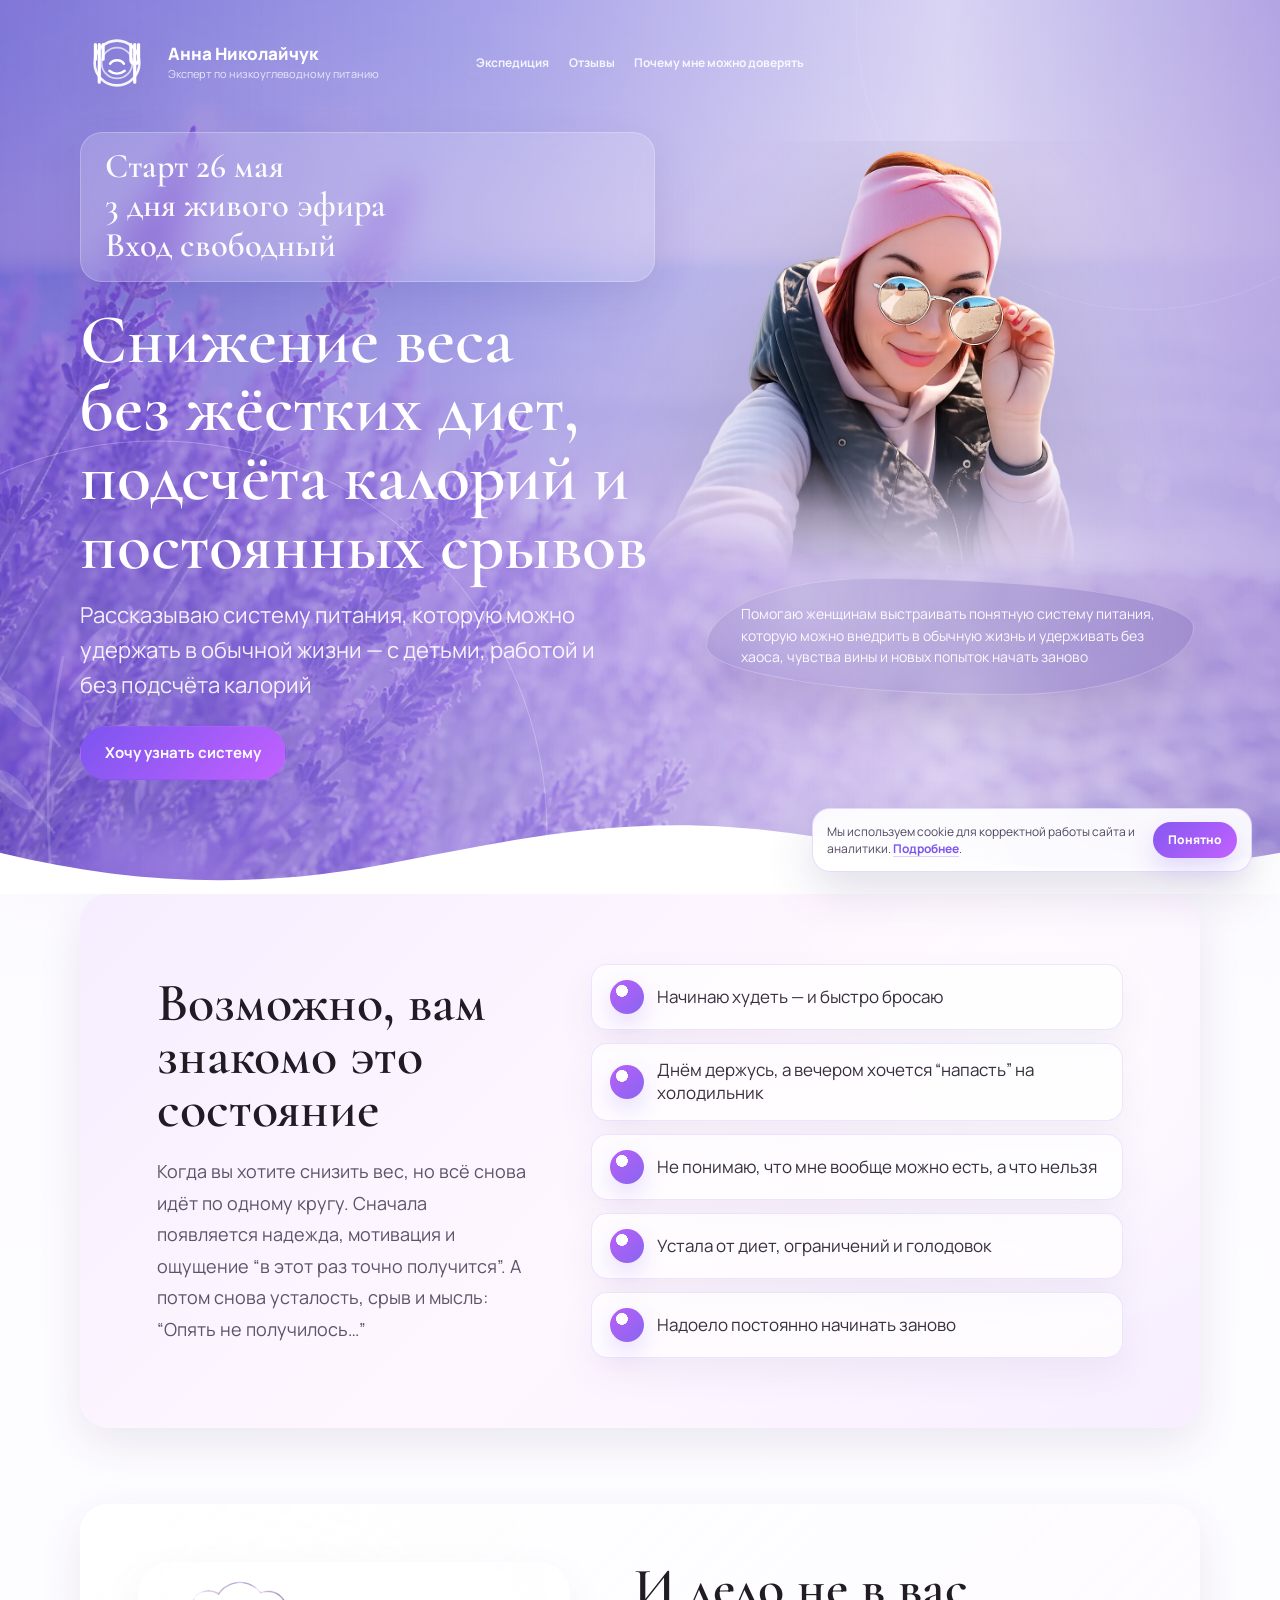
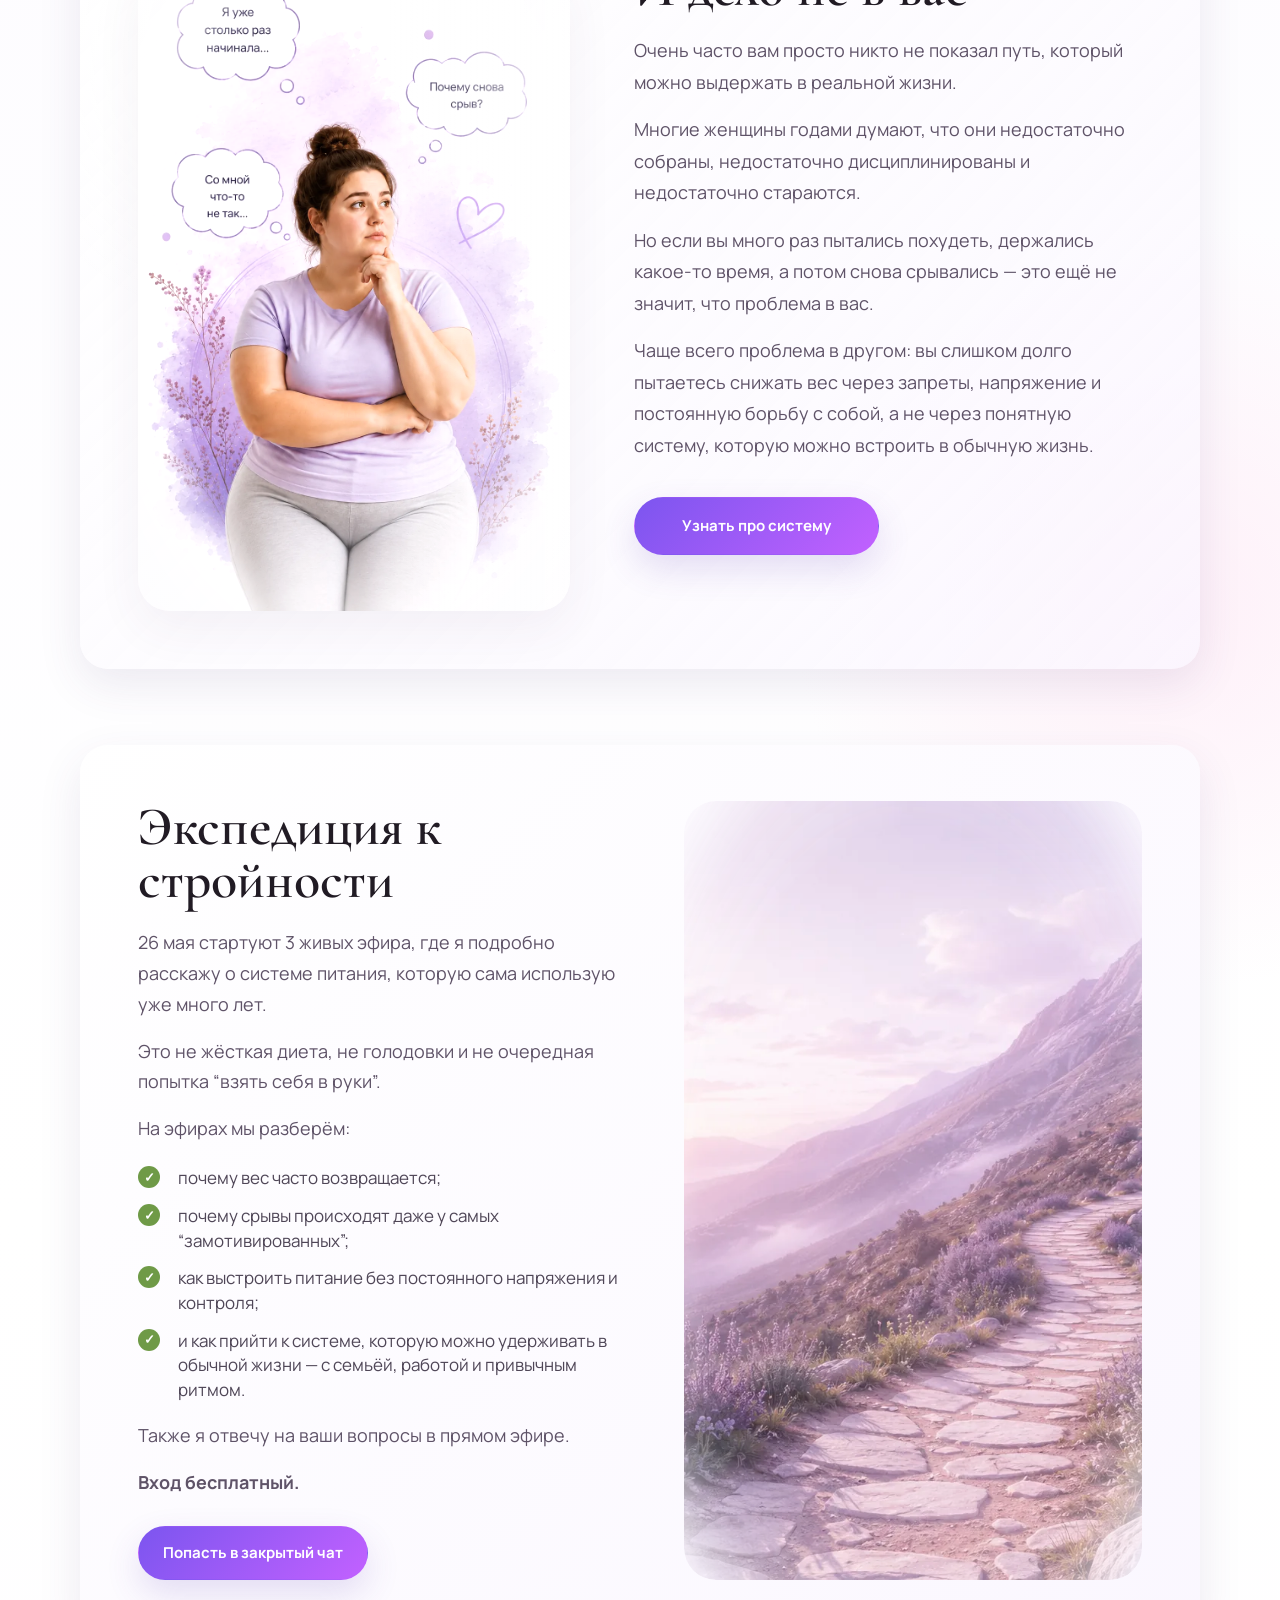
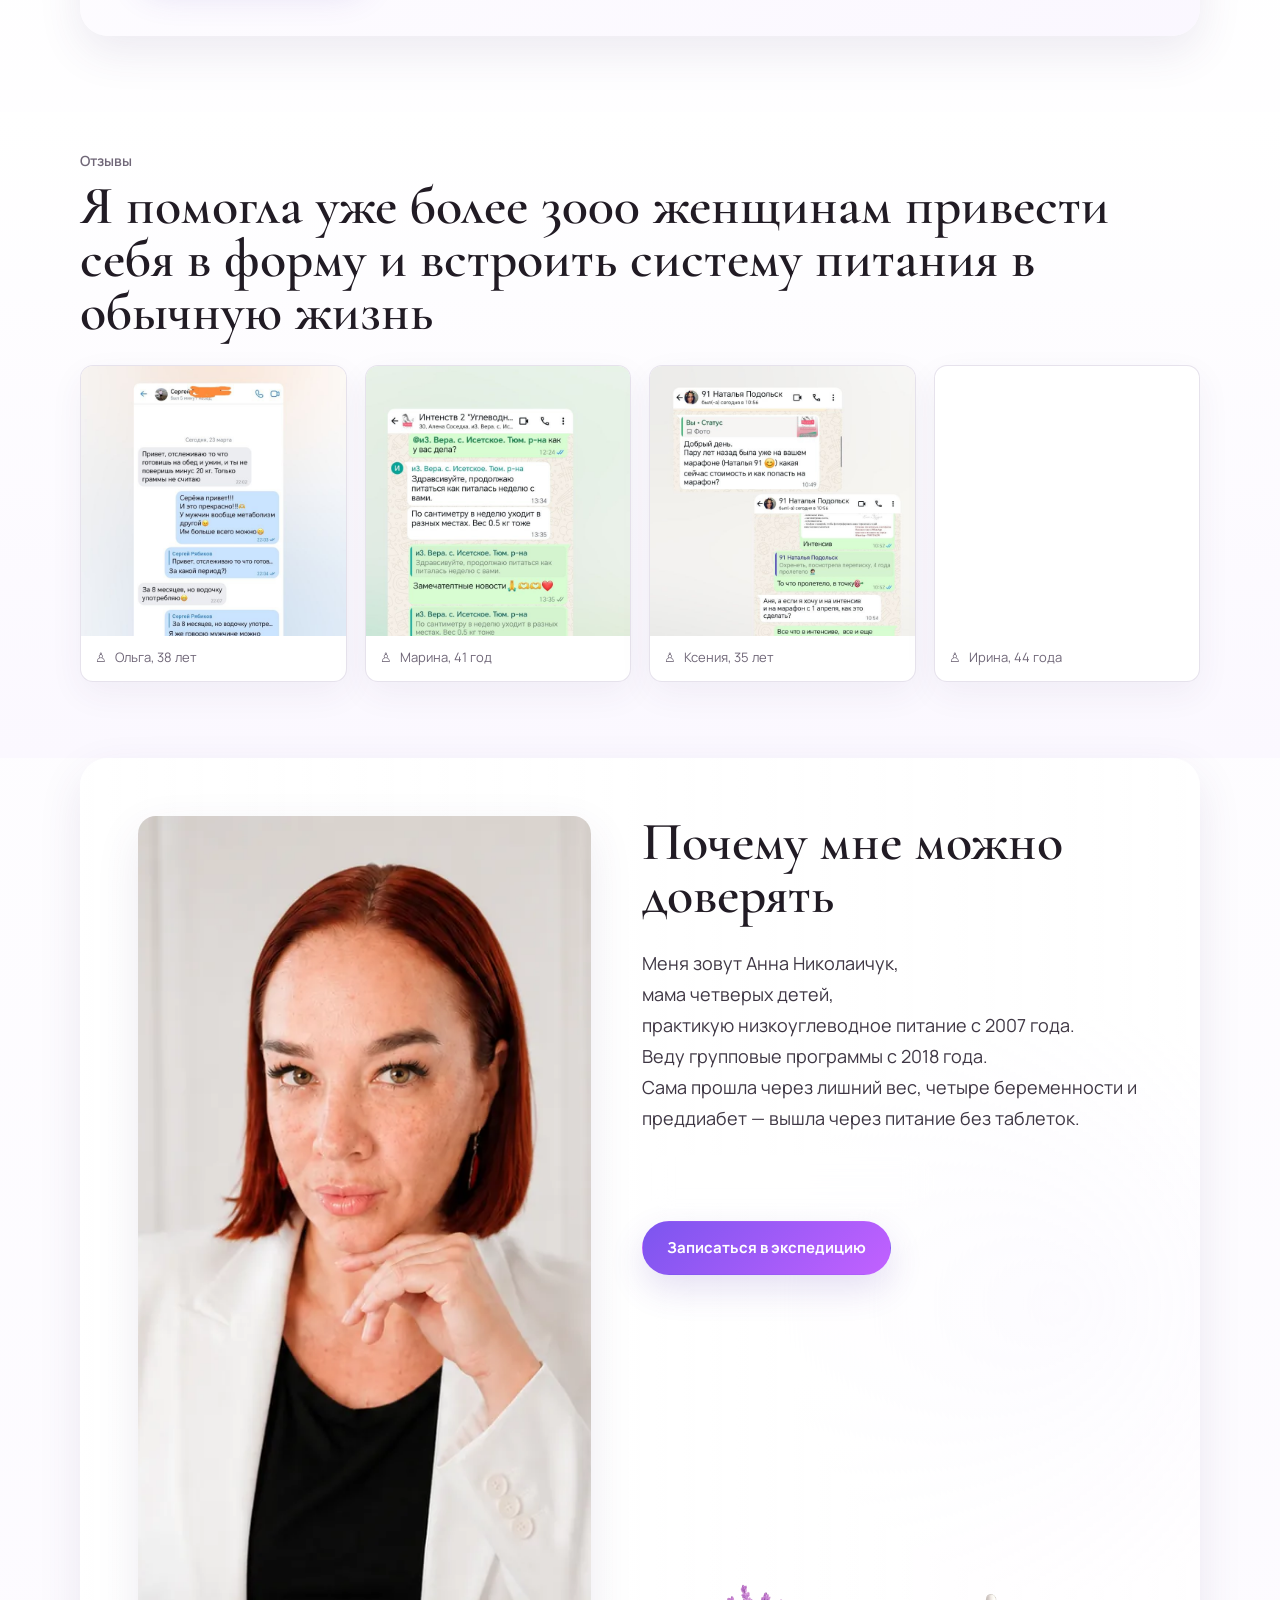
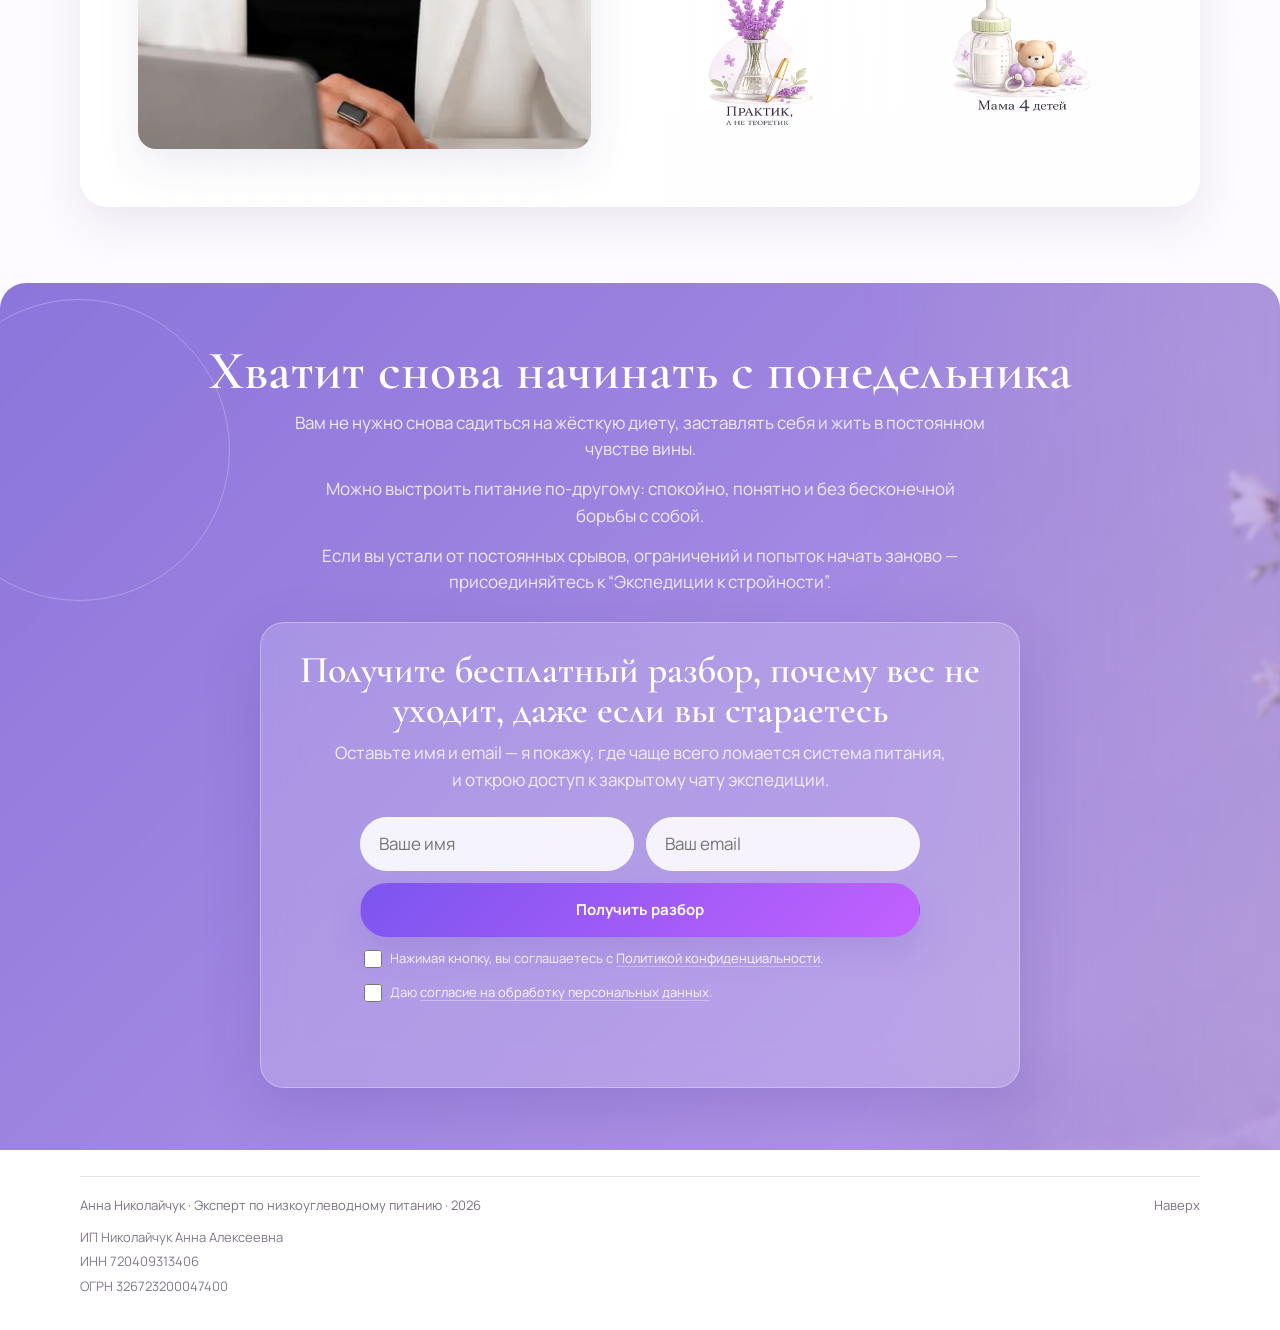
<file: index.html>
<!doctype html>
<html lang="ru">
  <head>
    <meta charset="UTF-8" />
    <meta name="viewport" content="width=device-width, initial-scale=1.0" />
    <meta
      name="description"
      content="Система питания для женщин, которую можно удержать в обычной жизни: без диет, срывов, отдельного меню для семьи и подсчета калорий."
    />
    <title>Анна Николайчук | Худеем без диет и срывов</title>
    <link rel="preconnect" href="https://fonts.googleapis.com" />
    <link rel="preconnect" href="https://fonts.gstatic.com" crossorigin />
    <link
      href="https://fonts.googleapis.com/css2?family=Cormorant+Garamond:wght@500;600;700&family=Manrope:wght@400;500;600;700&display=swap"
      rel="stylesheet"
    />
    <link rel="icon" type="image/svg+xml" href="foto/лого.svg" />
    <!-- Yandex.Metrika counter -->
    <script type="text/javascript">
      (function (m, e, t, r, i, k, a) {
        m[i] =
          m[i] ||
          function () {
            (m[i].a = m[i].a || []).push(arguments);
          };
        m[i].l = 1 * new Date();
        for (var j = 0; j < document.scripts.length; j++) {
          if (document.scripts[j].src === r) {
            return;
          }
        }
        (k = e.createElement(t)),
          (a = e.getElementsByTagName(t)[0]),
          (k.async = 1),
          (k.src = r),
          a.parentNode.insertBefore(k, a);
      })(window, document, "script", "https://mc.yandex.ru/metrika/tag.js?id=109141188", "ym");

      ym(109141188, "init", {
        ssr: true,
        webvisor: true,
        clickmap: true,
        ecommerce: "dataLayer",
        referrer: document.referrer,
        url: location.href,
        accurateTrackBounce: true,
        trackLinks: true,
      });
    </script>
    <!-- /Yandex.Metrika counter -->
    <style>
      :root {
        --bg: #fbf9ff;
        --bg-warm: #fffaf6;
        --panel: rgba(255, 255, 255, 0.74);
        --panel-strong: rgba(255, 255, 255, 0.9);
        --ink: #211b24;
        --muted: #706778;
        --soft: #f2eafd;
        --soft-2: #ece7ff;
        --violet: #7c55ef;
        --violet-2: #c261ff;
        --violet-3: #9f8cff;
        --green: #6f9a47;
        --line: rgba(99, 78, 137, 0.16);
        --white-line: rgba(255, 255, 255, 0.42);
        --shadow: 0 24px 70px rgba(91, 68, 137, 0.16);
        --shadow-soft: 0 16px 44px rgba(79, 58, 121, 0.1);
        --radius: 20px;
        --radius-lg: 28px;
        --container: 1120px;
        --sans: "Manrope", Arial, sans-serif;
        --serif: "Cormorant Garamond", Georgia, serif;
      }

      * {
        box-sizing: border-box;
      }

      html {
        scroll-behavior: smooth;
        scroll-padding-top: 108px;
      }

      body {
        margin: 0;
        min-width: 320px;
        color: var(--ink);
        background:
          radial-gradient(circle at 8% 8%, rgba(160, 129, 252, 0.17), transparent 28rem),
          radial-gradient(circle at 92% 36%, rgba(255, 222, 240, 0.42), transparent 24rem),
          linear-gradient(180deg, #fbf9ff 0%, #fff 46%, #fbf8ff 100%);
        font-family: var(--sans);
        font-size: 17px;
        line-height: 1.55;
        overflow-x: hidden;
      }

      html,
      body,
      .page {
        max-width: 100%;
      }

      img,
      svg {
        display: block;
        max-width: 100%;
      }

      a {
        color: inherit;
        text-decoration: none;
      }

      button,
      input {
        font: inherit;
      }

      .page {
        position: relative;
        overflow: hidden;
      }

      .container {
        width: min(100% - 36px, var(--container));
        margin-inline: auto;
      }

      .section {
        position: relative;
        padding: clamp(44px, 6vw, 76px) 0;
      }

      .section-shell {
        position: relative;
        overflow: hidden;
        border-radius: var(--radius-lg);
        background: linear-gradient(135deg, rgba(255, 255, 255, 0.84), rgba(246, 239, 255, 0.75));
        box-shadow: var(--shadow-soft);
      }

      .section-kicker {
        margin: 0 0 8px;
        color: var(--muted);
        font-size: 14px;
        font-weight: 600;
      }

      h1,
      h2,
      h3,
      p {
        margin-top: 0;
      }

      h1,
      h2 {
        font-family: var(--serif);
        font-weight: 600;
        letter-spacing: 0;
        line-height: 0.98;
      }

      h1 {
        max-width: 660px;
        margin-bottom: 18px;
        color: #fff;
        font-size: clamp(44px, 5.5vw, 70px);
        overflow-wrap: break-word;
        text-wrap: balance;
      }

      h2 {
        margin-bottom: 26px;
        font-size: clamp(34px, 4.4vw, 54px);
        overflow-wrap: break-word;
      }

      h3 {
        margin-bottom: 9px;
        font-size: 19px;
        line-height: 1.25;
      }

      .button {
        --button-bg: rgba(255, 255, 255, 0.22);
        --button-color: #fff;
        display: inline-flex;
        align-items: center;
        justify-content: center;
        gap: 10px;
        max-width: 100%;
        min-height: 54px;
        min-width: 0;
        padding: 15px 24px;
        border: 1px solid rgba(255, 255, 255, 0.4);
        border-radius: 999px;
        color: var(--button-color);
        background: var(--button-bg);
        box-shadow: 0 14px 34px rgba(93, 62, 180, 0.16);
        font-size: 15px;
        font-weight: 700;
        line-height: 1.2;
        overflow-wrap: anywhere;
        text-align: center;
        white-space: normal;
        transition:
          transform 0.25s ease,
          box-shadow 0.25s ease,
          border-color 0.25s ease;
      }

      .button:hover {
        transform: translateY(-3px) scale(1.035);
        box-shadow: 0 18px 44px rgba(93, 62, 180, 0.22);
      }

      .button:active {
        transform: translateY(-1px) scale(1.06);
      }

      .button-primary {
        --button-bg: linear-gradient(135deg, var(--violet), var(--violet-2));
        --button-color: #fff;
        border-color: transparent;
      }

      .button-ghost {
        background: rgba(255, 255, 255, 0.32);
        border-color: rgba(255, 255, 255, 0.72);
        color: #fff;
        backdrop-filter: blur(14px);
      }

      .hero-actions .button-ghost {
        background: rgba(70, 48, 148, 0.34);
        border-color: rgba(255, 255, 255, 0.86);
        box-shadow: 0 18px 42px rgba(50, 35, 110, 0.18);
      }

      .button-blue {
        --button-bg: #2f83c9;
        --button-color: #fff;
        border-color: transparent;
      }

      .button-light {
        --button-bg: #fff;
        --button-color: var(--violet);
        border-color: rgba(124, 85, 239, 0.16);
      }

      .icon {
        position: relative;
        display: inline-grid;
        width: 34px;
        height: 34px;
        place-items: center;
        flex: 0 0 auto;
        border-radius: 50%;
        color: var(--violet);
        background: linear-gradient(135deg, rgba(124, 85, 239, 0.16), rgba(194, 97, 255, 0.08));
      }

      .icon svg {
        width: 19px;
        height: 19px;
        stroke: currentColor;
        stroke-width: 1.8;
        fill: none;
        stroke-linecap: round;
        stroke-linejoin: round;
      }

      .icon img {
        width: 20px;
        height: 20px;
        object-fit: contain;
      }

      .site-header {
        position: absolute;
        inset: 0 0 auto;
        z-index: 50;
        padding: 26px 0;
        color: #fff;
      }

      .header-inner {
        display: grid;
        grid-template-columns: 1fr auto 1fr;
        align-items: center;
        gap: 24px;
      }

      .brand {
        display: inline-grid;
        grid-template-columns: 74px auto;
        align-items: center;
        gap: 14px;
        min-width: 0;
      }

      .brand-mark {
        display: grid;
        place-items: center;
        width: 74px;
        height: 74px;
        border-radius: 0;
        color: #fff;
        filter: drop-shadow(0 12px 22px rgba(67, 46, 120, 0.16));
      }

      .brand-mark svg {
        width: 100%;
        height: 100%;
        overflow: visible;
      }

      .brand-mark svg * {
        vector-effect: non-scaling-stroke;
      }

      .brand-name {
        display: block;
        color: #fff;
        font-weight: 800;
        line-height: 1.2;
      }

      .brand-sub {
        display: block;
        color: rgba(255, 255, 255, 0.78);
        font-size: 11px;
      }

      .nav {
        display: flex;
        align-items: center;
        justify-content: center;
        gap: clamp(10px, 1.5vw, 22px);
        color: rgba(255, 255, 255, 0.88);
        font-size: 12px;
        font-weight: 700;
      }

      .nav a {
        transition: color 0.2s ease;
      }

      .nav a:hover {
        color: #fff;
      }

      .header-cta {
        justify-self: end;
        min-height: 42px;
        padding: 10px 20px;
        font-size: 12px;
      }

      .hero {
        position: relative;
        min-height: 690px;
        padding: 112px 0 92px;
        color: #fff;
        background:
          linear-gradient(90deg, rgba(115, 90, 198, 0.92) 0%, rgba(136, 116, 214, 0.78) 38%, rgba(157, 134, 216, 0.42) 74%, rgba(126, 104, 201, 0.72) 100%),
          radial-gradient(circle at 72% 18%, rgba(255, 255, 255, 0.2), transparent 24rem);
        overflow: hidden;
        border-bottom-left-radius: 0;
        border-bottom-right-radius: 0;
      }

      .hero::before,
      .hero::after {
        content: "";
        position: absolute;
        inset: auto auto 0 0;
        width: 62vw;
        height: 62vw;
        max-width: 780px;
        max-height: 780px;
        border: 1px solid rgba(255, 255, 255, 0.28);
        border-radius: 50%;
        translate: -30% 42%;
        pointer-events: none;
      }

      .hero::after {
        inset: -30% -12% auto auto;
        width: 45vw;
        height: 45vw;
        translate: 0;
        opacity: 0.4;
      }

      .hero-bg {
        position: absolute;
        inset: 0;
        width: 100%;
        height: 100%;
        object-fit: cover;
        object-position: center;
        opacity: 0.72;
        mix-blend-mode: soft-light;
      }

      .hero-wave {
        position: absolute;
        left: 0;
        right: 0;
        bottom: -1px;
        z-index: 4;
        height: clamp(64px, 8vw, 118px);
        color: #fff;
        pointer-events: none;
      }

      .hero-wave svg {
        width: 100%;
        height: 100%;
      }

      .hero-grid {
        position: relative;
        z-index: 2;
        display: grid;
        grid-template-columns: minmax(0, 1fr) minmax(340px, 0.86fr);
        align-items: center;
        gap: clamp(28px, 4vw, 60px);
      }

      .hero-copy {
        max-width: 700px;
        min-width: 0;
        padding-top: 20px;
      }

      .hero-badge {
        display: inline-flex;
        align-items: center;
        gap: 8px;
        max-width: 100%;
        margin-bottom: 32px;
        padding: 10px 16px;
        border: 1px solid rgba(255, 255, 255, 0.22);
        border-radius: 999px;
        color: rgba(255, 255, 255, 0.98);
        background: rgba(255, 255, 255, 0.2);
        font-size: 15px;
        font-weight: 700;
        backdrop-filter: blur(16px);
      }

      .hero-start {
        display: grid;
        gap: 4px;
        width: min(100%, 660px);
        max-width: 660px;
        margin-bottom: 24px;
        padding: 16px 24px 18px;
        border: 1px solid rgba(255, 255, 255, 0.24);
        border-radius: 22px;
        color: rgba(255, 255, 255, 0.96);
        background: rgba(255, 255, 255, 0.16);
        box-shadow: 0 18px 46px rgba(67, 46, 120, 0.12);
        font-family: var(--serif);
        font-size: clamp(25px, 2.7vw, 38px);
        font-weight: 600;
        line-height: 1.02;
        backdrop-filter: blur(16px);
      }

      .hero-badge svg {
        width: 16px;
        height: 16px;
        fill: none;
        stroke: currentColor;
        stroke-width: 2;
      }

      .hero-lead {
        max-width: 520px;
        margin-bottom: 24px;
        color: rgba(255, 255, 255, 0.9);
        font-size: clamp(17px, 2vw, 22px);
        line-height: 1.58;
      }

      .hero-actions {
        display: flex;
        flex-wrap: wrap;
        gap: 16px;
        margin-bottom: 22px;
      }

      .hero-note {
        margin: 0;
        color: rgba(255, 255, 255, 0.78);
        font-size: 14px;
      }

      .hero-person {
        position: relative;
        min-height: 560px;
      }

      .hero-person::before,
      .hero-person::after {
        content: "";
        display: none;
      }

      .hero-person img {
        position: absolute;
        right: -44px;
        top: -36px;
        bottom: auto;
        width: min(690px, 53vw);
        height: auto;
        border-radius: 0;
        object-fit: contain;
        object-position: center bottom;
        max-width: none;
        opacity: 1;
        z-index: 1;
        filter: drop-shadow(0 34px 70px rgba(54, 41, 88, 0.28));
        -webkit-mask-image: linear-gradient(to bottom, #000 0 58%, rgba(0, 0, 0, 0.88) 70%, rgba(0, 0, 0, 0.34) 82%, transparent 96%);
        mask-image: linear-gradient(to bottom, #000 0 58%, rgba(0, 0, 0, 0.88) 70%, rgba(0, 0, 0, 0.34) 82%, transparent 96%);
        transition: transform 0.8s cubic-bezier(.2,.8,.2,1), filter 0.8s ease;
      }

      .hero-photo-note {
        position: absolute;
        right: 6px;
        bottom: 42px;
        z-index: 3;
        max-width: 510px;
        margin: 0;
        padding: 24px 34px 26px;
        border: 1px solid rgba(255, 255, 255, 0.26);
        border-radius: 34% 66% 38% 62% / 58% 42% 58% 42%;
        color: rgba(255, 255, 255, 0.94);
        background:
          radial-gradient(circle at 18% 18%, rgba(255, 255, 255, 0.24), transparent 9rem),
          rgba(68, 49, 143, 0.2);
        box-shadow: 0 22px 54px rgba(54, 41, 88, 0.16);
        font-size: 14px;
        line-height: 1.56;
        backdrop-filter: blur(16px);
      }

      .hero-person:hover img {
        transform: translateY(-6px) scale(1.018);
        filter: drop-shadow(0 42px 82px rgba(54, 41, 88, 0.33));
      }

      .benefit-stack {
        display: none;
        position: absolute;
        z-index: 3;
        right: -4px;
        top: 82px;
        gap: 12px;
        width: 210px;
      }

      .benefit-card {
        display: grid;
        grid-template-columns: 42px 1fr;
        align-items: center;
        gap: 12px;
        padding: 15px 16px;
        border: 1px solid rgba(255, 255, 255, 0.18);
        border-radius: 13px;
        background: rgba(255, 255, 255, 0.17);
        color: rgba(255, 255, 255, 0.94);
        font-size: 13px;
        line-height: 1.32;
        backdrop-filter: blur(14px);
      }

      .benefit-card .icon {
        color: #fff;
        background: rgba(255, 255, 255, 0.13);
        border: 1px solid rgba(255, 255, 255, 0.42);
      }

      .lavender-left {
        position: absolute;
        left: -36px;
        bottom: 0;
        width: 170px;
        opacity: 0.46;
        filter: saturate(0.9);
      }

      .results {
        padding-top: 38px;
        background: linear-gradient(180deg, #fff 0%, #fbf8ff 100%);
      }

      .results-grid {
        display: grid;
        grid-template-columns: repeat(4, minmax(0, 1fr));
        gap: 18px;
        max-width: none;
      }

      .results-layout {
        display: block;
      }

      .testimonial-card {
        appearance: none;
        display: block;
        overflow: hidden;
        width: 100%;
        min-height: 270px;
        padding: 0;
        border: 1px solid var(--line);
        border-radius: 13px;
        background: rgba(255, 255, 255, 0.88);
        box-shadow: 0 12px 34px rgba(72, 54, 102, 0.06);
        color: inherit;
        cursor: zoom-in;
        text-align: left;
        transition:
          transform 0.25s ease,
          box-shadow 0.25s ease,
          border-color 0.25s ease;
      }

      .testimonial-card:hover,
      .testimonial-card:focus-visible {
        transform: translateY(-4px);
        border-color: rgba(124, 85, 239, 0.32);
        box-shadow: 0 18px 46px rgba(72, 54, 102, 0.14);
        outline: none;
      }

      .testimonial-shot {
        width: 100%;
        height: 270px;
        object-fit: cover;
        object-position: top center;
      }

      .testimonial-caption {
        display: flex;
        align-items: center;
        gap: 8px;
        padding: 11px 14px 14px;
        color: var(--muted);
        font-size: 13px;
      }

      .review-modal {
        position: fixed;
        inset: 0;
        z-index: 100;
        display: grid;
        place-items: center;
        padding: 22px;
        background: rgba(31, 22, 48, 0.72);
        opacity: 0;
        pointer-events: none;
        transition: opacity 0.22s ease;
        backdrop-filter: blur(12px);
      }

      .review-modal.is-open {
        opacity: 1;
        pointer-events: auto;
      }

      .review-modal-card {
        position: relative;
        display: grid;
        max-width: min(94vw, 760px);
        max-height: min(92vh, 980px);
        border-radius: 22px;
        background: #fff;
        box-shadow: 0 28px 90px rgba(11, 8, 20, 0.34);
        overflow: hidden;
      }

      .review-modal-card img {
        max-width: 100%;
        max-height: 86vh;
        object-fit: contain;
        background: #fff;
      }

      .review-modal-close {
        position: absolute;
        top: 12px;
        right: 12px;
        display: grid;
        width: 38px;
        height: 38px;
        place-items: center;
        border: 0;
        border-radius: 50%;
        color: #fff;
        background: rgba(33, 27, 36, 0.58);
        cursor: pointer;
      }

      .review-modal-close::before,
      .review-modal-close::after {
        content: "";
        position: absolute;
        width: 16px;
        height: 2px;
        border-radius: 999px;
        background: currentColor;
      }

      .review-modal-close::before { transform: rotate(45deg); }
      .review-modal-close::after { transform: rotate(-45deg); }

      .testimonial-head {
        display: grid;
        grid-template-columns: 38px 1fr;
        gap: 11px;
        align-items: start;
        margin-bottom: 13px;
      }

      .testimonial-head img {
        width: 38px;
        height: 38px;
        border-radius: 50%;
        object-fit: cover;
      }

      .testimonial-card p {
        margin-bottom: 15px;
        color: #3f3745;
        font-size: 14px;
        line-height: 1.62;
      }

      .person-line {
        display: flex;
        align-items: center;
        gap: 8px;
        margin-top: auto;
        color: var(--muted);
        font-size: 13px;
      }

      .person-line .mini {
        display: inline-grid;
        width: 23px;
        height: 23px;
        place-items: center;
        border-radius: 50%;
        color: var(--violet);
        background: rgba(124, 85, 239, 0.12);
      }

      .recognize {
        padding: 0;
      }

      .recognize-shell {
        padding: clamp(44px, 6vw, 70px) clamp(20px, 6vw, 84px);
        background:
          radial-gradient(circle at 87% 30%, rgba(255, 255, 255, 0.72), transparent 18rem),
          linear-gradient(135deg, #f6eefe, #fff7ff 52%, #f7efff);
      }

      .recognize-grid {
        display: grid;
        grid-template-columns: minmax(250px, 0.82fr) minmax(280px, 1.18fr);
        align-items: center;
        gap: clamp(28px, 5vw, 72px);
      }

      .check-list,
      .plain-list {
        display: grid;
        gap: 14px;
        padding: 0;
        margin: 0;
        list-style: none;
      }

      .check-list li,
      .plain-list li {
        display: grid;
        grid-template-columns: 23px 1fr;
        gap: 10px;
        align-items: start;
        color: #625768;
        font-size: 14px;
      }

      .check-list li::before,
      .plain-list li::before {
        content: "";
        width: 18px;
        height: 18px;
        margin-top: 2px;
        border-radius: 50%;
        background:
          linear-gradient(135deg, rgba(124, 85, 239, 0.12), rgba(124, 85, 239, 0.22)),
          url("data:image/svg+xml,%3Csvg xmlns='http://www.w3.org/2000/svg' width='18' height='18' viewBox='0 0 18 18'%3E%3Cpath d='M5.3 9.1 7.5 11.3 12.8 6' fill='none' stroke='%237c55ef' stroke-width='1.8' stroke-linecap='round' stroke-linejoin='round'/%3E%3C/svg%3E")
            center/18px 18px no-repeat;
      }

      .recognize-copy {
        max-width: 560px;
      }

      .recognize-copy h2 {
        margin-bottom: 20px;
      }

      .recognize-copy p,
      .support-text p {
        color: #5f5368;
        font-size: clamp(16px, 1.7vw, 18px);
        line-height: 1.75;
      }

      .recognize-copy p {
        margin: 0;
      }

      .emotion-list {
        display: grid;
        gap: 13px;
        padding: 0;
        margin: 0;
        list-style: none;
      }

      .emotion-list li {
        position: relative;
        display: grid;
        grid-template-columns: 34px 1fr;
        gap: 13px;
        align-items: center;
        min-height: 62px;
        padding: 15px 18px;
        border: 1px solid rgba(124, 85, 239, 0.14);
        border-radius: 16px;
        color: #372f3d;
        font-size: clamp(15px, 1.5vw, 17px);
        line-height: 1.35;
        background: rgba(255, 255, 255, 0.72);
        box-shadow: 0 16px 36px rgba(86, 64, 124, 0.07);
        transition:
          transform 0.28s ease,
          border-color 0.28s ease,
          box-shadow 0.28s ease;
      }

      .emotion-list li:hover {
        transform: translateY(-4px);
        border-color: rgba(124, 85, 239, 0.28);
        box-shadow: 0 22px 46px rgba(86, 64, 124, 0.11);
      }

      .emotion-list li::before {
        content: "";
        width: 34px;
        height: 34px;
        border-radius: 50%;
        background:
          radial-gradient(circle at 35% 32%, #ffffff 0 18%, transparent 19%),
          linear-gradient(135deg, rgba(181, 87, 247, 0.95), rgba(124, 85, 239, 0.9));
        box-shadow: 0 10px 24px rgba(124, 85, 239, 0.2);
      }

      .transform-visual {
        position: relative;
        min-height: 280px;
        display: grid;
        grid-template-columns: 1fr 60px 1fr;
        align-items: center;
        gap: 18px;
      }

      .scribble {
        width: min(210px, 31vw);
        aspect-ratio: 1;
      }

      .scribble path {
        fill: none;
        stroke: var(--violet-3);
        stroke-width: 2.2;
        opacity: 0.78;
      }

      .arrow-line {
        color: var(--violet-3);
        font-size: 42px;
        text-align: center;
      }

      .lotus-wrap {
        position: relative;
        display: grid;
        min-height: 290px;
        place-items: center;
        align-content: center;
        gap: 18px;
      }

      .lotus-wrap::before {
        content: "";
        position: absolute;
        width: 305px;
        max-width: 48vw;
        aspect-ratio: 1;
        border: 1px solid rgba(255, 255, 255, 0.8);
        border-radius: 50%;
      }

      .lotus {
        width: 112px;
        color: #ad8dff;
        filter: drop-shadow(0 10px 22px rgba(124, 85, 239, 0.15));
      }

      .lotus-message {
        position: relative;
        right: auto;
        bottom: auto;
        max-width: 180px;
        text-align: center;
      }

      .lotus-message strong {
        display: block;
        font-family: var(--serif);
        font-size: 30px;
        line-height: 1.05;
      }

      .old-way .section-shell {
        padding: clamp(34px, 5vw, 58px) clamp(20px, 5vw, 58px);
        background:
          radial-gradient(circle at 16% 18%, rgba(255, 255, 255, 0.78), transparent 18rem),
          linear-gradient(135deg, rgba(255, 255, 255, 0.94), rgba(250, 246, 255, 0.72));
      }

      .support-layout {
        display: grid;
        grid-template-columns: minmax(260px, 0.92fr) minmax(280px, 1.08fr);
        gap: clamp(26px, 5vw, 70px);
        align-items: stretch;
      }

      .support-card {
        position: relative;
        min-height: clamp(430px, 42vw, 620px);
        border-radius: 32px;
        overflow: hidden;
        background: transparent;
        border: 0;
        box-shadow: 0 18px 48px rgba(78, 58, 110, 0.06);
      }

      .support-card::before,
      .support-card::after {
        content: "";
        position: absolute;
        border-radius: 999px;
        pointer-events: none;
      }

      .support-card::before {
        inset: 0;
        width: auto;
        height: auto;
        background:
          linear-gradient(90deg, rgba(255, 255, 255, 0) 0 58%, rgba(255, 255, 255, 0.58) 100%),
          radial-gradient(ellipse at center, transparent 0 58%, rgba(255, 255, 255, 0.48) 100%);
        border-radius: 0;
        z-index: 1;
      }

      .support-card::after {
        display: none;
      }

      .support-image {
        display: block;
        width: 100%;
        height: 100%;
        min-height: clamp(430px, 42vw, 620px);
        object-fit: contain;
        object-position: left center;
        filter: saturate(0.82) brightness(1.06);
        -webkit-mask-image: radial-gradient(ellipse at center, #000 0 67%, rgba(0, 0, 0, 0.72) 82%, transparent 100%);
        mask-image: radial-gradient(ellipse at center, #000 0 67%, rgba(0, 0, 0, 0.72) 82%, transparent 100%);
      }

      .support-copy h2 {
        margin-bottom: 20px;
      }

      .support-text {
        display: grid;
        gap: 16px;
        margin-bottom: 28px;
      }

      .support-text p {
        margin: 0;
      }

      .support-copy .button {
        min-width: 245px;
        min-height: 58px;
        margin-top: 8px;
        padding-inline: 34px;
      }

      .old-grid {
        display: grid;
        grid-template-columns: repeat(4, 1fr);
        gap: 18px;
        max-width: 820px;
      }

      .old-card,
      .trust-stat,
      .start-card {
        position: relative;
        border: 1px solid var(--line);
        border-radius: 13px;
        background: rgba(255, 255, 255, 0.7);
        box-shadow: 0 12px 34px rgba(72, 54, 102, 0.06);
      }

      .old-card {
        min-height: 105px;
        padding: 18px 18px 16px;
        cursor: pointer;
        transform-origin: center;
        overflow: hidden;
        transition:
          min-height 0.35s ease,
          padding 0.35s ease,
          transform 0.35s cubic-bezier(.2,.8,.2,1),
          border-color 0.35s ease,
          background 0.35s ease,
          box-shadow 0.35s ease;
        will-change: transform;
      }

      .old-card:hover {
        transform: translateY(-6px) scale(1.045);
        border-color: rgba(124, 85, 239, 0.24);
        background: rgba(255, 255, 255, 0.9);
        box-shadow: 0 22px 48px rgba(72, 54, 102, 0.13);
        z-index: 2;
      }

      .old-card.is-active {
        min-height: 178px;
        padding: 22px 20px 20px;
        transform: translateY(-10px) scale(1.11);
        border-color: rgba(124, 85, 239, 0.36);
        background: #fff;
        box-shadow: 0 30px 70px rgba(72, 54, 102, 0.2);
        z-index: 4;
      }

      .old-card:focus-visible {
        outline: 3px solid rgba(124, 85, 239, 0.35);
        outline-offset: 4px;
      }

      .old-num {
        display: flex;
        align-items: center;
        gap: 8px;
        margin-bottom: 13px;
        font-size: 19px;
        font-weight: 600;
      }

      .old-card p {
        margin: 0;
        color: #5e5363;
        font-size: 13px;
        line-height: 1.45;
      }

      .old-detail {
        display: block;
        max-height: 0;
        margin-top: 0;
        color: #81748b;
        font-size: 12px;
        line-height: 1.55;
        opacity: 0;
        transform: translateY(8px);
        transition:
          max-height 0.35s ease,
          margin-top 0.35s ease,
          opacity 0.3s ease,
          transform 0.35s ease;
      }

      .old-card.is-active .old-detail {
        max-height: 110px;
        margin-top: 10px;
        opacity: 1;
        transform: translateY(0);
      }

      .food-float {
        position: absolute;
        right: -18px;
        top: -28px;
        width: clamp(180px, 24vw, 290px);
        aspect-ratio: 1.2;
        object-fit: cover;
        border-radius: 50%;
        box-shadow: 0 22px 54px rgba(68, 58, 79, 0.18);
        transform: rotate(-4deg);
      }

      .new-way {
        padding-top: 0;
      }

      .new-shell {
        padding: clamp(34px, 5vw, 56px) clamp(20px, 5vw, 58px);
        background: linear-gradient(135deg, rgba(255, 255, 255, 0.92), rgba(250, 246, 255, 0.88));
      }

      .new-layout {
        display: grid;
        grid-template-columns: minmax(260px, 1fr) minmax(260px, 0.95fr);
        align-items: stretch;
        gap: clamp(26px, 5vw, 78px);
      }

      .program-copy {
        max-width: 690px;
      }

      .program-copy h2 {
        margin-bottom: 20px;
      }

      .program-copy p {
        margin: 0 0 16px;
        color: #5f5368;
        font-size: clamp(16px, 1.7vw, 18px);
        line-height: 1.72;
      }

      .program-copy .button {
        margin-top: 12px;
      }

      .green-list {
        display: grid;
        gap: 13px;
        padding: 0;
        margin: 22px 0 18px;
        list-style: none;
      }

      .green-list li {
        display: grid;
        grid-template-columns: 28px 1fr;
        gap: 12px;
        align-items: start;
        color: #4f4657;
        font-size: clamp(15px, 1.5vw, 17px);
        line-height: 1.45;
      }

      .green-list li::before {
        content: "✓";
        display: grid;
        width: 22px;
        height: 22px;
        place-items: center;
        border-radius: 50%;
        color: #fff;
        background: var(--green);
        font-size: 13px;
        font-weight: 800;
      }

      .leaves-row {
        display: grid;
        min-height: 100%;
        align-items: stretch;
      }

      .leaves-row img {
        width: 100%;
        height: 100%;
        min-height: 100%;
        margin-inline: auto;
        border-radius: 32px;
        opacity: 0.95;
        object-fit: cover;
        object-position: center;
        box-shadow: 0 18px 48px rgba(79, 58, 121, 0.1);
        -webkit-mask-image: radial-gradient(ellipse at center, #000 0 66%, rgba(0, 0, 0, 0.72) 82%, transparent 100%);
        mask-image: radial-gradient(ellipse at center, #000 0 66%, rgba(0, 0, 0, 0.72) 82%, transparent 100%);
      }

      .leaf {
        width: 45px;
        height: 26px;
        border-radius: 100% 0 100% 0;
        background: linear-gradient(135deg, #b8c889, #566c48);
        transform: rotate(var(--r, -18deg));
        box-shadow: inset 8px -6px 12px rgba(255, 255, 255, 0.26);
      }

      .leaf:nth-child(2) {
        --r: 18deg;
        width: 36px;
        background: linear-gradient(135deg, #d0dda2, #798f57);
      }

      .leaf:nth-child(3) {
        --r: -28deg;
        width: 52px;
      }

      .leaf:nth-child(4) {
        --r: 26deg;
        width: 34px;
        background: linear-gradient(135deg, #c9d999, #66784e);
      }

      .trust {
        padding-top: 0;
      }

      .trust-shell {
        min-height: 620px;
        padding: clamp(32px, 5vw, 58px) clamp(20px, 5vw, 58px);
        background:
          linear-gradient(90deg, rgba(255, 255, 255, 0.92), rgba(255, 255, 255, 0.76)),
          radial-gradient(circle at 88% 52%, rgba(216, 194, 255, 0.28), transparent 18rem);
      }

      .trust-layout {
        display: grid;
        grid-template-columns: minmax(430px, 0.95fr) minmax(0, 1.05fr);
        align-items: stretch;
        gap: clamp(28px, 4vw, 54px);
      }

      .trust-photo {
        grid-row: 1 / span 2;
        align-self: stretch;
        width: 100%;
        height: 100%;
        min-height: 560px;
        border-radius: 18px;
        object-fit: cover;
        object-position: center;
        box-shadow: var(--shadow-soft);
        transition:
          transform 0.55s cubic-bezier(.2,.8,.2,1),
          box-shadow 0.55s ease;
      }

      .trust-photo:hover {
        transform: scale(1.018);
        box-shadow: 0 32px 78px rgba(67, 46, 120, 0.2);
      }

      .trust-copy p {
        max-width: 560px;
        margin-bottom: 22px;
        color: #3f3744;
        font-size: clamp(16px, 1.45vw, 18px);
        line-height: 1.72;
      }

      .trust-copy p span {
        display: block;
      }

      .trust-actions {
        display: flex;
        flex-wrap: wrap;
        gap: 12px;
        margin-top: 20px;
      }

      .trust-actions .button-ghost {
        color: var(--violet);
        background: rgba(124, 85, 239, 0.08);
        border-color: rgba(124, 85, 239, 0.22);
      }

      .trust-stats {
        grid-column: 2;
        grid-row: 2;
        display: grid;
        grid-template-columns: repeat(2, minmax(220px, 1fr));
        gap: 20px 26px;
        align-items: start;
        margin-top: 22px;
      }

      .trust-stat {
        display: grid;
        justify-items: center;
        gap: 0;
        min-height: 190px;
        padding: 0;
        border: 0;
        background: transparent;
        box-shadow: none;
        font-size: 15px;
        font-weight: 600;
        line-height: 1.2;
        text-align: center;
      }

      .stat-art {
        width: min(100%, 270px);
        height: 190px;
        border-radius: 20px;
        object-fit: contain;
        object-position: center;
        box-shadow: none;
        image-rendering: auto;
      }

      .trust-side {
        grid-column: 3;
        grid-row: 1;
        width: 100%;
        height: 100%;
        min-height: 360px;
        border-radius: 20px;
        object-fit: cover;
        object-position: center;
        mix-blend-mode: multiply;
        -webkit-mask-image: radial-gradient(ellipse at center, #000 0 62%, rgba(0, 0, 0, 0.74) 76%, transparent 94%);
        mask-image: radial-gradient(ellipse at center, #000 0 62%, rgba(0, 0, 0, 0.74) 76%, transparent 94%);
      }

      .fit {
        padding-top: 0;
      }

      .fit-shell {
        padding: clamp(34px, 5vw, 55px) clamp(20px, 5vw, 58px);
      }

      .fit-row {
        display: grid;
        grid-template-columns: repeat(4, 1fr) 240px;
        align-items: center;
        gap: clamp(18px, 3vw, 42px);
      }

      .fit-item {
        display: grid;
        gap: 10px;
        justify-items: start;
        color: #3e3544;
        font-size: 14px;
      }

      .fit-food {
        width: 220px;
        aspect-ratio: 1.12;
        object-fit: cover;
        border-radius: 50%;
        box-shadow: var(--shadow-soft);
      }

      .start {
        padding-top: 0;
      }

      .start-grid {
        display: grid;
        grid-template-columns: repeat(3, 1fr);
        gap: 18px;
      }

      .start-card {
        display: flex;
        flex-direction: column;
        min-height: 210px;
        padding: 25px 24px;
      }

      .testimonial-card,
      .trust-stat,
      .start-card,
      .fit-item {
        transition:
          transform 0.32s cubic-bezier(.2,.8,.2,1),
          box-shadow 0.32s ease,
          border-color 0.32s ease,
          background 0.32s ease;
      }

      .testimonial-card:hover,
      .trust-stat:hover,
      .start-card:hover,
      .fit-item:hover {
        transform: translateY(-5px) scale(1.02);
      }

      .start-card .card-head {
        display: grid;
        grid-template-columns: 46px 1fr;
        gap: 14px;
        align-items: center;
        margin-bottom: 16px;
      }

      .start-card p {
        min-height: 44px;
        margin-bottom: 19px;
        color: #5d5365;
        font-size: 14px;
        line-height: 1.45;
      }

      .start-card > .button {
        align-self: center;
        margin-top: auto;
      }

      .email-form {
        display: grid;
        gap: 10px;
        margin-top: auto;
      }

      .email-form input {
        width: 100%;
        height: 38px;
        padding: 0 13px;
        border: 1px solid rgba(99, 78, 137, 0.18);
        border-radius: 6px;
        color: var(--ink);
        background: rgba(255, 255, 255, 0.82);
        font-size: 13px;
      }

      .security-note {
        display: flex;
        align-items: center;
        justify-content: center;
        gap: 7px;
        margin: 18px 0 0;
        color: #81788a;
        font-size: 12px;
      }

      .final {
        position: relative;
        overflow: hidden;
        scroll-margin-top: 92px;
        padding: clamp(42px, 5vw, 62px) 0;
        color: #fff;
        background:
          linear-gradient(135deg, rgba(130, 105, 216, 0.92), rgba(166, 132, 227, 0.82)),
          radial-gradient(circle at 15% 70%, rgba(255, 255, 255, 0.2), transparent 22rem);
        border-top-left-radius: 26px;
        border-top-right-radius: 26px;
      }

      .final::before {
        content: "";
        position: absolute;
        left: -72px;
        top: 16px;
        width: 300px;
        aspect-ratio: 1;
        border: 1px solid rgba(255, 255, 255, 0.25);
        border-radius: 50%;
      }

      .final-content {
        position: relative;
        z-index: 2;
        max-width: 880px;
        margin-inline: auto;
        text-align: center;
      }

      .final-content.reveal {
        opacity: 1;
        transform: none;
      }

      .final-actions {
        display: flex;
        flex-wrap: wrap;
        justify-content: center;
        gap: 14px;
      }

      .final-content h2 {
        margin-bottom: 12px;
        color: #fff;
      }

      .final-content p {
        margin: 0 auto 14px;
        max-width: 690px;
        color: rgba(255, 255, 255, 0.84);
      }

      .final-content p:last-of-type {
        margin-bottom: 24px;
      }

      .lead-magnet {
        max-width: 760px;
        margin: 26px auto 0;
        padding: clamp(18px, 3vw, 28px);
        border: 1px solid rgba(255, 255, 255, 0.3);
        border-radius: 24px;
        background: rgba(255, 255, 255, 0.16);
        box-shadow: 0 20px 58px rgba(62, 42, 132, 0.18);
        backdrop-filter: blur(18px);
      }

      .lead-magnet h3 {
        margin-bottom: 10px;
        color: #fff;
        font-family: var(--serif);
        font-size: clamp(27px, 3vw, 38px);
        font-weight: 600;
        line-height: 1.05;
      }

      .lead-magnet p {
        max-width: 620px;
      }

      .lead-form {
        display: grid;
        gap: 12px;
        max-width: 560px;
        margin: 22px auto 0;
      }

      .lead-form-row {
        display: grid;
        grid-template-columns: repeat(2, minmax(0, 1fr));
        gap: 12px;
      }

      .lead-form input[type="text"],
      .lead-form input[type="email"] {
        width: 100%;
        min-height: 54px;
        padding: 0 18px;
        border: 1px solid rgba(255, 255, 255, 0.36);
        border-radius: 999px;
        color: var(--ink);
        background: rgba(255, 255, 255, 0.88);
        box-shadow: inset 0 1px 0 rgba(255, 255, 255, 0.46);
        font: inherit;
        outline: none;
        transition:
          border-color 0.22s ease,
          box-shadow 0.22s ease;
      }

      .lead-form input:focus {
        border-color: rgba(255, 255, 255, 0.78);
        box-shadow:
          0 0 0 4px rgba(255, 255, 255, 0.18),
          inset 0 1px 0 rgba(255, 255, 255, 0.56);
      }

      .lead-consent {
        display: grid;
        grid-template-columns: 20px 1fr;
        gap: 10px;
        align-items: start;
        color: rgba(255, 255, 255, 0.86);
        font-size: 13px;
        line-height: 1.45;
        text-align: left;
      }

      .lead-consent a {
        color: rgba(255, 255, 255, 0.92);
        text-decoration: underline;
        text-decoration-color: rgba(255, 255, 255, 0.34);
        text-underline-offset: 3px;
      }

      .lead-consent a:hover {
        color: #fff;
        text-decoration-color: rgba(255, 255, 255, 0.72);
      }

      .lead-consent input {
        width: 18px;
        height: 18px;
        margin-top: 1px;
        accent-color: var(--violet-2);
      }

      .lead-form-status {
        min-height: 18px;
        margin: 0;
        color: rgba(255, 255, 255, 0.88);
        font-size: 13px;
      }

      .chat-choice {
        position: fixed;
        inset: 0;
        z-index: 110;
        display: grid;
        place-items: center;
        padding: 22px;
        background: rgba(39, 26, 62, 0.54);
        opacity: 0;
        pointer-events: none;
        transition: opacity 0.24s ease;
        backdrop-filter: blur(14px);
      }

      .chat-choice.is-visible {
        opacity: 1;
        pointer-events: auto;
      }

      .chat-choice-card {
        position: relative;
        width: min(100%, 560px);
        padding: clamp(24px, 4vw, 36px);
        border: 1px solid rgba(255, 255, 255, 0.34);
        border-radius: 28px;
        color: #fff;
        background:
          radial-gradient(circle at 14% 18%, rgba(255, 255, 255, 0.22), transparent 12rem),
          linear-gradient(135deg, rgba(124, 85, 239, 0.94), rgba(194, 97, 255, 0.88));
        box-shadow: 0 28px 90px rgba(44, 30, 73, 0.34);
        text-align: center;
      }

      .chat-choice h3 {
        margin-bottom: 8px;
        color: #fff;
        font-family: var(--serif);
        font-size: clamp(25px, 2.6vw, 34px);
        font-weight: 600;
      }

      .chat-choice p {
        margin-bottom: 16px;
      }

      .chat-choice-actions {
        display: grid;
        grid-template-columns: repeat(2, minmax(0, 1fr));
        gap: 12px;
      }

      .chat-choice-close {
        position: absolute;
        top: 12px;
        right: 12px;
        display: grid;
        width: 36px;
        height: 36px;
        place-items: center;
        border: 1px solid rgba(255, 255, 255, 0.26);
        border-radius: 50%;
        color: #fff;
        background: rgba(255, 255, 255, 0.12);
        cursor: pointer;
      }

      .chat-choice-close::before,
      .chat-choice-close::after {
        content: "";
        position: absolute;
        width: 15px;
        height: 2px;
        border-radius: 999px;
        background: currentColor;
      }

      .chat-choice-close::before { transform: rotate(45deg); }
      .chat-choice-close::after { transform: rotate(-45deg); }

      .site-popup,
      .site-cookie {
        position: fixed;
        z-index: 120;
      }

      .site-popup {
        inset: 0;
        display: grid;
        place-items: center;
        padding: 22px;
        background: rgba(39, 26, 62, 0.5);
        opacity: 0;
        pointer-events: none;
        transition: opacity 0.24s ease;
        backdrop-filter: blur(14px);
      }

      .site-popup.is-visible {
        opacity: 1;
        pointer-events: auto;
      }

      .site-popup-card {
        position: relative;
        width: min(100%, 500px);
        padding: clamp(22px, 3vw, 30px);
        border: 1px solid rgba(255, 255, 255, 0.34);
        border-radius: 28px;
        color: #fff;
        background:
          radial-gradient(circle at 16% 12%, rgba(255, 255, 255, 0.24), transparent 11rem),
          linear-gradient(135deg, rgba(133, 98, 230, 0.96), rgba(194, 97, 255, 0.9));
        box-shadow: 0 26px 86px rgba(44, 30, 73, 0.32);
        text-align: center;
      }

      .site-popup-card h3 {
        margin-bottom: 10px;
        color: #fff;
        font-family: var(--serif);
        font-size: clamp(27px, 2.8vw, 38px);
        font-weight: 600;
        line-height: 1.05;
      }

      .site-popup-card p {
        margin: 0 auto 18px;
        max-width: 410px;
        color: rgba(255, 255, 255, 0.86);
        font-size: 15px;
        line-height: 1.6;
      }

      .site-popup-actions {
        display: flex;
        flex-wrap: wrap;
        justify-content: center;
        gap: 10px;
      }

      .site-popup-close {
        position: absolute;
        top: 12px;
        right: 12px;
        display: grid;
        width: 34px;
        height: 34px;
        place-items: center;
        border: 1px solid rgba(255, 255, 255, 0.24);
        border-radius: 50%;
        color: #fff;
        background: rgba(255, 255, 255, 0.12);
        cursor: pointer;
      }

      .site-popup-close::before,
      .site-popup-close::after {
        content: "";
        position: absolute;
        width: 14px;
        height: 2px;
        border-radius: 999px;
        background: currentColor;
      }

      .site-popup-close::before { transform: rotate(45deg); }
      .site-popup-close::after { transform: rotate(-45deg); }

      .site-cookie {
        right: clamp(12px, 2.2vw, 28px);
        bottom: clamp(12px, 2.2vw, 28px);
        display: grid;
        grid-template-columns: 1fr auto;
        gap: 12px;
        align-items: center;
        width: min(440px, calc(100vw - 24px));
        padding: 13px 14px;
        border: 1px solid rgba(214, 197, 255, 0.62);
        border-radius: 18px;
        color: #514760;
        background: rgba(255, 255, 255, 0.92);
        box-shadow: 0 18px 48px rgba(70, 48, 115, 0.16);
        backdrop-filter: blur(16px);
      }

      .site-cookie p {
        margin: 0;
        font-size: 12px;
        line-height: 1.45;
      }

      .site-cookie a {
        color: #7c55ef;
        font-weight: 700;
        text-decoration: underline;
        text-decoration-color: rgba(124, 85, 239, 0.26);
        text-underline-offset: 3px;
      }

      .site-cookie button {
        min-height: 36px;
        padding: 0 15px;
        border: 0;
        border-radius: 999px;
        color: #fff;
        background: linear-gradient(135deg, #8558f0, #c261ff);
        box-shadow: 0 12px 26px rgba(124, 85, 239, 0.2);
        font: inherit;
        font-size: 12px;
        font-weight: 800;
        cursor: pointer;
      }

      .button img {
        width: 22px;
        height: 22px;
        object-fit: contain;
      }

      .final-flowers {
        position: absolute;
        right: 0;
        bottom: 0;
        width: min(42vw, 420px);
        height: 100%;
        object-fit: cover;
        object-position: left center;
        border-radius: 0;
        opacity: 0.42;
        filter: blur(1.5px) saturate(0.82);
        -webkit-mask-image: linear-gradient(90deg, transparent 0%, rgba(0,0,0,.62) 38%, #000 100%);
        mask-image: linear-gradient(90deg, transparent 0%, rgba(0,0,0,.62) 38%, #000 100%);
      }

      .footer {
        padding: 26px 0 34px;
        color: #7a7082;
        background: #fff;
        font-size: 13px;
      }

      .footer-inner {
        display: flex;
        justify-content: space-between;
        gap: 18px;
        border-top: 1px solid var(--line);
        padding-top: 18px;
      }

      .footer-requisites {
        display: grid;
        gap: 4px;
        margin-top: 12px;
        color: #81788a;
        font-size: 13px;
      }

      .placeholder {
        display: grid;
        min-height: 180px;
        place-items: center;
        border: 1px dashed rgba(124, 85, 239, 0.38);
        border-radius: 16px;
        color: rgba(91, 68, 137, 0.78);
        background: linear-gradient(135deg, rgba(255, 255, 255, 0.72), rgba(242, 234, 253, 0.66));
        text-align: center;
        font-size: 13px;
      }

      .reveal {
        opacity: 0;
        transform: translateY(22px);
        transition:
          opacity 0.7s ease,
          transform 0.7s ease;
      }

      .reveal:nth-child(2) { transition-delay: 0.06s; }
      .reveal:nth-child(3) { transition-delay: 0.12s; }
      .reveal:nth-child(4) { transition-delay: 0.18s; }
      .reveal:nth-child(5) { transition-delay: 0.24s; }

      .reveal.is-visible {
        opacity: 1;
        transform: translateY(0);
      }

      .float-soft {
        animation: floatSoft 6s ease-in-out infinite;
      }

      @keyframes floatSoft {
        0%,
        100% {
          transform: translateY(0);
        }
        50% {
          transform: translateY(-10px);
        }
      }

      @media (max-width: 1040px) {
        .header-inner {
          grid-template-columns: 1fr auto;
        }

        .nav {
          display: none;
        }

        .hero-grid,
        .results-layout,
        .recognize-grid,
        .support-layout,
        .new-layout,
        .trust-layout {
          grid-template-columns: 1fr;
        }

        .hero-person {
          min-height: 500px;
        }

        .hero-person img {
          right: 50%;
          top: -18px;
          bottom: auto;
          width: min(560px, 94vw);
          transform: translateX(50%);
        }

        .hero-person:hover img {
          transform: translateX(50%) translateY(-6px) scale(1.015);
        }

        .hero-person::before,
        .hero-person::after {
          display: none;
        }

        .results-grid,
        .old-grid,
        .trust-stats {
          grid-template-columns: repeat(2, 1fr);
          max-width: none;
        }

        .stat-art {
          width: min(100%, 220px);
          height: 156px;
        }

        .trust-shell {
          min-height: auto;
        }

        .trust-photo {
          min-height: 520px;
          height: min(72vw, 620px);
        }

        .trust-photo,
        .trust-stats {
          grid-column: auto;
          grid-row: auto;
        }

        .trust-side {
          display: none;
        }

        .food-float {
          position: relative;
          right: auto;
          top: auto;
          margin: 24px auto 0;
        }

        .fit-row {
          grid-template-columns: repeat(2, 1fr);
        }

        .leaves-row img {
          width: min(100%, 390px);
        }

        .fit-food {
          justify-self: center;
        }
      }

      @media (max-width: 760px) {
        .container {
          width: min(100% - 24px, var(--container));
          max-width: calc(100vw - 24px);
        }

        .site-header {
          padding: 18px 0;
        }

        .reveal {
          opacity: 1;
          transform: none;
        }

        .brand {
          grid-template-columns: 56px auto;
          gap: 9px;
        }

        .brand-mark {
          width: 56px;
          height: 56px;
        }

        .brand-name {
          font-size: 14px;
        }

        .brand-sub {
          font-size: 9px;
        }

        .header-cta {
          display: none;
        }

        .hero {
          min-height: auto;
          padding: 106px 0 36px;
        }

        .hero-bg {
          object-position: center;
          opacity: 0.62;
        }

        h1 {
          font-size: clamp(34px, 10.4vw, 44px);
          line-height: 1.04;
          max-width: 330px;
        }

        h2 {
          font-size: clamp(32px, 10vw, 44px);
          max-width: 330px;
        }

        .hero-actions,
        .footer-inner {
          flex-direction: column;
          align-items: stretch;
        }

        .button {
          width: 100%;
          max-width: 100%;
          min-width: 0;
          white-space: normal;
          text-align: center;
        }

        .hero-badge,
        .hero-start,
        .hero-lead,
        h1,
        h2,
        p {
          max-width: 100%;
        }

        .hero-badge,
        .hero-start {
          width: 100%;
          max-width: 330px;
          white-space: normal;
        }

        .hero-lead,
        .hero-note {
          max-width: 330px;
        }

        .hero-grid {
          gap: 0;
        }

        .hero-actions {
          max-width: 330px;
          margin-bottom: 6px;
        }

        .hero-photo-note {
          position: absolute;
          left: 50%;
          right: auto;
          bottom: 18px;
          max-width: 330px;
          width: min(100%, 330px);
          margin: 0;
          transform: translateX(-50%);
          border-radius: 38% 62% 48% 52% / 56% 42% 58% 44%;
        }

        h1,
        h2 {
          max-width: 330px;
        }

        .hero-person {
          min-height: 520px;
          margin-top: -8px;
        }

        .hero-person img {
          right: 50%;
          top: -6px;
          bottom: auto;
          width: min(118vw, 520px);
          height: auto;
          transform: translateX(50%);
        }

        .hero-person:hover img {
          transform: translateX(50%) translateY(-4px) scale(1.012);
        }

        .hero-person::before,
        .hero-person::after {
          display: none;
        }

        .old-grid,
        .fit-row,
        .start-grid {
          grid-template-columns: 1fr;
        }

        .results-grid {
          display: flex;
          gap: 14px;
          max-width: none;
          margin-right: calc(50% - 50vw + 12px);
          padding: 4px 12px 18px 0;
          overflow-x: auto;
          overscroll-behavior-x: contain;
          scroll-snap-type: x mandatory;
          scrollbar-width: none;
          -webkit-overflow-scrolling: touch;
        }

        .results-grid::-webkit-scrollbar {
          display: none;
        }

        .testimonial-card {
          flex: 0 0 min(82vw, 330px);
          min-height: 0;
          scroll-snap-align: start;
        }

        .testimonial-shot {
          height: 330px;
          object-fit: cover;
        }

        .trust-stats {
          grid-template-columns: repeat(2, minmax(0, 1fr));
          gap: 12px 10px;
          margin-top: 18px;
        }

        .trust-stat {
          min-height: 148px;
        }

        .stat-art {
          width: min(100%, 150px);
          height: 128px;
        }

        .recognize-shell,
        .old-way .section-shell,
        .new-shell,
        .trust-shell,
        .fit-shell {
          border-radius: 20px;
        }

        .recognize-grid {
          align-items: stretch;
        }

        .emotion-list li {
          min-height: 58px;
          padding: 14px 15px;
        }

        .support-card {
          min-height: 250px;
          order: 2;
        }

        .support-copy {
          order: 1;
        }

        .support-copy .button {
          max-width: 330px;
        }

        .leaves-row {
          min-height: 250px;
        }

        .leaves-row img {
          height: 240px;
        }

        .transform-visual {
          grid-template-columns: 1fr;
          justify-items: center;
        }

        .arrow-line {
          transform: rotate(90deg);
        }

        .lotus-message {
          position: relative;
          right: auto;
          bottom: auto;
          margin-top: 18px;
        }

        .trust-photo {
          min-height: 430px;
          height: 430px;
        }

        .final-flowers {
          display: block;
          width: 100%;
          height: 100%;
          opacity: 0.22;
        }

        .lead-form-row,
        .chat-choice-actions,
        .site-cookie {
          grid-template-columns: 1fr;
        }

        .lead-magnet,
        .chat-choice,
        .site-popup {
          padding: 18px;
        }

        .site-cookie {
          align-items: stretch;
        }
      }

      @media (max-width: 430px) {
        .hero-copy,
        .results .container > div,
        .recognize-shell,
        .old-way .section-shell,
        .new-shell,
        .trust-shell,
        .fit-shell,
        .start .container {
          width: calc(100vw - 24px);
          max-width: calc(100vw - 24px);
          min-width: 0;
        }

        h1 {
          max-width: 330px;
          font-size: clamp(32px, 9.4vw, 38px);
        }

        h2 {
          max-width: 310px;
          font-size: clamp(29px, 8.8vw, 36px);
        }

        .hero-lead,
        .hero-note,
        .section-kicker {
          max-width: 310px;
        }

        .hero-badge {
          max-width: 310px;
          font-size: 12px;
        }

        .hero-actions {
          max-width: 310px;
        }
      }

      @media (prefers-reduced-motion: reduce) {
        *,
        *::before,
        *::after {
          animation-duration: 0.01ms !important;
          animation-iteration-count: 1 !important;
          scroll-behavior: auto !important;
          transition-duration: 0.01ms !important;
        }
      }
    </style>
  </head>
  <body>
    <noscript>
      <div>
        <img
          src="https://mc.yandex.ru/watch/109141188"
          style="position: absolute; left: -9999px"
          alt=""
        />
      </div>
    </noscript>
    <div class="page" id="top">
      <header class="site-header">
        <div class="container header-inner">
          <a class="brand" href="#top" aria-label="Анна Николайчук">
            <span class="brand-mark" aria-hidden="true">
              <svg viewBox="0 0 96 96" role="img" aria-label="">
                <circle cx="48" cy="48" r="29" fill="none" stroke="currentColor" stroke-width="2.6" opacity=".92" />
                <circle cx="48" cy="48" r="20" fill="none" stroke="currentColor" stroke-width="1.8" opacity=".68" />
                <path d="M25 24v49M20 24v19M30 24v19M71 24v49M66 24v20c0 7 10 7 10 0V24" fill="none" stroke="currentColor" stroke-width="3.2" stroke-linecap="round" stroke-linejoin="round" />
                <path d="M39 49c4-6 14-6 18 0M38 58c6 5 14 5 20 0" fill="none" stroke="currentColor" stroke-width="2.4" stroke-linecap="round" />
              </svg>
            </span>
            <span>
              <span class="brand-name">Анна Николайчук</span>
              <span class="brand-sub">Эксперт по низкоуглеводному питанию</span>
            </span>
          </a>
          <nav class="nav" aria-label="Основная навигация">
            <a href="#programs">Экспедиция</a>
            <a href="#reviews">Отзывы</a>
            <a href="#about">Почему мне можно доверять</a>
          </nav>
        </div>
      </header>

      <main>
        <section class="hero">
          <!-- IMAGE_HERO_BACKGROUND: фото Анны в розовой повязке у моря, как в референсе -->
          <img class="hero-bg" data-image-var="IMAGE_HERO_BACKGROUND" alt="" aria-hidden="true" />
          <!-- BG_DECOR_LAVENDER_LEFT: ветка лаванды слева в hero; сейчас кодовый placeholder -->
          <svg class="lavender-left float-soft" viewBox="0 0 120 260" aria-hidden="true">
            <g fill="none" stroke="rgba(255,255,255,.35)" stroke-width="2">
              <path d="M62 254C58 205 57 157 70 92" />
              <path d="M64 217c-16-21-29-33-50-44M66 189c15-18 30-29 48-36M68 156c-15-20-30-32-50-43M74 116c14-18 26-28 42-37" />
            </g>
            <g fill="rgba(255,255,255,.28)">
              <ellipse cx="18" cy="174" rx="7" ry="19" transform="rotate(-45 18 174)" />
              <ellipse cx="35" cy="186" rx="7" ry="19" transform="rotate(-45 35 186)" />
              <ellipse cx="102" cy="154" rx="7" ry="19" transform="rotate(45 102 154)" />
              <ellipse cx="88" cy="166" rx="7" ry="19" transform="rotate(45 88 166)" />
              <ellipse cx="23" cy="114" rx="7" ry="19" transform="rotate(-45 23 114)" />
              <ellipse cx="41" cy="128" rx="7" ry="19" transform="rotate(-45 41 128)" />
              <ellipse cx="96" cy="82" rx="7" ry="19" transform="rotate(45 96 82)" />
            </g>
          </svg>
          <div class="container hero-grid">
            <div class="hero-copy reveal">
              <div class="hero-start">
                <span>Старт 26 мая</span>
                <span>3 дня живого эфира</span>
                <span>Вход свободный</span>
              </div>
              <h1>Снижение веса без жёстких диет, подсчёта калорий и постоянных срывов</h1>
              <p class="hero-lead">
                Рассказываю систему питания, которую можно удержать в обычной жизни — с детьми, работой и без подсчёта калорий
              </p>
              <div class="hero-actions">
                <a class="button button-primary" href="#final" data-goal="cta_hero_click">Хочу узнать систему</a>
              </div>
            </div>
            <div class="hero-person reveal">
              <!-- IMAGE_HERO_PERSON: крупное фото Анны; в макете используется тот же снимок -->
              <img data-image-var="IMAGE_HERO_PERSON" alt="Анна Николайчук" />
              <p class="hero-photo-note">
                Помогаю женщинам выстраивать понятную систему питания, которую можно внедрить в обычную жизнь и удерживать без хаоса, чувства вины и новых попыток начать заново
              </p>
            </div>
          </div>
          <div class="hero-wave" aria-hidden="true">
            <svg viewBox="0 0 1440 120" preserveAspectRatio="none">
              <path d="M0 70C150 108 286 112 430 84C592 52 713 22 889 47C1058 71 1196 115 1440 70V120H0Z" fill="currentColor" />
            </svg>
          </div>
        </section>

        <section class="section recognize" id="recognize">
          <div class="container section-shell recognize-shell">
            <div class="recognize-grid">
              <div class="recognize-copy reveal">
                <h2>Возможно, вам знакомо это состояние</h2>
                <p>
                  Когда вы хотите снизить вес, но всё снова идёт по одному кругу.
                  Сначала появляется надежда, мотивация и ощущение “в этот раз точно получится”.
                  А потом снова усталость, срыв и мысль:
                  “Опять не получилось…”
                </p>
              </div>
              <ul class="emotion-list reveal">
                <li>Начинаю худеть — и быстро бросаю</li>
                <li>Днём держусь, а вечером хочется “напасть” на холодильник</li>
                <li>Не понимаю, что мне вообще можно есть, а что нельзя</li>
                <li>Устала от диет, ограничений и голодовок</li>
                <li>Надоело постоянно начинать заново</li>
              </ul>
            </div>
          </div>
        </section>

        <section class="section old-way" id="approach">
          <div class="container section-shell">
            <div class="support-layout">
              <div class="support-card reveal" aria-hidden="true">
                <!-- IMAGE_SUPPORT_LAVANDA: новая иллюстрация "Лаванда" для блока поддержки -->
                <img class="support-image" data-image-var="IMAGE_SUPPORT_LAVANDA" alt="" />
              </div>
              <div class="support-copy reveal">
                <h2>И дело не в вас</h2>
                <div class="support-text">
                  <p>Очень часто вам просто никто не показал путь, который можно выдержать в реальной жизни.</p>
                  <p>Многие женщины годами думают, что они недостаточно собраны, недостаточно дисциплинированы и недостаточно стараются.</p>
                  <p>Но если вы много раз пытались похудеть, держались какое-то время, а потом снова срывались — это ещё не значит, что проблема в вас.</p>
                  <p>Чаще всего проблема в другом: вы слишком долго пытаетесь снижать вес через запреты, напряжение и постоянную борьбу с собой, а не через понятную систему, которую можно встроить в обычную жизнь.</p>
                </div>
                <a class="button button-primary" href="#final" data-goal="cta_support_click">Узнать про систему</a>
              </div>
            </div>
          </div>
        </section>

        <section class="section new-way" id="programs">
          <div class="container section-shell new-shell">
            <div class="new-layout">
              <div class="program-copy reveal">
                <h2>Экспедиция к стройности</h2>
                <p>
                  26 мая стартуют 3 живых эфира, где я подробно расскажу о системе питания, которую сама использую уже много лет.
                </p>
                <p>
                  Это не жёсткая диета, не голодовки и не очередная попытка “взять себя в руки”.
                </p>
                <p>На эфирах мы разберём:</p>
                <ul class="green-list">
                  <li>почему вес часто возвращается;</li>
                  <li>почему срывы происходят даже у самых “замотивированных”;</li>
                  <li>как выстроить питание без постоянного напряжения и контроля;</li>
                  <li>и как прийти к системе, которую можно удерживать в обычной жизни — с семьёй, работой и привычным ритмом.</li>
                </ul>
                <p>Также я отвечу на ваши вопросы в прямом эфире.</p>
                <p><strong>Вход бесплатный.</strong></p>
                <a class="button button-primary" href="#final" data-goal="cta_program_click">Попасть в закрытый чат</a>
              </div>
              <div class="leaves-row reveal" aria-hidden="true">
                <!-- IMAGE_PROGRAM_EXPEDITION: новая картинка "ЕЭСП" для блока программы -->
                <img data-image-var="IMAGE_PROGRAM_EXPEDITION" alt="" />
              </div>
            </div>
          </div>
        </section>

        <section class="section results" id="reviews">
          <div class="container results-layout">
            <div>
              <p class="section-kicker reveal">Отзывы</p>
              <h2 class="reveal">Я помогла уже более 3000 женщинам привести себя в форму и встроить систему питания в обычную жизнь</h2>
              <div class="results-grid">
                <button class="testimonial-card reveal" type="button" data-review-open>
                  <img class="testimonial-shot" data-image-var="IMAGE_REVIEW_SCREEN_1" alt="Скрин отзыва участницы" />
                  <div class="testimonial-caption"><span class="mini">♙</span> Ольга, 38 лет</div>
                </button>
                <button class="testimonial-card reveal" type="button" data-review-open>
                  <img class="testimonial-shot" data-image-var="IMAGE_REVIEW_SCREEN_2" alt="Скрин отзыва участницы" />
                  <div class="testimonial-caption"><span class="mini">♙</span> Марина, 41 год</div>
                </button>
                <button class="testimonial-card reveal" type="button" data-review-open>
                  <img class="testimonial-shot" data-image-var="IMAGE_REVIEW_SCREEN_3" alt="Скрин отзыва участницы" />
                  <div class="testimonial-caption"><span class="mini">♙</span> Ксения, 35 лет</div>
                </button>
                <button class="testimonial-card reveal" type="button" data-review-open>
                  <img class="testimonial-shot" data-image-var="IMAGE_REVIEW_SCREEN_4" alt="Скрин отзыва участницы" />
                  <div class="testimonial-caption"><span class="mini">♙</span> Ирина, 44 года</div>
                </button>
              </div>
            </div>
          </div>
        </section>

        <section class="section trust" id="about">
          <div class="container section-shell trust-shell">
            <div class="trust-layout">
              <!-- IMAGE_ABOUT_ANNA: портрет Анны в белом жакете -->
              <img class="trust-photo reveal" data-image-var="IMAGE_ABOUT_ANNA" alt="Анна Николайчук" />
              <div class="trust-copy reveal">
                <h2>Почему мне можно доверять</h2>
                <p>
                  <span>Меня зовут Анна Николаичук,</span>
                  <span>мама четверых детей,</span>
                  <span>практикую низкоуглеводное питание с 2007 года.</span>
                  <span>Веду групповые программы с 2018 года.</span>
                  <span>Сама прошла через лишний вес, четыре беременности и преддиабет — вышла через питание без таблеток.</span>
                </p>
                <div class="trust-actions">
                  <a class="button button-ghost" href="story.html">Узнать мою историю подробнее</a>
                  <a class="button button-primary" href="#final" data-goal="cta_trust_click">Записаться в экспедицию</a>
                </div>
              </div>
              <div class="trust-stats reveal">
                <div class="trust-stat"><img class="stat-art" data-image-var="IMAGE_TRUST_STAT_1" alt="" /></div>
                <div class="trust-stat"><img class="stat-art" data-image-var="IMAGE_TRUST_STAT_2" alt="" /></div>
                <div class="trust-stat"><img class="stat-art" data-image-var="IMAGE_TRUST_STAT_3" alt="" /></div>
                <div class="trust-stat"><img class="stat-art" data-image-var="IMAGE_TRUST_STAT_4" alt="" /></div>
              </div>
            </div>
          </div>
        </section>

        <section class="final" id="final">
          <div class="container">
            <div class="final-content reveal">
              <h2>Хватит снова начинать с понедельника</h2>
              <p>
                Вам не нужно снова садиться на жёсткую диету, заставлять себя и жить в постоянном чувстве вины.
              </p>
              <p>
                Можно выстроить питание по-другому: спокойно, понятно и без бесконечной борьбы с собой.
              </p>
              <p>
                Если вы устали от постоянных срывов, ограничений и попыток начать заново — присоединяйтесь к “Экспедиции к стройности”.
              </p>
              <div class="lead-magnet" data-final-lead>
                <h3>Получите бесплатный разбор, почему вес не уходит, даже если вы стараетесь</h3>
                <p>
                  Оставьте имя и email — я покажу, где чаще всего ломается система питания, и открою доступ к закрытому чату экспедиции.
                </p>
                <form
                  class="lead-form"
                  data-final-lead-form
                  data-form-endpoint="https://script.google.com/macros/s/AKfycbxxVamNlNxUMNbm_U4_7VdVZRMr4uvulWk8CnAy4OtdVTUu0W7n_4tneMmLohY6g9Hw4w/exec"
                >
                  <div class="lead-form-row">
                    <input type="text" name="name" placeholder="Ваше имя" autocomplete="name" required />
                    <input type="email" name="email" placeholder="Ваш email" autocomplete="email" required />
                  </div>
                  <input type="hidden" name="source" value="index-final-free-review" />
                  <input type="hidden" name="lead_magnet" value="Бесплатный разбор: почему вес не уходит" />
                  <input type="hidden" name="submitted_at" data-submitted-at />
                  <button class="button button-primary" type="submit">Получить разбор</button>
                  <label class="lead-consent">
                    <input type="checkbox" name="privacy_agreement" value="yes" required />
                    <span>
                      Нажимая кнопку, вы соглашаетесь с
                      <a href="privacy.html" target="_blank" rel="noopener">Политикой конфиденциальности</a>.
                    </span>
                  </label>
                  <label class="lead-consent">
                    <input type="checkbox" name="personal_data_consent" value="yes" />
                    <span>
                      Даю
                      <a href="personal-data-consent.html" target="_blank" rel="noopener">согласие на обработку персональных данных</a>.
                    </span>
                  </label>
                  <p class="lead-form-status" data-final-form-status aria-live="polite"></p>
                </form>
                <div class="chat-choice" data-chat-choice aria-hidden="true">
                  <div class="chat-choice-card" role="dialog" aria-modal="true" aria-label="Доступ к закрытому чату">
                    <button class="chat-choice-close" type="button" data-chat-choice-close aria-label="Закрыть"></button>
                    <h3>Куда отправить доступ?</h3>
                    <p>Данные приняты. Выберите удобный мессенджер, чтобы перейти в закрытый чат экспедиции.</p>
                    <div class="chat-choice-actions">
                      <a class="button button-primary" href="https://max.ru/join/zZG2s-T70XAgAtj-I6kza7N3cy2kZuIjgpvJ-Kbzgd4">
                        <img data-image-var="ICON_MAX_LOGO" alt="" />
                        Max
                      </a>
                      <a class="button button-blue" href="https://t.me/+t1rubcxQMg02NDVi">
                        <img data-image-var="ICON_TELEGRAM" alt="" />
                        Telegram
                      </a>
                    </div>
                  </div>
                </div>
              </div>
            </div>
            <!-- IMAGE_FINAL_FLOWERS: белые цветы в вазе и чашка справа в финальном CTA -->
            <img class="final-flowers" data-image-var="IMAGE_FINAL_FLOWERS" alt="" aria-hidden="true" />
          </div>
        </section>
      </main>

      <footer class="footer">
        <div class="container">
          <div class="footer-inner">
            <span>Анна Николайчук · Эксперт по низкоуглеводному питанию · 2026</span>
            <a href="#top">Наверх</a>
          </div>
          <div class="footer-requisites" aria-label="Реквизиты">
            <span>ИП Николайчук Анна Алексеевна</span>
            <span>ИНН 720409313406</span>
            <span>ОГРН 326723200047400</span>
          </div>
        </div>
      </footer>
    </div>

    <div class="review-modal" data-review-modal aria-hidden="true">
      <div class="review-modal-card" role="dialog" aria-modal="true" aria-label="Отзыв участницы">
        <button class="review-modal-close" type="button" data-review-close aria-label="Закрыть отзыв"></button>
        <img data-review-modal-image alt="Увеличенный скрин отзыва" />
      </div>
    </div>

    <div class="site-popup" data-site-popup aria-hidden="true">
      <div class="site-popup-card" role="dialog" aria-modal="true" aria-label="Бесплатный разбор">
        <button class="site-popup-close" type="button" data-site-popup-close aria-label="Закрыть окно"></button>
        <h3>Перед уходом</h3>
        <p>Можно получить бесплатный разбор и понять, почему вес не уходит даже при стараниях.</p>
        <div class="site-popup-actions">
          <a class="button button-primary" href="#final" data-goal="cta_exit_popup_click">Получить разбор</a>
          <button class="button button-ghost" type="button" data-site-popup-close>Остаться на сайте</button>
        </div>
      </div>
    </div>

    <script>
      const IMAGE_ASSETS = {
        IMAGE_SITE_LOGO: "foto/лого.svg",
        IMAGE_HERO_BACKGROUND: "foto/optimized-main/hero-bg.webp",
        IMAGE_HERO_PERSON: "foto/optimized-main/hero-person.webp",
        IMAGE_REVIEW_SCREEN_1: "foto/Отзывы/photo_2025-03-24_00-11-35.jpg",
        IMAGE_REVIEW_SCREEN_2: "foto/Отзывы/photo_2025-03-26_16-20-45.jpg",
        IMAGE_REVIEW_SCREEN_3: "foto/Отзывы/photo_2025-03-27_13-21-45.jpg",
        IMAGE_REVIEW_SCREEN_4: "foto/Отзывы/photo_2025-04-11_18-13-34.jpg",
        IMAGE_SUPPORT_LAVANDA: "foto/optimized-main/support-lavanda.webp",
        IMAGE_PROGRAM_EXPEDITION: "foto/optimized-main/program-exp.webp",
        IMAGE_ABOUT_ANNA: "foto/optimized-main/about-anna.webp",
        IMAGE_FINAL_FLOWERS: "foto/optimized-main/final-flowers.webp",
        IMAGE_TRUST_STAT_1: "foto/optimized-main/trust-stat-1.webp",
        IMAGE_TRUST_STAT_2: "foto/optimized-main/trust-stat-2.webp",
        IMAGE_TRUST_STAT_3: "foto/optimized-main/trust-stat-3.webp",
        IMAGE_TRUST_STAT_4: "foto/optimized-main/trust-stat-4.webp",
        ICON_MAX_LOGO: "foto/Логотип_MAX.svg.png",
        ICON_TELEGRAM: "foto/free-icon-telegram-5968804.png",
      };

      document.querySelectorAll("[data-image-var]").forEach((image) => {
        const key = image.dataset.imageVar;
        const src = IMAGE_ASSETS[key];
        if (!src) {
          image.replaceWith(Object.assign(document.createElement("div"), {
            className: "placeholder",
            textContent: `${key}: добавить изображение`,
          }));
          return;
        }
        image.decoding = "async";
        if (!["IMAGE_HERO_BACKGROUND", "IMAGE_HERO_PERSON"].includes(key)) {
          image.loading = "lazy";
        } else {
          image.fetchPriority = "high";
        }
        image.src = src;
      });

      const reviewModal = document.querySelector("[data-review-modal]");
      const reviewModalImage = document.querySelector("[data-review-modal-image]");
      const reviewClose = document.querySelector("[data-review-close]");

      const openReviewModal = (src, alt = "Увеличенный скрин отзыва") => {
        if (!reviewModal || !reviewModalImage || !src) return;
        reviewModalImage.src = src;
        reviewModalImage.alt = alt;
        reviewModal.classList.add("is-open");
        reviewModal.setAttribute("aria-hidden", "false");
        document.body.style.overflow = "hidden";
        reviewClose?.focus();
      };

      const closeReviewModal = () => {
        if (!reviewModal || !reviewModalImage) return;
        reviewModal.classList.remove("is-open");
        reviewModal.setAttribute("aria-hidden", "true");
        document.body.style.overflow = "";
        window.setTimeout(() => {
          if (!reviewModal.classList.contains("is-open")) reviewModalImage.removeAttribute("src");
        }, 220);
      };

      document.querySelectorAll("[data-review-open]").forEach((button) => {
        button.addEventListener("click", () => {
          const image = button.querySelector("img");
          openReviewModal(image?.currentSrc || image?.src, image?.alt);
        });
      });

      reviewModal?.addEventListener("click", (event) => {
        if (event.target === reviewModal || event.target.closest("[data-review-close]")) {
          closeReviewModal();
        }
      });

      const oldCards = [...document.querySelectorAll("[data-old-card]")];
      const setActiveOldCard = (card) => {
        oldCards.forEach((item) => {
          const isActive = item === card && !item.classList.contains("is-active");
          item.classList.toggle("is-active", isActive);
          item.setAttribute("aria-expanded", String(isActive));
        });
      };

      oldCards.forEach((card) => {
        card.addEventListener("click", () => setActiveOldCard(card));
        card.addEventListener("keydown", (event) => {
          if (event.key !== "Enter" && event.key !== " ") return;
          event.preventDefault();
          setActiveOldCard(card);
        });
      });

      document.addEventListener("keydown", (event) => {
        if (event.key === "Escape") {
          closeReviewModal();
          oldCards.forEach((card) => {
            card.classList.remove("is-active");
            card.setAttribute("aria-expanded", "false");
          });
        }
      });

      const revealItems = [...document.querySelectorAll(".reveal")];
      const show = (item) => item.classList.add("is-visible");
      const syncVisibleReveals = () => {
        revealItems.forEach((item) => {
          if (item.classList.contains("is-visible")) return;
          const rect = item.getBoundingClientRect();
          if (rect.top < window.innerHeight * 0.96 && rect.bottom > window.innerHeight * 0.04) {
            show(item);
          }
        });
      };

      if ("IntersectionObserver" in window) {
        const observer = new IntersectionObserver(
          (entries) => {
            entries.forEach((entry) => {
              if (!entry.isIntersecting) return;
              show(entry.target);
              observer.unobserve(entry.target);
            });
          },
          { threshold: 0.08, rootMargin: "0px 0px -40px 0px" }
        );
        revealItems.forEach((item) => observer.observe(item));
      } else {
        revealItems.forEach(show);
      }

      syncVisibleReveals();
      window.addEventListener("load", syncVisibleReveals);
      window.addEventListener("scroll", syncVisibleReveals, { passive: true });

      document.querySelector(".email-form")?.addEventListener("submit", (event) => {
        event.preventDefault();
        window.location.hash = "popup:myform";
      });

      const finalLeadForm = document.querySelector("[data-final-lead-form]");
      const finalFormStatus = document.querySelector("[data-final-form-status]");
      const chatChoice = document.querySelector("[data-chat-choice]");
      const chatChoiceClose = document.querySelector("[data-chat-choice-close]");
      const sitePopup = document.querySelector("[data-site-popup]");
      const sitePopupStorageKey = "annaSitePopupShownViolet2";
      const cookieNoticeStorageKey = "annaCookieNoticeAcceptedViolet2";
      const metrikaCounterId = 109141188;
      const leadEmailPattern = /^[^\s@]+@[^\s@]+\.[^\s@]{2,}$/i;
      const padDatePart = (value) => String(value).padStart(2, "0");
      const formatSubmittedAt = (date = new Date()) =>
        `${date.getFullYear()}-${padDatePart(date.getMonth() + 1)}-${padDatePart(date.getDate())} ${padDatePart(date.getHours())}:${padDatePart(date.getMinutes())}:${padDatePart(date.getSeconds())}`;

      const reachGoal = (goalName, params = {}, callback) => {
        if (typeof window.ym !== "function") return;
        window.ym(metrikaCounterId, "reachGoal", goalName, params, callback);
      };

      const shouldHandleTrackedNavigation = (event, link) =>
        !event.defaultPrevented &&
        event.button === 0 &&
        !event.metaKey &&
        !event.ctrlKey &&
        !event.shiftKey &&
        !event.altKey &&
        link.target !== "_blank";

      const trackChatNavigation = (event, link, goalName) => {
        if (!shouldHandleTrackedNavigation(event, link)) {
          reachGoal(goalName);
          return;
        }

        event.preventDefault();
        let navigated = false;
        const go = () => {
          if (navigated) return;
          navigated = true;
          window.location.href = link.href;
        };

        reachGoal(goalName, { href: link.href }, go);
        window.setTimeout(go, 350);
      };

      const openChatChoice = () => {
        chatChoice?.classList.add("is-visible");
        chatChoice?.setAttribute("aria-hidden", "false");
        document.body.style.overflow = "hidden";
        chatChoice?.querySelector("a")?.focus();
        reachGoal("chat_choice_open");
      };

      const closeChatChoice = () => {
        chatChoice?.classList.remove("is-visible");
        chatChoice?.setAttribute("aria-hidden", "true");
        document.body.style.overflow = "";
      };

      chatChoice?.addEventListener("click", (event) => {
        if (event.target === chatChoice || event.target.closest("[data-chat-choice-close]")) {
          closeChatChoice();
        }
      });

      chatChoiceClose?.addEventListener("click", closeChatChoice);

      const getStoredFlag = (key) => {
        try {
          return window.localStorage?.getItem(key) === "true";
        } catch {
          return false;
        }
      };

      const setStoredFlag = (key) => {
        try {
          window.localStorage?.setItem(key, "true");
        } catch {
          // The UI can still close when storage is unavailable.
        }
      };

      const openSitePopup = () => {
        if (!sitePopup || getStoredFlag(sitePopupStorageKey)) return;
        setStoredFlag(sitePopupStorageKey);
        sitePopup.classList.add("is-visible");
        sitePopup.setAttribute("aria-hidden", "false");
        document.body.style.overflow = "hidden";
        sitePopup.querySelector("a, button")?.focus();
        reachGoal("exit_popup_open");
      };

      const closeSitePopup = () => {
        sitePopup?.classList.remove("is-visible");
        sitePopup?.setAttribute("aria-hidden", "true");
        if (!chatChoice?.classList.contains("is-visible")) {
          document.body.style.overflow = "";
        }
      };

      sitePopup?.addEventListener("click", (event) => {
        if (event.target === sitePopup || event.target.closest("[data-site-popup-close]")) {
          closeSitePopup();
        }
      });

      sitePopup?.querySelector('a[href="#final"]')?.addEventListener("click", closeSitePopup);

      window.setTimeout(() => {
        const finePointer = window.matchMedia?.("(pointer: fine)")?.matches ?? false;
        if (!finePointer || getStoredFlag(sitePopupStorageKey)) return;
        document.documentElement.addEventListener("mouseleave", (event) => {
          if (event.clientY <= 24) openSitePopup();
        }, { once: true });
      }, 1200);

      if (!getStoredFlag(cookieNoticeStorageKey)) {
        const cookieNotice = document.createElement("div");
        cookieNotice.className = "site-cookie";
        cookieNotice.setAttribute("role", "status");
        cookieNotice.innerHTML = [
          "<p>",
          "Мы используем cookie для корректной работы сайта и аналитики. ",
          '<a href="privacy.html">Подробнее</a>.',
          "</p>",
          '<button type="button" data-accept-cookies>Понятно</button>',
        ].join("");
        cookieNotice.querySelector("[data-accept-cookies]")?.addEventListener("click", () => {
          setStoredFlag(cookieNoticeStorageKey);
          reachGoal("cookie_accept");
          cookieNotice.remove();
        });
        document.body.append(cookieNotice);
      }

      document.addEventListener("click", (event) => {
        const target = event.target.closest("a, button");
        if (!target) return;

        if (target.matches("[data-review-open]")) {
          reachGoal("review_open");
          return;
        }

        if (target.matches("[data-site-popup-close]")) {
          reachGoal("exit_popup_close");
          return;
        }

        if (target.matches("[data-chat-choice-close]")) {
          reachGoal("chat_choice_close");
          return;
        }

        if (target.matches('[type="submit"]') && target.closest("[data-final-lead-form]")) {
          reachGoal("lead_form_submit_attempt");
          return;
        }

        const explicitGoal = target.dataset.goal;
        if (explicitGoal) {
          reachGoal(explicitGoal);
        }

        const href = target.getAttribute("href") || "";
        if (!href) return;

        if (href.includes("max.ru/join")) {
          trackChatNavigation(event, target, "max_chat_click");
        } else if (href.includes("t.me/")) {
          trackChatNavigation(event, target, "telegram_click");
        } else if (href === "#final") {
          reachGoal("cta_to_final");
        } else if (href.includes("story.html")) {
          reachGoal("story_click");
        } else if (href.includes("privacy.html")) {
          reachGoal("privacy_click");
        } else if (href.includes("personal-data-consent.html")) {
          reachGoal("personal_data_consent_click");
        }
      });

      finalLeadForm?.addEventListener("submit", async (event) => {
        event.preventDefault();
        const formData = new FormData(finalLeadForm);
        const name = String(formData.get("name") || "").trim();
        const email = String(formData.get("email") || "").trim();
        const privacyAccepted = formData.get("privacy_agreement") === "yes";
        const personalDataConsent = formData.get("personal_data_consent") === "yes";
        const submitButton = finalLeadForm.querySelector('button[type="submit"]');
        const defaultButtonText = submitButton?.textContent || "Получить разбор";

        if (!name) {
          finalFormStatus.textContent = "Введите имя.";
          finalLeadForm.elements.name?.focus();
          return;
        }

        if (!leadEmailPattern.test(email)) {
          finalFormStatus.textContent = "Введите корректный email.";
          finalLeadForm.elements.email?.focus();
          return;
        }

        if (!privacyAccepted) {
          finalFormStatus.textContent = "Подтвердите согласие с политикой конфиденциальности.";
          finalLeadForm.elements.privacy_agreement?.focus();
          return;
        }

        const submittedAtInput = finalLeadForm.querySelector("[data-submitted-at]");
        if (submittedAtInput) submittedAtInput.value = formatSubmittedAt();
        formData.set("name", name);
        formData.set("email", email);
        formData.set("privacy_agreement", "yes");
        formData.set("personal_data_consent", personalDataConsent ? "yes" : "no");
        if (submittedAtInput) formData.set("submitted_at", submittedAtInput.value);

        submitButton?.setAttribute("disabled", "true");
        if (submitButton) submitButton.textContent = "Отправляем...";
        finalFormStatus.textContent = "Отправляем данные...";

        try {
          const endpoint = finalLeadForm.dataset.formEndpoint?.trim();
          if (endpoint) {
            await fetch(endpoint, {
              method: "POST",
              mode: "no-cors",
              body: new URLSearchParams(formData),
              headers: {
                "Content-Type": "application/x-www-form-urlencoded;charset=UTF-8",
              },
            });
          } else {
            throw new Error("Lead endpoint is empty.");
          }
          sessionStorage.setItem("annaLeadName", name);
          sessionStorage.setItem("annaLeadEmail", email);
          finalFormStatus.textContent = "Готово. Сейчас откроется выбор чата.";
          reachGoal("lead_form_submit");
          openChatChoice();
        } catch {
          finalFormStatus.textContent = "Не удалось отправить данные. Попробуйте ещё раз.";
        }

        submitButton?.removeAttribute("disabled");
        if (submitButton) submitButton.textContent = defaultButtonText;
      });

      document.addEventListener("keydown", (event) => {
        if (event.key === "Escape") {
          closeChatChoice();
          closeSitePopup();
        }
      });
    </script>

    <!--
      РЕСУРСЫ ДЛЯ ЗАМЕНЫ:
      IMAGE_HERO_BACKGROUND — hero-фото Анны у моря, желательно горизонтальный кадр 1800x1100.
      IMAGE_HERO_PERSON — крупный кадр Анны из hero без круглой маски.
      IMAGE_REVIEW_SCREEN_1..4 — реальные скриншоты отзывов участниц.
      IMAGE_SUPPORT_LAVANDA — новая иллюстрация "Лаванда" в блоке "И дело не в вас".
      IMAGE_PROGRAM_EXPEDITION — новая картинка "ЕЭСП" в блоке программы.
      IMAGE_ABOUT_ANNA — фото Анны в белом жакете или официальный портрет.
      IMAGE_TRUST_STAT_1..4 — отдельные картинки для буллетов "16+ лет", "3000+ женщин", "Практик", "Мама".
      IMAGE_FINAL_FLOWERS — белые цветы в вазе для финального CTA.
      ICON_MAX_LOGO — логотип MAX в шапке.
      ICON_TELEGRAM — логотип Telegram в шапке.

      SVG/ДЕКОР В КОДЕ:
      IMAGE_SITE_LOGO — логотип с чашкой/приборами в шапке.
      BG_DECOR_LAVENDER_LEFT — кодовая ветка лаванды слева в hero.
      BG_CIRCLES — круговые линии hero и финального CTA.
    -->
  </body>
</html>
</file>
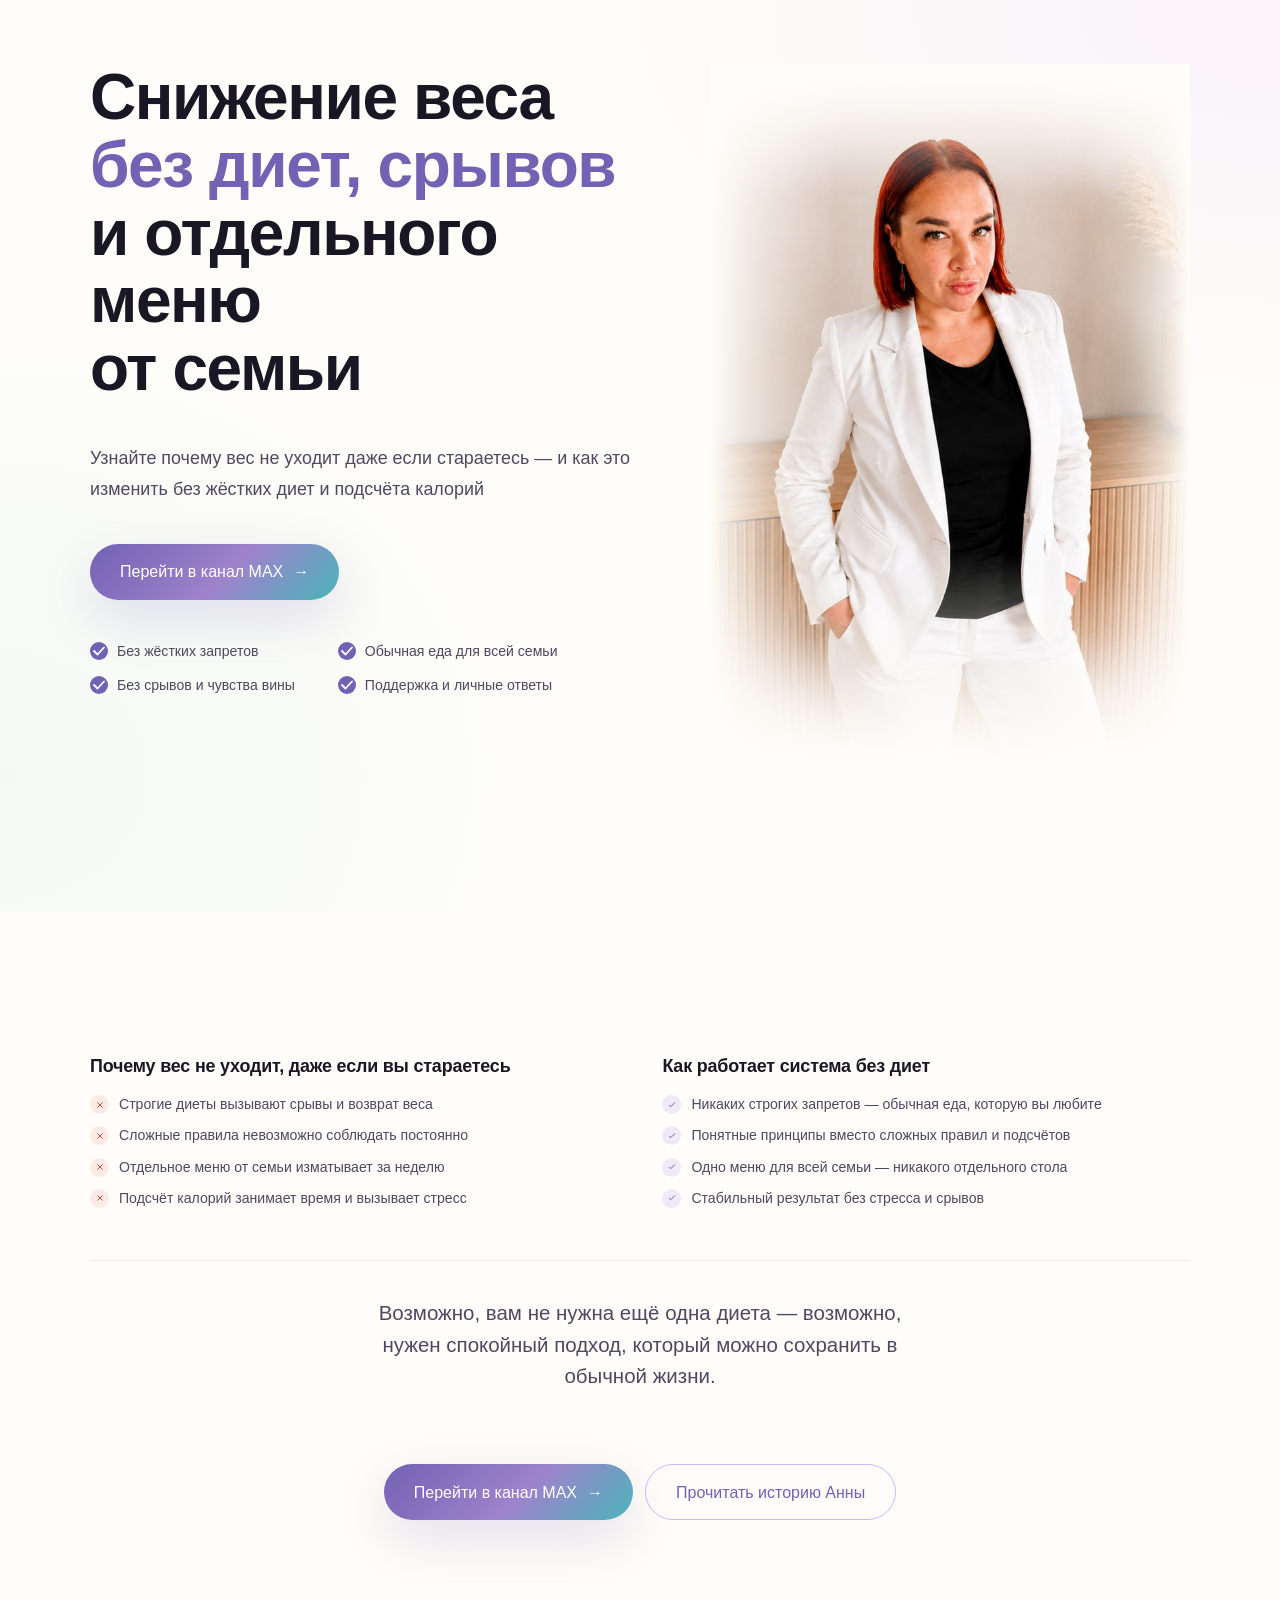
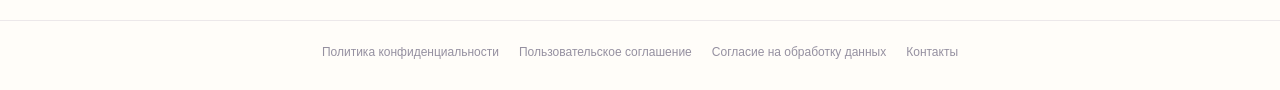
<file: 2 сайт/index.html>
<!doctype html>
<html lang="ru">
  <head>
    <meta charset="UTF-8" />
    <meta name="viewport" content="width=device-width, initial-scale=1.0" />
    <meta
      name="description"
      content="Снижение веса без диет, срывов и отдельного меню от семьи. Спокойный подход Анны в канале MAX."
    />
    <title>Снижение веса без диет | Анна</title>
    <link
      rel="preload"
      as="image"
      href="img/anna5.jpg"
      fetchpriority="high"
    />
    <!-- Yandex.Metrika counter -->
    <script type="text/javascript">
      (function (m, e, t, r, i, k, a) {
        m[i] =
          m[i] ||
          function () {
            (m[i].a = m[i].a || []).push(arguments);
          };
        m[i].l = 1 * new Date();
        for (var j = 0; j < document.scripts.length; j++) {
          if (document.scripts[j].src === r) {
            return;
          }
        }
        (k = e.createElement(t)),
          (a = e.getElementsByTagName(t)[0]),
          (k.async = 1),
          (k.src = r),
          a.parentNode.insertBefore(k, a);
      })(window, document, "script", "https://mc.yandex.ru/metrika/tag.js?id=109372899", "ym");

      ym(109372899, "init", {
        ssr: true,
        webvisor: true,
        clickmap: true,
        ecommerce: "dataLayer",
        referrer: document.referrer,
        url: location.href,
        accurateTrackBounce: true,
        trackLinks: true,
      });
    </script>
    <!-- /Yandex.Metrika counter -->
    <style>
      :root {
        --bg: #fffdf9;
        --bg-2: #f5f2fb;
        --ink: #191723;
        --text: #4f4860;
        --muted: #9590a0;
        --line: rgba(97, 83, 124, 0.12);
        --max: #7262b3;
        --max-2: #9e82cc;
        --aqua: #4ab5b9;
        --glow: 0 18px 52px rgba(114, 98, 179, 0.2);
        --shadow: 0 24px 72px rgba(44, 36, 63, 0.1);
        --radius: 28px;
        --ease: cubic-bezier(0.22, 1, 0.36, 1);
      }

      * { box-sizing: border-box; }
      html { scroll-behavior: smooth; }
      html, body { max-width: 100%; overflow-x: hidden; }

      body {
        margin: 0;
        min-width: 320px;
        color: var(--ink);
        background: var(--bg);
        font-family: -apple-system, BlinkMacSystemFont, "Segoe UI", Arial, sans-serif;
        line-height: 1.58;
        text-rendering: optimizeLegibility;
      }

      img { display: block; max-width: 100%; }
      a { color: inherit; text-decoration: none; }
      p, h1, h2, h3 { margin: 0; }

      .container {
        width: min(1100px, calc(100vw - 40px));
        margin-inline: auto;
        min-width: 0;
      }

      /* ── SCREEN 1: HERO ── */
      .hero {
        min-height: 100svh;
        display: grid;
        align-items: center;
        padding: clamp(40px, 5vw, 72px) 0 clamp(80px, 10vw, 130px);
        background:
          radial-gradient(ellipse 60% 50% at 100% 0%, rgba(176, 110, 255, 0.07), transparent),
          radial-gradient(ellipse 50% 60% at 0% 85%, rgba(53, 184, 189, 0.05), transparent),
          var(--bg);
      }

      .hero-grid {
        display: grid;
        grid-template-columns: 1fr min(46%, 480px);
        gap: clamp(32px, 6vw, 80px);
        align-items: start;
        min-width: 0;
      }

      h1 {
        font-size: clamp(38px, 5.2vw, 64px);
        font-weight: 600;
        letter-spacing: -0.022em;
        line-height: 1.06;
        text-wrap: balance;
        max-width: 640px;
        overflow-wrap: break-word;
      }

      h2 {
        font-size: clamp(28px, 3.8vw, 48px);
        font-weight: 600;
        letter-spacing: -0.018em;
        line-height: 1.1;
        text-wrap: balance;
      }

      .accent { color: var(--max); }

      .hero-line {
        display: block;
      }

      .hero-copy {
        display: flex;
        flex-direction: column;
        align-items: flex-start;
        gap: 40px;
        min-width: 0;
        width: 100%;
      }

      .hero-copy h1 { margin: 0; }

      .hero-copy .button { margin-top: 0; }

      .hero-copy .perks { margin-top: 0; }

      .hero-sub {
        margin-top: 0;
        max-width: 540px;
        width: min(540px, calc(100vw - 40px));
        color: var(--text);
        font-size: clamp(16px, 1.4vw, 20px);
        font-weight: 380;
        line-height: 1.7;
        overflow-wrap: break-word;
      }

      .button {
        display: inline-flex;
        align-items: center;
        justify-content: center;
        gap: 10px;
        min-height: 56px;
        margin-top: 44px;
        padding: 15px 30px;
        border-radius: 999px;
        color: #fff;
        background: linear-gradient(135deg, var(--max), var(--max-2) 55%, var(--aqua));
        box-shadow: var(--glow);
        font-size: 16px;
        font-weight: 540;
        line-height: 1.2;
        max-width: 100%;
        width: fit-content;
        transition: transform 230ms var(--ease), box-shadow 230ms var(--ease);
      }

      .button:hover {
        transform: translateY(-2px);
        box-shadow: 0 26px 64px rgba(124, 87, 245, 0.34);
      }

      .perks {
        display: grid;
        grid-template-columns: 1fr 1fr;
        gap: 12px 28px;
        margin: 52px 0 0;
        padding: 0;
        list-style: none;
        max-width: 520px;
      }

      .perks li {
        display: flex;
        align-items: center;
        gap: 9px;
        color: var(--text);
        font-size: clamp(13.5px, 1.1vw, 16px);
        font-weight: 380;
      }

      .perks li::before {
        content: "";
        width: 18px;
        height: 18px;
        flex-shrink: 0;
        border-radius: 50%;
        background-color: var(--max);
        background-image: url("data:image/svg+xml,%3Csvg xmlns='http://www.w3.org/2000/svg' viewBox='0 0 18 18' fill='none'%3E%3Cpath d='M4 9l3.5 3.5L14 5.5' stroke='white' stroke-width='1.8' stroke-linecap='round' stroke-linejoin='round'/%3E%3C/svg%3E");
        background-size: contain;
      }

      /* Anna photo — blended into background */
      .anna-wrap { position: relative; }

      .anna-photo {
        position: relative;
        overflow: hidden;
        border-radius: 0;
      }

      .anna-photo img {
        width: 100%;
        height: min(86svh, 720px);
        object-fit: cover;
        object-position: 50% 10%;
        display: block;
      }

      /* fade all 4 edges into page background */
      .anna-photo::before {
        content: "";
        position: absolute;
        inset: 0;
        background:
          linear-gradient(to right,  var(--bg) 0%, transparent 26%),
          linear-gradient(to left,   var(--bg) 0%, transparent 22%),
          linear-gradient(to bottom, var(--bg) 0%, transparent 18%),
          linear-gradient(to top,    var(--bg) 0%, transparent 32%);
        pointer-events: none;
        z-index: 1;
      }

      /* ── SCREEN 2: WHY + CTA ── */
      .second {
        display: grid;
        align-items: start;
        padding: clamp(96px, 11vw, 140px) 0 clamp(72px, 8vw, 100px);
        background: var(--bg);
      }

      .second-inner {
        display: grid;
        gap: clamp(32px, 4vw, 52px);
      }

      .cols-2 {
        display: grid;
        grid-template-columns: 1fr 1fr;
        gap: clamp(20px, 3.5vw, 52px);
        align-items: start;
      }

      .why-block h3 {
        font-size: clamp(16px, 1.4vw, 19px);
        font-weight: 570;
        letter-spacing: -0.01em;
        color: var(--ink);
        margin-bottom: 14px;
      }

      .check-list {
        display: grid;
        gap: 10px;
        padding: 0;
        margin: 0;
      }

      .check-list li {
        display: flex;
        align-items: flex-start;
        gap: 10px;
        color: var(--text);
        font-size: clamp(14px, 1.1vw, 16px);
        font-weight: 360;
        line-height: 1.5;
        list-style: none;
      }

      .check-list li .icon {
        width: 19px;
        height: 19px;
        flex-shrink: 0;
        margin-top: 1px;
        border-radius: 50%;
        display: grid;
        place-items: center;
      }

      .icon-yes { background: rgba(124, 87, 245, 0.12); }
      .icon-yes svg { color: var(--max); }

      .icon-no { background: rgba(220, 80, 80, 0.1); }
      .icon-no svg { color: #d94040; }

      .icon svg {
        width: 10px;
        height: 10px;
        stroke-width: 2.4;
      }

      /* Bottom CTA row */
      .bottom-cta-row {
        padding-top: clamp(22px, 3vw, 36px);
        border-top: 1px solid var(--line);
        display: flex;
        flex-direction: column;
        align-items: center;
        text-align: center;
        gap: 72px;
      }

      .bottom-cta-row p {
        color: var(--text);
        font-size: clamp(17px, 1.6vw, 22px);
        font-weight: 380;
        line-height: 1.55;
        max-width: 540px;
      }

      .cta-buttons {
        display: flex;
        gap: 12px;
        flex-wrap: wrap;
        justify-content: center;
        align-items: center;
      }

      .cta-buttons .button {
        margin-top: 0;
      }

      .button-ghost {
        display: inline-flex;
        align-items: center;
        justify-content: center;
        gap: 10px;
        min-height: 56px;
        padding: 15px 30px;
        border-radius: 999px;
        border: 1.5px solid rgba(124, 87, 245, 0.4);
        color: var(--max);
        font-size: 16px;
        font-weight: 540;
        line-height: 1.2;
        transition: border-color 230ms var(--ease), background 230ms var(--ease);
      }

      .button-ghost:hover {
        border-color: var(--max);
        background: rgba(124, 87, 245, 0.07);
      }

      /* Footer */
      .footer {
        padding: 22px 0 28px;
        border-top: 1px solid var(--line);
        color: var(--muted);
        font-size: 12px;
      }

      .footer-links {
        display: flex;
        flex-wrap: wrap;
        gap: 8px 20px;
        justify-content: center;
      }

      .footer a { transition: color 180ms ease; }
      .footer a:hover { color: var(--max); }

      /* Animations */
      .fade-in {
        opacity: 0;
        transform: translateY(16px);
        transition: opacity 680ms var(--ease), transform 680ms var(--ease);
      }

      .fade-in.is-visible {
        opacity: 1;
        transform: translateY(0);
      }

      .d1 { transition-delay: 80ms; }
      .d2 { transition-delay: 155ms; }
      .d3 { transition-delay: 220ms; }

      /* ── RESPONSIVE ── */
      @media (max-width: 900px) {
        .hero, .second { min-height: auto; }

        .hero-grid {
          grid-template-columns: 1fr;
          gap: 36px;
        }

        .anna-photo img { height: min(58svh, 480px); }

        .bottom-cta-row { grid-template-columns: 1fr; }
        .cta-buttons { width: 100%; }
        .cta-anna { display: none; }
      }

      @media (max-width: 680px) {
        .container { width: min(1100px, calc(100vw - 32px)); }

        .hero { padding: 36px 0 52px; }

        .hero-copy {
          max-width: 340px;
        }

        h1 {
          font-size: clamp(31px, 8.8vw, 40px);
          line-height: 1.1;
          text-wrap: normal;
        }

        .hero-sub {
          width: 100%;
          max-width: 340px;
          font-size: 16px;
          margin-top: 16px;
        }

        .button {
          align-self: stretch;
          width: 100%;
          max-width: 340px;
          min-height: 54px;
          margin-top: 22px;
          padding-inline: 18px;
        }

        .perks {
          grid-template-columns: 1fr;
          gap: 9px;
          margin-top: 22px;
        }

        .anna-photo img { height: 420px; }
        .anna-photo { border-radius: 28px; }

        .second { padding: 44px 0 56px; }

        .cols-2 { grid-template-columns: 1fr; gap: 28px; }

        .button-ghost { width: 100%; }
      }

      @media (prefers-reduced-motion: reduce) {
        *, *::before, *::after {
          scroll-behavior: auto !important;
          transition-duration: 0.01ms !important;
        }
        .fade-in { opacity: 1; transform: none; }
      }
    </style>
  </head>
  <body>
    <noscript>
      <div>
        <img
          src="https://mc.yandex.ru/watch/109372899"
          style="position: absolute; left: -9999px"
          alt=""
        />
      </div>
    </noscript>

    <main>
      <!-- ── ЭКРАН 1 ── -->
      <section class="hero" aria-label="Снижение веса без диет">
        <div class="container hero-grid">

          <div class="hero-copy">
            <h1 class="fade-in">
              <span class="hero-line">Снижение веса</span>
              <span class="hero-line accent">без диет, срывов</span>
              <span class="hero-line">и отдельного меню</span>
              <span class="hero-line">от семьи</span>
            </h1>
            <p class="hero-sub fade-in d1">
              Узнайте почему вес не уходит даже если стараетесь — и как это изменить без жёстких диет и подсчёта калорий
            </p>
            <a
              class="button fade-in d2"
              href="https://max.ru/id720409313406_biz"
              target="_blank"
              rel="noopener noreferrer"
              onclick="ym(109372899,'reachGoal','hero_cta')"
            >
              Перейти в канал МАХ <span aria-hidden="true">→</span>
            </a>
            <ul class="perks fade-in d3" aria-label="Преимущества">
              <li>Без жёстких запретов</li>
              <li>Обычная еда для всей семьи</li>
              <li>Без срывов и чувства вины</li>
              <li>Поддержка и личные ответы</li>
            </ul>
          </div>

          <div class="anna-wrap fade-in d1" aria-label="Анна">
            <div class="anna-photo">
              <img
                src="img/anna5.jpg"
                alt="Анна Николайчук"
                fetchpriority="high"
                decoding="async"
              />
            </div>
          </div>

        </div>
      </section>

      <!-- ── ЭКРАН 2 ── -->
      <section class="second" aria-label="Почему не уходит вес">
        <div class="container second-inner">

          <div class="cols-2">
            <div class="why-block fade-in">
              <h3>Почему вес не уходит, даже если вы стараетесь</h3>
              <ul class="check-list" role="list">
                <li>
                  <span class="icon icon-no">
                    <svg viewBox="0 0 24 24" fill="none" stroke="currentColor"><path d="M18 6 6 18M6 6l12 12"/></svg>
                  </span>
                  Строгие диеты вызывают срывы и возврат веса
                </li>
                <li>
                  <span class="icon icon-no">
                    <svg viewBox="0 0 24 24" fill="none" stroke="currentColor"><path d="M18 6 6 18M6 6l12 12"/></svg>
                  </span>
                  Сложные правила невозможно соблюдать постоянно
                </li>
                <li>
                  <span class="icon icon-no">
                    <svg viewBox="0 0 24 24" fill="none" stroke="currentColor"><path d="M18 6 6 18M6 6l12 12"/></svg>
                  </span>
                  Отдельное меню от семьи изматывает за неделю
                </li>
                <li>
                  <span class="icon icon-no">
                    <svg viewBox="0 0 24 24" fill="none" stroke="currentColor"><path d="M18 6 6 18M6 6l12 12"/></svg>
                  </span>
                  Подсчёт калорий занимает время и вызывает стресс
                </li>
              </ul>
            </div>

            <div class="why-block fade-in d1">
              <h3>Как работает система без диет</h3>
              <ul class="check-list" role="list">
                <li>
                  <span class="icon icon-yes">
                    <svg viewBox="0 0 24 24" fill="none" stroke="currentColor"><path d="m5 12 4 4L19 6"/></svg>
                  </span>
                  Никаких строгих запретов — обычная еда, которую вы любите
                </li>
                <li>
                  <span class="icon icon-yes">
                    <svg viewBox="0 0 24 24" fill="none" stroke="currentColor"><path d="m5 12 4 4L19 6"/></svg>
                  </span>
                  Понятные принципы вместо сложных правил и подсчётов
                </li>
                <li>
                  <span class="icon icon-yes">
                    <svg viewBox="0 0 24 24" fill="none" stroke="currentColor"><path d="m5 12 4 4L19 6"/></svg>
                  </span>
                  Одно меню для всей семьи — никакого отдельного стола
                </li>
                <li>
                  <span class="icon icon-yes">
                    <svg viewBox="0 0 24 24" fill="none" stroke="currentColor"><path d="m5 12 4 4L19 6"/></svg>
                  </span>
                  Стабильный результат без стресса и срывов
                </li>
              </ul>
            </div>
          </div>

          <div class="bottom-cta-row fade-in d2">
            <p>Возможно, вам не нужна ещё одна диета — возможно, нужен спокойный подход, который можно сохранить в обычной жизни.</p>
            <div class="cta-buttons">
              <a
                class="button"
                href="https://max.ru/id720409313406_biz"
                target="_blank"
                rel="noopener noreferrer"
                onclick="ym(109372899,'reachGoal','second_cta')"
              >
                Перейти в канал МАХ <span aria-hidden="true">→</span>
              </a>
              <a
                class="button-ghost"
                href="https://edimistroineem.ru/story.html"
                target="_blank"
                rel="noopener noreferrer"
                onclick="ym(109372899,'reachGoal','story_cta')"
              >
                Прочитать историю Анны
              </a>
            </div>
          </div>

        </div>
      </section>
    </main>

    <footer class="footer">
      <div class="container footer-links">
        <a href="../privacy.html">Политика конфиденциальности</a>
        <a href="../privacy.html">Пользовательское соглашение</a>
        <a href="../personal-data-consent.html">Согласие на обработку данных</a>
        <a href="https://max.ru/id720409313406_biz" target="_blank" rel="noopener noreferrer">Контакты</a>
      </div>
    </footer>

    <script>
      const items = document.querySelectorAll(".fade-in");

      if ("IntersectionObserver" in window) {
        const io = new IntersectionObserver(
          (entries) => {
            entries.forEach((e) => {
              if (e.isIntersecting) {
                e.target.classList.add("is-visible");
                io.unobserve(e.target);
              }
            });
          },
          { threshold: 0.1, rootMargin: "0px 0px -6% 0px" }
        );
        items.forEach((el) => io.observe(el));
      } else {
        items.forEach((el) => el.classList.add("is-visible"));
      }

      const revealVisible = () => {
        items.forEach((el) => {
          const r = el.getBoundingClientRect();
          if (r.top < window.innerHeight * 0.96) el.classList.add("is-visible");
        });
      };
      revealVisible();
      window.addEventListener("load", revealVisible, { once: true });
    </script>
  </body>
</html>
</file>
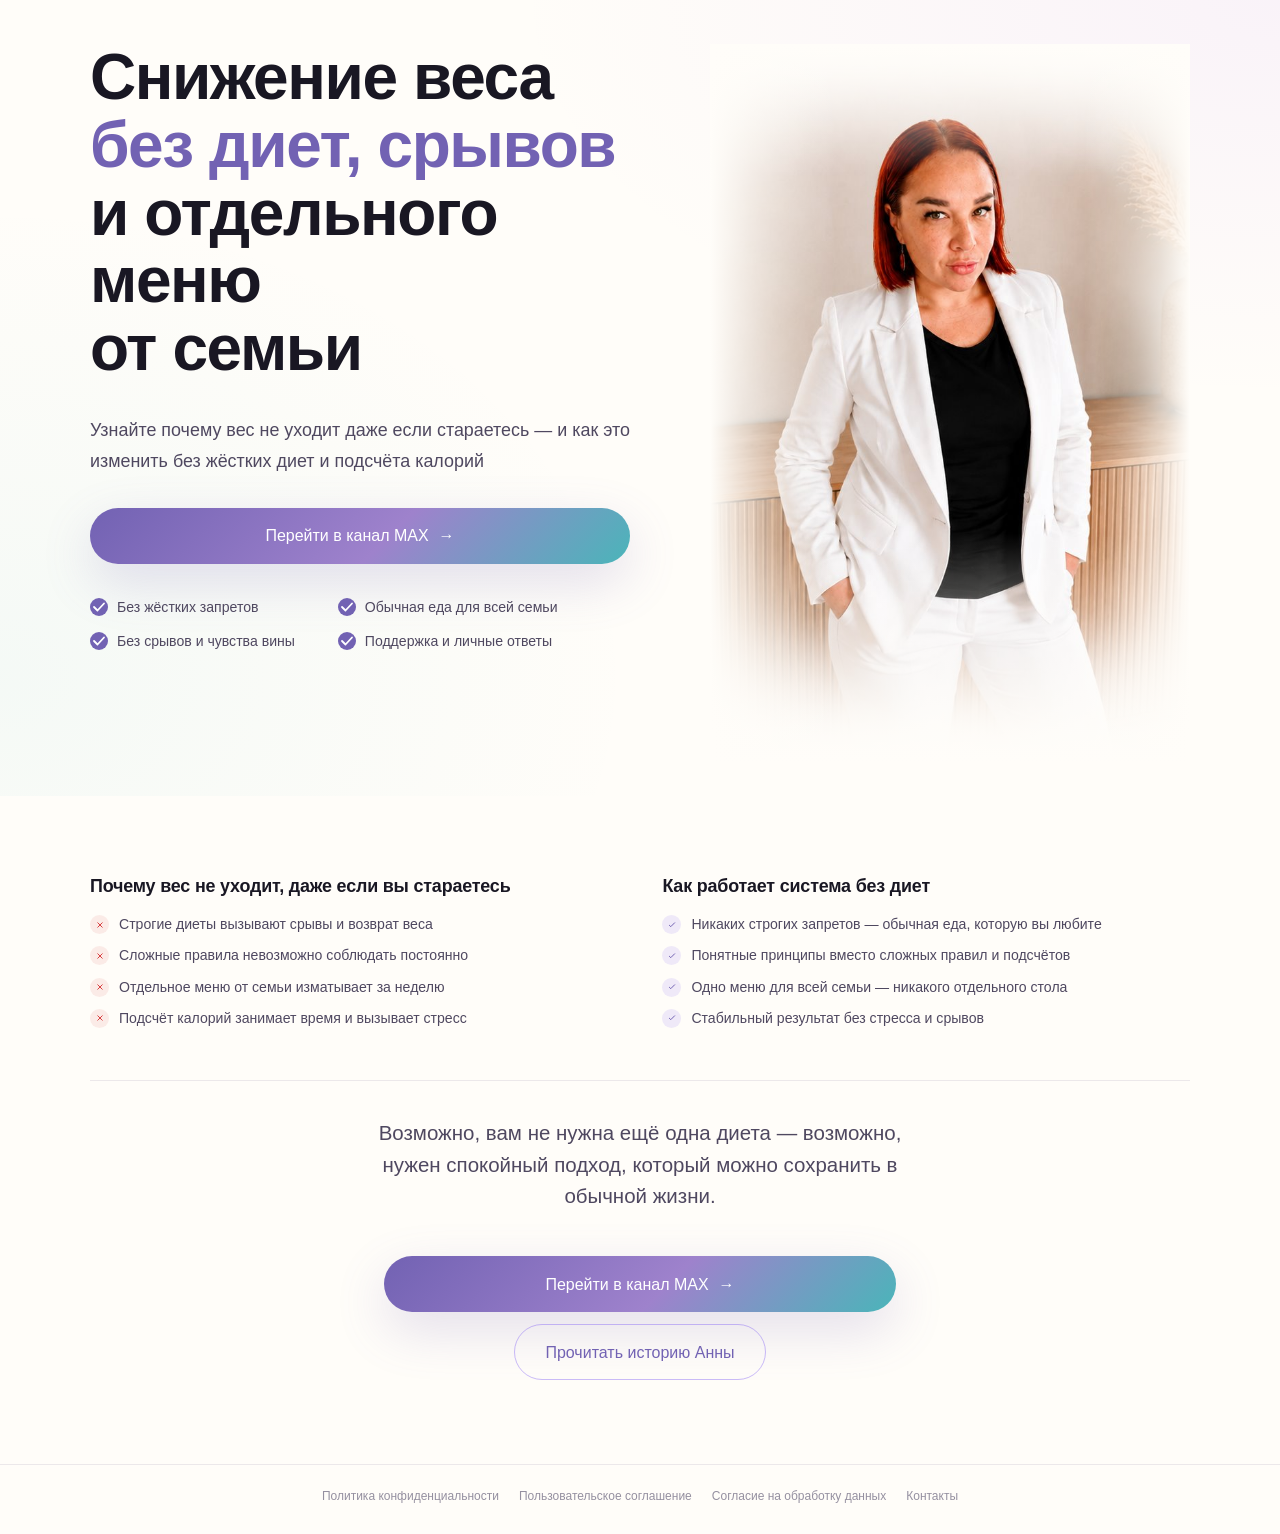
<file: max/index.html>
<!doctype html>
<html lang="ru">
  <head>
    <meta charset="UTF-8" />
    <meta name="viewport" content="width=device-width, initial-scale=1.0" />
    <meta
      name="description"
      content="Снижение веса без диет, срывов и отдельного меню от семьи. Спокойный подход Анны в канале MAX."
    />
    <title>Снижение веса без диет | Анна</title>
    <link
      rel="preload"
      as="image"
      href="img/anna5.jpg"
      fetchpriority="high"
    />
    <!-- Yandex.Metrika counter -->
    <script type="text/javascript">
      (function (m, e, t, r, i, k, a) {
        m[i] =
          m[i] ||
          function () {
            (m[i].a = m[i].a || []).push(arguments);
          };
        m[i].l = 1 * new Date();
        for (var j = 0; j < document.scripts.length; j++) {
          if (document.scripts[j].src === r) {
            return;
          }
        }
        (k = e.createElement(t)),
          (a = e.getElementsByTagName(t)[0]),
          (k.async = 1),
          (k.src = r),
          a.parentNode.insertBefore(k, a);
      })(window, document, "script", "https://mc.yandex.ru/metrika/tag.js?id=109372899", "ym");

      ym(109372899, "init", {
        ssr: true,
        webvisor: true,
        clickmap: true,
        ecommerce: "dataLayer",
        referrer: document.referrer,
        url: location.href,
        accurateTrackBounce: true,
        trackLinks: true,
      });
    </script>
    <!-- /Yandex.Metrika counter -->
    <style>
      :root {
        --bg: #fffdf9;
        --bg-2: #f5f2fb;
        --ink: #191723;
        --text: #4f4860;
        --muted: #9590a0;
        --line: rgba(97, 83, 124, 0.12);
        --max: #7262b3;
        --max-2: #9e82cc;
        --aqua: #4ab5b9;
        --glow: 0 18px 52px rgba(114, 98, 179, 0.2);
        --shadow: 0 24px 72px rgba(44, 36, 63, 0.1);
        --radius: 28px;
        --ease: cubic-bezier(0.22, 1, 0.36, 1);
      }

      * { box-sizing: border-box; }
      html { scroll-behavior: smooth; }
      html, body { max-width: 100%; overflow-x: hidden; }

      body {
        margin: 0;
        min-width: 320px;
        color: var(--ink);
        background: var(--bg);
        font-family: -apple-system, BlinkMacSystemFont, "Segoe UI", Arial, sans-serif;
        line-height: 1.58;
        text-rendering: optimizeLegibility;
      }

      img { display: block; max-width: 100%; }
      a { color: inherit; text-decoration: none; }
      p, h1, h2, h3 { margin: 0; }

      .container {
        width: min(1100px, calc(100vw - 40px));
        margin-inline: auto;
        min-width: 0;
      }

      /* ── SCREEN 1: HERO ── */
      .hero {
        min-height: auto;
        display: grid;
        align-items: center;
        padding: clamp(24px, 3.5vw, 44px) 0 clamp(18px, 3vw, 32px);
        background:
          radial-gradient(ellipse 60% 50% at 100% 0%, rgba(176, 110, 255, 0.07), transparent),
          radial-gradient(ellipse 50% 60% at 0% 85%, rgba(53, 184, 189, 0.05), transparent),
          var(--bg);
      }

      .hero-grid {
        display: grid;
        grid-template-columns: 1fr min(46%, 480px);
        gap: clamp(32px, 6vw, 80px);
        align-items: start;
        min-width: 0;
      }

      h1 {
        font-size: clamp(38px, 5.2vw, 64px);
        font-weight: 600;
        letter-spacing: -0.022em;
        line-height: 1.06;
        text-wrap: balance;
        max-width: 640px;
        overflow-wrap: break-word;
      }

      h2 {
        font-size: clamp(28px, 3.8vw, 48px);
        font-weight: 600;
        letter-spacing: -0.018em;
        line-height: 1.1;
        text-wrap: balance;
      }

      .accent { color: var(--max); }

      .hero-line {
        display: block;
      }

      .hero-copy {
        display: flex;
        flex-direction: column;
        align-items: flex-start;
        gap: clamp(22px, 3vw, 32px);
        min-width: 0;
        width: 100%;
      }

      .hero-copy h1 { margin: 0; }

      .hero-copy .button { margin-top: 0; }

      .hero-copy .perks { margin-top: 0; }

      .hero-sub {
        margin-top: 0;
        max-width: 540px;
        width: min(540px, calc(100vw - 40px));
        color: var(--text);
        font-size: clamp(16px, 1.4vw, 20px);
        font-weight: 380;
        line-height: 1.7;
        overflow-wrap: break-word;
      }

      .button {
        display: inline-flex;
        align-items: center;
        justify-content: center;
        gap: 10px;
        min-height: 56px;
        margin-top: 44px;
        padding: 15px 30px;
        border-radius: 999px;
        color: #fff;
        background: linear-gradient(135deg, var(--max), var(--max-2) 55%, var(--aqua));
        box-shadow: var(--glow);
        font-size: 16px;
        font-weight: 540;
        line-height: 1.2;
        max-width: 100%;
        width: min(100%, 540px);
        transition: transform 230ms var(--ease), box-shadow 230ms var(--ease);
      }

      .button:hover {
        transform: translateY(-2px);
        box-shadow: 0 26px 64px rgba(124, 87, 245, 0.34);
      }

      .perks {
        display: grid;
        grid-template-columns: 1fr 1fr;
        gap: 12px 28px;
        margin: 28px 0 0;
        padding: 0;
        list-style: none;
        max-width: 520px;
      }

      .perks li {
        display: flex;
        align-items: center;
        gap: 9px;
        color: var(--text);
        font-size: clamp(13.5px, 1.1vw, 16px);
        font-weight: 380;
      }

      .perks li::before {
        content: "";
        width: 18px;
        height: 18px;
        flex-shrink: 0;
        border-radius: 50%;
        background-color: var(--max);
        background-image: url("data:image/svg+xml,%3Csvg xmlns='http://www.w3.org/2000/svg' viewBox='0 0 18 18' fill='none'%3E%3Cpath d='M4 9l3.5 3.5L14 5.5' stroke='white' stroke-width='1.8' stroke-linecap='round' stroke-linejoin='round'/%3E%3C/svg%3E");
        background-size: contain;
      }

      /* Anna photo — blended into background */
      .anna-wrap { position: relative; }

      .anna-photo {
        position: relative;
        overflow: hidden;
        border-radius: 0;
      }

      .anna-photo img {
        width: 100%;
        height: min(86svh, 720px);
        object-fit: cover;
        object-position: 50% 10%;
        display: block;
      }

      /* fade all 4 edges into page background */
      .anna-photo::before {
        content: "";
        position: absolute;
        inset: 0;
        background:
          linear-gradient(to right,  var(--bg) 0%, transparent 26%),
          linear-gradient(to left,   var(--bg) 0%, transparent 22%),
          linear-gradient(to bottom, var(--bg) 0%, transparent 18%),
          linear-gradient(to top,    var(--bg) 0%, transparent 32%);
        pointer-events: none;
        z-index: 1;
      }

      /* ── SCREEN 2: WHY + CTA ── */
      .second {
        display: grid;
        align-items: start;
        padding: clamp(50px, 6vw, 76px) 0 clamp(52px, 7vw, 84px);
        background: var(--bg);
      }

      .second-inner {
        display: grid;
        gap: clamp(32px, 4vw, 52px);
      }

      .cols-2 {
        display: grid;
        grid-template-columns: 1fr 1fr;
        gap: clamp(20px, 3.5vw, 52px);
        align-items: start;
      }

      .why-block h3 {
        font-size: clamp(16px, 1.4vw, 19px);
        font-weight: 570;
        letter-spacing: -0.01em;
        color: var(--ink);
        margin-bottom: 14px;
      }

      .check-list {
        display: grid;
        gap: 10px;
        padding: 0;
        margin: 0;
      }

      .check-list li {
        display: flex;
        align-items: flex-start;
        gap: 10px;
        color: var(--text);
        font-size: clamp(14px, 1.1vw, 16px);
        font-weight: 360;
        line-height: 1.5;
        list-style: none;
      }

      .check-list li .icon {
        width: 19px;
        height: 19px;
        flex-shrink: 0;
        margin-top: 1px;
        border-radius: 50%;
        display: grid;
        place-items: center;
      }

      .icon-yes { background: rgba(124, 87, 245, 0.12); }
      .icon-yes svg { color: var(--max); }

      .icon-no { background: rgba(220, 80, 80, 0.1); }
      .icon-no svg { color: #d94040; }

      .icon svg {
        width: 10px;
        height: 10px;
        stroke-width: 2.4;
      }

      /* Bottom CTA row */
      .bottom-cta-row {
        padding-top: clamp(22px, 3vw, 36px);
        border-top: 1px solid var(--line);
        display: flex;
        flex-direction: column;
        align-items: center;
        text-align: center;
        gap: clamp(28px, 5vw, 44px);
      }

      .bottom-cta-row p {
        color: var(--text);
        font-size: clamp(17px, 1.6vw, 22px);
        font-weight: 380;
        line-height: 1.55;
        max-width: 540px;
      }

      .cta-buttons {
        display: flex;
        gap: 12px;
        flex-wrap: wrap;
        justify-content: center;
        align-items: center;
      }

      .cta-buttons .button {
        margin-top: 0;
      }

      .button-ghost {
        display: inline-flex;
        align-items: center;
        justify-content: center;
        gap: 10px;
        min-height: 56px;
        padding: 15px 30px;
        border-radius: 999px;
        border: 1.5px solid rgba(124, 87, 245, 0.4);
        color: var(--max);
        font-size: 16px;
        font-weight: 540;
        line-height: 1.2;
        transition: border-color 230ms var(--ease), background 230ms var(--ease);
      }

      .button-ghost:hover {
        border-color: var(--max);
        background: rgba(124, 87, 245, 0.07);
      }

      /* Footer */
      .footer {
        padding: 22px 0 28px;
        border-top: 1px solid var(--line);
        color: var(--muted);
        font-size: 12px;
      }

      .footer-links {
        display: flex;
        flex-wrap: wrap;
        gap: 8px 20px;
        justify-content: center;
      }

      .footer a { transition: color 180ms ease; }
      .footer a:hover { color: var(--max); }

      /* Animations */
      .fade-in {
        opacity: 0;
        transform: translateY(16px);
        transition: opacity 680ms var(--ease), transform 680ms var(--ease);
      }

      .fade-in.is-visible {
        opacity: 1;
        transform: translateY(0);
      }

      .d1 { transition-delay: 80ms; }
      .d2 { transition-delay: 155ms; }
      .d3 { transition-delay: 220ms; }

      /* ── RESPONSIVE ── */
      @media (max-width: 900px) {
        .hero, .second { min-height: auto; }

        .hero-grid {
          grid-template-columns: 1fr;
          gap: 36px;
        }

        .anna-photo img { height: min(58svh, 480px); }

        .bottom-cta-row { grid-template-columns: 1fr; }
        .cta-buttons { width: 100%; }
        .cta-anna { display: none; }
      }

      @media (max-width: 680px) {
        .container { width: min(1100px, calc(100vw - 32px)); }

        .hero { padding: 36px 0 52px; }

        .hero-copy {
          max-width: 340px;
        }

        h1 {
          font-size: clamp(31px, 8.8vw, 40px);
          line-height: 1.1;
          text-wrap: normal;
        }

        .hero-sub {
          width: 100%;
          max-width: 340px;
          font-size: 16px;
          margin-top: 16px;
        }

        .button {
          align-self: stretch;
          width: 100%;
          max-width: 340px;
          min-height: 54px;
          margin-top: 22px;
          padding-inline: 18px;
        }

        .perks {
          grid-template-columns: 1fr;
          gap: 9px;
          margin-top: 22px;
        }

        .anna-photo img { height: 420px; }
        .anna-photo { border-radius: 28px; }

        .second { padding: 44px 0 56px; }

        .cols-2 { grid-template-columns: 1fr; gap: 28px; }

        .button-ghost { width: 100%; }
      }

      @media (prefers-reduced-motion: reduce) {
        *, *::before, *::after {
          scroll-behavior: auto !important;
          transition-duration: 0.01ms !important;
        }
        .fade-in { opacity: 1; transform: none; }
      }
    </style>
  </head>
  <body>
    <noscript>
      <div>
        <img
          src="https://mc.yandex.ru/watch/109372899"
          style="position: absolute; left: -9999px"
          alt=""
        />
      </div>
    </noscript>

    <main>
      <!-- ── ЭКРАН 1 ── -->
      <section class="hero" aria-label="Снижение веса без диет">
        <div class="container hero-grid">

          <div class="hero-copy">
            <h1 class="fade-in">
              <span class="hero-line">Снижение веса</span>
              <span class="hero-line accent">без диет, срывов</span>
              <span class="hero-line">и отдельного меню</span>
              <span class="hero-line">от семьи</span>
            </h1>
            <p class="hero-sub fade-in d1">
              Узнайте почему вес не уходит даже если стараетесь — и как это изменить без жёстких диет и подсчёта калорий
            </p>
            <a
              class="button fade-in d2"
              href="https://max.ru/id720409313406_biz"
              target="_blank"
              rel="noopener noreferrer"
              onclick="ym(109372899,'reachGoal','hero_cta')"
            >
              Перейти в канал МАХ <span aria-hidden="true">→</span>
            </a>
            <ul class="perks fade-in d3" aria-label="Преимущества">
              <li>Без жёстких запретов</li>
              <li>Обычная еда для всей семьи</li>
              <li>Без срывов и чувства вины</li>
              <li>Поддержка и личные ответы</li>
            </ul>
          </div>

          <div class="anna-wrap fade-in d1" aria-label="Анна">
            <div class="anna-photo">
              <img
                src="img/anna5.jpg"
                alt="Анна Николайчук"
                fetchpriority="high"
                decoding="async"
              />
            </div>
          </div>

        </div>
      </section>

      <!-- ── ЭКРАН 2 ── -->
      <section class="second" aria-label="Почему не уходит вес">
        <div class="container second-inner">

          <div class="cols-2">
            <div class="why-block fade-in">
              <h3>Почему вес не уходит, даже если вы стараетесь</h3>
              <ul class="check-list" role="list">
                <li>
                  <span class="icon icon-no">
                    <svg viewBox="0 0 24 24" fill="none" stroke="currentColor"><path d="M18 6 6 18M6 6l12 12"/></svg>
                  </span>
                  Строгие диеты вызывают срывы и возврат веса
                </li>
                <li>
                  <span class="icon icon-no">
                    <svg viewBox="0 0 24 24" fill="none" stroke="currentColor"><path d="M18 6 6 18M6 6l12 12"/></svg>
                  </span>
                  Сложные правила невозможно соблюдать постоянно
                </li>
                <li>
                  <span class="icon icon-no">
                    <svg viewBox="0 0 24 24" fill="none" stroke="currentColor"><path d="M18 6 6 18M6 6l12 12"/></svg>
                  </span>
                  Отдельное меню от семьи изматывает за неделю
                </li>
                <li>
                  <span class="icon icon-no">
                    <svg viewBox="0 0 24 24" fill="none" stroke="currentColor"><path d="M18 6 6 18M6 6l12 12"/></svg>
                  </span>
                  Подсчёт калорий занимает время и вызывает стресс
                </li>
              </ul>
            </div>

            <div class="why-block fade-in d1">
              <h3>Как работает система без диет</h3>
              <ul class="check-list" role="list">
                <li>
                  <span class="icon icon-yes">
                    <svg viewBox="0 0 24 24" fill="none" stroke="currentColor"><path d="m5 12 4 4L19 6"/></svg>
                  </span>
                  Никаких строгих запретов — обычная еда, которую вы любите
                </li>
                <li>
                  <span class="icon icon-yes">
                    <svg viewBox="0 0 24 24" fill="none" stroke="currentColor"><path d="m5 12 4 4L19 6"/></svg>
                  </span>
                  Понятные принципы вместо сложных правил и подсчётов
                </li>
                <li>
                  <span class="icon icon-yes">
                    <svg viewBox="0 0 24 24" fill="none" stroke="currentColor"><path d="m5 12 4 4L19 6"/></svg>
                  </span>
                  Одно меню для всей семьи — никакого отдельного стола
                </li>
                <li>
                  <span class="icon icon-yes">
                    <svg viewBox="0 0 24 24" fill="none" stroke="currentColor"><path d="m5 12 4 4L19 6"/></svg>
                  </span>
                  Стабильный результат без стресса и срывов
                </li>
              </ul>
            </div>
          </div>

          <div class="bottom-cta-row fade-in d2">
            <p>Возможно, вам не нужна ещё одна диета — возможно, нужен спокойный подход, который можно сохранить в обычной жизни.</p>
            <div class="cta-buttons">
              <a
                class="button"
                href="https://max.ru/id720409313406_biz"
                target="_blank"
                rel="noopener noreferrer"
                onclick="ym(109372899,'reachGoal','second_cta')"
              >
                Перейти в канал МАХ <span aria-hidden="true">→</span>
              </a>
              <a
                class="button-ghost"
                href="https://edimistroineem.ru/story.html"
                target="_blank"
                rel="noopener noreferrer"
                onclick="ym(109372899,'reachGoal','story_cta')"
              >
                Прочитать историю Анны
              </a>
            </div>
          </div>

        </div>
      </section>
    </main>

    <footer class="footer">
      <div class="container footer-links">
        <a href="../privacy.html">Политика конфиденциальности</a>
        <a href="../privacy.html">Пользовательское соглашение</a>
        <a href="../personal-data-consent.html">Согласие на обработку данных</a>
        <a href="https://max.ru/id720409313406_biz" target="_blank" rel="noopener noreferrer">Контакты</a>
      </div>
    </footer>

    <script>
      const items = document.querySelectorAll(".fade-in");

      if ("IntersectionObserver" in window) {
        const io = new IntersectionObserver(
          (entries) => {
            entries.forEach((e) => {
              if (e.isIntersecting) {
                e.target.classList.add("is-visible");
                io.unobserve(e.target);
              }
            });
          },
          { threshold: 0.1, rootMargin: "0px 0px -6% 0px" }
        );
        items.forEach((el) => io.observe(el));
      } else {
        items.forEach((el) => el.classList.add("is-visible"));
      }

      const revealVisible = () => {
        items.forEach((el) => {
          const r = el.getBoundingClientRect();
          if (r.top < window.innerHeight * 0.96) el.classList.add("is-visible");
        });
      };
      revealVisible();
      window.addEventListener("load", revealVisible, { once: true });
    </script>
  </body>
</html>
</file>
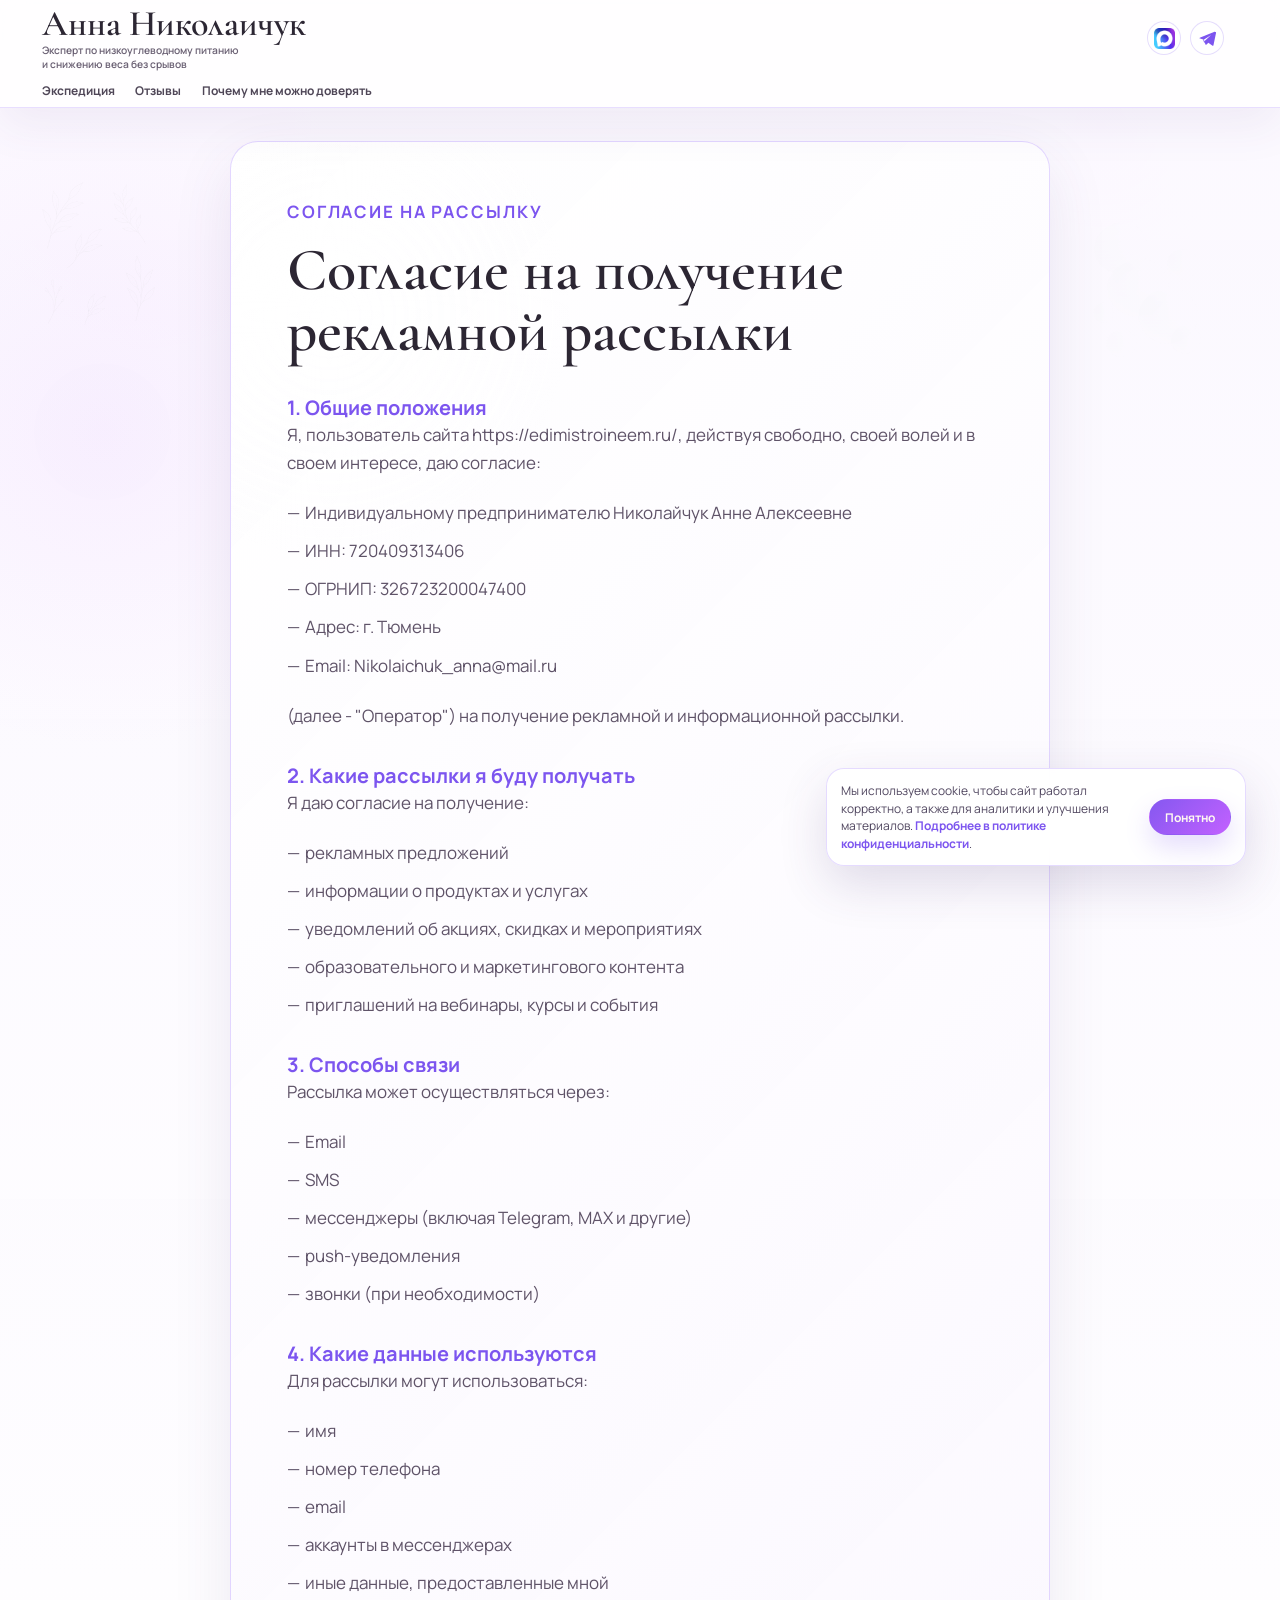
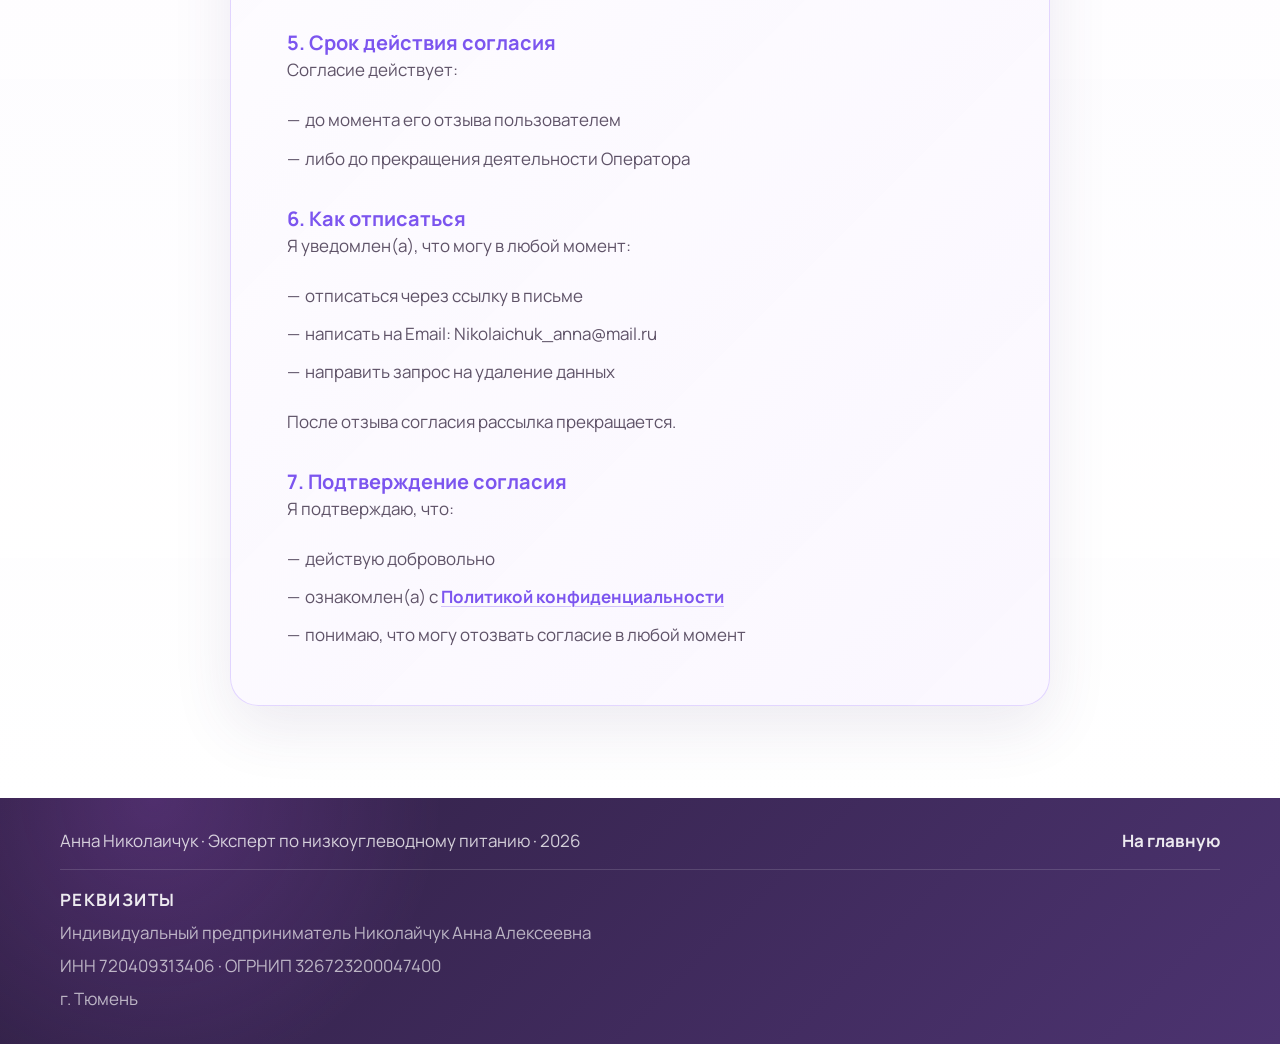
<file: mailing-consent.html>
<!doctype html>
<html lang="ru">
  <head>
    <meta charset="UTF-8" />
    <meta name="viewport" content="width=device-width, initial-scale=1.0" />
    <meta
      name="description"
      content="Согласие на получение рекламной и информационной рассылки от ИП Николайчук Анны Алексеевны."
    />
    <title>Согласие на рассылку | Анна Николаичук</title>
    <link rel="preconnect" href="https://fonts.googleapis.com" />
    <link rel="preconnect" href="https://fonts.gstatic.com" crossorigin />
    <link
      href="https://fonts.googleapis.com/css2?family=Cormorant+Garamond:wght@500;600;700&family=Manrope:wght@400;500;600;700&display=swap"
      rel="stylesheet"
    />
    <script>
      document.documentElement.classList.add("has-js");
    </script>
    <link rel="stylesheet" href="styles.css?v=legal-20260514-1" />
    <link rel="icon" type="image/svg+xml" href="foto/лого.svg" />
    <!-- Yandex.Metrika counter -->
    <script type="text/javascript">
      (function (m, e, t, r, i, k, a) {
        m[i] =
          m[i] ||
          function () {
            (m[i].a = m[i].a || []).push(arguments);
          };
        m[i].l = 1 * new Date();
        for (var j = 0; j < document.scripts.length; j++) {
          if (document.scripts[j].src === r) {
            return;
          }
        }
        (k = e.createElement(t)),
          (a = e.getElementsByTagName(t)[0]),
          (k.async = 1),
          (k.src = r),
          a.parentNode.insertBefore(k, a);
      })(window, document, "script", "https://mc.yandex.ru/metrika/tag.js?id=109141188", "ym");

      ym(109141188, "init", {
        ssr: true,
        webvisor: true,
        clickmap: true,
        ecommerce: "dataLayer",
        referrer: document.referrer,
        url: location.href,
        accurateTrackBounce: true,
        trackLinks: true,
      });
    </script>
    <!-- /Yandex.Metrika counter -->
  </head>
  <body class="policy-page">
    <noscript>
      <div>
        <img
          src="https://mc.yandex.ru/watch/109141188"
          style="position: absolute; left: -9999px"
          alt=""
        />
      </div>
    </noscript>
    <header class="site-header" data-header>
      <a class="brand" href="index.html#top" aria-label="Анна Николаичук">
        <span class="brand-name">Анна Николаичук</span>
        <span class="brand-subtitle">
          <span>Эксперт по низкоуглеводному питанию</span>
          <span>и снижению веса без срывов</span>
        </span>
      </a>
      <nav class="nav" aria-label="Основная навигация">
        <a href="index.html#programs">Экспедиция</a>
        <a href="index.html#reviews">Отзывы</a>
        <a href="index.html#about">Почему мне можно доверять</a>
      </nav>
      <div class="social-links" aria-label="Социальные ссылки">
        <a
          href="https://max.ru/join/zZG2s-T70XAgAtj-I6kza7N3cy2kZuIjgpvJ-Kbzgd4"
          aria-label="MAX"
          target="_blank"
          rel="noopener noreferrer"
        >
          <img
            class="social-icon-image"
            src="foto/Логотип_MAX.svg.png"
            alt=""
            aria-hidden="true"
          />
        </a>
        <a
          href="https://t.me/+t1rubcxQMg02NDVi"
          aria-label="Telegram"
          target="_blank"
          rel="noopener noreferrer"
        >
          <svg viewBox="0 0 24 24" aria-hidden="true" focusable="false">
            <path d="M21.7 3.3 2.9 10.6c-1.2.5-1.2 1.2-.2 1.5l4.8 1.5 1.8 5.6c.2.6.3.8.7.8.3 0 .5-.1.8-.4l2.3-2.2 4.8 3.5c.9.5 1.5.3 1.7-.8l3.1-14.8c.3-1.3-.5-1.9-1.5-1.5Zm-4.1 3.4-9.2 8.4-.4 3.2-1.3-4.4 10.4-6.5c.5-.3.9-.8.5-.7Z" />
          </svg>
        </a>
      </div>
    </header>

    <main class="policy-main" id="top">
      <section class="policy-section">
        <img
          class="decor-asset policy-leaf float-sway"
          src="assets/user-decor/leaves-soft.png"
          alt=""
          aria-hidden="true"
        />
        <img
          class="decor-asset policy-blob float-soft"
          src="assets/user-decor/circles-soft.png"
          alt=""
          aria-hidden="true"
        />
        <div class="container">
          <article class="policy-card reveal">
            <p class="eyebrow">Согласие на рассылку</p>
            <h1>Согласие на получение рекламной рассылки</h1>

            <h2>1. Общие положения</h2>
            <p>
              Я, пользователь сайта https://edimistroineem.ru/, действуя
              свободно, своей волей и в своем интересе, даю согласие:
            </p>
            <ul class="policy-list">
              <li>
                Индивидуальному предпринимателю Николайчук Анне Алексеевне
              </li>
              <li>ИНН: 720409313406</li>
              <li>ОГРНИП: 326723200047400</li>
              <li>Адрес: г. Тюмень</li>
              <li>Email: Nikolaichuk_anna@mail.ru</li>
            </ul>
            <p>
              (далее - "Оператор") на получение рекламной и информационной
              рассылки.
            </p>

            <h2>2. Какие рассылки я буду получать</h2>
            <p>Я даю согласие на получение:</p>
            <ul class="policy-list">
              <li>рекламных предложений</li>
              <li>информации о продуктах и услугах</li>
              <li>уведомлений об акциях, скидках и мероприятиях</li>
              <li>образовательного и маркетингового контента</li>
              <li>приглашений на вебинары, курсы и события</li>
            </ul>

            <h2>3. Способы связи</h2>
            <p>Рассылка может осуществляться через:</p>
            <ul class="policy-list">
              <li>Email</li>
              <li>SMS</li>
              <li>мессенджеры (включая Telegram, MAX и другие)</li>
              <li>push-уведомления</li>
              <li>звонки (при необходимости)</li>
            </ul>

            <h2>4. Какие данные используются</h2>
            <p>Для рассылки могут использоваться:</p>
            <ul class="policy-list">
              <li>имя</li>
              <li>номер телефона</li>
              <li>email</li>
              <li>аккаунты в мессенджерах</li>
              <li>иные данные, предоставленные мной</li>
            </ul>

            <h2>5. Срок действия согласия</h2>
            <p>Согласие действует:</p>
            <ul class="policy-list">
              <li>до момента его отзыва пользователем</li>
              <li>либо до прекращения деятельности Оператора</li>
            </ul>

            <h2>6. Как отписаться</h2>
            <p>Я уведомлен(а), что могу в любой момент:</p>
            <ul class="policy-list">
              <li>отписаться через ссылку в письме</li>
              <li>написать на Email: Nikolaichuk_anna@mail.ru</li>
              <li>направить запрос на удаление данных</li>
            </ul>
            <p>После отзыва согласия рассылка прекращается.</p>

            <h2>7. Подтверждение согласия</h2>
            <p>Я подтверждаю, что:</p>
            <ul class="policy-list">
              <li>действую добровольно</li>
              <li>
                ознакомлен(а) с
                <a href="privacy.html">Политикой конфиденциальности</a>
              </li>
              <li>понимаю, что могу отозвать согласие в любой момент</li>
            </ul>
          </article>
        </div>
      </section>
    </main>

    <footer class="footer">
      <div class="container footer-content">
        <div class="footer-inner">
          <p>Анна Николаичук · Эксперт по низкоуглеводному питанию · 2026</p>
          <a href="index.html#top">На главную</a>
        </div>
        <div class="footer-requisites" aria-label="Реквизиты">
          <p class="footer-requisites-title">Реквизиты</p>
          <p>Индивидуальный предприниматель Николайчук Анна Алексеевна</p>
          <p>ИНН 720409313406 · ОГРНИП 326723200047400</p>
          <p>г. Тюмень</p>
        </div>
      </div>
    </footer>

    <script src="site-config.js?v=goals-20260514-1"></script>
    <script src="script.js?v=goals-20260514-1"></script>
  </body>
</html>
</file>
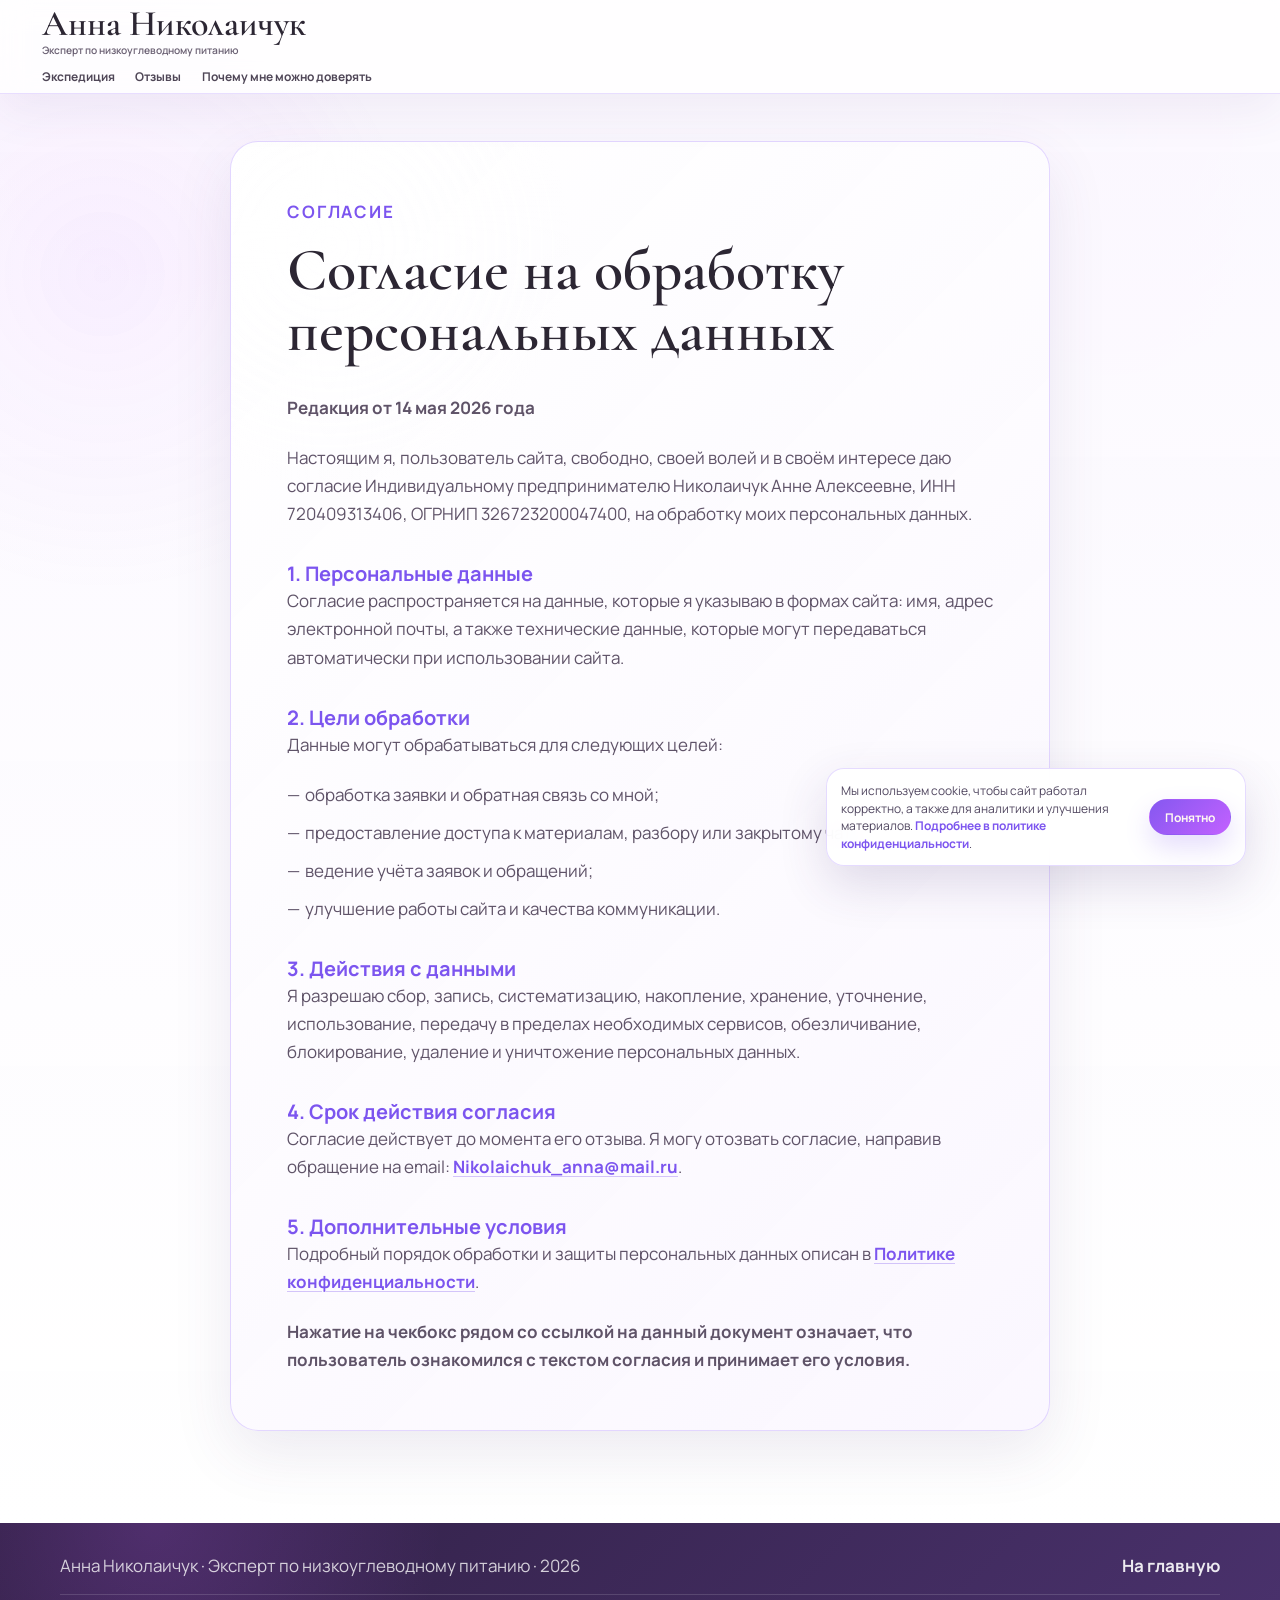
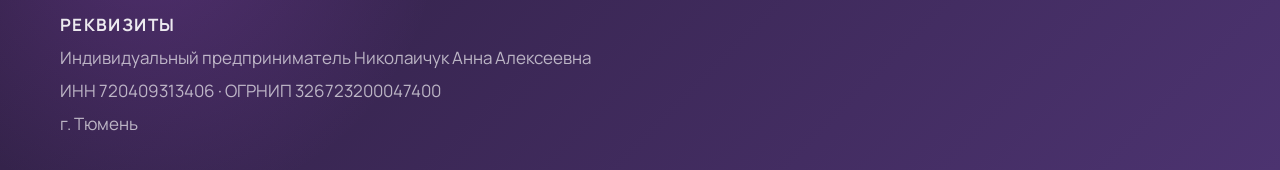
<file: personal-data-consent.html>
<!doctype html>
<html lang="ru">
  <head>
    <meta charset="UTF-8" />
    <meta name="viewport" content="width=device-width, initial-scale=1.0" />
    <meta
      name="description"
      content="Согласие на обработку персональных данных для сайта Анны Николаичук."
    />
    <title>Согласие на обработку персональных данных | Анна Николаичук</title>
    <link rel="preconnect" href="https://fonts.googleapis.com" />
    <link rel="preconnect" href="https://fonts.gstatic.com" crossorigin />
    <link
      href="https://fonts.googleapis.com/css2?family=Cormorant+Garamond:wght@500;600;700&family=Manrope:wght@400;500;600;700&display=swap"
      rel="stylesheet"
    />
    <link rel="stylesheet" href="styles.css?v=legal-20260514-1" />
    <link rel="icon" type="image/svg+xml" href="foto/лого.svg" />
  </head>
  <body class="policy-page">
    <header class="site-header" data-header>
      <a class="brand" href="index.html#top" aria-label="Анна Николаичук">
        <span class="brand-name">Анна Николаичук</span>
        <span class="brand-subtitle">
          <span>Эксперт по низкоуглеводному питанию</span>
        </span>
      </a>
      <nav class="nav" aria-label="Основная навигация">
        <a href="index.html#programs">Экспедиция</a>
        <a href="index.html#reviews">Отзывы</a>
        <a href="index.html#about">Почему мне можно доверять</a>
      </nav>
    </header>

    <main class="policy-main" id="top">
      <section class="policy-section">
        <div class="container">
          <article class="policy-card reveal">
            <p class="eyebrow">Согласие</p>
            <h1>Согласие на обработку персональных данных</h1>
            <p class="policy-signature">Редакция от 14 мая 2026 года</p>

            <p>
              Настоящим я, пользователь сайта, свободно, своей волей и в своём интересе даю согласие
              Индивидуальному предпринимателю Николаичук Анне Алексеевне, ИНН 720409313406,
              ОГРНИП 326723200047400, на обработку моих персональных данных.
            </p>

            <h2>1. Персональные данные</h2>
            <p>
              Согласие распространяется на данные, которые я указываю в формах сайта: имя, адрес
              электронной почты, а также технические данные, которые могут передаваться автоматически
              при использовании сайта.
            </p>

            <h2>2. Цели обработки</h2>
            <p>Данные могут обрабатываться для следующих целей:</p>
            <ul class="policy-list">
              <li>обработка заявки и обратная связь со мной;</li>
              <li>предоставление доступа к материалам, разбору или закрытому чату;</li>
              <li>ведение учёта заявок и обращений;</li>
              <li>улучшение работы сайта и качества коммуникации.</li>
            </ul>

            <h2>3. Действия с данными</h2>
            <p>
              Я разрешаю сбор, запись, систематизацию, накопление, хранение, уточнение, использование,
              передачу в пределах необходимых сервисов, обезличивание, блокирование, удаление и
              уничтожение персональных данных.
            </p>

            <h2>4. Срок действия согласия</h2>
            <p>
              Согласие действует до момента его отзыва. Я могу отозвать согласие, направив обращение
              на email: <a href="mailto:Nikolaichuk_anna@mail.ru">Nikolaichuk_anna@mail.ru</a>.
            </p>

            <h2>5. Дополнительные условия</h2>
            <p>
              Подробный порядок обработки и защиты персональных данных описан в
              <a href="privacy.html">Политике конфиденциальности</a>.
            </p>

            <p class="policy-signature">
              Нажатие на чекбокс рядом со ссылкой на данный документ означает, что пользователь
              ознакомился с текстом согласия и принимает его условия.
            </p>
          </article>
        </div>
      </section>
    </main>

    <footer class="footer">
      <div class="container footer-content">
        <div class="footer-inner">
          <p>Анна Николаичук · Эксперт по низкоуглеводному питанию · 2026</p>
          <a href="index.html#top">На главную</a>
        </div>
        <div class="footer-requisites" aria-label="Реквизиты">
          <p class="footer-requisites-title">Реквизиты</p>
          <p>Индивидуальный предприниматель Николаичук Анна Алексеевна</p>
          <p>ИНН 720409313406 · ОГРНИП 326723200047400</p>
          <p>г. Тюмень</p>
        </div>
      </div>
    </footer>

    <script src="site-config.js?v=goals-20260514-1"></script>
    <script src="script.js?v=goals-20260514-1"></script>
  </body>
</html>
</file>
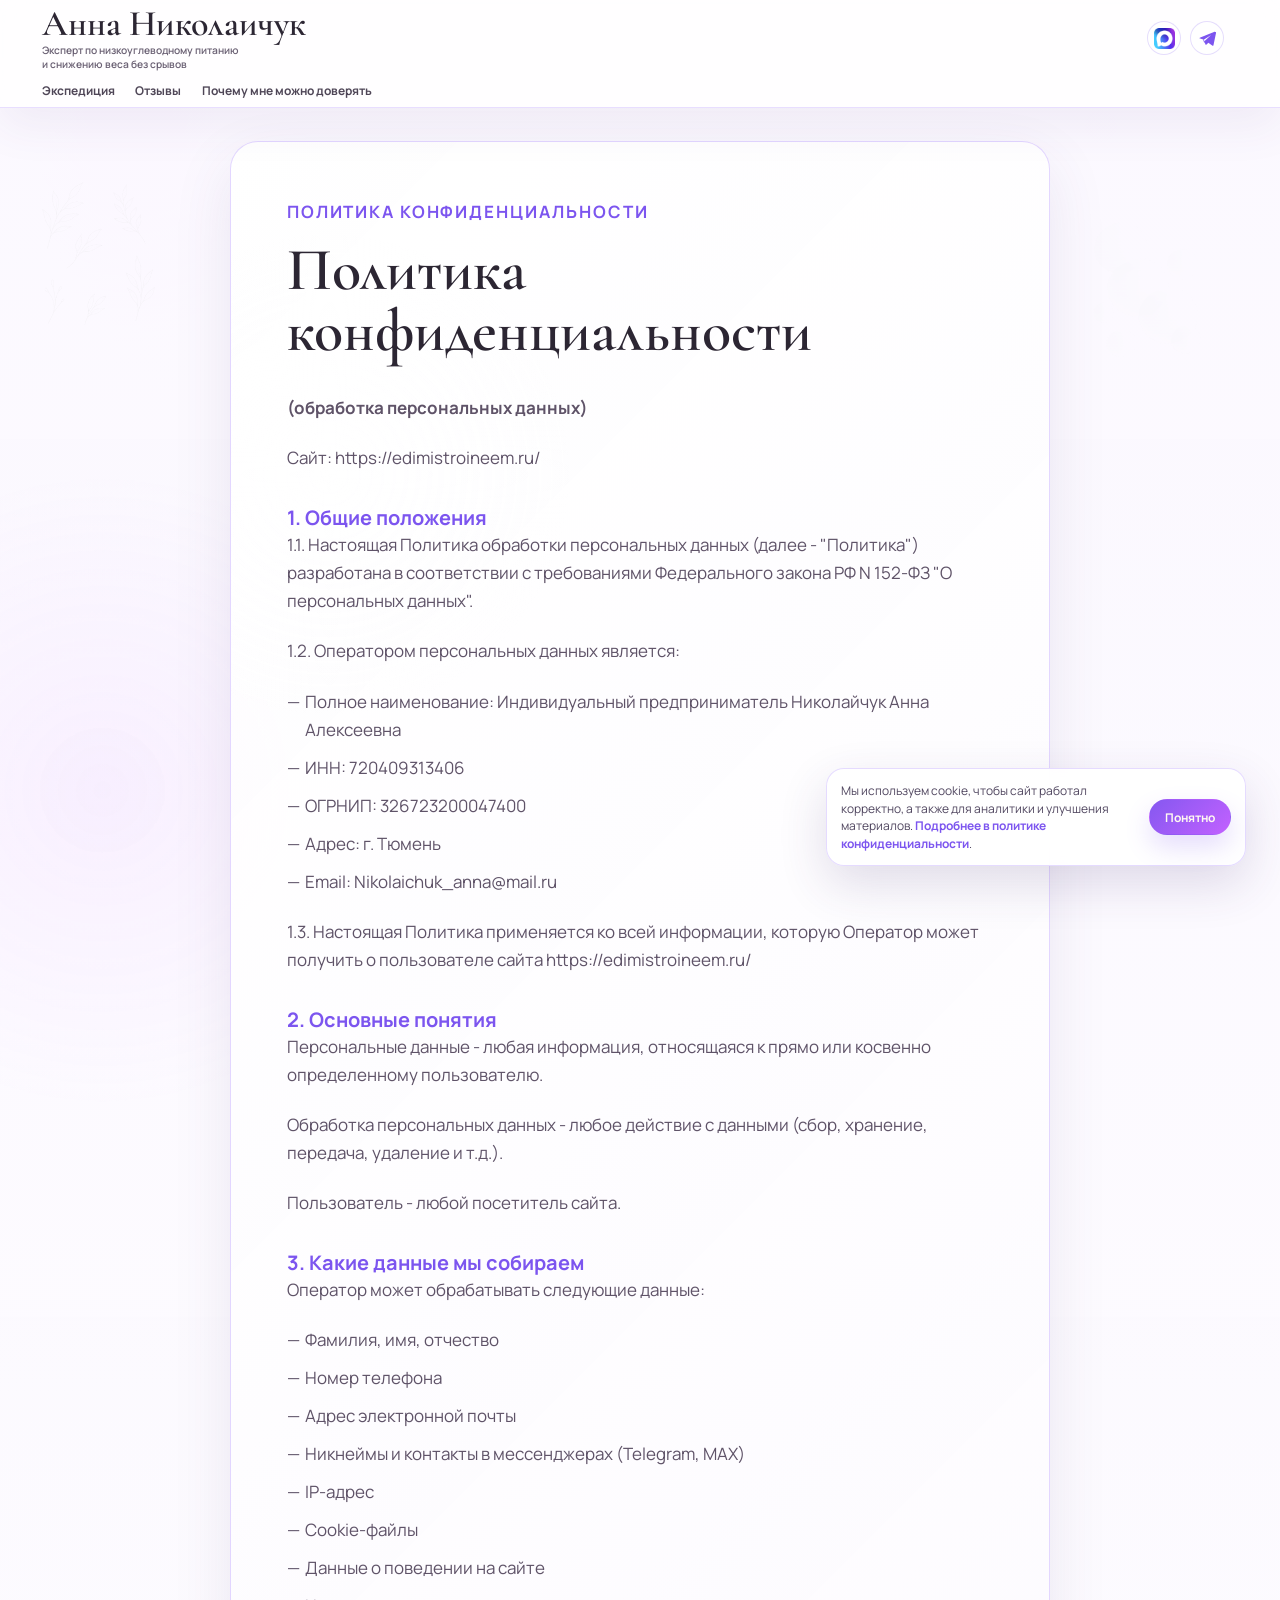
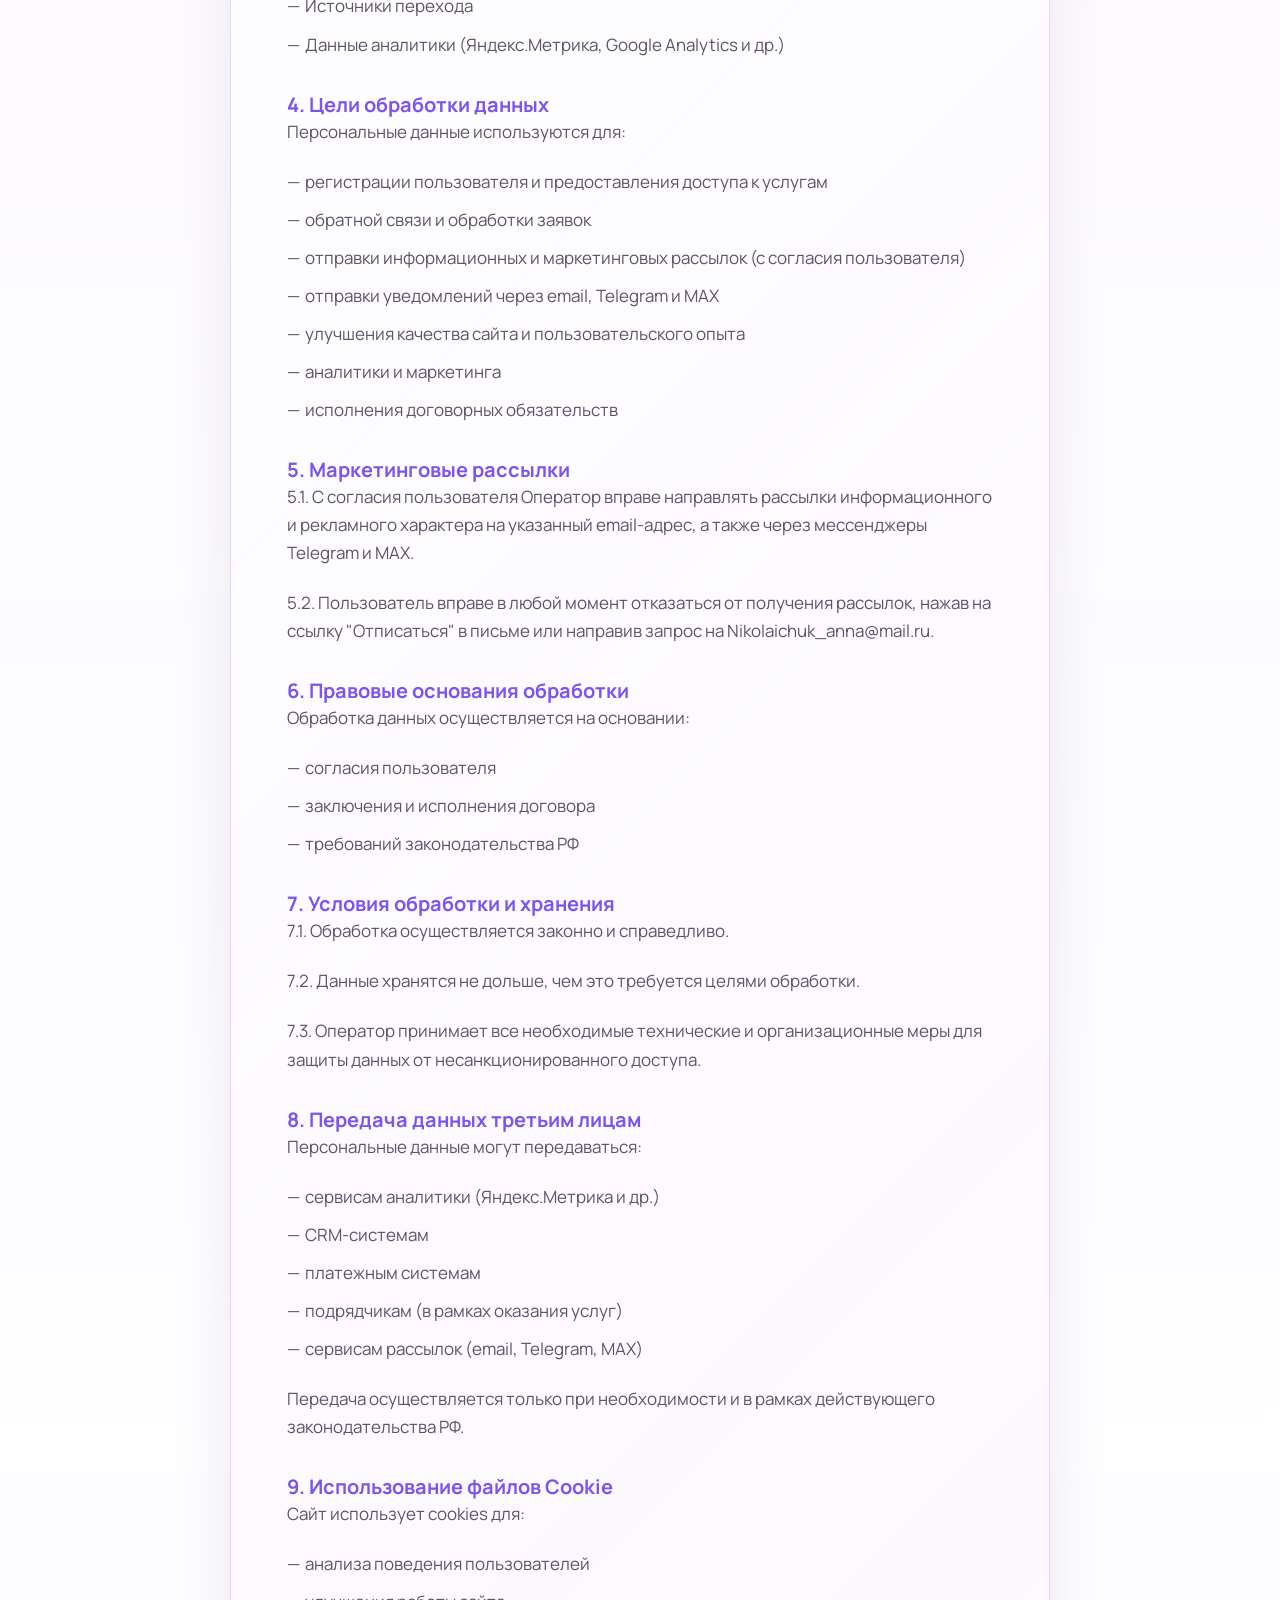
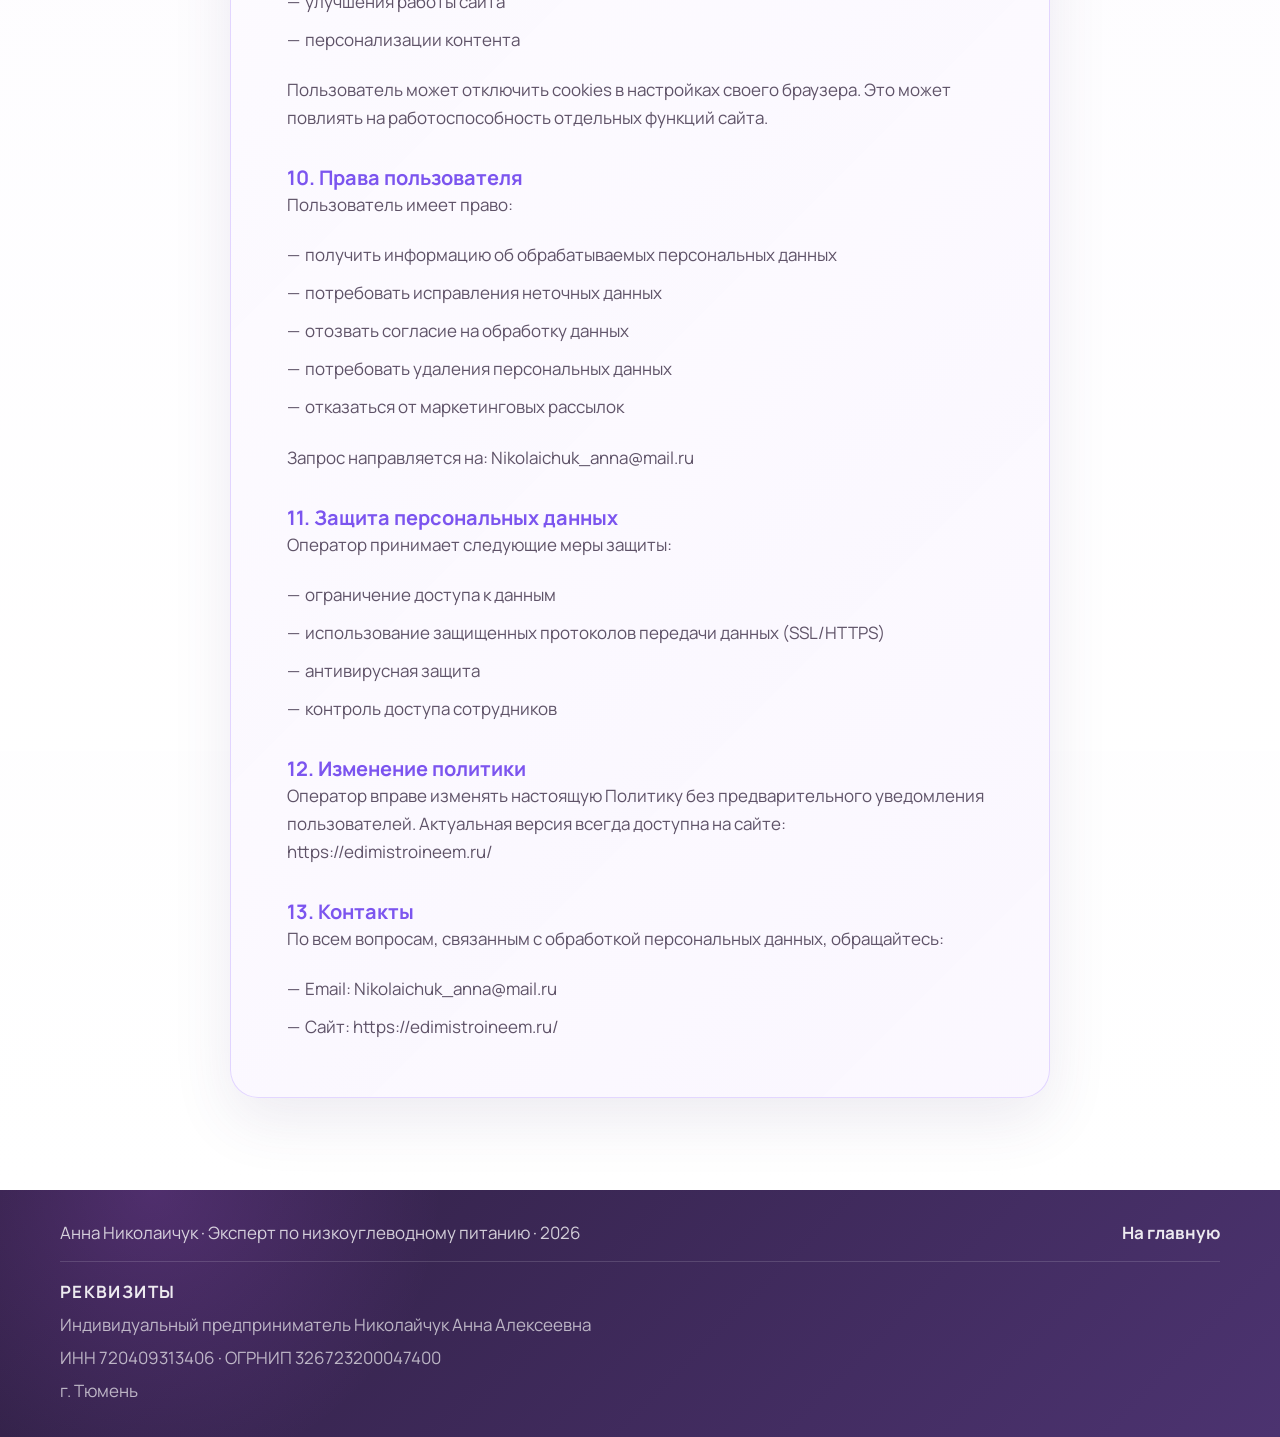
<file: privacy.html>
<!doctype html>
<html lang="ru">
  <head>
    <meta charset="UTF-8" />
    <meta name="viewport" content="width=device-width, initial-scale=1.0" />
    <meta
      name="description"
      content="Политика конфиденциальности и обработки персональных данных Анны Николаичук."
    />
    <title>Политика конфиденциальности | Анна Николаичук</title>
    <link rel="preconnect" href="https://fonts.googleapis.com" />
    <link rel="preconnect" href="https://fonts.gstatic.com" crossorigin />
    <link
      href="https://fonts.googleapis.com/css2?family=Cormorant+Garamond:wght@500;600;700&family=Manrope:wght@400;500;600;700&display=swap"
      rel="stylesheet"
    />
    <script>
      document.documentElement.classList.add("has-js");
    </script>
    <link rel="stylesheet" href="styles.css?v=legal-20260514-1" />
    <link rel="icon" type="image/svg+xml" href="foto/лого.svg" />
    <!-- Yandex.Metrika counter -->
    <script type="text/javascript">
      (function (m, e, t, r, i, k, a) {
        m[i] =
          m[i] ||
          function () {
            (m[i].a = m[i].a || []).push(arguments);
          };
        m[i].l = 1 * new Date();
        for (var j = 0; j < document.scripts.length; j++) {
          if (document.scripts[j].src === r) {
            return;
          }
        }
        (k = e.createElement(t)),
          (a = e.getElementsByTagName(t)[0]),
          (k.async = 1),
          (k.src = r),
          a.parentNode.insertBefore(k, a);
      })(window, document, "script", "https://mc.yandex.ru/metrika/tag.js?id=109141188", "ym");

      ym(109141188, "init", {
        ssr: true,
        webvisor: true,
        clickmap: true,
        ecommerce: "dataLayer",
        referrer: document.referrer,
        url: location.href,
        accurateTrackBounce: true,
        trackLinks: true,
      });
    </script>
    <!-- /Yandex.Metrika counter -->
  </head>
  <body class="policy-page">
    <noscript>
      <div>
        <img
          src="https://mc.yandex.ru/watch/109141188"
          style="position: absolute; left: -9999px"
          alt=""
        />
      </div>
    </noscript>
    <header class="site-header" data-header>
      <a class="brand" href="index.html#top" aria-label="Анна Николаичук">
        <span class="brand-name">Анна Николаичук</span>
        <span class="brand-subtitle">
          <span>Эксперт по низкоуглеводному питанию</span>
          <span>и снижению веса без срывов</span>
        </span>
      </a>
      <nav class="nav" aria-label="Основная навигация">
        <a href="index.html#programs">Экспедиция</a>
        <a href="index.html#reviews">Отзывы</a>
        <a href="index.html#about">Почему мне можно доверять</a>
      </nav>
      <div class="social-links" aria-label="Социальные ссылки">
        <a
          href="https://max.ru/join/zZG2s-T70XAgAtj-I6kza7N3cy2kZuIjgpvJ-Kbzgd4"
          aria-label="MAX"
          target="_blank"
          rel="noopener noreferrer"
        >
          <img
            class="social-icon-image"
            src="foto/Логотип_MAX.svg.png"
            alt=""
            aria-hidden="true"
          />
        </a>
        <a
          href="https://t.me/+t1rubcxQMg02NDVi"
          aria-label="Telegram"
          target="_blank"
          rel="noopener noreferrer"
        >
          <svg viewBox="0 0 24 24" aria-hidden="true" focusable="false">
            <path d="M21.7 3.3 2.9 10.6c-1.2.5-1.2 1.2-.2 1.5l4.8 1.5 1.8 5.6c.2.6.3.8.7.8.3 0 .5-.1.8-.4l2.3-2.2 4.8 3.5c.9.5 1.5.3 1.7-.8l3.1-14.8c.3-1.3-.5-1.9-1.5-1.5Zm-4.1 3.4-9.2 8.4-.4 3.2-1.3-4.4 10.4-6.5c.5-.3.9-.8.5-.7Z" />
          </svg>
        </a>
      </div>
    </header>

    <main class="policy-main" id="top">
      <section class="policy-section">
        <img
          class="decor-asset policy-leaf float-sway"
          src="assets/user-decor/leaves-soft.png"
          alt=""
          aria-hidden="true"
        />
        <img
          class="decor-asset policy-blob float-soft"
          src="assets/user-decor/circles-soft.png"
          alt=""
          aria-hidden="true"
        />
        <div class="container">
          <article class="policy-card reveal">
            <p class="eyebrow">Политика конфиденциальности</p>
            <h1>Политика конфиденциальности</h1>
            <p class="policy-signature">(обработка персональных данных)</p>
            <p>Сайт: https://edimistroineem.ru/</p>

            <h2>1. Общие положения</h2>
            <p>
              1.1. Настоящая Политика обработки персональных данных (далее -
              "Политика") разработана в соответствии с требованиями Федерального
              закона РФ N 152-ФЗ "О персональных данных".
            </p>
            <p>1.2. Оператором персональных данных является:</p>
            <ul class="policy-list">
              <li>
                Полное наименование: Индивидуальный предприниматель Николайчук
                Анна Алексеевна
              </li>
              <li>ИНН: 720409313406</li>
              <li>ОГРНИП: 326723200047400</li>
              <li>Адрес: г. Тюмень</li>
              <li>Email: Nikolaichuk_anna@mail.ru</li>
            </ul>
            <p>
              1.3. Настоящая Политика применяется ко всей информации, которую
              Оператор может получить о пользователе сайта
              https://edimistroineem.ru/
            </p>

            <h2>2. Основные понятия</h2>
            <p>
              Персональные данные - любая информация, относящаяся к прямо или
              косвенно определенному пользователю.
            </p>
            <p>
              Обработка персональных данных - любое действие с данными (сбор,
              хранение, передача, удаление и т.д.).
            </p>
            <p>Пользователь - любой посетитель сайта.</p>

            <h2>3. Какие данные мы собираем</h2>
            <p>Оператор может обрабатывать следующие данные:</p>
            <ul class="policy-list">
              <li>Фамилия, имя, отчество</li>
              <li>Номер телефона</li>
              <li>Адрес электронной почты</li>
              <li>Никнеймы и контакты в мессенджерах (Telegram, MAX)</li>
              <li>IP-адрес</li>
              <li>Cookie-файлы</li>
              <li>Данные о поведении на сайте</li>
              <li>Источники перехода</li>
              <li>Данные аналитики (Яндекс.Метрика, Google Analytics и др.)</li>
            </ul>

            <h2>4. Цели обработки данных</h2>
            <p>Персональные данные используются для:</p>
            <ul class="policy-list">
              <li>регистрации пользователя и предоставления доступа к услугам</li>
              <li>обратной связи и обработки заявок</li>
              <li>
                отправки информационных и маркетинговых рассылок (с согласия
                пользователя)
              </li>
              <li>отправки уведомлений через email, Telegram и MAX</li>
              <li>улучшения качества сайта и пользовательского опыта</li>
              <li>аналитики и маркетинга</li>
              <li>исполнения договорных обязательств</li>
            </ul>

            <h2>5. Маркетинговые рассылки</h2>
            <p>
              5.1. С согласия пользователя Оператор вправе направлять рассылки
              информационного и рекламного характера на указанный email-адрес, а
              также через мессенджеры Telegram и MAX.
            </p>
            <p>
              5.2. Пользователь вправе в любой момент отказаться от получения
              рассылок, нажав на ссылку "Отписаться" в письме или направив
              запрос на Nikolaichuk_anna@mail.ru.
            </p>

            <h2>6. Правовые основания обработки</h2>
            <p>Обработка данных осуществляется на основании:</p>
            <ul class="policy-list">
              <li>согласия пользователя</li>
              <li>заключения и исполнения договора</li>
              <li>требований законодательства РФ</li>
            </ul>

            <h2>7. Условия обработки и хранения</h2>
            <p>7.1. Обработка осуществляется законно и справедливо.</p>
            <p>
              7.2. Данные хранятся не дольше, чем это требуется целями
              обработки.
            </p>
            <p>
              7.3. Оператор принимает все необходимые технические и
              организационные меры для защиты данных от несанкционированного
              доступа.
            </p>

            <h2>8. Передача данных третьим лицам</h2>
            <p>Персональные данные могут передаваться:</p>
            <ul class="policy-list">
              <li>сервисам аналитики (Яндекс.Метрика и др.)</li>
              <li>CRM-системам</li>
              <li>платежным системам</li>
              <li>подрядчикам (в рамках оказания услуг)</li>
              <li>сервисам рассылок (email, Telegram, MAX)</li>
            </ul>
            <p>
              Передача осуществляется только при необходимости и в рамках
              действующего законодательства РФ.
            </p>

            <h2>9. Использование файлов Cookie</h2>
            <p>Сайт использует cookies для:</p>
            <ul class="policy-list">
              <li>анализа поведения пользователей</li>
              <li>улучшения работы сайта</li>
              <li>персонализации контента</li>
            </ul>
            <p>
              Пользователь может отключить cookies в настройках своего браузера.
              Это может повлиять на работоспособность отдельных функций сайта.
            </p>

            <h2>10. Права пользователя</h2>
            <p>Пользователь имеет право:</p>
            <ul class="policy-list">
              <li>получить информацию об обрабатываемых персональных данных</li>
              <li>потребовать исправления неточных данных</li>
              <li>отозвать согласие на обработку данных</li>
              <li>потребовать удаления персональных данных</li>
              <li>отказаться от маркетинговых рассылок</li>
            </ul>
            <p>Запрос направляется на: Nikolaichuk_anna@mail.ru</p>

            <h2>11. Защита персональных данных</h2>
            <p>Оператор принимает следующие меры защиты:</p>
            <ul class="policy-list">
              <li>ограничение доступа к данным</li>
              <li>использование защищенных протоколов передачи данных (SSL/HTTPS)</li>
              <li>антивирусная защита</li>
              <li>контроль доступа сотрудников</li>
            </ul>

            <h2>12. Изменение политики</h2>
            <p>
              Оператор вправе изменять настоящую Политику без предварительного
              уведомления пользователей. Актуальная версия всегда доступна на
              сайте: https://edimistroineem.ru/
            </p>

            <h2>13. Контакты</h2>
            <p>
              По всем вопросам, связанным с обработкой персональных данных,
              обращайтесь:
            </p>
            <ul class="policy-list">
              <li>Email: Nikolaichuk_anna@mail.ru</li>
              <li>Сайт: https://edimistroineem.ru/</li>
            </ul>
          </article>
        </div>
      </section>
    </main>

    <footer class="footer">
      <div class="container footer-content">
        <div class="footer-inner">
          <p>Анна Николаичук · Эксперт по низкоуглеводному питанию · 2026</p>
          <a href="index.html#top">На главную</a>
        </div>
        <div class="footer-requisites" aria-label="Реквизиты">
          <p class="footer-requisites-title">Реквизиты</p>
          <p>Индивидуальный предприниматель Николайчук Анна Алексеевна</p>
          <p>ИНН 720409313406 · ОГРНИП 326723200047400</p>
          <p>г. Тюмень</p>
        </div>
      </div>
    </footer>

    <script src="site-config.js?v=goals-20260514-1"></script>
    <script src="script.js?v=goals-20260514-1"></script>
  </body>
</html>
</file>
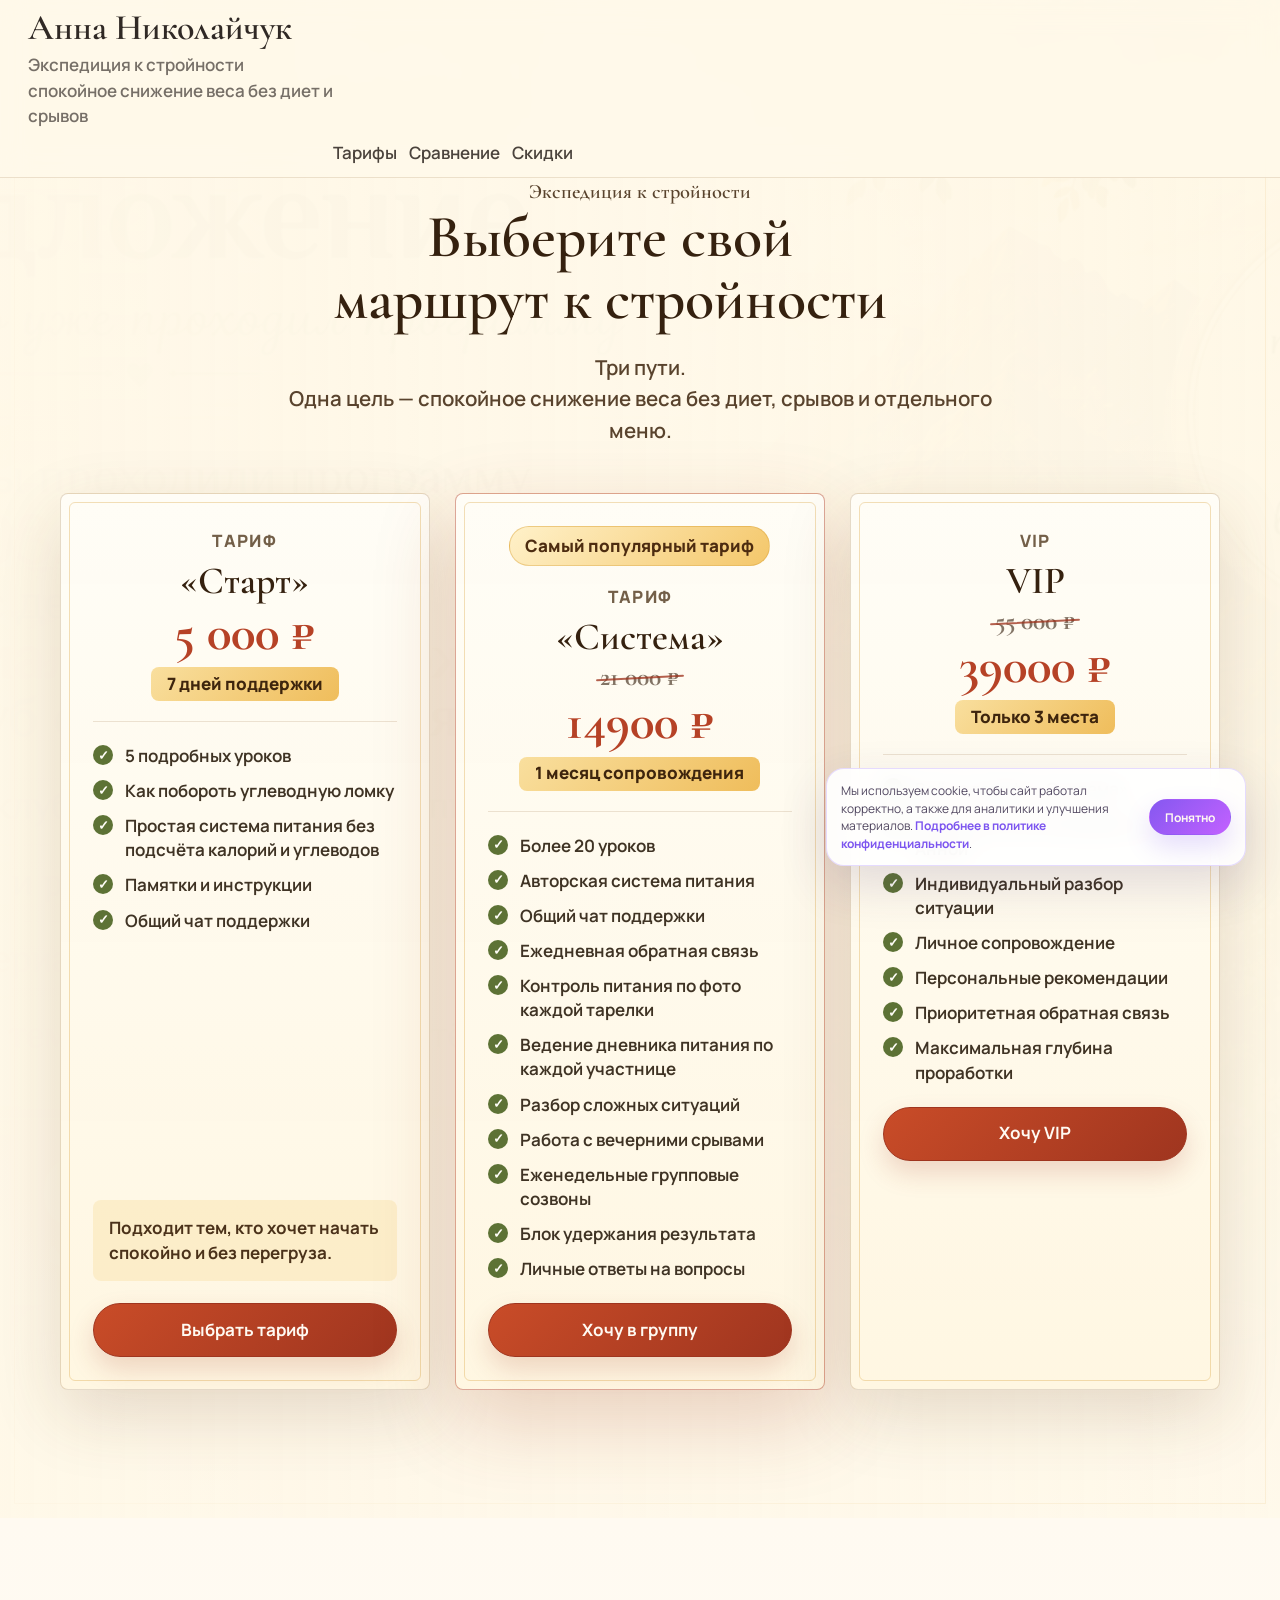
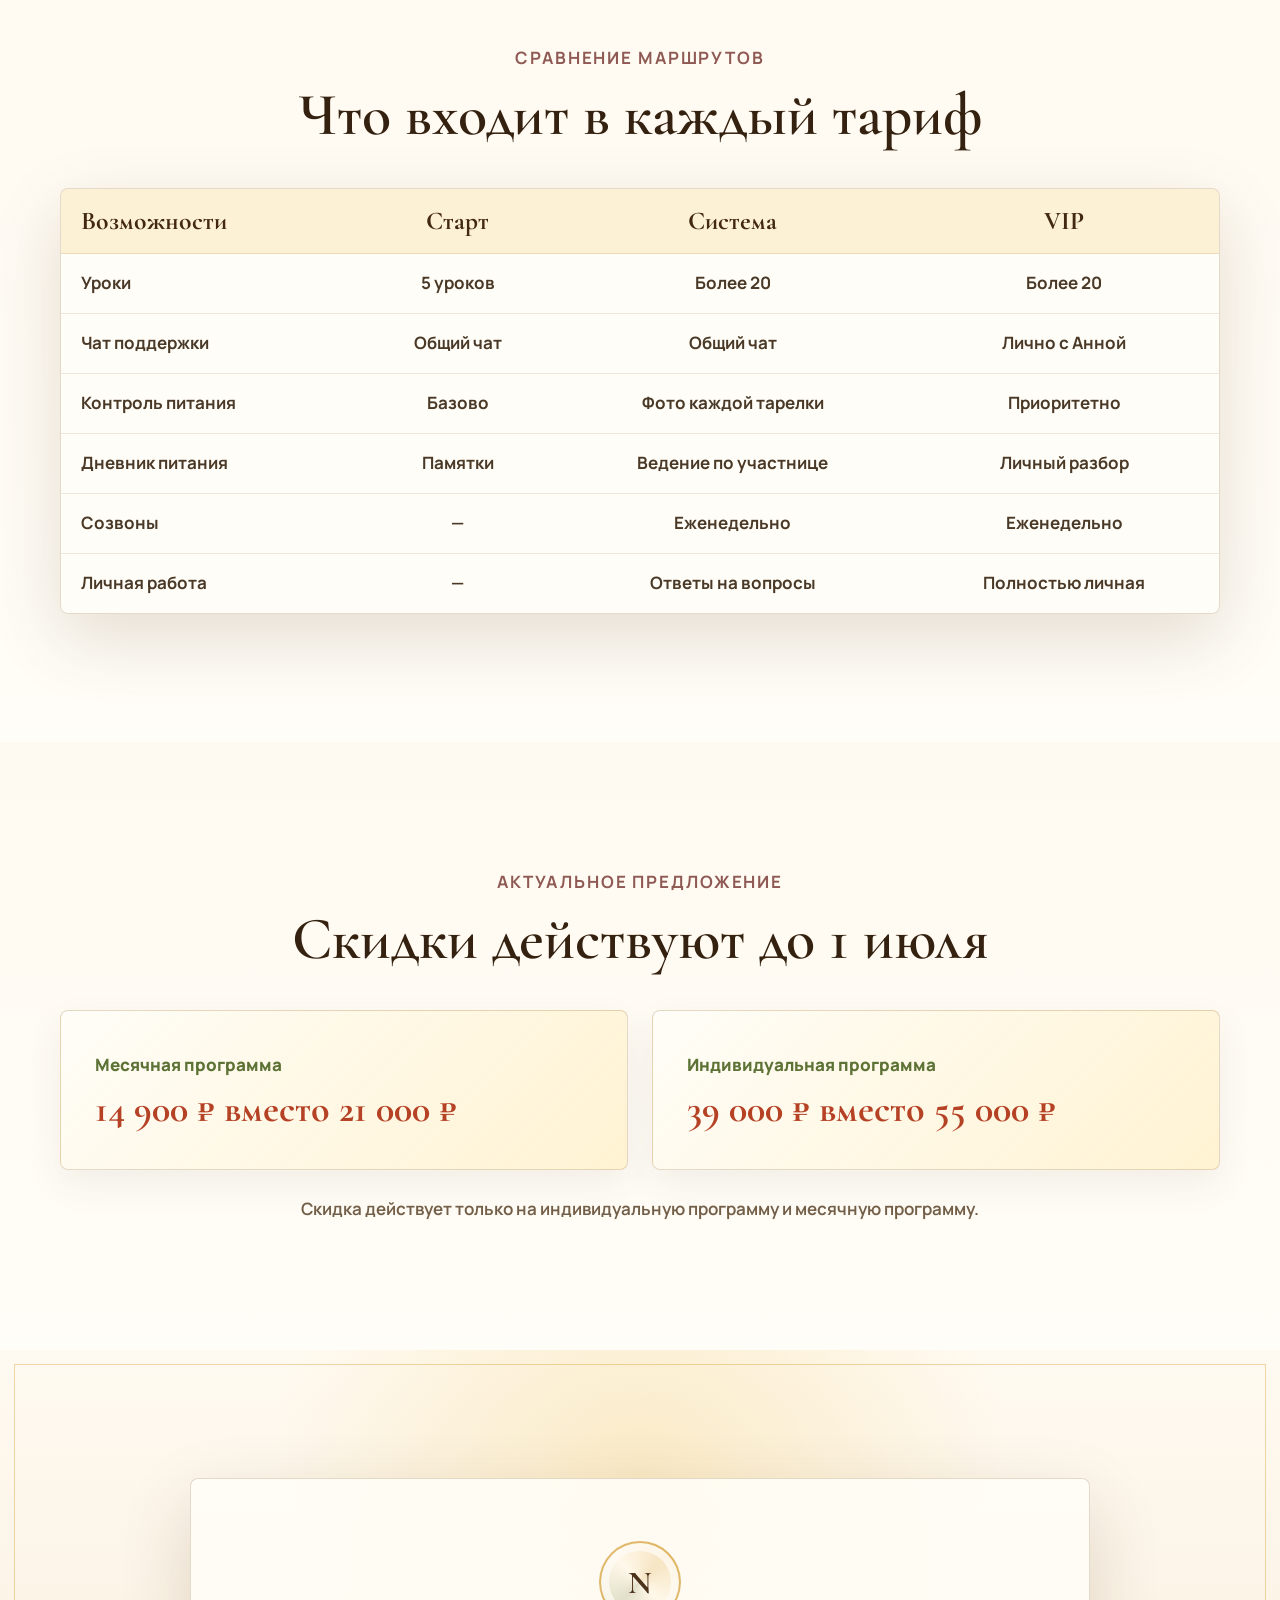
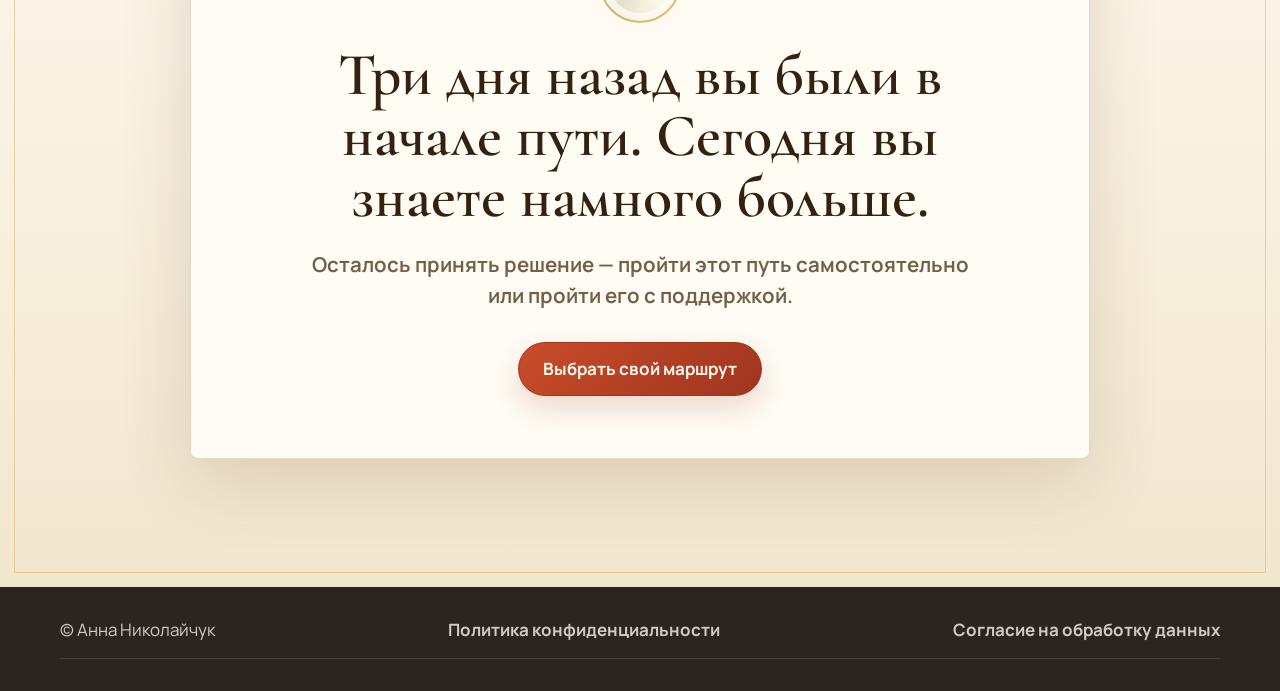
<file: tariffs.html>
<!doctype html>
<html lang="ru">
  <head>
    <meta charset="UTF-8" />
    <meta name="viewport" content="width=device-width, initial-scale=1.0" />
    <meta
      name="description"
      content="Выбор тарифа программы Анны Николайчук «Экспедиция к стройности»: Старт, Система и VIP."
    />
    <title>Выберите маршрут к стройности | Анна Николайчук</title>
    <link rel="preconnect" href="https://fonts.googleapis.com" />
    <link rel="preconnect" href="https://fonts.gstatic.com" crossorigin />
    <link
      href="https://fonts.googleapis.com/css2?family=Cormorant+Garamond:wght@500;600;700&family=Manrope:wght@400;500;600;700&display=swap"
      rel="stylesheet"
    />
    <script>
      document.documentElement.classList.add("has-js");
    </script>
    <link rel="stylesheet" href="styles.css?v=tariffs-20260616-1" />
    <link rel="icon" type="image/svg+xml" href="assets/favicon-plate.svg" />
  </head>
  <body class="tariffs-page">
    <header class="site-header" data-header>
      <a class="brand" href="index.html#top" aria-label="Анна Николайчук">
        <span class="brand-name">Анна Николайчук</span>
        <span class="brand-subtitle">
          <span>Экспедиция к стройности</span>
          <span>спокойное снижение веса без диет и срывов</span>
        </span>
      </a>
      <nav class="nav" aria-label="Навигация по странице">
        <a href="#tariffs">Тарифы</a>
        <a href="#compare">Сравнение</a>
        <a href="#discounts">Скидки</a>
      </nav>
    </header>

    <main id="top">
      <section class="tariffs-hero section" id="tariffs">
        <div class="tariffs-hero-bg" aria-hidden="true"></div>
        <div class="container">
          <div class="tariffs-hero-head reveal">
            <p class="tariffs-eyebrow">Экспедиция к стройности</p>
            <h1>Выберите свой маршрут к стройности</h1>
            <p>
              Три пути.<br />
              Одна цель — спокойное снижение веса без диет, срывов и отдельного меню.
            </p>
          </div>

          <div class="tariffs-grid">
            <article class="tariff-card reveal">
              <div class="tariff-card-top">
                <span class="tariff-kicker">Тариф</span>
                <h2>«Старт»</h2>
                <div class="tariff-price">5 000 ₽</div>
                <span class="tariff-label">7 дней поддержки</span>
              </div>
              <ul class="tariff-list">
                <li>5 подробных уроков</li>
                <li>Как побороть углеводную ломку</li>
                <li>Простая система питания без подсчёта калорий и углеводов</li>
                <li>Памятки и инструкции</li>
                <li>Общий чат поддержки</li>
              </ul>
              <p class="tariff-note">Подходит тем, кто хочет начать спокойно и без перегруза.</p>
              <a
                class="button button-primary tariff-button"
                href="https://link.payform.ru/?paymentLinkId=48ccdd12-8c20-4629-bdac-85551e52d1d0"
                target="_blank"
                rel="noopener noreferrer"
                data-tariff="start"
                aria-label="Выбрать тариф Старт"
              >
                Выбрать тариф
              </a>
            </article>

            <article class="tariff-card tariff-card-featured reveal">
              <div class="tariff-badge">Самый популярный тариф</div>
              <div class="tariff-card-top">
                <span class="tariff-kicker">Тариф</span>
                <h2>«Система»</h2>
                <div class="tariff-old-price">21 000 ₽</div>
                <div class="tariff-price">14900 ₽</div>
                <span class="tariff-label">1 месяц сопровождения</span>
              </div>
              <ul class="tariff-list">
                <li>Более 20 уроков</li>
                <li>Авторская система питания</li>
                <li>Общий чат поддержки</li>
                <li>Ежедневная обратная связь</li>
                <li>Контроль питания по фото каждой тарелки</li>
                <li>Ведение дневника питания по каждой участнице</li>
                <li>Разбор сложных ситуаций</li>
                <li>Работа с вечерними срывами</li>
                <li>Еженедельные групповые созвоны</li>
                <li>Блок удержания результата</li>
                <li>Личные ответы на вопросы</li>
              </ul>
              <a
                class="button button-primary tariff-button"
                href="https://link.payform.ru/?paymentLinkId=9f490a51-caa1-43b2-9d4e-40317fe6fcac"
                target="_blank"
                rel="noopener noreferrer"
                data-tariff="system"
                aria-label="Выбрать тариф Система"
              >
                Хочу в группу
              </a>
            </article>

            <article class="tariff-card reveal">
              <div class="tariff-card-top">
                <span class="tariff-kicker">VIP</span>
                <h2>VIP</h2>
                <div class="tariff-old-price">55 000 ₽</div>
                <div class="tariff-price">39000 ₽</div>
                <span class="tariff-label">Только 3 места</span>
              </div>
              <ul class="tariff-list">
                <li>Всё из тарифа «Система»</li>
                <li>Полностью личная работа с Анной</li>
                <li>Индивидуальный разбор ситуации</li>
                <li>Личное сопровождение</li>
                <li>Персональные рекомендации</li>
                <li>Приоритетная обратная связь</li>
                <li>Максимальная глубина проработки</li>
              </ul>
              <a
                class="button button-primary tariff-button"
                href="https://link.payform.ru/?paymentLinkId=4099c6a1-f1cf-48d3-b951-0163f4550979"
                target="_blank"
                rel="noopener noreferrer"
                data-tariff="vip"
                aria-label="Выбрать VIP тариф"
              >
                Хочу VIP
              </a>
            </article>
          </div>
        </div>
      </section>

      <section class="tariffs-section section" id="compare">
        <div class="container">
          <div class="section-heading center reveal">
            <p class="eyebrow">Сравнение маршрутов</p>
            <h2>Что входит в каждый тариф</h2>
          </div>
          <div class="tariffs-compare reveal" role="region" aria-label="Таблица сравнения тарифов">
            <table>
              <thead>
                <tr>
                  <th>Возможности</th>
                  <th>Старт</th>
                  <th>Система</th>
                  <th>VIP</th>
                </tr>
              </thead>
              <tbody>
                <tr>
                  <td>Уроки</td>
                  <td>5 уроков</td>
                  <td>Более 20</td>
                  <td>Более 20</td>
                </tr>
                <tr>
                  <td>Чат поддержки</td>
                  <td>Общий чат</td>
                  <td>Общий чат</td>
                  <td>Лично с Анной</td>
                </tr>
                <tr>
                  <td>Контроль питания</td>
                  <td>Базово</td>
                  <td>Фото каждой тарелки</td>
                  <td>Приоритетно</td>
                </tr>
                <tr>
                  <td>Дневник питания</td>
                  <td>Памятки</td>
                  <td>Ведение по участнице</td>
                  <td>Личный разбор</td>
                </tr>
                <tr>
                  <td>Созвоны</td>
                  <td>—</td>
                  <td>Еженедельно</td>
                  <td>Еженедельно</td>
                </tr>
                <tr>
                  <td>Личная работа</td>
                  <td>—</td>
                  <td>Ответы на вопросы</td>
                  <td>Полностью личная</td>
                </tr>
              </tbody>
            </table>
          </div>
        </div>
      </section>

      <section class="tariffs-bonuses section" id="discounts">
        <div class="container">
          <div class="section-heading center reveal">
            <p class="eyebrow">Актуальное предложение</p>
            <h2>Скидки действуют до 1 июля</h2>
          </div>
          <div class="tariffs-bonus-grid">
            <article class="tariffs-bonus-card reveal">
              <span>Месячная программа</span>
              <strong>14 900 ₽ вместо 21 000 ₽</strong>
            </article>
            <article class="tariffs-bonus-card reveal">
              <span>Индивидуальная программа</span>
              <strong>39 000 ₽ вместо 55 000 ₽</strong>
            </article>
          </div>
          <p class="tariffs-supporting reveal">
            Скидка действует только на индивидуальную программу и месячную программу.
          </p>
        </div>
      </section>

      <section class="tariffs-final section">
        <div class="container">
          <div class="tariffs-final-card reveal">
            <div class="tariffs-compass" aria-hidden="true">N</div>
            <h2>Три дня назад вы были в начале пути. Сегодня вы знаете намного больше.</h2>
            <p>
              Осталось принять решение — пройти этот путь самостоятельно или пройти его с поддержкой.
            </p>
            <a class="button button-primary" href="#tariffs">Выбрать свой маршрут</a>
          </div>
        </div>
      </section>
    </main>

    <footer class="footer">
      <div class="container footer-inner">
        <p>© Анна Николайчук</p>
        <a href="privacy.html">Политика конфиденциальности</a>
        <a href="personal-data-consent.html">Согласие на обработку данных</a>
      </div>
    </footer>

    <script src="script.js?v=tariffs-20260531-1"></script>
  </body>
</html>
</file>
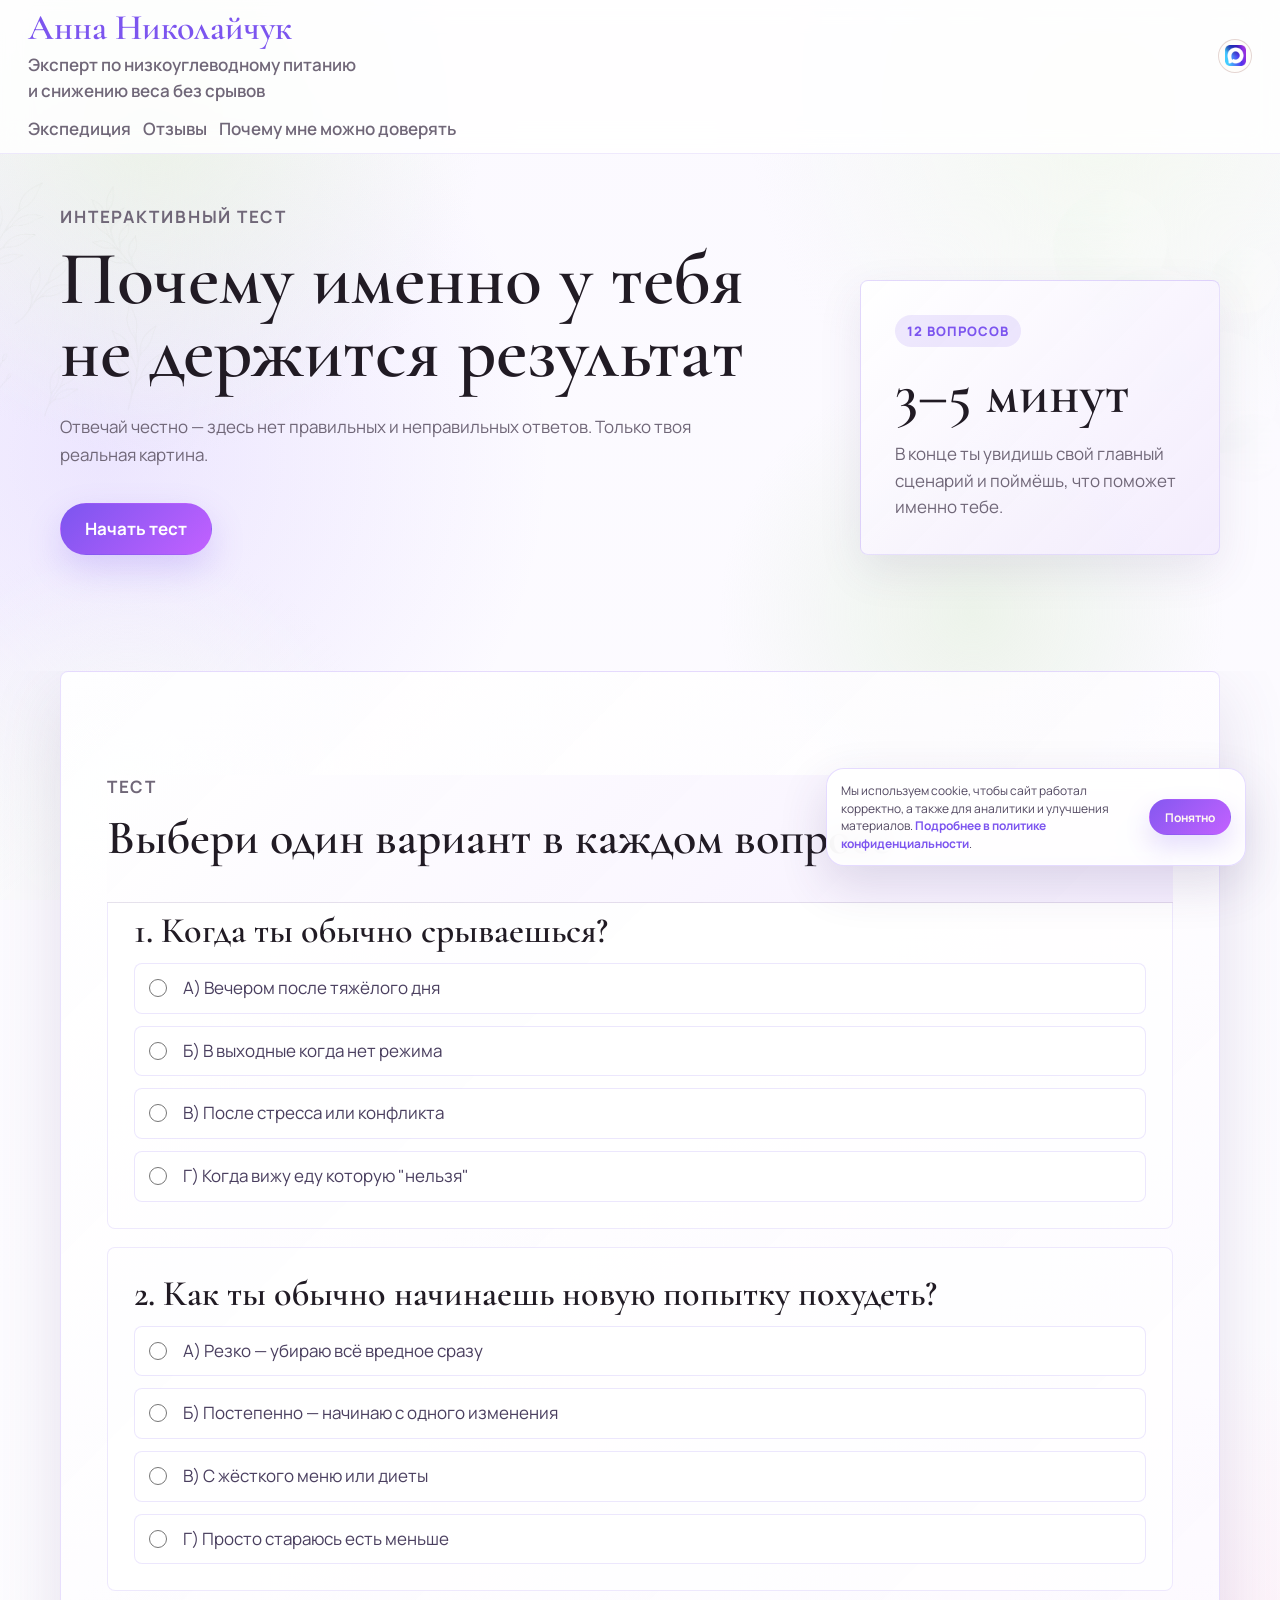
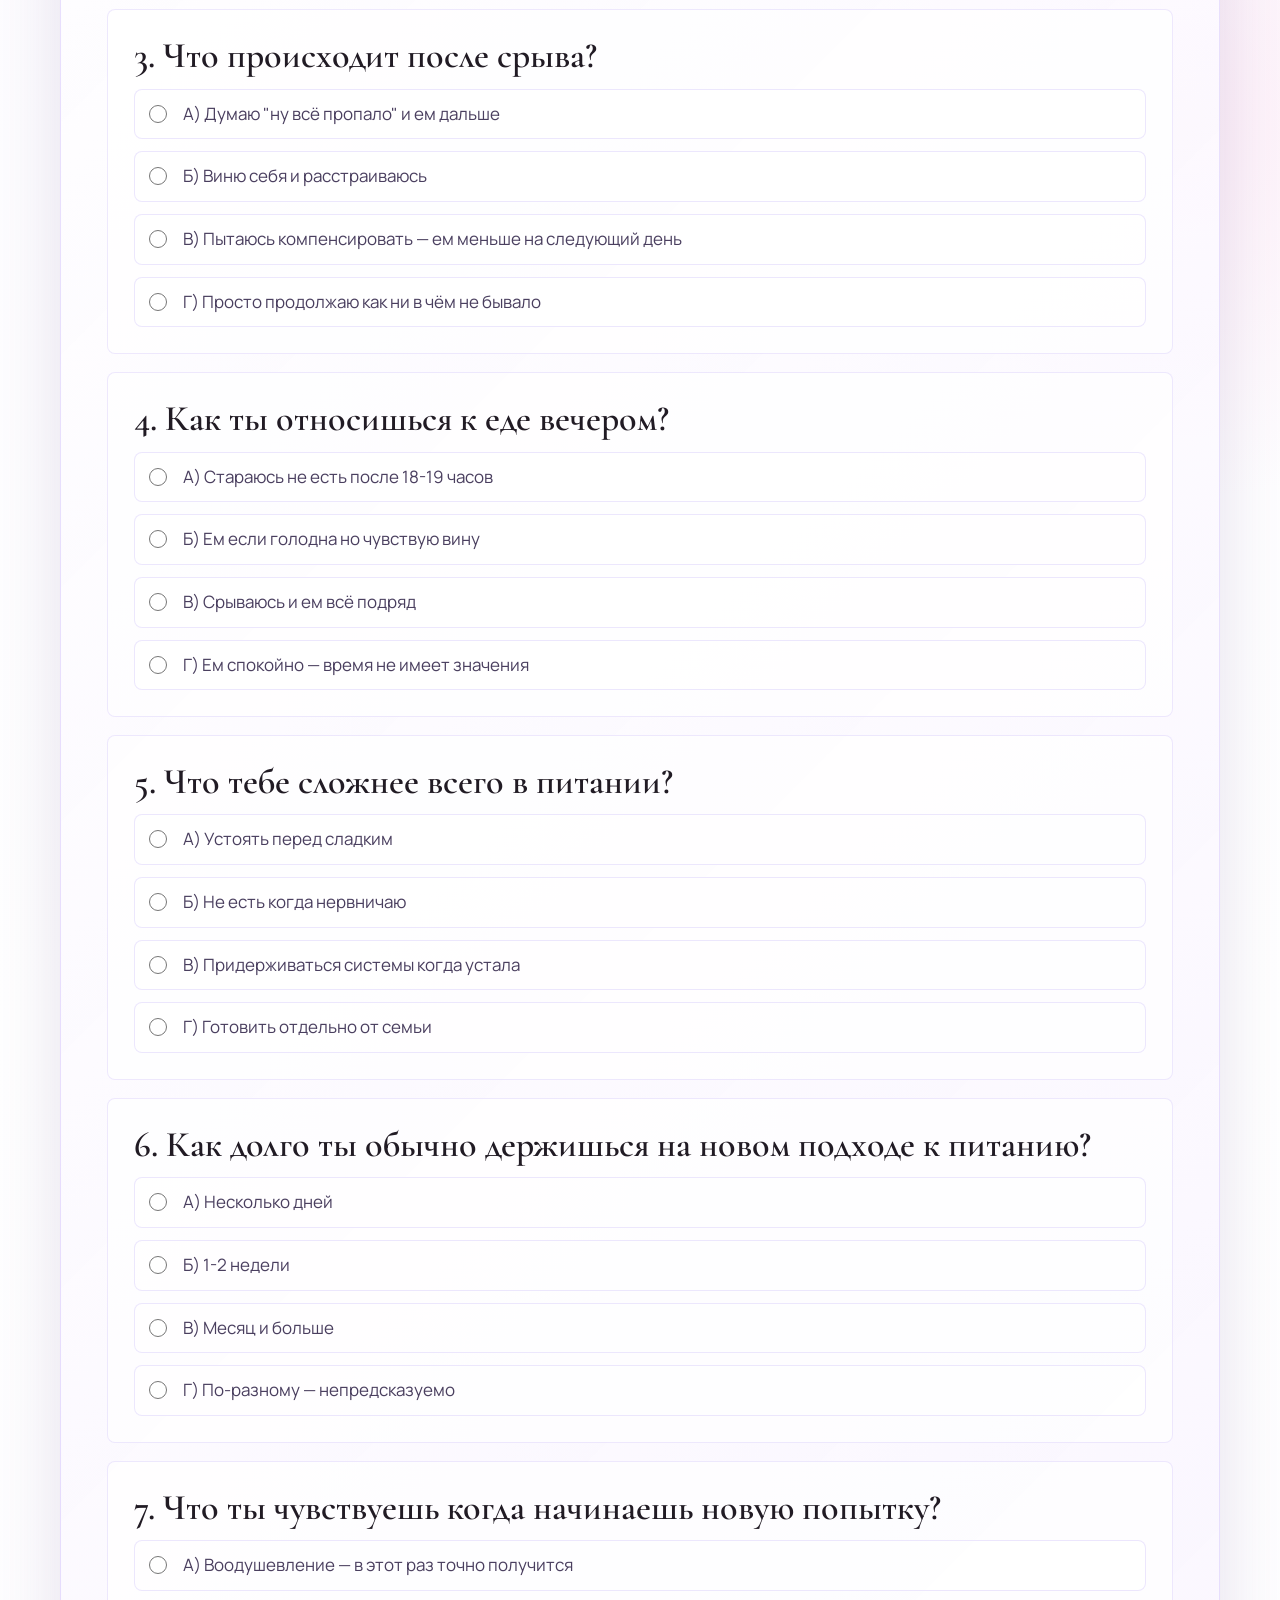
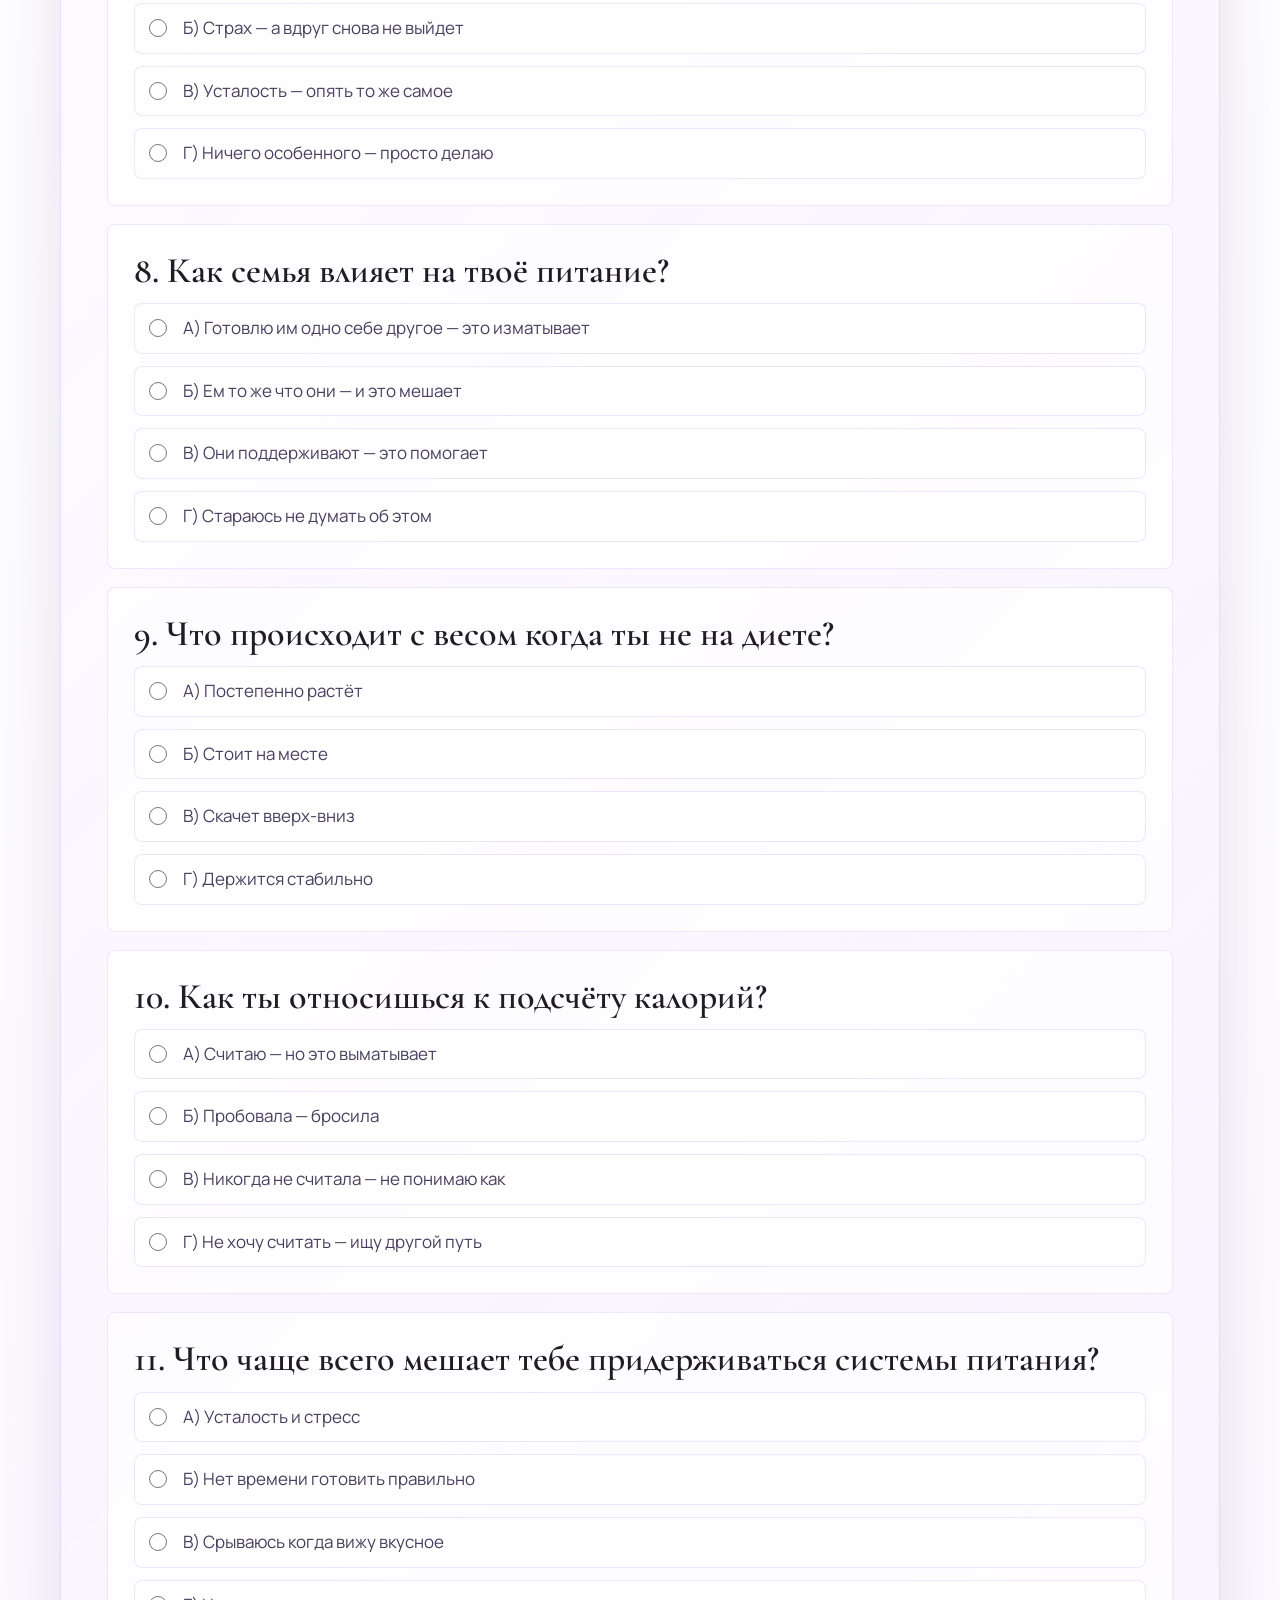
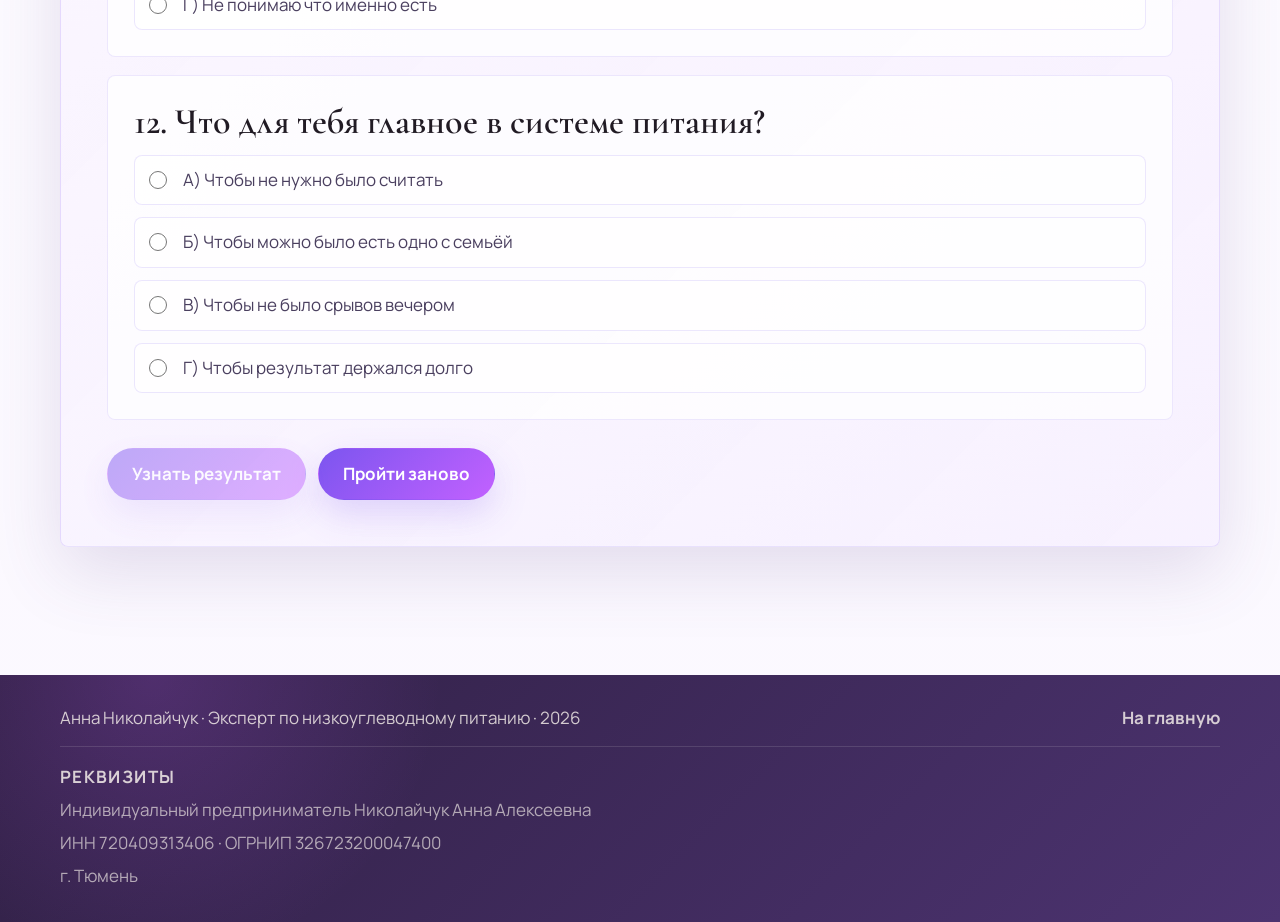
<file: test.html>
<!doctype html>
<html lang="ru">
  <head>
    <meta charset="UTF-8" />
    <meta name="viewport" content="width=device-width, initial-scale=1.0" />
    <meta
      name="description"
      content="Интерактивный тест Анны Николайчук: почему именно у тебя не держится результат после похудения."
    />
    <title>Тест: почему не держится результат | Анна Николайчук</title>
    <link rel="preconnect" href="https://fonts.googleapis.com" />
    <link rel="preconnect" href="https://fonts.gstatic.com" crossorigin />
    <link
      href="https://fonts.googleapis.com/css2?family=Cormorant+Garamond:wght@500;600;700&family=Manrope:wght@400;500;600;700&display=swap"
      rel="stylesheet"
    />
    <script>
      document.documentElement.classList.add("has-js");
    </script>
    <link rel="stylesheet" href="styles.css?v=test-20260526-1" />
    <link rel="icon" type="image/svg+xml" href="foto/лого.svg" />
    <!-- Yandex.Metrika counter -->
    <script type="text/javascript">
      (function (m, e, t, r, i, k, a) {
        m[i] =
          m[i] ||
          function () {
            (m[i].a = m[i].a || []).push(arguments);
          };
        m[i].l = 1 * new Date();
        for (var j = 0; j < document.scripts.length; j++) {
          if (document.scripts[j].src === r) {
            return;
          }
        }
        (k = e.createElement(t)),
          (a = e.getElementsByTagName(t)[0]),
          (k.async = 1),
          (k.src = r),
          a.parentNode.insertBefore(k, a);
      })(window, document, "script", "https://mc.yandex.ru/metrika/tag.js?id=109141188", "ym");

      ym(109141188, "init", {
        ssr: true,
        webvisor: true,
        clickmap: true,
        ecommerce: "dataLayer",
        referrer: document.referrer,
        url: location.href,
        accurateTrackBounce: true,
        trackLinks: true,
      });
    </script>
    <!-- /Yandex.Metrika counter -->
  </head>
  <body class="test-page">
    <noscript>
      <div>
        <img
          src="https://mc.yandex.ru/watch/109141188"
          style="position: absolute; left: -9999px"
          alt=""
        />
      </div>
    </noscript>
    <header class="site-header" data-header>
      <a class="brand" href="index.html#top" aria-label="Анна Николайчук">
        <span class="brand-name">Анна Николайчук</span>
        <span class="brand-subtitle">
          <span>Эксперт по низкоуглеводному питанию</span>
          <span>и снижению веса без срывов</span>
        </span>
      </a>
      <nav class="nav" aria-label="Основная навигация">
        <a href="index.html#programs">Экспедиция</a>
        <a href="index.html#reviews">Отзывы</a>
        <a href="index.html#about">Почему мне можно доверять</a>
      </nav>
      <div class="social-links" aria-label="Социальные ссылки">
        <a
          href="https://max.ru/u/f9LHodD0cOIzNg8hywyljVUZGsMAV4pSUyXWiqMmxA4jsIA1fcz8Czr5UHg"
          aria-label="MAX"
          target="_blank"
          rel="noopener noreferrer"
        >
          <img
            class="social-icon-image"
            src="foto/Логотип_MAX.svg.png"
            alt=""
            aria-hidden="true"
          />
        </a>
      </div>
    </header>

    <main class="test-main" id="top">
      <section class="test-hero section">
        <img
          class="decor-asset test-leaf test-leaf-left float-sway"
          src="assets/user-decor/leaves-soft.png"
          alt=""
          aria-hidden="true"
        />
        <img
          class="decor-asset test-circles float-gentle"
          src="assets/user-decor/circles-soft.png"
          alt=""
          aria-hidden="true"
        />
        <div class="container">
          <div class="test-hero-grid">
            <div class="test-hero-copy reveal">
              <p class="eyebrow">Интерактивный тест</p>
              <h1>Почему именно у тебя не держится результат</h1>
              <p>
                Отвечай честно — здесь нет правильных и неправильных ответов.
                Только твоя реальная картина.
              </p>
              <a class="button button-primary" href="#test">Начать тест</a>
            </div>
            <div class="test-hero-panel reveal">
              <span>12 вопросов</span>
              <strong>3–5 минут</strong>
              <p>В конце ты увидишь свой главный сценарий и поймёшь, что поможет именно тебе.</p>
            </div>
          </div>
        </div>
      </section>

      <section class="test-section section" id="test" aria-labelledby="test-title">
        <div class="container">
          <div class="test-shell reveal" data-test>
            <div class="test-head">
              <div>
                <p class="eyebrow">Тест</p>
                <h2 id="test-title">Выбери один вариант в каждом вопросе</h2>
              </div>
              <div class="test-progress" aria-live="polite">
                <span data-progress-text>0 из 12</span>
                <div class="test-progress-bar" aria-hidden="true">
                  <span data-progress-bar></span>
                </div>
              </div>
            </div>

            <form class="test-form" data-test-form>
              <div class="test-question" data-question>
                <h3>1. Когда ты обычно срываешься?</h3>
                <label><input type="radio" name="q1" value="A" /> <span>А) Вечером после тяжёлого дня</span></label>
                <label><input type="radio" name="q1" value="B" /> <span>Б) В выходные когда нет режима</span></label>
                <label><input type="radio" name="q1" value="C" /> <span>В) После стресса или конфликта</span></label>
                <label><input type="radio" name="q1" value="D" /> <span>Г) Когда вижу еду которую "нельзя"</span></label>
              </div>

              <div class="test-question" data-question>
                <h3>2. Как ты обычно начинаешь новую попытку похудеть?</h3>
                <label><input type="radio" name="q2" value="A" /> <span>А) Резко — убираю всё вредное сразу</span></label>
                <label><input type="radio" name="q2" value="B" /> <span>Б) Постепенно — начинаю с одного изменения</span></label>
                <label><input type="radio" name="q2" value="C" /> <span>В) С жёсткого меню или диеты</span></label>
                <label><input type="radio" name="q2" value="D" /> <span>Г) Просто стараюсь есть меньше</span></label>
              </div>

              <div class="test-question" data-question>
                <h3>3. Что происходит после срыва?</h3>
                <label><input type="radio" name="q3" value="A" /> <span>А) Думаю "ну всё пропало" и ем дальше</span></label>
                <label><input type="radio" name="q3" value="B" /> <span>Б) Виню себя и расстраиваюсь</span></label>
                <label><input type="radio" name="q3" value="C" /> <span>В) Пытаюсь компенсировать — ем меньше на следующий день</span></label>
                <label><input type="radio" name="q3" value="D" /> <span>Г) Просто продолжаю как ни в чём не бывало</span></label>
              </div>

              <div class="test-question" data-question>
                <h3>4. Как ты относишься к еде вечером?</h3>
                <label><input type="radio" name="q4" value="A" /> <span>А) Стараюсь не есть после 18-19 часов</span></label>
                <label><input type="radio" name="q4" value="B" /> <span>Б) Ем если голодна но чувствую вину</span></label>
                <label><input type="radio" name="q4" value="C" /> <span>В) Срываюсь и ем всё подряд</span></label>
                <label><input type="radio" name="q4" value="D" /> <span>Г) Ем спокойно — время не имеет значения</span></label>
              </div>

              <div class="test-question" data-question>
                <h3>5. Что тебе сложнее всего в питании?</h3>
                <label><input type="radio" name="q5" value="A" /> <span>А) Устоять перед сладким</span></label>
                <label><input type="radio" name="q5" value="B" /> <span>Б) Не есть когда нервничаю</span></label>
                <label><input type="radio" name="q5" value="C" /> <span>В) Придерживаться системы когда устала</span></label>
                <label><input type="radio" name="q5" value="D" /> <span>Г) Готовить отдельно от семьи</span></label>
              </div>

              <div class="test-question" data-question>
                <h3>6. Как долго ты обычно держишься на новом подходе к питанию?</h3>
                <label><input type="radio" name="q6" value="A" /> <span>А) Несколько дней</span></label>
                <label><input type="radio" name="q6" value="B" /> <span>Б) 1-2 недели</span></label>
                <label><input type="radio" name="q6" value="C" /> <span>В) Месяц и больше</span></label>
                <label><input type="radio" name="q6" value="D" /> <span>Г) По-разному — непредсказуемо</span></label>
              </div>

              <div class="test-question" data-question>
                <h3>7. Что ты чувствуешь когда начинаешь новую попытку?</h3>
                <label><input type="radio" name="q7" value="A" /> <span>А) Воодушевление — в этот раз точно получится</span></label>
                <label><input type="radio" name="q7" value="B" /> <span>Б) Страх — а вдруг снова не выйдет</span></label>
                <label><input type="radio" name="q7" value="C" /> <span>В) Усталость — опять то же самое</span></label>
                <label><input type="radio" name="q7" value="D" /> <span>Г) Ничего особенного — просто делаю</span></label>
              </div>

              <div class="test-question" data-question>
                <h3>8. Как семья влияет на твоё питание?</h3>
                <label><input type="radio" name="q8" value="A" /> <span>А) Готовлю им одно себе другое — это изматывает</span></label>
                <label><input type="radio" name="q8" value="B" /> <span>Б) Ем то же что они — и это мешает</span></label>
                <label><input type="radio" name="q8" value="C" /> <span>В) Они поддерживают — это помогает</span></label>
                <label><input type="radio" name="q8" value="D" /> <span>Г) Стараюсь не думать об этом</span></label>
              </div>

              <div class="test-question" data-question>
                <h3>9. Что происходит с весом когда ты не на диете?</h3>
                <label><input type="radio" name="q9" value="A" /> <span>А) Постепенно растёт</span></label>
                <label><input type="radio" name="q9" value="B" /> <span>Б) Стоит на месте</span></label>
                <label><input type="radio" name="q9" value="C" /> <span>В) Скачет вверх-вниз</span></label>
                <label><input type="radio" name="q9" value="D" /> <span>Г) Держится стабильно</span></label>
              </div>

              <div class="test-question" data-question>
                <h3>10. Как ты относишься к подсчёту калорий?</h3>
                <label><input type="radio" name="q10" value="A" /> <span>А) Считаю — но это выматывает</span></label>
                <label><input type="radio" name="q10" value="B" /> <span>Б) Пробовала — бросила</span></label>
                <label><input type="radio" name="q10" value="C" /> <span>В) Никогда не считала — не понимаю как</span></label>
                <label><input type="radio" name="q10" value="D" /> <span>Г) Не хочу считать — ищу другой путь</span></label>
              </div>

              <div class="test-question" data-question>
                <h3>11. Что чаще всего мешает тебе придерживаться системы питания?</h3>
                <label><input type="radio" name="q11" value="A" /> <span>А) Усталость и стресс</span></label>
                <label><input type="radio" name="q11" value="B" /> <span>Б) Нет времени готовить правильно</span></label>
                <label><input type="radio" name="q11" value="C" /> <span>В) Срываюсь когда вижу вкусное</span></label>
                <label><input type="radio" name="q11" value="D" /> <span>Г) Не понимаю что именно есть</span></label>
              </div>

              <div class="test-question" data-question>
                <h3>12. Что для тебя главное в системе питания?</h3>
                <label><input type="radio" name="q12" value="A" /> <span>А) Чтобы не нужно было считать</span></label>
                <label><input type="radio" name="q12" value="B" /> <span>Б) Чтобы можно было есть одно с семьёй</span></label>
                <label><input type="radio" name="q12" value="C" /> <span>В) Чтобы не было срывов вечером</span></label>
                <label><input type="radio" name="q12" value="D" /> <span>Г) Чтобы результат держался долго</span></label>
              </div>

              <div class="test-actions">
                <button class="button button-primary" type="submit" disabled data-submit>
                  Узнать результат
                </button>
                <button class="button button-soft" type="button" data-reset>
                  Пройти заново
                </button>
              </div>
            </form>

            <article class="test-result" data-result hidden aria-live="polite">
              <p class="eyebrow">Твой результат</p>
              <h2 data-result-title></h2>
              <div data-result-text></div>
              <div class="test-result-score" data-result-score></div>
              <div class="test-result-actions">
                <a
                  class="button button-primary"
                  href="https://edimistroineem.ru/tariffs.html"
                  >Пройти этот путь с поддержкой</a
                >
              </div>
            </article>
          </div>
        </div>
      </section>
    </main>

    <footer class="footer">
      <div class="container footer-content">
        <div class="footer-inner">
          <p>Анна Николайчук · Эксперт по низкоуглеводному питанию · 2026</p>
          <a href="index.html#top">На главную</a>
        </div>
        <div class="footer-requisites" aria-label="Реквизиты">
          <p class="footer-requisites-title">Реквизиты</p>
          <p>Индивидуальный предприниматель Николайчук Анна Алексеевна</p>
          <p>ИНН 720409313406 · ОГРНИП 326723200047400</p>
          <p>г. Тюмень</p>
        </div>
      </div>
    </footer>

    <script src="site-config.js?v=goals-20260514-1"></script>
    <script src="script.js?v=goals-20260514-1"></script>
    <script>
      const testRoot = document.querySelector("[data-test]");
      const form = document.querySelector("[data-test-form]");
      const questions = [...document.querySelectorAll("[data-question]")];
      const submitButton = document.querySelector("[data-submit]");
      const resetButton = document.querySelector("[data-reset]");
      const progressText = document.querySelector("[data-progress-text]");
      const progressBar = document.querySelector("[data-progress-bar]");
      const result = document.querySelector("[data-result]");
      const resultTitle = document.querySelector("[data-result-title]");
      const resultText = document.querySelector("[data-result-text]");
      const resultScore = document.querySelector("[data-result-score]");
      const totalQuestions = questions.length;
      const resultMap = {
        A: {
          title: "А — ЖЁСТКИЙ СТАРТ",
          text: [
            "Ты начинаешь резко и сильно — и так же быстро заканчиваешь.",
            "Слишком жёсткие ограничения создают напряжение. Напряжение накапливается. И однажды прорывается срывом.",
            "Что поможет: не рывок а постепенное встраивание системы в жизнь. Без резких запретов. Без «всё или ничего».",
            "В программе «Стройнеем вместе» мы выстраиваем систему шаг за шагом — так чтобы она встроилась в твою жизнь и не требовала героических усилий.",
            "Напиши мне слово СИСТЕМА — и я расскажу как это работает. 🌸",
          ],
        },
        B: {
          title: "Б — УСТАЛОСТЬ ОТ ПОПЫТОК",
          text: [
            "Ты уже много пробовала. И устала.",
            "Не от самого процесса — а от того что снова и снова не получается. Вера в себя подорвана.",
            "Что поможет: не новая диета а новое понимание. Почему не работало раньше — и что именно нужно изменить.",
            "В программе «Стройнеем вместе» мы начинаем именно с этого — с понимания твоей конкретной ситуации. Без давления. Без новых жёстких правил.",
            "Просто напиши мне слово СИСТЕМА — и мы разберём твою ситуацию вместе. 🌸",
          ],
        },
        C: {
          title: "В — ЭМОЦИОНАЛЬНЫЙ ЕДОК",
          text: [
            "Твой главный триггер — эмоции. Стресс, усталость, тревога — и еда становится способом справиться.",
            "Дело не в голоде. Дело в том что еда — это самый быстрый способ получить облегчение.",
            "Что поможет: понять связь между эмоциями и едой — и найти систему которая учитывает твой эмоциональный фон.",
            "Именно с этим я работаю в программе «Стройнеем вместе». Разбираем твои личные триггеры и выстраиваем систему которая работает даже в самые тяжёлые дни.",
            "Напиши мне слово СИСТЕМА и я расскажу подробнее. 🌸",
          ],
        },
        D: {
          title: "Г — ХАОС БЕЗ СИСТЕМЫ",
          text: [
            "Ты не против меняться — просто нет понятного пути. Непонятно что есть, как часто, в каком количестве.",
            "Результат непредсказуем потому что нет опоры.",
            "Что поможет: чёткая понятная система которая отвечает на вопрос «что мне есть сегодня» — без теории и без сложных правил.",
            "В программе «Стройнеем вместе» ты получаешь именно это — конкретную систему питания которую можно внедрить в обычную жизнь без хаоса.",
            "Напиши мне слово СИСТЕМА — и я расскажу как это работает на практике. 🌸",
          ],
        },
      };

      const letterLabels = {
        A: "А",
        B: "Б",
        C: "В",
        D: "Г",
      };

      const getAnsweredInputs = () => [...form.querySelectorAll("input[type='radio']:checked")];

      const updateProgress = () => {
        const answered = getAnsweredInputs().length;
        const percent = Math.round((answered / totalQuestions) * 100);
        progressText.textContent = `${answered} из ${totalQuestions}`;
        progressBar.style.width = `${percent}%`;
        submitButton.disabled = answered !== totalQuestions;
      };

      const getWinner = () => {
        const counts = { A: 0, B: 0, C: 0, D: 0 };
        getAnsweredInputs().forEach((input) => {
          counts[input.value] += 1;
        });

        const winner = Object.keys(counts).reduce((best, letter) =>
          counts[letter] > counts[best] ? letter : best
        );

        return { counts, winner };
      };

      form.addEventListener("change", (event) => {
        const input = event.target;
        if (!input.matches("input[type='radio']")) return;

        input.closest("[data-question]")?.classList.add("is-answered");
        result.hidden = true;
        updateProgress();
      });

      form.addEventListener("submit", (event) => {
        event.preventDefault();
        const { counts, winner } = getWinner();
        const resultData = resultMap[winner];

        resultTitle.textContent = resultData.title;
        resultText.innerHTML = resultData.text.map((item) => `<p>${item}</p>`).join("");
        resultScore.innerHTML = Object.entries(counts)
          .map(([letter, count]) => `<span>${letterLabels[letter]}: ${count}</span>`)
          .join("");
        result.hidden = false;
        testRoot.classList.add("has-result");
        result.scrollIntoView({ behavior: "smooth", block: "start" });

        if (typeof window.ym === "function") {
          window.ym(109141188, "reachGoal", "test_result", { result: winner });
        }
      });

      resetButton.addEventListener("click", () => {
        form.reset();
        questions.forEach((question) => question.classList.remove("is-answered"));
        result.hidden = true;
        testRoot.classList.remove("has-result");
        updateProgress();
        document.querySelector("#test")?.scrollIntoView({ behavior: "smooth", block: "start" });
      });

      updateProgress();
    </script>
  </body>
</html>
</file>
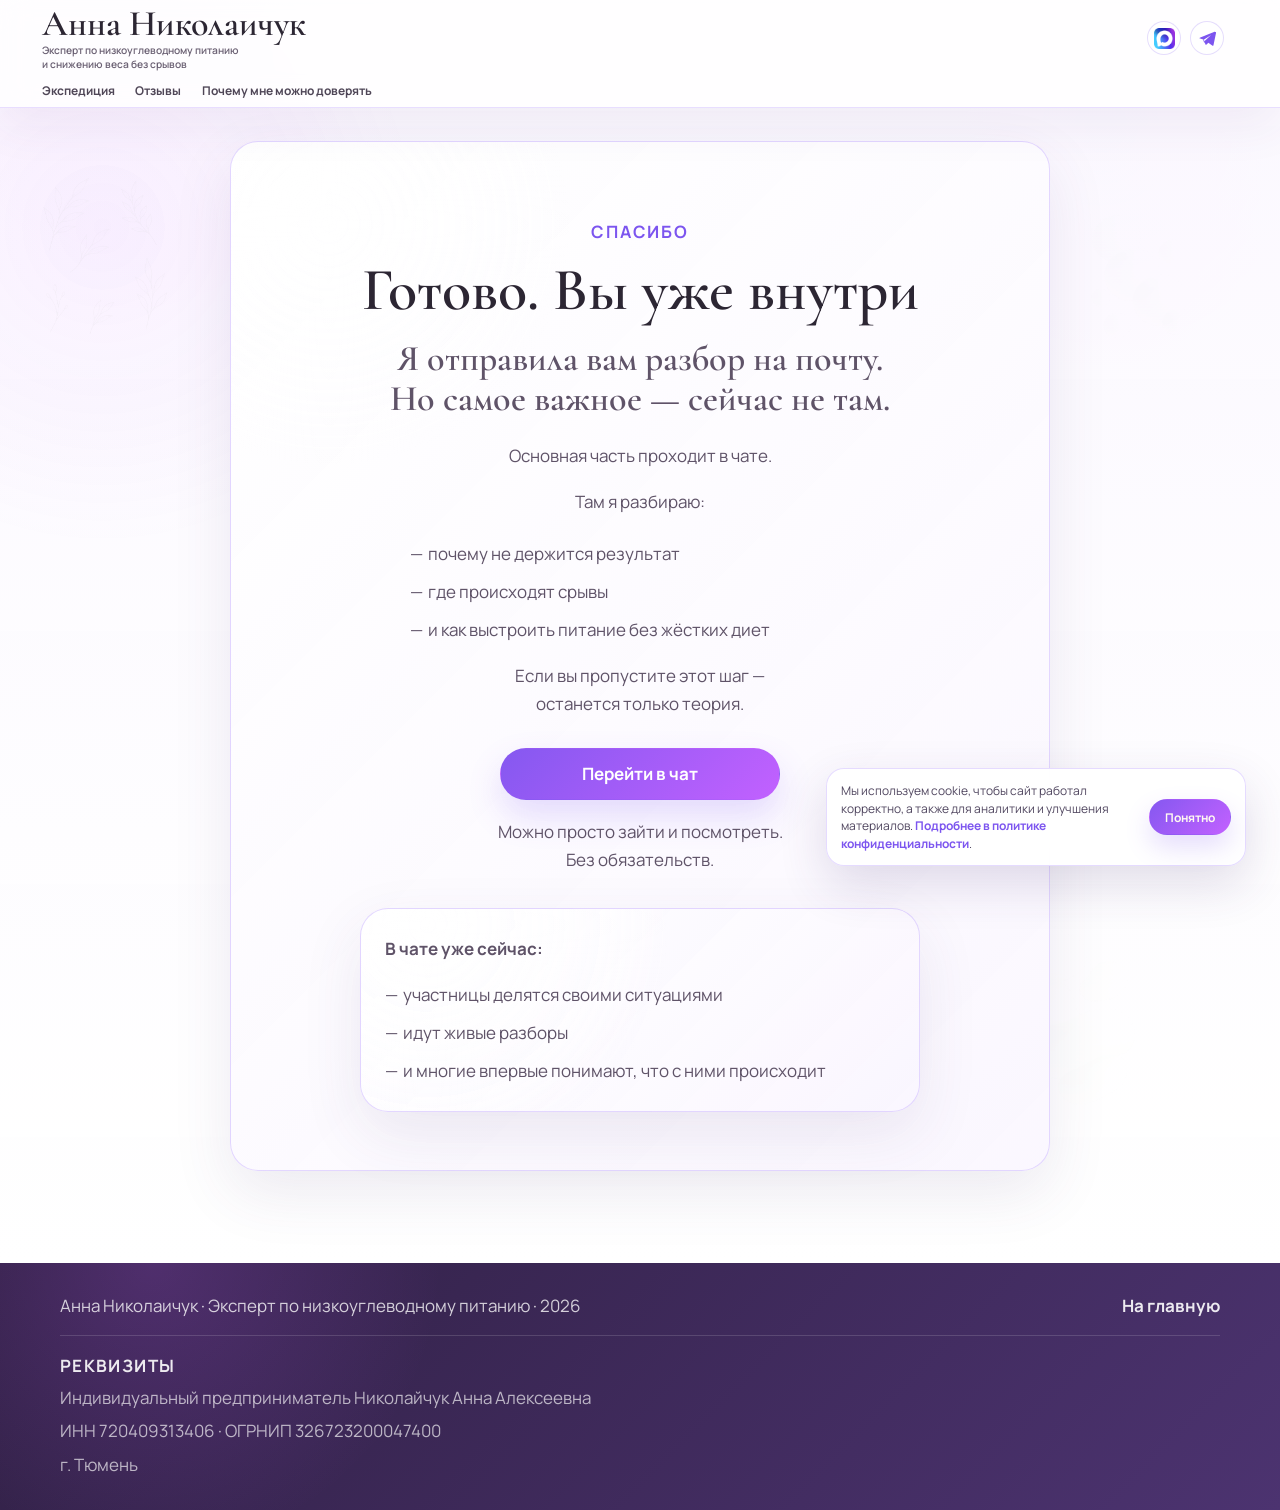
<file: thanks.html>
<!doctype html>
<html lang="ru">
  <head>
    <meta charset="UTF-8" />
    <meta name="viewport" content="width=device-width, initial-scale=1.0" />
    <meta
      name="description"
      content="Спасибо. Разбор уже отправлен, а основной следующий шаг ждёт вас в чате."
    />
    <title>Спасибо | Анна Николаичук</title>
    <link rel="preconnect" href="https://fonts.googleapis.com" />
    <link rel="preconnect" href="https://fonts.gstatic.com" crossorigin />
    <link
      href="https://fonts.googleapis.com/css2?family=Cormorant+Garamond:wght@500;600;700&family=Manrope:wght@400;500;600;700&display=swap"
      rel="stylesheet"
    />
    <script>
      document.documentElement.classList.add("has-js");
    </script>
    <link rel="stylesheet" href="styles.css?v=legal-20260514-1" />
    <link rel="icon" type="image/svg+xml" href="foto/лого.svg" />
    <!-- Yandex.Metrika counter -->
    <script type="text/javascript">
      (function (m, e, t, r, i, k, a) {
        m[i] =
          m[i] ||
          function () {
            (m[i].a = m[i].a || []).push(arguments);
          };
        m[i].l = 1 * new Date();
        for (var j = 0; j < document.scripts.length; j++) {
          if (document.scripts[j].src === r) {
            return;
          }
        }
        (k = e.createElement(t)),
          (a = e.getElementsByTagName(t)[0]),
          (k.async = 1),
          (k.src = r),
          a.parentNode.insertBefore(k, a);
      })(window, document, "script", "https://mc.yandex.ru/metrika/tag.js?id=109141188", "ym");

      ym(109141188, "init", {
        ssr: true,
        webvisor: true,
        clickmap: true,
        ecommerce: "dataLayer",
        referrer: document.referrer,
        url: location.href,
        accurateTrackBounce: true,
        trackLinks: true,
      });
    </script>
    <!-- /Yandex.Metrika counter -->
  </head>
  <body class="thanks-page">
    <noscript>
      <div>
        <img
          src="https://mc.yandex.ru/watch/109141188"
          style="position: absolute; left: -9999px"
          alt=""
        />
      </div>
    </noscript>
    <header class="site-header" data-header>
      <a class="brand" href="index.html#top" aria-label="Анна Николаичук">
        <span class="brand-name">Анна Николаичук</span>
        <span class="brand-subtitle">
          <span>Эксперт по низкоуглеводному питанию</span>
          <span>и снижению веса без срывов</span>
        </span>
      </a>
      <nav class="nav" aria-label="Основная навигация">
        <a href="index.html#programs">Экспедиция</a>
        <a href="index.html#reviews">Отзывы</a>
        <a href="index.html#about">Почему мне можно доверять</a>
      </nav>
      <div class="social-links" aria-label="Социальные ссылки">
        <a
          href="https://max.ru/join/zZG2s-T70XAgAtj-I6kza7N3cy2kZuIjgpvJ-Kbzgd4"
          aria-label="MAX"
          target="_blank"
          rel="noopener noreferrer"
        >
          <img
            class="social-icon-image"
            src="foto/Логотип_MAX.svg.png"
            alt=""
            aria-hidden="true"
          />
        </a>
        <a
          href="https://t.me/+t1rubcxQMg02NDVi"
          aria-label="Telegram"
          target="_blank"
          rel="noopener noreferrer"
        >
          <svg viewBox="0 0 24 24" aria-hidden="true" focusable="false">
            <path d="M21.7 3.3 2.9 10.6c-1.2.5-1.2 1.2-.2 1.5l4.8 1.5 1.8 5.6c.2.6.3.8.7.8.3 0 .5-.1.8-.4l2.3-2.2 4.8 3.5c.9.5 1.5.3 1.7-.8l3.1-14.8c.3-1.3-.5-1.9-1.5-1.5Zm-4.1 3.4-9.2 8.4-.4 3.2-1.3-4.4 10.4-6.5c.5-.3.9-.8.5-.7Z" />
          </svg>
        </a>
      </div>
    </header>

    <main class="thanks-main" id="top">
      <section class="thanks-section">
        <img
          class="decor-asset thanks-leaf float-sway"
          src="assets/user-decor/leaves-soft.png"
          alt=""
          aria-hidden="true"
        />
        <img
          class="decor-asset thanks-lemon float-gentle"
          src="assets/user-decor/circles-soft.png"
          alt=""
          aria-hidden="true"
        />
        <img
          class="decor-asset thanks-blob float-soft"
          src="assets/user-decor/blob-soft.png"
          alt=""
          aria-hidden="true"
        />
        <div class="container">
          <div class="thanks-card reveal">
            <p class="eyebrow">Спасибо</p>
            <h1>Готово. Вы уже внутри</h1>
            <p class="thanks-subtitle">
              Я отправила вам разбор на почту.
              <br />
              Но самое важное — сейчас не там.
            </p>
            <div class="thanks-copy">
              <p>Основная часть проходит в чате.</p>
              <p>Там я разбираю:</p>
            </div>
            <ul class="thanks-list" aria-label="Что разбирается в чате">
              <li>почему не держится результат</li>
              <li>где происходят срывы</li>
              <li>и как выстроить питание без жёстких диет</li>
            </ul>
            <p class="thanks-copy">
              Если вы пропустите этот шаг —
              <br />
              останется только теория.
            </p>
            <div class="thanks-actions">
              <a
                class="button button-primary"
                href="https://max.ru/join/zZG2s-T70XAgAtj-I6kza7N3cy2kZuIjgpvJ-Kbzgd4"
                target="_blank"
                rel="noopener noreferrer"
                >Перейти в чат</a
              >
            </div>
            <p class="thanks-note">
              Можно просто зайти и посмотреть.
              <br />
              Без обязательств.
            </p>
            <div class="thanks-chat-block">
              <p><strong>В чате уже сейчас:</strong></p>
              <ul class="thanks-list" aria-label="Что происходит в чате">
                <li>участницы делятся своими ситуациями</li>
                <li>идут живые разборы</li>
                <li>и многие впервые понимают, что с ними происходит</li>
              </ul>
            </div>
          </div>
        </div>
      </section>
    </main>

    <div
      class="exit-modal"
      data-exit-modal
      data-exit-modal-key="anna-exit-site-violet-2"
      role="dialog"
      aria-modal="true"
      aria-labelledby="thanks-exit-modal-title"
      hidden
    >
      <div class="exit-modal-backdrop" data-close-exit-modal></div>
      <div class="exit-modal-card" role="document">
        <button class="exit-modal-close" type="button" data-close-exit-modal aria-label="Закрыть окно"></button>
        <p class="eyebrow">Перед уходом</p>
        <h2 id="thanks-exit-modal-title">Можно не останавливаться только на письме</h2>
        <p>
          Разбор уже у вас на почте, а самое важное продолжается в чате.
          Можно просто зайти, посмотреть и спокойно решить дальше.
        </p>
        <div class="exit-modal-actions">
          <a
            class="button button-primary"
            href="https://max.ru/join/zZG2s-T70XAgAtj-I6kza7N3cy2kZuIjgpvJ-Kbzgd4"
            target="_blank"
            rel="noopener noreferrer"
            >Перейти в чат</a
          >
          <button class="button button-soft" type="button" data-close-exit-modal>
            Остаться на странице
          </button>
        </div>
      </div>
    </div>

    <footer class="footer">
      <div class="container footer-content">
        <div class="footer-inner">
          <p>Анна Николаичук · Эксперт по низкоуглеводному питанию · 2026</p>
          <a href="index.html#top">На главную</a>
        </div>
        <div class="footer-requisites" aria-label="Реквизиты">
          <p class="footer-requisites-title">Реквизиты</p>
          <p>Индивидуальный предприниматель Николайчук Анна Алексеевна</p>
          <p>ИНН 720409313406 · ОГРНИП 326723200047400</p>
          <p>г. Тюмень</p>
        </div>
      </div>
    </footer>

    <script src="site-config.js?v=goals-20260514-1"></script>
    <script src="script.js?v=goals-20260514-1"></script>
  </body>
</html>
</file>
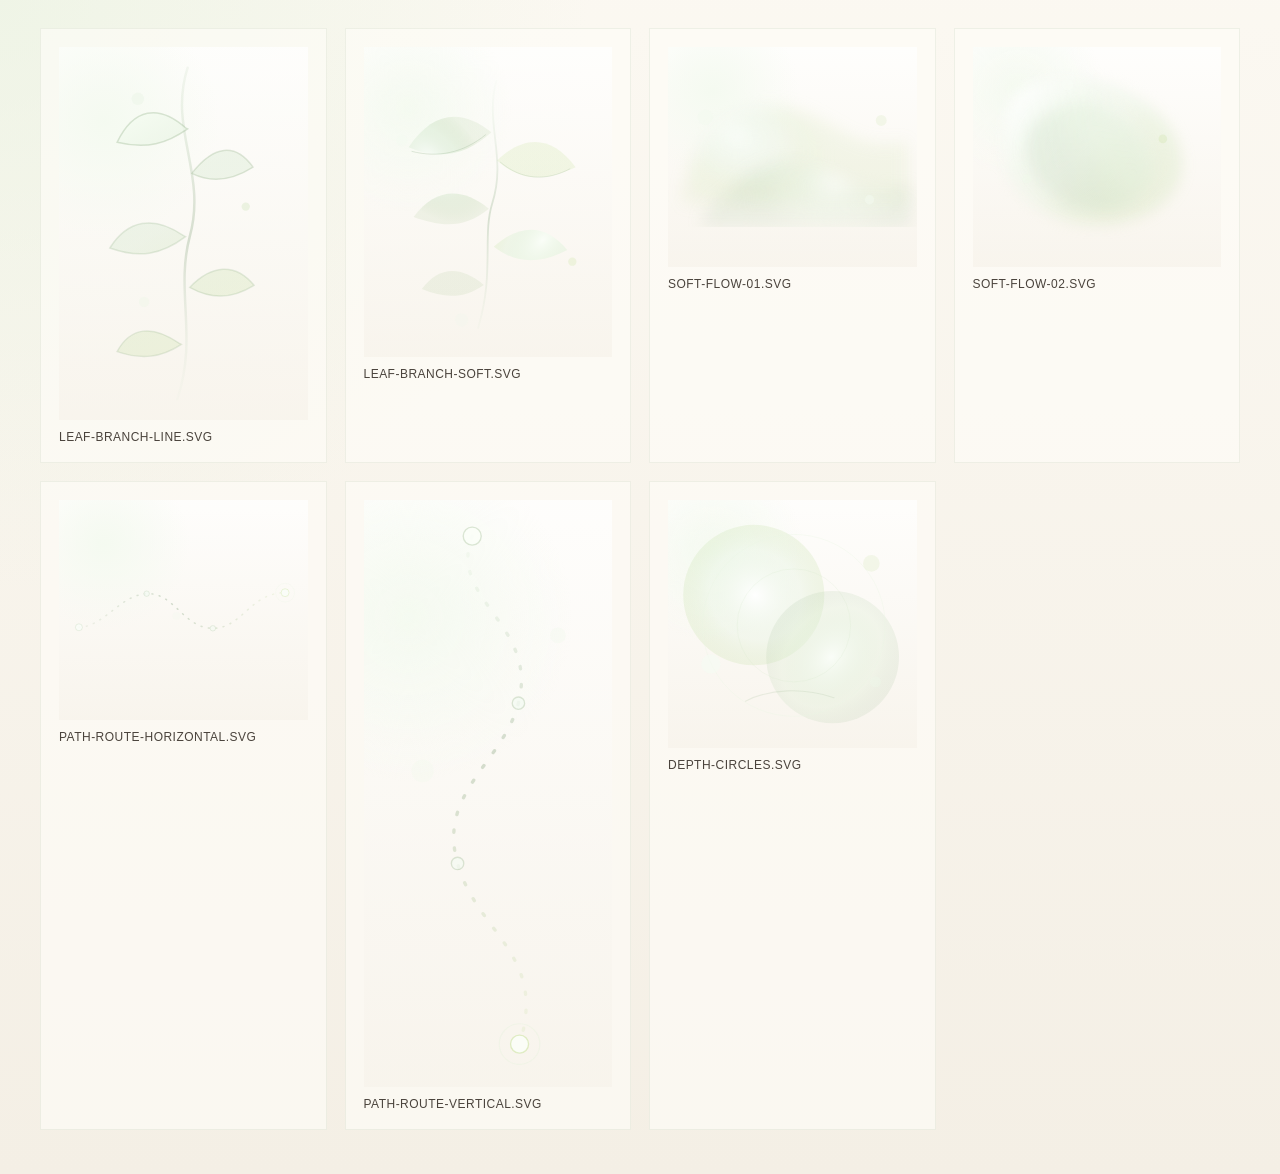
<file: assets/decor/preview.html>
<!doctype html>
<html lang="ru">
  <head>
    <meta charset="UTF-8" />
    <meta name="viewport" content="width=device-width, initial-scale=1.0" />
    <title>Decor Preview</title>
    <style>
      :root {
        --bg: #fbf8f1;
        --bg-soft: #f4efe5;
        --text: #4a433c;
        --line: rgba(160, 177, 148, 0.16);
      }

      * {
        box-sizing: border-box;
      }

      body {
        margin: 0;
        font-family: Arial, sans-serif;
        color: var(--text);
        background:
          radial-gradient(circle at top left, rgba(231, 242, 223, 0.6), transparent 34%),
          linear-gradient(180deg, rgba(251, 248, 241, 0.98), rgba(244, 239, 229, 1));
      }

      main {
        width: min(1200px, calc(100% - 32px));
        margin: 0 auto;
        padding: 28px 0 44px;
      }

      .grid {
        display: grid;
        grid-template-columns: repeat(auto-fit, minmax(240px, 1fr));
        gap: 18px;
      }

      figure {
        margin: 0;
        padding: 18px;
        border: 1px solid var(--line);
        background: rgba(255, 253, 248, 0.62);
      }

      .stage {
        display: grid;
        min-height: 220px;
        place-items: center;
        overflow: hidden;
        background:
          radial-gradient(circle at 18% 20%, rgba(244, 250, 240, 0.95), transparent 32%),
          linear-gradient(180deg, rgba(255, 255, 255, 0.72), rgba(247, 243, 235, 0.78));
      }

      .stage.tall {
        min-height: 310px;
      }

      img {
        display: block;
        max-width: 100%;
        max-height: 100%;
      }

      figcaption {
        margin-top: 10px;
        font-size: 12px;
        letter-spacing: 0.04em;
        text-transform: uppercase;
      }
    </style>
  </head>
  <body>
    <main>
      <div class="grid">
        <figure>
          <div class="stage tall">
            <img src="leaf-branch-line.svg" alt="leaf-branch-line" />
          </div>
          <figcaption>leaf-branch-line.svg</figcaption>
        </figure>
        <figure>
          <div class="stage tall">
            <img src="leaf-branch-soft.svg" alt="leaf-branch-soft" />
          </div>
          <figcaption>leaf-branch-soft.svg</figcaption>
        </figure>
        <figure>
          <div class="stage">
            <img src="soft-flow-01.svg" alt="soft-flow-01" />
          </div>
          <figcaption>soft-flow-01.svg</figcaption>
        </figure>
        <figure>
          <div class="stage">
            <img src="soft-flow-02.svg" alt="soft-flow-02" />
          </div>
          <figcaption>soft-flow-02.svg</figcaption>
        </figure>
        <figure>
          <div class="stage">
            <img src="path-route-horizontal.svg" alt="path-route-horizontal" />
          </div>
          <figcaption>path-route-horizontal.svg</figcaption>
        </figure>
        <figure>
          <div class="stage tall">
            <img src="path-route-vertical.svg" alt="path-route-vertical" />
          </div>
          <figcaption>path-route-vertical.svg</figcaption>
        </figure>
        <figure>
          <div class="stage">
            <img src="depth-circles.svg" alt="depth-circles" />
          </div>
          <figcaption>depth-circles.svg</figcaption>
        </figure>
      </div>
    </main>
  </body>
</html>
</file>
<file: styles.css>
:root {
  --bg: #fffdfa;
  --bg-soft: #f8f4eb;
  --surface: #ffffff;
  --surface-soft: #fbf8f1;
  /* Typography system:
     Heading font: Cormorant Garamond
     Body font: Manrope
     Display size: clamp(46px, 5vw, 60px)
     Title size: clamp(30px, 3vw, 36px)
     Body size: clamp(17px, 1.28vw, 19px)
  */
  --font-heading: "Cormorant Garamond", Georgia, serif;
  --font-body: "Manrope", Arial, sans-serif;
  --type-size-body: clamp(17px, 1.28vw, 19px);
  --type-size-title: clamp(30px, 3vw, 36px);
  --type-size-display: clamp(46px, 5vw, 60px);
  --text: #302925;
  --muted: #766f67;
  --line: #e8e3d8;
  --rose: #ad746f;
  --rose-dark: #8f5954;
  --sage: #8fa184;
  --sage-dark: #607257;
  --olive-soft: #dfe7d8;
  --cream: #fffdf8;
  --fruit: #c8927d;
  --citrus: #e8c979;
  --lime: #bfdc82;
  --shadow: 0 24px 62px rgba(75, 58, 44, 0.1);
  --shadow-soft: 0 14px 36px rgba(75, 58, 44, 0.07);
  --radius: 8px;
  --container: 1160px;
}

* {
  box-sizing: border-box;
}

html {
  scroll-behavior: smooth;
  scroll-padding-top: 104px;
}

body {
  margin: 0;
  font-family: var(--font-body);
  color: var(--text);
  background:
    linear-gradient(180deg, rgba(255, 255, 255, 1), rgba(250, 247, 240, 1) 46%, rgba(255, 255, 255, 1)),
    var(--bg);
  line-height: 1.72;
  overflow-x: hidden;
  text-rendering: optimizeLegibility;
}

body::before {
  content: "";
  position: fixed;
  inset: 0;
  z-index: -1;
  pointer-events: none;
  background:
    radial-gradient(circle at 12% 14%, rgba(232, 242, 224, 0.72), transparent 24%),
    radial-gradient(circle at 86% 12%, rgba(242, 248, 238, 0.86), transparent 26%),
    radial-gradient(circle at 76% 68%, rgba(214, 233, 204, 0.4), transparent 22%),
    radial-gradient(circle at 10% 88%, rgba(248, 252, 245, 0.7), transparent 18%);
}

img {
  display: block;
  width: 100%;
}

a {
  color: inherit;
  text-decoration: none;
}

p,
h1,
h2,
h3 {
  margin: 0;
}

ul {
  margin: 0;
  padding: 0;
}

.container {
  width: min(var(--container), calc(100% - 40px));
  margin-inline: auto;
}

.section > .container {
  position: relative;
  z-index: 1;
}

.narrow {
  max-width: 850px;
}

.site-header {
  position: fixed;
  top: 0;
  left: 0;
  right: 0;
  z-index: 30;
  display: grid;
  grid-template-columns: minmax(220px, 286px) minmax(0, 1fr) auto;
  gap: clamp(10px, 1.5vw, 18px);
  align-items: center;
  padding: 8px clamp(18px, 4vw, 44px);
  color: var(--text);
  background: rgba(255, 255, 255, 0.78);
  border-bottom: 1px solid rgba(223, 232, 216, 0.62);
  backdrop-filter: blur(14px);
  transition: padding 220ms ease, box-shadow 220ms ease, background 220ms ease;
}

.site-header.is-scrolled {
  padding-block: 7px;
  background: rgba(255, 255, 255, 0.92);
  box-shadow: 0 10px 24px rgba(91, 104, 82, 0.06);
}

.brand {
  display: grid;
  gap: 5px;
  min-width: 0;
}

.brand-name {
  font-family: var(--font-heading);
  font-size: clamp(24px, 1.8vw, 28px);
  font-weight: 600;
  line-height: 0.98;
  white-space: nowrap;
}

.brand-subtitle {
  display: grid;
  gap: 1px;
  max-width: 310px;
  color: var(--muted);
  font-size: clamp(12px, 0.9vw, 13px);
  font-weight: 600;
  line-height: 1.35;
}

.brand-subtitle span {
  display: block;
  white-space: nowrap;
}

.nav {
  display: flex;
  justify-content: center;
  gap: clamp(8px, 1vw, 16px);
  color: #4b433c;
  font-size: clamp(13px, 0.9vw, 14px);
  font-weight: 600;
}

.nav a {
  position: relative;
  white-space: nowrap;
  transition: color 180ms ease;
}

.nav a::after {
  content: "";
  position: absolute;
  left: 0;
  right: 0;
  bottom: -7px;
  height: 1px;
  background: var(--sage-dark);
  transform: scaleX(0);
  transform-origin: left;
  transition: transform 220ms ease;
}

.nav a:hover {
  color: var(--sage-dark);
}

.nav a:hover::after {
  transform: scaleX(1);
}

.social-links {
  display: flex;
  align-items: center;
  gap: 9px;
}

.social-links-single {
  gap: 0;
}

.social-links a {
  display: inline-grid;
  width: 34px;
  height: 34px;
  place-items: center;
  border: 1px solid rgba(143, 89, 84, 0.24);
  border-radius: 999px;
  background: rgba(255, 253, 248, 0.74);
  color: var(--rose-dark);
  transition: transform 180ms ease, border-color 180ms ease, background 180ms ease, color 180ms ease;
}

.social-links svg {
  width: 19px;
  height: 19px;
  fill: currentColor;
}

.social-icon-image {
  width: 21px;
  height: 21px;
  object-fit: contain;
  display: block;
}

.social-links a:hover {
  transform: translateY(-2px) scale(1.04);
  border-color: rgba(96, 114, 87, 0.38);
  background: rgba(223, 231, 216, 0.52);
  color: var(--sage-dark);
}

.section {
  position: relative;
  padding: clamp(98px, 10vw, 150px) 0;
  overflow: hidden;
}

section[id],
.section-heading[id],
.about-copy[id] {
  scroll-margin-top: 118px;
}

.about-copy[id] {
  scroll-margin-top: 240px;
}

.hero {
  position: relative;
  min-height: 70svh;
  display: flex;
  align-items: end;
  padding-top: 64px;
  overflow: hidden;
  background:
    linear-gradient(125deg, rgba(255, 255, 255, 0.99) 0%, rgba(250, 247, 239, 0.94) 52%, rgba(242, 247, 239, 0.84) 100%);
}

.hero::after {
  content: "";
  position: absolute;
  left: 0;
  right: 0;
  bottom: -62px;
  height: 138px;
  z-index: 1;
  background:
    url("data:image/svg+xml,%3Csvg xmlns='http://www.w3.org/2000/svg' viewBox='0 0 1440 180' preserveAspectRatio='none'%3E%3Cpath fill='%23fffdfa' d='M0 58C123 117 272 145 430 114C578 85 655 21 792 29C938 38 1024 127 1170 128C1286 128 1369 87 1440 59V180H0Z'/%3E%3C/svg%3E")
      center bottom / 100% 100% no-repeat;
  filter: drop-shadow(0 -10px 18px rgba(143, 89, 84, 0.07));
  pointer-events: none;
}

.hero-layout {
  position: relative;
  z-index: 2;
  display: grid;
  grid-template-columns: minmax(0, 1.08fr) minmax(320px, 0.72fr);
  gap: clamp(28px, 5vw, 72px);
  align-items: center;
  min-height: calc(70svh - 64px);
}

.hero-content {
  position: relative;
  z-index: 2;
  max-width: 720px;
  padding: clamp(36px, 5vw, 66px) 0 clamp(56px, 6vw, 90px);
}

.eyebrow {
  margin-bottom: 14px;
  color: var(--rose-dark);
  font-size: var(--type-size-body);
  font-weight: 700;
  letter-spacing: 0.11em;
  line-height: 1.45;
  text-transform: uppercase;
}

h1,
h2 {
  font-family: var(--font-heading);
  font-weight: 600;
  letter-spacing: 0;
  line-height: 0.98;
}

h1 {
  max-width: 800px;
  font-size: var(--type-size-display);
  line-height: 1.02;
}

h2 {
  font-size: var(--type-size-display);
}

h3 {
  font-family: var(--font-heading);
  font-size: var(--type-size-title);
  font-weight: 600;
  line-height: 1.12;
}

.hero-subtitle {
  max-width: 620px;
  margin-top: 26px;
  color: #5f554d;
  font-size: var(--type-size-body);
  line-height: 1.65;
}

.hero-actions,
.footer-inner {
  display: flex;
  align-items: center;
  gap: 14px;
  flex-wrap: wrap;
}

.hero-actions {
  margin-top: 38px;
  gap: 14px;
}

.button {
  display: inline-flex;
  min-height: 52px;
  align-items: center;
  justify-content: center;
  padding: 0 24px;
  border: 1px solid transparent;
  border-radius: 999px;
  font-size: var(--type-size-body);
  font-weight: 700;
  line-height: 1.45;
  text-align: center;
  transition: transform 220ms ease, box-shadow 220ms ease, background 220ms ease, border-color 220ms ease, color 220ms ease;
}

.button:hover {
  transform: translateY(-2px);
  box-shadow: 0 12px 24px rgba(143, 89, 84, 0.12);
}

.button-primary,
.button-soft,
.button-secondary {
  color: #fffaf2;
  border-radius: 999px;
  background: linear-gradient(135deg, #9a625d, #8b5752);
  border-color: #8b5752;
}

.button-primary:hover,
.button-soft:hover,
.button-secondary:hover {
  background: linear-gradient(135deg, #8d5853, #784b47);
  border-color: #784b47;
}

.section-cta-row {
  display: flex;
  flex-wrap: wrap;
  align-items: center;
  gap: 12px;
  margin-top: 34px;
}

.section-cta-row.center {
  justify-content: center;
}

.section-cta-row-spaced {
  margin-top: 48px;
}

.section-cta-row .button {
  min-width: 188px;
}

.under-note {
  margin-top: 18px;
  color: var(--muted);
  font-size: var(--type-size-body);
  font-weight: 600;
  line-height: 1.45;
}

.hero-visual {
  position: relative;
  min-height: 480px;
  align-self: stretch;
  display: flex;
  align-items: end;
  justify-content: center;
}

.hero-visual img {
  position: relative;
  z-index: 2;
  width: min(440px, 100%);
  max-height: 620px;
  margin-bottom: 8px;
  object-fit: contain;
  object-position: bottom center;
  filter: drop-shadow(0 28px 34px rgba(59, 42, 32, 0.17));
}

.portrait-ground {
  position: absolute;
  z-index: 1;
  right: 3%;
  bottom: 34px;
  width: min(420px, 76%);
  height: 92px;
  border-radius: 50%;
  background: radial-gradient(ellipse at center, rgba(96, 114, 87, 0.2), rgba(143, 89, 84, 0.08) 54%, transparent 72%);
  filter: blur(6px);
}

.hero-fact {
  position: absolute;
  z-index: 5;
  right: clamp(0px, 1.8vw, 16px);
  left: auto;
  bottom: 92px;
  max-width: 188px;
  padding: 13px 15px;
  border: 1px solid rgba(232, 222, 210, 0.84);
  border-radius: 22px;
  background: rgba(255, 253, 248, 0.82);
  box-shadow: 0 18px 34px rgba(75, 58, 44, 0.1);
  backdrop-filter: blur(18px);
}

.hero-fact span {
  display: block;
  color: var(--sage-dark);
  font-family: var(--font-heading);
  font-size: var(--type-size-title);
  font-weight: 600;
  line-height: 1.12;
}

.hero-fact p {
  margin-top: 6px;
  color: var(--muted);
  font-size: var(--type-size-body);
  font-weight: 600;
  line-height: 1.45;
}

.botanical {
  display: none;
}

.decor-asset,
.leaf-sprig,
.about-branch,
.final-branch {
  position: absolute;
  z-index: 0;
  pointer-events: none;
  display: block;
  background-position: center;
  background-repeat: no-repeat;
  background-size: contain;
  filter: drop-shadow(0 10px 22px rgba(152, 175, 138, 0.06));
  will-change: transform, opacity;
}

.decor-asset {
  height: auto;
  object-fit: contain;
}

.hero-leaf-left {
  left: clamp(-18px, 2vw, 18px);
  top: 104px;
  width: clamp(144px, 13vw, 198px);
  opacity: 0.1;
}

.hero-leaf-right {
  right: clamp(6px, 3vw, 34px);
  top: 96px;
  width: clamp(120px, 10vw, 164px);
  opacity: 0.1;
}

.hero-lemon {
  right: clamp(134px, 15vw, 224px);
  top: 138px;
  width: clamp(104px, 9vw, 146px);
  opacity: 0.22;
}

.hero-tape {
  right: clamp(24px, 7vw, 92px);
  top: 194px;
  width: clamp(168px, 16vw, 228px);
  opacity: 0.17;
  --ribbon-rotate: 8deg;
}

.hero-route {
  left: clamp(28px, 4vw, 74px);
  top: 148px;
  width: clamp(420px, 60vw, 760px);
  opacity: 0.12;
}

.hero-circles {
  left: clamp(-34px, 1vw, 12px);
  top: 122px;
  width: clamp(270px, 28vw, 390px);
  opacity: 0.1;
}

.story-nav {
  display: flex;
  justify-content: center;
  gap: clamp(12px, 1.8vw, 24px);
  color: #4b433c;
  font-size: var(--type-size-body);
  font-weight: 600;
}

.story-nav a {
  position: relative;
  white-space: nowrap;
  transition: color 180ms ease;
}

.story-nav a::after {
  content: "";
  position: absolute;
  left: 0;
  right: 0;
  bottom: -7px;
  height: 1px;
  background: var(--sage-dark);
  transform: scaleX(0);
  transform-origin: left;
  transition: transform 220ms ease;
}

.story-nav a:hover {
  color: var(--sage-dark);
}

.story-nav a:hover::after {
  transform: scaleX(1);
}

body.story-page {
  background:
    linear-gradient(180deg, rgba(255, 255, 255, 1), rgba(248, 246, 240, 1) 48%, rgba(255, 255, 255, 1)),
    var(--bg);
}

body.story-page::before {
  background:
    radial-gradient(circle at 10% 12%, rgba(232, 242, 224, 0.62), transparent 24%),
    radial-gradient(circle at 86% 14%, rgba(246, 236, 228, 0.66), transparent 26%),
    radial-gradient(circle at 72% 70%, rgba(214, 233, 204, 0.34), transparent 22%),
    radial-gradient(circle at 12% 88%, rgba(248, 252, 245, 0.64), transparent 18%);
}

.story-main {
  overflow: hidden;
}

.story-hero {
  position: relative;
  padding-top: 104px;
  background:
    linear-gradient(135deg, rgba(255, 255, 255, 0.98) 0%, rgba(249, 246, 239, 0.98) 54%, rgba(234, 243, 229, 0.88) 100%);
}

.story-hero::after {
  content: "";
  position: absolute;
  left: 0;
  right: 0;
  bottom: -1px;
  height: 134px;
  z-index: 1;
  background:
    url("data:image/svg+xml,%3Csvg xmlns='http://www.w3.org/2000/svg' viewBox='0 0 1440 180' preserveAspectRatio='none'%3E%3Cpath fill='%23fffdfa' d='M0 70C134 125 286 146 442 118C604 89 688 26 830 30C972 34 1075 116 1212 121C1307 124 1386 91 1440 64V180H0Z'/%3E%3C/svg%3E")
      center bottom / 100% 100% no-repeat;
  pointer-events: none;
}

.story-hero-layout {
  position: relative;
  z-index: 2;
  display: grid;
  grid-template-columns: minmax(0, 1.08fr) minmax(300px, 0.92fr);
  gap: clamp(28px, 4vw, 68px);
  align-items: end;
}

.story-intro {
  max-width: 760px;
  padding: clamp(28px, 5vw, 60px) 0 clamp(82px, 9vw, 118px);
}

.story-visual {
  position: relative;
  min-height: 560px;
  display: flex;
  align-items: end;
  justify-content: center;
}

.story-visual img {
  position: relative;
  z-index: 2;
  width: min(438px, 96%);
  max-height: 620px;
  object-fit: contain;
  object-position: bottom center;
  filter: drop-shadow(0 24px 34px rgba(59, 42, 32, 0.14));
}

.story-ground {
  position: absolute;
  z-index: 1;
  left: 50%;
  bottom: 40px;
  width: min(430px, 88%);
  height: 104px;
  border-radius: 50%;
  background: radial-gradient(ellipse at center, rgba(96, 114, 87, 0.18), rgba(143, 89, 84, 0.08) 52%, transparent 72%);
  transform: translateX(-50%);
  filter: blur(6px);
}

.story-leaf-left {
  left: clamp(-10px, 2vw, 22px);
  top: 120px;
  width: clamp(138px, 12vw, 200px);
  opacity: 0.12;
}

.story-lemon {
  right: clamp(28px, 8vw, 114px);
  top: 146px;
  width: clamp(104px, 10vw, 154px);
  opacity: 0.1;
}

.story-article-section {
  margin-top: -38px;
  padding-top: clamp(92px, 8vw, 136px);
  background: linear-gradient(180deg, rgba(255, 255, 255, 0.96), rgba(250, 247, 240, 0.96));
}

.story-article-wrap {
  display: grid;
  grid-template-columns: minmax(0, 1fr);
  gap: clamp(24px, 4vw, 52px);
  align-items: start;
}

.story-article,
.story-cta {
  border: 1px solid rgba(232, 222, 210, 0.86);
  border-radius: 22px;
  background: rgba(255, 253, 248, 0.88);
  box-shadow: 0 16px 40px rgba(75, 58, 44, 0.07);
  backdrop-filter: blur(12px);
}

.story-article {
  padding: clamp(26px, 4vw, 50px);
}

.story-article > h2:first-child {
  margin-top: 0;
}

.story-article h2 {
  margin-top: clamp(34px, 4vw, 50px);
  font-size: var(--type-size-title);
  line-height: 1.12;
}

.story-article p {
  color: #4f463e;
  font-size: var(--type-size-body);
  line-height: 1.84;
}

.story-article p + p,
.story-article h2 + p {
  margin-top: 18px;
}

.story-article hr {
  margin: 34px 0;
  border: 0;
  border-top: 1px solid rgba(214, 203, 190, 0.72);
}

.story-article ul {
  margin: 18px 0 0;
  padding-left: 24px;
  color: #4f463e;
}

.story-article li + li {
  margin-top: 10px;
}

.story-article-action {
  margin-top: 22px;
}

.story-article-action .button {
  min-width: 220px;
  justify-content: center;
}

.story-cta {
  position: sticky;
  top: 118px;
  padding: clamp(24px, 3vw, 34px);
}

.story-cta h2 {
  margin-top: 14px;
  font-size: var(--type-size-title);
  line-height: 1.12;
}

.story-cta p:not(.eyebrow) {
  margin-top: 16px;
  color: var(--muted);
  font-size: var(--type-size-body);
  line-height: 1.65;
}

.story-cta .button {
  margin-top: 24px;
}

.pain-leaf {
  left: clamp(10px, 3vw, 44px);
  top: 36px;
  width: clamp(102px, 9vw, 148px);
  opacity: 0.1;
}

.pain-leaf-right {
  right: clamp(14px, 4vw, 60px);
  bottom: 42px;
  width: clamp(84px, 7vw, 124px);
  opacity: 0.1;
}

.pain-blob {
  right: clamp(-12px, 3vw, 44px);
  top: 62px;
  width: clamp(150px, 15vw, 230px);
  opacity: 0.08;
}

.old-path-blob-left {
  left: clamp(-26px, 2vw, 12px);
  top: 112px;
  width: clamp(210px, 18vw, 290px);
  opacity: 0.09;
}

.old-path-blob-right {
  right: clamp(-10px, 3vw, 46px);
  bottom: 32px;
  width: clamp(170px, 15vw, 230px);
  opacity: 0.08;
}

.instead-blob {
  right: clamp(8px, 5vw, 76px);
  top: 78px;
  width: clamp(210px, 18vw, 300px);
  opacity: 0.09;
}

.instead-circle {
  right: clamp(62px, 9vw, 148px);
  bottom: 48px;
  width: clamp(124px, 10vw, 168px);
  opacity: 0.08;
}

.approach-route {
  right: clamp(10px, 4vw, 56px);
  top: 26px;
  width: clamp(112px, 10vw, 154px);
  opacity: 0.14;
}

.approach-leaf {
  left: clamp(-8px, 4vw, 42px);
  bottom: 16px;
  width: clamp(132px, 12vw, 184px);
  opacity: 0.13;
}

.changes-circles {
  left: clamp(14px, 4vw, 56px);
  top: 14px;
  width: clamp(160px, 18vw, 236px);
  opacity: 0.1;
}

.testimonials-lemon {
  right: clamp(18px, 5vw, 72px);
  top: 38px;
  width: clamp(92px, 8vw, 128px);
  opacity: 0.18;
}

.program-tape {
  right: clamp(12px, 5vw, 58px);
  top: 24px;
  width: clamp(168px, 16vw, 232px);
  opacity: 0.16;
  --ribbon-rotate: 12deg;
}

.program-circles {
  left: clamp(8px, 4vw, 42px);
  bottom: 18px;
  width: clamp(164px, 17vw, 228px);
  opacity: 0.1;
}

.final-leaf {
  right: clamp(10px, 5vw, 62px);
  top: 40px;
  width: clamp(138px, 13vw, 186px);
  opacity: 0.14;
}

.about-blob {
  right: clamp(18px, 6vw, 96px);
  top: 76px;
  width: clamp(240px, 22vw, 340px);
  opacity: 0.1;
}

.about-leaf {
  right: clamp(4px, 4vw, 56px);
  bottom: 84px;
  width: clamp(126px, 11vw, 182px);
  opacity: 0.09;
}

.final-route {
  right: clamp(26px, 6vw, 94px);
  top: 18px;
  width: clamp(150px, 12vw, 196px);
  opacity: 0.12;
  transform: rotate(180deg);
}

.final-circles {
  left: clamp(10px, 4vw, 56px);
  bottom: 18px;
  width: clamp(200px, 18vw, 280px);
  opacity: 0.08;
}

.two-column,
.approach-layout,
.about-layout,
.program-layout,
.faq-layout,
.final-layout {
  display: grid;
  grid-template-columns: minmax(0, 0.95fr) minmax(0, 1.05fr);
  gap: clamp(34px, 6vw, 78px);
  align-items: center;
}

.align-start {
  align-items: start;
}

.two-column > .section-cta-row,
.approach-layout > .section-cta-row,
.faq-layout > .section-cta-row {
  grid-column: 1 / -1;
}

.section-heading {
  max-width: 690px;
}

.section-heading.center {
  max-width: 820px;
  margin-inline: auto;
  text-align: center;
}

.section-heading p:not(.eyebrow),
.narrow p,
.approach-copy p,
.about-copy p,
.program-copy p,
.final-content p {
  margin-top: 22px;
  color: var(--muted);
  font-size: var(--type-size-body);
}

.pain-section {
  margin-top: 0;
  padding-top: clamp(122px, 10vw, 156px);
  padding-bottom: clamp(54px, 6vw, 86px);
  z-index: 2;
  background: linear-gradient(180deg, rgba(255, 255, 255, 0.98), rgba(251, 248, 241, 0.94));
}

.pain-section .section-heading h2 {
  font-family: var(--font-heading);
  font-size: var(--type-size-display);
  line-height: 1.02;
  font-weight: 600;
}

.pain-section > .container + .container {
  margin-top: clamp(42px, 5vw, 62px);
}

.pain-section::before,
.instead-section::before,
.changes-section::before,
.testimonials-section::before,
.program-section::before,
.final-section::before {
  content: none;
}

.pain-section::after,
.changes-section::after,
.testimonials-section::after,
.program-section::after {
  content: none;
}

.pain-list {
  display: grid;
  gap: 18px;
  list-style: none;
}

.large-check-list li {
  position: relative;
  padding: 18px 18px 18px 48px;
  border: 1px solid rgba(232, 222, 210, 0.82);
  border-radius: var(--radius);
  background: rgba(255, 253, 248, 0.84);
  box-shadow: 0 12px 30px rgba(75, 58, 44, 0.055);
  color: #443c36;
  font-size: var(--type-size-body);
  font-weight: 600;
  transition: transform 220ms ease, box-shadow 220ms ease, border-color 220ms ease;
}

.pain-item {
  position: relative;
  padding: 8px 0 8px 34px;
  color: #443c36;
  font-size: var(--type-size-body);
  font-weight: 600;
  line-height: 1.65;
  transition: color 200ms ease, transform 200ms ease;
}

.pain-item::before,
.check-list li::before,
.large-check-list li::before {
  content: "";
  position: absolute;
  width: 9px;
  height: 9px;
  border-radius: 9px 9px 9px 2px;
  background: var(--sage);
  transform: rotate(-35deg);
}

.pain-item::before,
.large-check-list li::before {
  left: 22px;
  top: 29px;
}

.pain-item::before {
  left: 4px;
  top: 20px;
  width: 10px;
  height: 10px;
  border-radius: 50%;
  transform: none;
}

.pain-item:hover {
  color: var(--sage-dark);
  transform: translateX(5px);
}

.soft-statement {
  max-width: 920px;
  margin: clamp(46px, 6vw, 76px) auto 0;
  padding: 0 clamp(10px, 3vw, 40px);
  color: #4f463e;
  font-family: var(--font-heading);
  font-size: var(--type-size-title);
  font-style: normal;
  line-height: 1.12;
  font-weight: 600;
  text-align: center;
}

.pain-section .soft-statement {
  margin-top: 0;
}

.pivot-section {
  background:
    linear-gradient(135deg, rgba(235, 243, 229, 0.54), rgba(255, 250, 244, 0.82)),
    var(--bg);
}

.pivot-section .narrow {
  text-align: center;
}

.muted-section {
  background: linear-gradient(180deg, rgba(252, 249, 243, 0.52), rgba(255, 255, 255, 0.96));
}

.leaf-sprig {
  width: 142px;
  height: 206px;
  opacity: 0.14;
  background-image: url("assets/user-decor/leaf-line.png");
}

.sprig-left {
  left: 6vw;
  top: 40px;
  transform: rotate(-10deg);
}

.sprig-right {
  right: 7vw;
  top: 26px;
  transform: rotate(12deg);
}

.sprig-pivot-right {
  right: 6vw;
  bottom: 22px;
  opacity: 0.09;
  transform: rotate(154deg);
}

.card-grid {
  display: grid;
  gap: 18px;
  margin-top: clamp(34px, 5vw, 58px);
}

.card-grid.four {
  grid-template-columns: repeat(4, minmax(0, 1fr));
}

.info-card,
.testimonial-card,
.entry-card,
.program-list,
.check-panel,
.faq-item {
  border: 1px solid rgba(232, 222, 210, 0.86);
  border-radius: var(--radius);
  background: rgba(255, 253, 248, 0.92);
  box-shadow: 0 10px 24px rgba(75, 58, 44, 0.04);
  transition: transform 240ms ease, box-shadow 240ms ease, border-color 240ms ease, background 240ms ease;
}

.info-card:hover,
.testimonial-card:hover,
.entry-card:hover,
.large-check-list li:hover,
.program-list:hover,
.check-panel:hover,
.faq-item:hover {
  transform: translateY(-4px);
  border-color: rgba(143, 89, 84, 0.22);
  background: rgba(255, 253, 248, 0.96);
  box-shadow: 0 16px 34px rgba(75, 58, 44, 0.08);
}

.old-path-section .info-card:hover {
  transform: translateY(-4px);
  box-shadow: 0 16px 34px rgba(75, 58, 44, 0.08);
}

.info-card {
  min-height: 244px;
  padding: 25px;
  will-change: transform;
}

.info-card.pale {
  background: rgba(255, 250, 242, 0.9);
}

.card-grid .info-card:hover {
  transform: translateY(-4px);
}

.changes-section .info-card:hover {
  transform: translateY(-4px);
}

.card-number {
  display: inline-flex;
  margin-bottom: 28px;
  color: var(--sage-dark);
  font-size: var(--type-size-body);
  font-weight: 700;
}

.info-card h3 {
  margin-bottom: 14px;
}

.info-card p,
.testimonial-card p,
.entry-card p,
.program-list p,
.check-panel p,
.faq-answer p {
  color: var(--muted);
  font-size: var(--type-size-body);
}

.not-list {
  display: grid;
  gap: 10px;
  margin-top: 28px;
}

.not-list span,
.entry-tag {
  display: inline-flex;
  padding: 9px 14px;
  border: 1px solid rgba(143, 89, 84, 0.18);
  border-radius: 999px;
  color: var(--rose-dark);
  background: rgba(255, 247, 238, 0.9);
  font-size: var(--type-size-body);
  font-weight: 700;
}

.instead-section {
  background:
    linear-gradient(180deg, rgba(255, 255, 255, 0.98), rgba(248, 245, 239, 0.96)),
    var(--bg);
}

.instead-section .not-list span {
  display: block;
  max-width: 520px;
  padding: 9px 0 9px 20px;
  border: 0;
  border-left: 2px solid rgba(143, 89, 84, 0.32);
  border-radius: 0;
  background: transparent;
  color: #6b5f56;
  font-size: var(--type-size-body);
  line-height: 1.65;
}

.instead-section .check-panel {
  padding: clamp(8px, 1.5vw, 14px) 0 0;
  border: 0;
  background: transparent;
  box-shadow: none;
}

.instead-section .check-panel:hover {
  transform: none;
  background: transparent;
  box-shadow: none;
}

.instead-section .check-list {
  gap: 0;
}

.instead-section .check-list li {
  padding: 15px 0 15px 34px;
  border-bottom: 1px solid rgba(232, 222, 210, 0.86);
  font-size: var(--type-size-body);
  line-height: 1.65;
}

.instead-section .check-list li::before {
  top: 26px;
  left: 4px;
}

.check-panel,
.program-list {
  padding: clamp(24px, 4vw, 38px);
}

.lead {
  margin-bottom: 18px;
  color: var(--text) !important;
  font-weight: 700;
}

.instead-section .lead {
  font-family: var(--font-heading);
  font-size: var(--type-size-title);
  line-height: 1.12;
}

.check-list,
.large-check-list {
  display: grid;
  gap: 14px;
  list-style: none;
}

.check-list li,
.large-check-list li {
  position: relative;
  color: #453d36;
  font-weight: 600;
}

.check-list li {
  padding-left: 28px;
}

.check-list li::before {
  left: 0;
  top: 11px;
}

.panel-note {
  margin-top: 24px;
  padding-top: 22px;
  border-top: 1px solid var(--line);
  color: var(--text) !important;
  font-family: var(--font-heading);
  font-size: var(--type-size-title) !important;
  line-height: 1.12;
  font-weight: 600;
  text-align: center;
}

.instead-summary {
  display: grid;
  justify-items: center;
}

.instead-summary .panel-note {
  width: min(760px, 100%);
  margin-top: 28px;
}

.instead-summary .section-cta-row {
  justify-content: center;
  margin-top: 28px;
}

.approach-section {
  background: linear-gradient(180deg, rgba(255, 255, 255, 0.98), rgba(247, 251, 244, 0.74));
}

.approach-layout {
  align-items: start;
}

.approach-copy {
  align-self: start;
  position: static;
}

.accent-line {
  margin-top: 28px !important;
  color: var(--sage-dark) !important;
  font-family: var(--font-heading);
  font-size: var(--type-size-title) !important;
  line-height: 1.12;
  font-weight: 600;
}

.steps-list {
  display: grid;
  gap: 10px;
}

.step {
  display: grid;
  grid-template-columns: 52px minmax(0, 1fr);
  gap: 14px;
  align-items: start;
  padding: 17px 0;
  border-bottom: 1px solid rgba(232, 222, 210, 0.92);
}

.step span {
  color: var(--sage-dark);
  font-family: var(--font-body);
  font-size: var(--type-size-body);
  font-weight: 700;
  line-height: 1.65;
}

.step p {
  color: var(--text);
  font-family: var(--font-body);
  font-size: var(--type-size-body);
  font-weight: 600;
  line-height: 1.65;
}

.about-section {
  background: linear-gradient(135deg, rgba(255, 255, 255, 0.98), rgba(240, 246, 236, 0.38));
}

.about-layout {
  grid-template-columns: minmax(0, 1fr) minmax(320px, 0.82fr);
  align-items: start;
}

.about-layout-simple {
  grid-template-columns: minmax(0, 1fr);
}

.about-side {
  display: grid;
  gap: 22px;
  align-content: start;
  align-self: start;
  padding-top: clamp(10px, 2vw, 26px);
}

.about-lead {
  max-width: 760px;
  margin-top: 18px !important;
  color: var(--sage-dark) !important;
  font-family: var(--font-heading);
  font-size: var(--type-size-title) !important;
  line-height: 1.12;
  font-weight: 600;
}

.about-visual {
  position: relative;
  min-height: 480px;
  display: flex;
  align-items: end;
  justify-content: center;
}

.about-visual::before {
  content: none;
}

.about-visual::after,
.final-visual::after {
  content: none;
}

.about-visual img {
  position: relative;
  z-index: 2;
  width: min(360px, 86%);
  filter: drop-shadow(0 20px 26px rgba(59, 42, 32, 0.12));
}

.about-branch,
.final-branch {
  z-index: 1;
  width: 142px;
  height: 214px;
  opacity: 0.16;
  background-image: url("assets/user-decor/leaf-line.png");
}

.about-branch {
  right: 8%;
  top: 70px;
  transform: rotate(16deg);
}

.proof-grid {
  display: grid;
  grid-template-columns: repeat(6, minmax(0, 1fr));
  gap: 14px;
  margin-top: 34px;
}

.proof-grid span {
  display: flex;
  min-height: 76px;
  align-items: center;
  padding: 16px 18px;
  border: 1px solid rgba(232, 222, 210, 0.86);
  border-radius: var(--radius);
  background: linear-gradient(145deg, rgba(255, 253, 248, 0.78), rgba(255, 247, 238, 0.5));
  color: #453d36;
  font-size: var(--type-size-body);
  font-weight: 700;
  line-height: 1.5;
  transition: transform 220ms ease, border-color 220ms ease, box-shadow 220ms ease;
}

.proof-grid span:nth-child(1),
.proof-grid span:nth-child(5) {
  grid-column: span 4;
}

.proof-grid span:nth-child(2) {
  grid-column: span 2;
}

.proof-grid span:nth-child(3),
.proof-grid span:nth-child(4) {
  grid-column: span 3;
}

.proof-grid span:hover {
  transform: translateY(-4px);
  border-color: rgba(96, 114, 87, 0.24);
  box-shadow: var(--shadow-soft);
}

.proof-pills {
  display: grid;
  grid-template-columns: minmax(0, 1fr);
  gap: 12px;
  margin-top: 0;
  list-style: none;
}

.proof-pills li {
  position: relative;
  display: flex;
  align-items: center;
  width: 100%;
  min-height: 0;
  padding: 16px 18px 16px 44px;
  border: 1px solid rgba(228, 220, 209, 0.88);
  border-radius: 20px;
  background: rgba(255, 255, 255, 0.62);
  color: #4a413a;
  font-size: var(--type-size-body);
  font-weight: 600;
  line-height: 1.65;
  transition: transform 220ms ease, border-color 220ms ease, background 220ms ease;
}

.proof-pills li:last-child {
  grid-column: auto;
  max-width: none;
  justify-self: stretch;
}

.proof-pills li::before {
  content: "";
  position: absolute;
  left: 18px;
  top: 50%;
  width: 9px;
  height: 9px;
  border-radius: 999px;
  background: var(--sage);
  box-shadow: 0 0 0 4px rgba(196, 221, 180, 0.18);
  transform: translateY(-50%);
}

.proof-pills li:hover {
  transform: translateX(4px);
  border-color: rgba(143, 89, 84, 0.22);
  background: rgba(255, 253, 248, 0.9);
}

.large-check-list {
  grid-template-columns: repeat(2, minmax(0, 1fr));
}

.audience-section .two-column {
  align-items: start;
}

.audience-list {
  grid-template-columns: minmax(0, 1fr);
  gap: 0;
}

.audience-list li {
  padding: 17px 0 17px 34px;
  border: 0;
  border-bottom: 1px solid rgba(232, 222, 210, 0.9);
  border-radius: 0;
  background: transparent;
  box-shadow: none;
  font-size: var(--type-size-body);
}

.audience-list li::before {
  left: 4px;
  top: 27px;
  border-radius: 50%;
  transform: none;
}

.audience-list li:hover {
  transform: translateX(5px);
  border-color: rgba(232, 222, 210, 0.9);
  background: transparent;
  box-shadow: none;
  color: var(--sage-dark);
}

.testimonials-section {
  background:
    linear-gradient(180deg, rgba(255, 255, 255, 0.96), rgba(249, 246, 238, 0.84)),
    var(--bg);
}

.testimonial-grid {
  display: grid;
  grid-template-columns: repeat(4, minmax(0, 1fr));
  gap: 18px;
  margin-top: clamp(34px, 5vw, 58px);
}

.testimonial-grid-soft {
  grid-template-columns: repeat(2, minmax(0, 1fr));
  gap: 22px;
}

.testimonial-gallery {
  display: grid;
  grid-auto-flow: column;
  grid-auto-columns: minmax(280px, calc((100% - 18px) / 2));
  gap: 18px;
  margin-top: clamp(34px, 5vw, 58px);
  overflow-x: auto;
  padding: 4px 4px 18px;
  scroll-snap-type: x mandatory;
  scroll-padding-left: 4px;
  scrollbar-width: thin;
  scrollbar-color: rgba(143, 89, 84, 0.26) transparent;
}

.testimonial-gallery::-webkit-scrollbar {
  height: 8px;
}

.testimonial-gallery::-webkit-scrollbar-track {
  background: transparent;
}

.testimonial-gallery::-webkit-scrollbar-thumb {
  border-radius: 999px;
  background: rgba(143, 89, 84, 0.26);
}

.testimonial-card {
  min-height: 274px;
  display: flex;
  flex-direction: column;
  justify-content: space-between;
  padding: 26px;
}

.testimonial-card p {
  color: #433c36;
  font-size: var(--type-size-body);
}

.testimonial-card span {
  margin-top: 24px;
  color: var(--sage-dark);
  font-size: var(--type-size-body);
  font-weight: 700;
  letter-spacing: 0.04em;
  text-transform: uppercase;
}

.testimonial-card-soft {
  min-height: auto;
  padding: 0;
  border: 0;
  background: transparent;
  box-shadow: none;
}

.testimonial-card-soft:hover {
  transform: translateY(-6px);
  border-color: transparent;
  background: transparent;
  box-shadow: none;
}

.testimonial-bubble {
  position: relative;
  padding: 24px 24px 22px;
  border: 1px solid rgba(232, 222, 210, 0.9);
  border-radius: 24px 24px 24px 12px;
  background: linear-gradient(150deg, rgba(255, 253, 248, 0.96), rgba(248, 252, 245, 0.88));
  box-shadow: 0 16px 34px rgba(75, 58, 44, 0.07);
  transition: transform 240ms ease, box-shadow 240ms ease, border-color 240ms ease;
}

.testimonial-bubble::after {
  content: "";
  position: absolute;
  left: 28px;
  bottom: -11px;
  width: 18px;
  height: 18px;
  border-right: 1px solid rgba(232, 222, 210, 0.9);
  border-bottom: 1px solid rgba(232, 222, 210, 0.9);
  background: rgba(249, 252, 246, 0.96);
  transform: rotate(45deg);
}

.testimonial-card-soft:hover .testimonial-bubble {
  transform: translateY(-3px);
  border-color: rgba(143, 89, 84, 0.18);
  box-shadow: 0 22px 40px rgba(75, 58, 44, 0.1);
}

.testimonial-shot {
  margin: 0;
  padding: 10px;
  border: 1px solid rgba(232, 222, 210, 0.88);
  border-radius: 24px;
  background: linear-gradient(145deg, rgba(255, 253, 248, 0.96), rgba(245, 250, 241, 0.92));
  box-shadow: 0 14px 28px rgba(75, 58, 44, 0.08);
  scroll-snap-align: start;
  transition: transform 220ms ease, box-shadow 220ms ease, border-color 220ms ease;
}

.testimonial-shot:hover {
  transform: translateY(-6px);
  border-color: rgba(143, 89, 84, 0.18);
  box-shadow: 0 22px 40px rgba(75, 58, 44, 0.11);
}

.testimonial-shot img {
  display: block;
  width: 100%;
  aspect-ratio: 9 / 16;
  object-fit: cover;
  border-radius: 18px;
  background: #f6f3ee;
}

.start-section {
  background: linear-gradient(180deg, rgba(255, 255, 255, 0.98), rgba(250, 247, 240, 0.84));
}

.entry-grid {
  display: grid;
  grid-template-columns: repeat(2, minmax(0, 1fr));
  gap: 20px;
  margin-top: clamp(34px, 5vw, 58px);
}

.lead-magnet-panel {
  position: relative;
  display: grid;
  grid-template-columns: minmax(0, 1.05fr) minmax(320px, 0.95fr);
  gap: clamp(22px, 3vw, 40px);
  align-items: center;
  margin-top: 22px;
  padding: clamp(28px, 4.4vw, 42px);
  border: 1px solid rgba(223, 232, 216, 0.92);
  border-radius: calc(var(--radius) + 4px);
  background:
    radial-gradient(circle at top right, rgba(214, 234, 199, 0.34), transparent 38%),
    linear-gradient(145deg, rgba(255, 253, 248, 0.96), rgba(245, 250, 241, 0.88));
  box-shadow: 0 18px 42px rgba(75, 58, 44, 0.08);
  overflow: hidden;
}

.lead-magnet-panel::after {
  content: "";
  position: absolute;
  right: -34px;
  bottom: -48px;
  width: 168px;
  height: 168px;
  border-radius: 50%;
  background: radial-gradient(circle, rgba(196, 221, 180, 0.34), transparent 72%);
  pointer-events: none;
}

.lead-magnet-copy {
  position: relative;
  z-index: 1;
}

.lead-magnet-copy h3 {
  margin-top: 16px;
  font-family: var(--font-heading);
  font-size: var(--type-size-title) !important;
  line-height: 1.12;
}

.lead-magnet-copy p {
  max-width: 560px;
  margin-top: 16px;
  margin-bottom: 0;
  font-family: var(--font-body);
  font-size: var(--type-size-body);
  line-height: 1.65;
}

.lead-form {
  position: relative;
  z-index: 1;
  display: grid;
  gap: 14px;
  padding: clamp(22px, 3vw, 28px);
  border: 1px solid rgba(226, 235, 220, 0.92);
  border-radius: 28px;
  background: rgba(255, 255, 255, 0.72);
  box-shadow: 0 12px 30px rgba(75, 58, 44, 0.055);
}

.lead-form-field {
  display: grid;
  gap: 10px;
}

.lead-form-label {
  font-family: var(--font-body);
  font-size: var(--type-size-body);
  font-weight: 700;
  line-height: 1.45;
  color: #5b554d;
}

.lead-form-input {
  width: 100%;
  min-height: 58px;
  padding: 0 18px;
  border: 1px solid rgba(210, 223, 200, 0.95);
  border-radius: 999px;
  background: rgba(255, 255, 255, 0.94);
  color: var(--text);
  font-family: var(--font-body);
  font-size: var(--type-size-body);
  font-weight: 500;
  line-height: 1;
  transition: border-color 180ms ease, box-shadow 180ms ease, background 180ms ease;
}

.lead-form-input::placeholder {
  font-family: var(--font-body);
  color: rgba(88, 80, 72, 0.52);
}

.lead-form-input:focus {
  outline: none;
  border-color: rgba(132, 161, 111, 0.82);
  box-shadow: 0 0 0 4px rgba(196, 221, 180, 0.22);
  background: #fff;
}

.lead-form-button {
  width: 100%;
  justify-content: center;
}

.lead-form-button:disabled {
  opacity: 0.68;
  cursor: not-allowed;
  transform: none;
  background: linear-gradient(135deg, #b48d88, #a7807b);
  border-color: #a7807b;
  box-shadow: none;
}

.lead-form-consent {
  display: grid;
  grid-template-columns: auto minmax(0, 1fr);
  gap: 10px;
  align-items: start;
  margin-top: 2px;
  color: #74685e;
  font-family: var(--font-body);
  font-size: var(--type-size-body);
  line-height: 1.65;
}

.lead-form-checkbox {
  width: 16px;
  height: 16px;
  margin: 2px 0 0;
  accent-color: #2f2924;
}

.lead-form-consent a {
  color: #6b514b;
  text-decoration: underline;
  text-decoration-thickness: 1px;
  text-underline-offset: 3px;
}

.lead-form-consent a:hover {
  color: #2f2924;
}

.lead-form-note {
  margin: 0;
  color: var(--muted);
  font-family: var(--font-body);
  font-size: var(--type-size-body);
  line-height: 1.65;
}

.lead-form-note a {
  color: var(--sage-dark);
  font-weight: 700;
}

.lead-form-note a:hover {
  color: #6a4f4a;
}

.lead-form-status {
  margin: 0;
  padding: 12px 14px;
  border-radius: 18px;
  font-family: var(--font-body);
  font-size: var(--type-size-body);
  line-height: 1.65;
}

.lead-form-status.is-info {
  background: rgba(248, 240, 226, 0.8);
  color: #6b5949;
}

.lead-form-status.is-success {
  background: rgba(232, 244, 225, 0.9);
  color: #426038;
}

.lead-form-status.is-error {
  background: rgba(252, 236, 232, 0.9);
  color: #8b4d47;
}

.cookie-notice {
  position: fixed;
  right: clamp(14px, 3vw, 34px);
  bottom: clamp(14px, 3vw, 34px);
  z-index: 90;
  display: grid;
  grid-template-columns: minmax(0, 1fr) auto;
  gap: 16px;
  align-items: center;
  width: min(620px, calc(100vw - 28px));
  padding: 18px;
  border: 1px solid rgba(223, 232, 216, 0.96);
  border-radius: 24px;
  background: rgba(255, 253, 248, 0.96);
  box-shadow: 0 20px 48px rgba(75, 58, 44, 0.16);
  backdrop-filter: blur(14px);
}

.cookie-notice p {
  margin: 0;
  color: #5f554d;
  font-family: var(--font-body);
  font-size: var(--type-size-small);
  line-height: 1.55;
}

.cookie-notice a {
  color: var(--sage-dark);
  font-weight: 700;
}

.cookie-notice a:hover {
  color: #6a4f4a;
}

.cookie-notice-button {
  min-height: 42px;
  padding: 0 18px;
  border: 1px solid #2f2924;
  border-radius: 999px;
  background: #2f2924;
  color: #fffaf1;
  font-family: var(--font-body);
  font-size: var(--type-size-small);
  font-weight: 700;
  cursor: pointer;
  transition: transform 180ms ease, box-shadow 180ms ease, background 180ms ease;
}

.cookie-notice-button:hover {
  transform: translateY(-1px);
  background: #44372f;
  box-shadow: 0 10px 20px rgba(75, 58, 44, 0.16);
}

.changes-section .section-heading {
  margin-bottom: 8px;
}

.changes-section .card-grid {
  margin-top: clamp(42px, 5vw, 70px);
}

body.has-modal {
  overflow: hidden;
}

.exit-modal {
  position: fixed;
  inset: 0;
  z-index: 90;
  display: grid;
  place-items: center;
  padding: 24px;
}

.exit-modal[hidden] {
  display: none;
}

.exit-modal-backdrop {
  position: absolute;
  inset: 0;
  background: rgba(51, 42, 36, 0.38);
  backdrop-filter: blur(8px);
}

.exit-modal-card {
  position: relative;
  z-index: 1;
  width: min(100%, 640px);
  padding: clamp(28px, 4.6vw, 40px);
  border: 1px solid rgba(230, 235, 224, 0.95);
  border-radius: 32px;
  background:
    radial-gradient(circle at top right, rgba(214, 234, 199, 0.34), transparent 34%),
    linear-gradient(145deg, rgba(255, 253, 248, 0.98), rgba(246, 250, 242, 0.94));
  box-shadow: 0 24px 60px rgba(51, 42, 36, 0.16);
  opacity: 0;
  transform: translateY(16px) scale(0.98);
  transition: opacity 220ms ease, transform 220ms ease;
}

.exit-modal.is-visible .exit-modal-card {
  opacity: 1;
  transform: translateY(0) scale(1);
}

.exit-modal-close {
  position: absolute;
  top: 18px;
  right: 18px;
  width: 40px;
  height: 40px;
  border: 0;
  border-radius: 999px;
  background: rgba(255, 255, 255, 0.82);
  box-shadow: 0 10px 24px rgba(75, 58, 44, 0.08);
  cursor: pointer;
  transition: transform 180ms ease, background 180ms ease, box-shadow 180ms ease;
}

.exit-modal-close::before,
.exit-modal-close::after {
  content: "";
  position: absolute;
  top: 50%;
  left: 50%;
  width: 16px;
  height: 1.5px;
  border-radius: 999px;
  background: #5a5148;
}

.exit-modal-close::before {
  transform: translate(-50%, -50%) rotate(45deg);
}

.exit-modal-close::after {
  transform: translate(-50%, -50%) rotate(-45deg);
}

.exit-modal-close:hover {
  background: #fff;
  transform: translateY(-2px);
  box-shadow: 0 14px 26px rgba(75, 58, 44, 0.12);
}

.exit-modal-card h2 {
  margin-top: 10px;
}

.exit-modal-card p:not(.eyebrow) {
  max-width: 520px;
  margin-top: 16px;
  margin-bottom: 0;
}

.exit-modal-actions {
  display: flex;
  flex-wrap: wrap;
  gap: 12px;
  margin-top: 26px;
}

.exit-modal-actions .button {
  min-width: 220px;
  justify-content: center;
}

.entry-card {
  padding: clamp(26px, 4vw, 42px);
}

.entry-card h3 {
  max-width: 520px;
  margin-top: 16px;
  font-family: var(--font-heading);
  font-size: var(--type-size-title) !important;
  line-height: 1.12;
}

.entry-card p {
  max-width: 560px;
  margin-top: 16px;
  margin-bottom: 28px;
  font-family: var(--font-body);
  font-size: var(--type-size-body);
  line-height: 1.65;
}

.entry-tag {
  padding: 8px 13px;
  font-family: var(--font-body);
  font-size: var(--type-size-body);
  color: var(--sage-dark);
  text-transform: uppercase;
  letter-spacing: 0.04em;
}

.program-section {
  background: linear-gradient(135deg, rgba(238, 246, 233, 0.68), rgba(255, 249, 244, 0.96));
}

.program-copy .button {
  margin-top: 30px;
}

.faq-layout {
  align-items: start;
}

.faq-layout > .section-heading {
  padding-top: clamp(48px, 5vw, 72px);
}

.faq-list {
  display: grid;
  gap: 12px;
}

.faq-item {
  overflow: hidden;
}

.faq-question {
  display: grid;
  width: 100%;
  grid-template-columns: minmax(0, 1fr) 30px;
  gap: 18px;
  align-items: center;
  padding: 22px 24px;
  border: 0;
  color: var(--text);
  background: transparent;
  font: inherit;
  font-size: var(--type-size-body);
  font-weight: 700;
  line-height: 1.35;
  text-align: left;
  cursor: pointer;
}

.faq-question span {
  position: relative;
  width: 30px;
  height: 30px;
  border-radius: 50%;
  background: rgba(223, 231, 216, 0.5);
}

.faq-question span::before,
.faq-question span::after {
  content: "";
  position: absolute;
  top: 50%;
  left: 50%;
  width: 12px;
  height: 2px;
  border-radius: 2px;
  background: var(--sage-dark);
  transform: translate(-50%, -50%);
}

.faq-question span::after {
  transform: translate(-50%, -50%) rotate(90deg);
  transition: transform 180ms ease;
}

.faq-question[aria-expanded="true"] span::after {
  transform: translate(-50%, -50%) rotate(0deg);
}

.faq-answer {
  display: grid;
  grid-template-rows: 0fr;
  transition: grid-template-rows 260ms ease;
}

.faq-question[aria-expanded="true"] + .faq-answer {
  grid-template-rows: 1fr;
}

.faq-answer p {
  min-height: 0;
  overflow: hidden;
  padding: 0 24px;
}

.faq-question[aria-expanded="true"] + .faq-answer p {
  padding-bottom: 22px;
}

.final-section {
  position: relative;
  overflow: hidden;
  padding: clamp(88px, 9vw, 138px) 0;
  background: linear-gradient(135deg, rgba(255, 255, 255, 0.98), rgba(240, 247, 236, 0.58));
}

.final-layout {
  grid-template-columns: minmax(0, 1fr) minmax(280px, 0.72fr);
  align-items: end;
  min-height: 560px;
}

.final-layout-center {
  grid-template-columns: minmax(0, 1fr);
  min-height: auto;
}

.final-content {
  max-width: 760px;
  padding-bottom: clamp(58px, 7vw, 104px);
}

.final-content-center {
  max-width: 840px;
  margin-inline: auto;
  padding-bottom: 0;
  text-align: center;
}

.final-content h2 {
  max-width: 760px;
}

.final-content p {
  max-width: 650px;
}

.final-content .button {
  margin-top: 32px;
}

.final-content-center h2,
.final-content-center p {
  margin-inline: auto;
}

.final-visual {
  position: relative;
  min-height: 520px;
  display: flex;
  align-items: end;
  justify-content: center;
}

.final-visual::before {
  content: "";
  position: absolute;
  left: 50%;
  bottom: 36px;
  width: min(430px, 92%);
  height: 96px;
  border-radius: 50%;
  background: radial-gradient(ellipse at center, rgba(96, 114, 87, 0.18), rgba(143, 89, 84, 0.08) 52%, transparent 74%);
  transform: translateX(-50%);
  filter: blur(5px);
}

.final-visual::after {
  background: linear-gradient(180deg, rgba(242, 247, 238, 0), rgba(251, 248, 241, 0.74) 74%);
}

.final-visual img {
  position: relative;
  z-index: 2;
  width: min(400px, 100%);
  max-height: 540px;
  object-fit: contain;
  object-position: bottom center;
  filter: drop-shadow(0 22px 28px rgba(59, 42, 32, 0.15));
}

.final-branch {
  right: 4%;
  top: 58px;
  transform: rotate(12deg);
}

.requisites-section {
  padding-top: 0;
  padding-bottom: 48px;
}

.requisites-card {
  max-width: 880px;
  margin: 0 auto;
  padding: clamp(28px, 4vw, 38px);
  border: 1px solid rgba(143, 89, 84, 0.12);
  border-radius: 28px;
  background:
    linear-gradient(180deg, rgba(255, 255, 255, 0.94), rgba(251, 248, 241, 0.92)),
    var(--surface);
  box-shadow: 0 24px 54px rgba(75, 58, 44, 0.08);
}

.requisites-card .section-heading {
  margin-bottom: 12px;
}

.requisites-card .section-heading h2 {
  margin-bottom: 0;
}

.requisites-list {
  display: grid;
}

.requisite-item + .requisite-item {
  border-top: 1px solid var(--line);
}

.requisite-item {
  padding: 20px 0;
}

.requisite-label {
  margin: 0 0 10px;
  color: var(--muted);
  font-size: var(--type-size-body);
  font-weight: 600;
  line-height: 1.4;
}

.requisite-row {
  display: grid;
  grid-template-columns: minmax(0, 1fr) auto;
  align-items: start;
  gap: 18px;
}

.requisite-value {
  margin: 0;
  color: var(--text);
  font-size: var(--type-size-body);
  font-weight: 600;
  line-height: 1.55;
  word-break: break-word;
}

.copy-button {
  position: relative;
  display: inline-flex;
  align-items: center;
  justify-content: center;
  width: 44px;
  height: 44px;
  padding: 0;
  border: 1px solid var(--line);
  border-radius: 14px;
  background: rgba(255, 255, 255, 0.9);
  color: var(--muted);
  box-shadow: 0 10px 22px rgba(75, 58, 44, 0.08);
  cursor: pointer;
  transition:
    transform 180ms ease,
    border-color 180ms ease,
    background 180ms ease,
    color 180ms ease,
    box-shadow 180ms ease;
}

.copy-button:hover,
.copy-button:focus-visible {
  color: var(--rose-dark);
  border-color: rgba(143, 89, 84, 0.24);
  background: rgba(255, 253, 248, 0.98);
  box-shadow: 0 14px 24px rgba(75, 58, 44, 0.12);
  transform: translateY(-1px);
}

.copy-button:focus-visible {
  outline: 2px solid rgba(143, 89, 84, 0.2);
  outline-offset: 2px;
}

.copy-button.is-copied {
  color: var(--sage-dark);
  border-color: rgba(96, 114, 87, 0.28);
  background: rgba(239, 246, 233, 0.96);
}

.copy-button-icon {
  position: relative;
  width: 18px;
  height: 18px;
}

.copy-button-icon::before,
.copy-button-icon::after {
  content: "";
  position: absolute;
  border: 1.8px solid currentColor;
  border-radius: 4px;
  transition: inherit;
}

.copy-button-icon::before {
  inset: 5px 1px 1px 5px;
  background: transparent;
}

.copy-button-icon::after {
  inset: 1px 5px 5px 1px;
  background: rgba(255, 255, 255, 0.96);
}

body.thanks-page {
  background:
    linear-gradient(180deg, rgba(255, 255, 255, 1), rgba(248, 246, 240, 1) 48%, rgba(255, 255, 255, 1)),
    var(--bg);
}

body.thanks-page::before {
  background:
    radial-gradient(circle at 12% 14%, rgba(232, 242, 224, 0.7), transparent 24%),
    radial-gradient(circle at 88% 14%, rgba(246, 236, 228, 0.62), transparent 26%),
    radial-gradient(circle at 74% 68%, rgba(214, 233, 204, 0.34), transparent 22%),
    radial-gradient(circle at 12% 88%, rgba(248, 252, 245, 0.62), transparent 18%);
}

.thanks-main {
  overflow: hidden;
}

.thanks-section {
  position: relative;
  min-height: calc(100vh - 150px);
  padding: 148px 0 92px;
}

.thanks-leaf {
  left: clamp(-8px, 2vw, 28px);
  top: 154px;
  width: clamp(132px, 12vw, 188px);
  opacity: 0.1;
}

.thanks-lemon {
  right: clamp(20px, 6vw, 96px);
  top: 186px;
  width: clamp(108px, 10vw, 156px);
  opacity: 0.08;
}

.thanks-blob {
  right: clamp(56px, 10vw, 164px);
  bottom: 110px;
  width: clamp(170px, 14vw, 240px);
  opacity: 0.08;
}

.thanks-card {
  position: relative;
  z-index: 1;
  max-width: 820px;
  margin: 0 auto;
  padding: clamp(34px, 5vw, 58px);
  border: 1px solid rgba(223, 232, 216, 0.92);
  border-radius: 32px;
  background:
    radial-gradient(circle at top right, rgba(214, 234, 199, 0.34), transparent 34%),
    linear-gradient(145deg, rgba(255, 253, 248, 0.98), rgba(246, 250, 242, 0.94));
  box-shadow: 0 24px 56px rgba(75, 58, 44, 0.1);
  text-align: center;
}

.thanks-card h1 {
  margin-top: 14px;
  margin-bottom: 0;
}

.thanks-card p {
  max-width: 600px;
  margin: 18px auto 0;
  color: #5f554d;
}

.thanks-subtitle {
  max-width: 560px;
  margin-top: 18px;
  color: var(--sage-dark);
  font-family: var(--font-heading);
  font-size: var(--type-size-title);
  font-weight: 600;
  line-height: 1.12;
}

.thanks-copy {
  max-width: 560px;
  margin: 22px auto 0;
}

.thanks-list {
  display: grid;
  gap: 10px;
  max-width: 460px;
  margin: 24px auto 0;
  padding: 0;
  list-style: none;
  text-align: left;
  color: #5f554d;
}

.thanks-list li {
  position: relative;
  padding-left: 18px;
}

.thanks-list li::before {
  content: "—";
  position: absolute;
  left: 0;
  top: 0;
}

.thanks-actions {
  display: flex;
  flex-wrap: wrap;
  justify-content: center;
  gap: 14px;
  margin-top: 30px;
}

.thanks-actions .button {
  min-width: 280px;
}

.thanks-note {
  font-size: var(--type-size-body);
  line-height: 1.65;
}

.thanks-chat-block {
  max-width: 560px;
  margin: 34px auto 0;
  padding: 26px 24px;
  border: 1px solid rgba(228, 220, 209, 0.9);
  border-radius: 24px;
  background: rgba(255, 255, 255, 0.68);
  text-align: left;
  box-shadow: 0 14px 28px rgba(75, 58, 44, 0.06);
}

.thanks-chat-block p {
  margin: 0;
}

.thanks-chat-block .thanks-list {
  max-width: none;
  margin: 18px 0 0;
}

body.policy-page {
  background:
    linear-gradient(180deg, rgba(255, 255, 255, 1), rgba(248, 246, 240, 1) 48%, rgba(255, 255, 255, 1)),
    var(--bg);
}

body.policy-page::before {
  background:
    radial-gradient(circle at 14% 18%, rgba(232, 242, 224, 0.72), transparent 24%),
    radial-gradient(circle at 86% 12%, rgba(246, 236, 228, 0.6), transparent 24%),
    radial-gradient(circle at 80% 72%, rgba(214, 233, 204, 0.28), transparent 20%);
}

.policy-main {
  overflow: hidden;
}

.policy-section {
  position: relative;
  min-height: calc(100vh - 150px);
  padding: 148px 0 92px;
}

.policy-leaf {
  left: clamp(-6px, 2vw, 28px);
  top: 160px;
  width: clamp(128px, 11vw, 184px);
  opacity: 0.1;
}

.policy-blob {
  right: clamp(16px, 5vw, 86px);
  top: 190px;
  width: clamp(126px, 11vw, 176px);
  opacity: 0.08;
}

.policy-card {
  position: relative;
  z-index: 1;
  max-width: 820px;
  margin: 0 auto;
  padding: clamp(34px, 5vw, 56px);
  border: 1px solid rgba(223, 232, 216, 0.92);
  border-radius: 32px;
  background:
    radial-gradient(circle at top right, rgba(214, 234, 199, 0.28), transparent 34%),
    linear-gradient(145deg, rgba(255, 253, 248, 0.98), rgba(246, 250, 242, 0.94));
  box-shadow: 0 24px 56px rgba(75, 58, 44, 0.1);
}

.policy-card h1 {
  margin-top: 14px;
  margin-bottom: 0;
}

.policy-card h2 {
  margin: 32px 0 0;
  font-family: var(--font-body);
  font-size: clamp(1.05rem, 2vw, 1.25rem);
  font-weight: 700;
  line-height: 1.35;
  color: var(--sage-dark);
}

.policy-card p,
.policy-card li {
  color: #5f554d;
  font-size: var(--type-size-body);
  line-height: 1.75;
}

.policy-card a {
  color: var(--sage-dark);
  font-weight: 700;
  text-decoration: underline;
  text-decoration-thickness: 1px;
  text-underline-offset: 3px;
}

.policy-card a:hover {
  color: #6a4f4a;
}

.policy-card p + p,
.policy-card ul + p,
.policy-card p + ul {
  margin-top: 22px;
}

.policy-list {
  display: grid;
  gap: 10px;
  margin: 20px 0 0;
  padding: 0;
  list-style: none;
}

.policy-list li {
  position: relative;
  padding-left: 18px;
}

.policy-list li::before {
  content: "—";
  position: absolute;
  left: 0;
  top: 0;
}

.policy-signature {
  margin-top: 32px;
  color: var(--sage-dark);
  font-weight: 700;
}

.footer {
  padding: 28px 0 32px;
  background: #2b2520;
  color: rgba(255, 250, 242, 0.78);
  font-size: var(--type-size-body);
}

.footer-content {
  display: grid;
  gap: 18px;
}

.footer-inner {
  justify-content: space-between;
  padding-bottom: 14px;
  border-bottom: 1px solid rgba(255, 250, 242, 0.12);
}

.footer-requisites {
  display: grid;
  gap: 6px;
  max-width: 860px;
  color: rgba(255, 250, 242, 0.62);
  font-size: var(--type-size-body);
  line-height: 1.6;
}

.footer-requisites p {
  margin: 0;
}

.footer-requisites-title {
  color: rgba(255, 250, 242, 0.8);
  font-size: var(--type-size-body);
  font-weight: 700;
  letter-spacing: 0.08em;
  text-transform: uppercase;
}

.footer a {
  font-weight: 700;
}

.float-soft {
  animation: decorFloatSoft 12s ease-in-out infinite;
}

.float-gentle {
  animation: decorFloatGentle 16s ease-in-out infinite;
}

.float-slow {
  animation: decorFloatSlow 18s ease-in-out infinite;
}

.float-sway {
  animation: decorSway 15s ease-in-out infinite;
}

.float-ribbon {
  animation: tapeDrift 19s ease-in-out infinite;
}

.reveal {
  opacity: 1;
  transform: none;
}

.has-js .reveal {
  opacity: 0;
  transform: translateY(20px);
  transition: opacity 420ms ease, transform 420ms ease;
  transition-delay: var(--reveal-delay, 0ms);
}

.has-js .reveal.is-visible {
  opacity: 1;
  transform: translateY(0);
}

.instant-reveal.has-js .reveal {
  transition: none !important;
}

.card-grid .reveal:nth-child(2),
.testimonial-grid .reveal:nth-child(2),
.entry-grid .reveal:nth-child(2),
.pain-list .reveal:nth-child(2) {
  --reveal-delay: 80ms;
}

.card-grid .reveal:nth-child(3),
.testimonial-grid .reveal:nth-child(3) {
  --reveal-delay: 150ms;
}

.card-grid .reveal:nth-child(4),
.testimonial-grid .reveal:nth-child(4) {
  --reveal-delay: 220ms;
}

@keyframes portraitFloat {
  0%,
  100% {
    transform: translateY(0) rotate(0deg);
  }

  50% {
    transform: translateY(-10px) rotate(0.4deg);
  }
}

@keyframes decorFloatSoft {
  0%,
  100% {
    transform: translate3d(0, 0, 0);
  }

  50% {
    transform: translate3d(0, -10px, 0);
  }
}

@keyframes decorFloatGentle {
  0%,
  100% {
    transform: translate3d(0, 0, 0) rotate(0deg);
  }

  50% {
    transform: translate3d(0, -12px, 0) rotate(3deg);
  }
}

@keyframes decorFloatSlow {
  0%,
  100% {
    transform: translate3d(0, 0, 0) rotate(0deg);
  }

  50% {
    transform: translate3d(0, -14px, 0) rotate(-2deg);
  }
}

@keyframes decorSway {
  0%,
  100% {
    transform: translate3d(0, 0, 0) rotate(0deg);
  }

  50% {
    transform: translate3d(6px, -8px, 0) rotate(4deg);
  }
}

@keyframes tapeDrift {
  0%,
  100% {
    transform: translate3d(0, 0, 0) rotate(var(--ribbon-rotate, 10deg));
  }

  50% {
    transform: translate3d(4px, -8px, 0) rotate(calc(var(--ribbon-rotate, 10deg) + 4deg));
  }
}

@keyframes branchSway {
  0%,
  100% {
    transform: translateY(0) rotate(0deg);
  }

  50% {
    transform: translateY(8px) rotate(2deg);
  }
}

@media (prefers-reduced-motion: reduce) {
  html {
    scroll-behavior: auto;
  }

  *,
  *::before,
  *::after {
    transition-duration: 0.01ms !important;
    animation-duration: 0.01ms !important;
    animation-iteration-count: 1 !important;
  }

  .reveal,
  .has-js .reveal {
    opacity: 1;
    transform: none;
  }
}

@media (max-width: 1180px) {
  .card-grid.four,
  .testimonial-grid,
  .testimonial-grid-soft {
    grid-template-columns: repeat(2, minmax(0, 1fr));
  }

  .info-card,
  .testimonial-card {
    min-height: auto;
  }

  .approach-copy {
    position: static;
  }

  .hero-tape,
  .program-tape {
    width: 156px;
  }
}

@media (max-width: 1280px) {
  .site-header {
    grid-template-columns: minmax(0, 1fr) auto;
    grid-template-areas:
      "brand social"
      "nav nav";
    row-gap: 8px;
    column-gap: 14px;
    padding: 8px clamp(16px, 3vw, 28px) 10px;
  }

  .brand {
    grid-area: brand;
  }

  .brand-name {
    font-size: clamp(22px, 1.8vw, 26px);
  }

  .brand-subtitle {
    font-size: 11.5px;
  }

  .nav {
    grid-area: nav;
    justify-content: flex-start;
    gap: 12px;
    padding-top: 2px;
    font-size: 13px;
    overflow-x: auto;
    scrollbar-width: none;
  }

  .nav::-webkit-scrollbar {
    display: none;
  }

  .social-links {
    grid-area: social;
    justify-content: end;
  }
}

@media (max-width: 1100px) {
  .site-header {
    grid-template-columns: minmax(220px, 300px) auto;
    grid-template-areas: none;
  }

  .brand,
  .nav,
  .social-links {
    grid-area: auto;
  }

  .nav,
  .story-nav {
    display: none;
  }

  .social-links {
    justify-content: end;
  }
}

@media (max-width: 900px) {
  .section {
    padding: 74px 0;
  }

  .hero {
    align-items: start;
    padding-top: 94px;
  }

  .hero::after {
    height: 128px;
  }

  .hero-layout {
    grid-template-columns: minmax(0, 1fr);
    min-height: auto;
  }

  .hero-content {
    padding: 38px 0 0;
  }

  .section-heading {
    max-width: 100%;
  }

  .entry-grid,
  .results-grid,
  .proofs-gallery,
  .faq-list {
    gap: 14px;
  }

  .lead-magnet-panel,
  .check-panel,
  .program-list {
    gap: 18px;
    padding: 24px;
    border-radius: 22px;
  }

  .lead-form,
  .result-card,
  .info-card,
  .entry-card,
  .faq-item {
    border-radius: 20px;
  }

  .lead-form {
    padding: 20px;
  }

  .lead-magnet-panel::after {
    right: -28px;
    bottom: -34px;
    width: 132px;
    height: 132px;
    opacity: 0.7;
  }

  .hero-leaf-left {
    top: 144px;
    width: 138px;
  }

  .hero-leaf-right {
    width: 132px;
  }

  .hero-lemon {
    right: 74px;
    top: 168px;
    width: 92px;
  }

  .hero-tape {
    right: 18px;
    top: 198px;
    width: 150px;
  }

  .hero-route {
    left: auto;
    right: 10px;
    bottom: 18px;
    width: 94px;
  }

  .hero-circles {
    right: 8px;
    bottom: 10px;
    width: 176px;
  }

  .hero-visual {
    min-height: 500px;
    margin-top: -34px;
  }

  .hero-visual img {
    width: min(468px, 92vw);
    margin-bottom: 10px;
  }

  .hero-fact {
    right: clamp(8px, 4vw, 20px);
    left: auto;
    bottom: 104px;
  }

  .story-hero {
    padding-top: 98px;
  }

  .story-hero-layout,
  .story-article-wrap {
    grid-template-columns: minmax(0, 1fr);
  }

  .story-intro {
    padding: 30px 0 20px;
  }

  .story-visual {
    min-height: 420px;
    margin-top: -14px;
  }

  .story-visual img {
    width: min(390px, 92vw);
  }

  .story-cta {
    position: static;
  }

  .results-note {
    margin-top: 24px;
    text-align: left;
  }

  .faq-layout > .section-heading {
    padding-top: 0;
  }

  .faq-layout {
    gap: 24px;
  }

  .pain-leaf {
    left: -18px;
    top: 16px;
    width: 110px;
  }

  .pain-route {
    right: 10px;
    width: 92px;
  }

  .path-citrus {
    left: auto;
    right: 12px;
    bottom: 20px;
    width: 88px;
  }

  .approach-route {
    right: 10px;
    top: 18px;
    width: 104px;
  }

  .approach-leaf {
    left: auto;
    right: 8px;
    bottom: 16px;
    width: 118px;
  }

  .changes-circles,
  .program-circles,
  .testimonials-lemon,
  .final-leaf {
    width: 120px;
    opacity: 0.08;
  }

  .two-column,
  .approach-layout,
  .about-layout,
  .program-layout,
  .faq-layout,
  .final-layout {
    grid-template-columns: minmax(0, 1fr);
  }

  .instead-summary {
    display: block;
  }

  .instead-summary .section-cta-row {
    margin-top: 28px;
  }

  .section-heading.center {
    text-align: left;
  }

  .about-visual {
    min-height: 420px;
  }

  .final-layout {
    min-height: auto;
  }

  .final-content {
    padding-bottom: 24px;
  }

  .final-visual {
    min-height: 420px;
  }

  .leaf-sprig,
  .about-branch,
  .final-branch {
    width: 120px;
    height: 182px;
    opacity: 0.1;
  }

  .large-check-list,
  .entry-grid,
  .testimonial-grid-soft {
    grid-template-columns: 1fr;
  }

  .testimonial-gallery {
    grid-auto-columns: minmax(280px, 72%);
  }

  .lead-magnet-panel {
    grid-template-columns: 1fr;
  }

  .proof-pills {
    gap: 12px;
  }

  .proof-pills li {
    padding: 18px 18px 18px 42px;
  }
}

@media (max-width: 640px) {
  .container {
    width: min(100% - 28px, var(--container));
  }

  .site-header {
    grid-template-columns: 1fr;
    grid-template-areas: none;
    gap: 10px;
    padding: 12px 14px;
  }

  .brand-name {
    font-size: 20px;
  }

  .brand-subtitle {
    max-width: 360px;
    font-size: 11px;
  }

  .social-links {
    justify-content: start;
  }

  .social-links a {
    min-width: 38px;
    height: 32px;
    font-size: 11px;
  }

  .hero-actions {
    gap: 12px;
  }

  .testimonial-gallery {
    grid-auto-columns: 84%;
  }

  .lead-magnet-panel {
    padding: 22px 18px;
    border-radius: 24px;
  }

  .lead-form {
    padding: 18px;
    border-radius: 22px;
  }

  .lead-form-consent {
  }

  .lead-form-input {
    min-height: 54px;
  }

  .cookie-notice {
    grid-template-columns: 1fr;
    align-items: stretch;
    padding: 16px;
    border-radius: 20px;
  }

  .cookie-notice-button {
    width: 100%;
  }

  .section-cta-row .button {
    width: 100%;
    min-width: 0;
  }

  .exit-modal {
    padding: 18px;
  }

  .exit-modal-card {
    padding: 24px 18px 20px;
    border-radius: 26px;
  }

  .exit-modal-actions {
    flex-direction: column;
  }

  .exit-modal-actions .button {
    width: 100%;
    min-width: 0;
  }

  .section {
    padding: 56px 0;
  }

  .pain-section::before,
  .instead-section::before,
  .changes-section::before,
  .testimonials-section::before,
  .program-section::before,
  .final-section::before {
    top: -58px;
    height: 138px;
    opacity: 0.3;
  }

  .pain-section::after,
  .changes-section::after,
  .testimonials-section::after,
  .program-section::after {
    bottom: -8px;
    height: 120px;
    opacity: 0.2;
  }

  .hero {
    min-height: auto;
    padding-top: 112px;
  }

  .hero::after {
    height: 96px;
  }

  .leaf-sprig,
  .about-branch,
  .final-branch,
  .botanical-one,
  .hero-leaf-right,
  .hero-tape,
  .hero-route,
  .approach-route,
  .program-tape,
  .program-circles,
  .final-leaf,
  .pain-leaf-right,
  .pain-blob,
  .old-path-blob-left,
  .old-path-blob-right,
  .instead-blob,
  .instead-circle,
  .about-blob,
  .about-leaf,
  .final-route,
  .final-circles,
  .results-blob-left,
  .results-blob-right {
    display: none;
  }

  .hero-leaf-left {
    left: -28px;
    top: 132px;
    width: 96px;
    opacity: 0.12;
  }

  .hero-lemon {
    right: 12px;
    top: 182px;
    width: 72px;
    opacity: 0.14;
  }

  .hero-circles {
    right: -26px;
    bottom: 58px;
    width: 136px;
    opacity: 0.08;
  }

  .pain-leaf {
    left: -34px;
    top: 10px;
    width: 82px;
    opacity: 0.08;
  }

  .approach-leaf,
  .changes-circles,
  .testimonials-lemon {
    width: 88px;
    opacity: 0.07;
  }

  .approach-leaf {
    right: -16px;
    bottom: 8px;
  }

  .hero-subtitle {
    margin-top: 20px;
  }

  .hero-actions,
  .button {
    width: 100%;
  }

  .hero-actions {
    display: grid;
    grid-template-columns: 1fr;
    gap: 10px;
    margin-top: 26px;
  }

  .button {
    min-height: 52px;
    padding-inline: 16px;
  }

  .hero-visual {
    min-height: 340px;
    margin-top: -14px;
  }

  .hero-visual img {
    width: min(344px, 94vw);
    margin-bottom: 4px;
  }

  .portrait-ground {
    bottom: 42px;
  }

  .hero-fact {
    right: 6px;
    left: auto;
    bottom: 86px;
    max-width: 152px;
    padding: 11px 12px;
  }

  .story-hero {
    padding-top: 110px;
  }

  .story-hero::after {
    height: 92px;
  }

  .story-leaf-left {
    left: -26px;
    top: 136px;
    width: 92px;
    opacity: 0.12;
  }

  .story-lemon {
    right: 10px;
    top: 188px;
    width: 70px;
    opacity: 0.14;
  }

  .story-visual {
    min-height: 330px;
  }

  .story-visual img {
    width: min(320px, 90vw);
  }

  .story-ground {
    bottom: 28px;
    height: 84px;
  }

  .story-article,
  .story-cta {
    padding: 22px 20px;
    border-radius: 18px;
  }

  .botanical {
    opacity: 0.18;
  }

  .card-grid.four,
  .testimonial-grid,
  .proof-grid {
    grid-template-columns: 1fr;
  }

  .info-card,
  .testimonial-card {
    padding: 22px;
  }

  .step {
    grid-template-columns: 44px minmax(0, 1fr);
  }

  .about-visual {
    min-height: 430px;
  }

  .about-visual::before {
    width: 330px;
    height: 330px;
    bottom: 42px;
  }

  .about-visual img {
    width: min(340px, 96vw);
  }

  .faq-question {
    padding: 20px 18px;
  }

  .faq-answer p {
    padding-inline: 18px;
  }

  .final-section {
    padding-top: 58px;
  }

  .final-visual {
    min-height: 380px;
  }

  .final-visual img {
    width: min(330px, 95vw);
  }

  .proof-pills {
    grid-template-columns: 1fr;
  }

  .about-side {
    padding-top: 0;
  }

  .requisites-card {
    padding: 26px 22px;
    border-radius: 24px;
  }

  .thanks-section {
    min-height: auto;
    padding-top: 126px;
    padding-bottom: 70px;
  }

  .thanks-card {
    padding: 28px 22px;
    border-radius: 24px;
  }

  .thanks-chat-block,
  .policy-card {
    padding: 24px 20px;
    border-radius: 22px;
  }

  .thanks-actions .button {
    width: 100%;
  }

  .policy-section {
    min-height: auto;
    padding-top: 126px;
    padding-bottom: 70px;
  }

  .requisite-row {
    grid-template-columns: 1fr;
    gap: 14px;
  }

  .copy-button {
    justify-self: start;
  }

  .footer-inner {
    align-items: flex-start;
    flex-direction: column;
  }

}

h1,
h2,
.thanks-card h1,
.policy-card h1 {
  font-family: var(--font-heading);
  font-size: var(--type-size-display);
  line-height: 1.02;
}

h3,
.brand-name,
.soft-statement,
.hero-fact span,
.panel-note,
.accent-line,
.about-lead,
.thanks-subtitle,
.story-article h2,
.story-cta h2,
.exit-modal-card h2,
.lead {
  font-family: var(--font-heading);
  font-size: var(--type-size-title) !important;
  line-height: 1.12;
}

body,
.brand-subtitle,
.nav,
.story-nav,
.eyebrow,
.hero-subtitle,
.section-heading p:not(.eyebrow),
.narrow p,
.approach-copy p,
.about-copy p,
.program-copy p,
.final-content p,
.info-card p,
.testimonial-card p,
.testimonial-card span,
.entry-card p,
.program-list p,
.check-panel p,
.check-list li,
.proof-grid span,
.proof-pills li,
.faq-question,
.faq-answer p,
.not-list span,
.entry-tag,
.lead-form-label,
.lead-form-note,
.lead-form-status,
.lead-form-consent,
.requisite-label,
.requisite-value,
.footer,
.footer-requisites,
.footer-requisites-title,
.thanks-card p,
.thanks-list li,
.thanks-note,
.thanks-chat-block p,
.policy-card p,
.policy-card li,
.pain-item,
.large-check-list li,
.audience-list li,
.button,
.under-note,
.hero-fact p,
.card-number {
  font-family: var(--font-body);
  font-size: var(--type-size-body);
}

.brand-subtitle,
.eyebrow,
.footer-requisites-title,
.testimonial-card span,
.entry-tag,
.not-list span,
.hero-fact p,
.under-note,
.card-number {
  line-height: 1.45;
}

.section-heading p:not(.eyebrow),
.narrow p,
.approach-copy p,
.about-copy p,
.program-copy p,
.final-content p,
.hero-subtitle,
.info-card p,
.testimonial-card p,
.entry-card p,
.program-list p,
.check-panel p,
.check-list li,
.proof-grid span,
.proof-pills li,
.faq-question,
.faq-answer p,
.policy-card p,
.policy-card li,
.thanks-card p,
.thanks-list li,
.thanks-chat-block p,
.lead-form-note,
.lead-form-consent,
.requisite-value,
.pain-item,
.large-check-list li,
.audience-list li {
  line-height: 1.65;
}

.about-copy .about-lead,
.approach-copy .accent-line,
.check-panel .lead,
.program-list .lead,
.thanks-card .thanks-subtitle {
  font-family: var(--font-heading);
  font-size: var(--type-size-title) !important;
  line-height: 1.12;
}

/* ── БЛОК ПРУФОВ / РЕЗУЛЬТАТЫ ───────────────────────────── */
.results-strip {
  background: linear-gradient(135deg, rgba(255, 255, 255, 0.98) 0%, rgba(246, 250, 242, 0.82) 100%);
  border-top: 1px solid rgba(223, 232, 216, 0.44);
  border-bottom: 1px solid rgba(223, 232, 216, 0.44);
}

.results-blob-left {
  left: clamp(-24px, 2vw, 12px);
  top: 42px;
  width: clamp(190px, 18vw, 270px);
  opacity: 0.09;
}

.results-blob-right {
  right: clamp(-10px, 2vw, 32px);
  bottom: 36px;
  width: clamp(200px, 18vw, 280px);
  opacity: 0.08;
}

.results-grid {
  display: grid;
  grid-template-columns: repeat(4, 1fr);
  gap: clamp(16px, 2.5vw, 28px);
  margin-top: clamp(28px, 4vw, 48px);
}

.result-card {
  background: rgba(255, 255, 255, 0.88);
  border: 1px solid rgba(223, 232, 216, 0.72);
  border-radius: 18px;
  padding: clamp(20px, 3vw, 32px) clamp(16px, 2vw, 24px);
  text-align: center;
  box-shadow: 0 10px 24px rgba(91, 104, 82, 0.05);
  transition: transform 200ms ease, box-shadow 200ms ease;
}

.result-card:hover {
  transform: translateY(-3px);
  box-shadow: 0 16px 30px rgba(91, 104, 82, 0.08);
}

.result-number {
  font-family: var(--font-heading);
  font-size: clamp(36px, 3.2vw, 48px);
  font-weight: 700;
  color: var(--rose-dark, #8f5954);
  line-height: 1;
  margin-bottom: 8px;
}

.result-name {
  font-size: var(--type-size-body);
  font-weight: 700;
  letter-spacing: 0.08em;
  color: var(--sage, #5b6852);
  text-transform: uppercase;
  margin-bottom: 10px;
}

.result-text {
  font-size: var(--type-size-body);
  color: var(--text-muted, #6b7280);
  line-height: 1.65;
  margin: 0;
}

.results-note {
  margin-top: clamp(20px, 3vw, 32px);
  font-size: var(--type-size-body);
  font-weight: 600;
  letter-spacing: 0.08em;
  color: var(--sage, #5b6852);
  text-transform: uppercase;
}

.results-note.center {
  text-align: center;
}

@media (max-width: 900px) {
  .results-grid {
    grid-template-columns: repeat(2, 1fr);
  }
}

@media (max-width: 520px) {
  .results-grid {
    grid-template-columns: 1fr;
  }
}

/* ── ГАЛЕРЕЯ СКРИНОВ / ПРУФЫ ────────────────────────────── */
.proofs-gallery {
  display: grid;
  grid-template-columns: repeat(4, 1fr);
  gap: clamp(12px, 2vw, 20px);
  margin-top: clamp(28px, 4vw, 44px);
}

.proof-shot {
  margin: 0;
  border-radius: 18px;
  overflow: hidden;
  box-shadow: 0 10px 24px rgba(91, 104, 82, 0.06);
  background: rgba(255, 255, 255, 0.9);
  border: 1px solid rgba(223, 232, 216, 0.72);
  transition: transform 200ms ease, box-shadow 200ms ease;
}

.proof-shot:hover {
  transform: translateY(-3px);
  box-shadow: 0 16px 30px rgba(91, 104, 82, 0.09);
}

.proof-shot img {
  width: 100%;
  height: 420px;
  object-fit: cover;
  object-position: top;
  display: block;
}

.proof-shot--before-after img {
  object-position: center;
  height: 420px;
}

.proof-shot figcaption {
  padding: 10px 14px;
  font-size: var(--type-size-body);
  font-weight: 600;
  color: var(--sage, #5b6852);
  text-align: center;
  letter-spacing: 0.04em;
}

@media (max-width: 900px) {
  .proofs-gallery {
    grid-template-columns: repeat(2, 1fr);
  }
  .proof-shot img {
    height: 320px;
  }
}

@media (max-width: 520px) {
  .proofs-gallery {
    grid-template-columns: 1fr;
  }
  .proof-shot img {
    height: 340px;
  }

  .footer-content {
    gap: 14px;
  }

  .footer-inner {
    align-items: flex-start;
    gap: 10px;
  }
}

/* ── КАРТИНКИ В СТАТЬЕ (story.html) ────────────────────── */
.story-proof-image {
  margin: clamp(28px, 4vw, 48px) 0;
  border-radius: 16px;
  overflow: hidden;
  box-shadow: 0 4px 24px rgba(91,104,82,0.12);
  border: 1px solid rgba(223,232,216,0.7);
  background: #fff;
}

.story-proof-image img {
  width: 100%;
  display: block;
  max-height: 600px;
  object-fit: contain;
  background: #f9f7f2;
}

.story-proof-image--wide img {
  max-height: 700px;
  object-fit: cover;
  object-position: top;
}

.story-proof-image figcaption {
  padding: 12px 20px;
  font-size: 0.85rem;
  font-weight: 600;
  color: var(--sage, #5b6852);
  text-align: center;
  letter-spacing: 0.05em;
  border-top: 1px solid rgba(223,232,216,0.6);
}

.story-proofs-row {
  display: grid;
  grid-template-columns: repeat(3, 1fr);
  gap: clamp(12px, 2vw, 20px);
  margin: clamp(28px, 4vw, 48px) 0;
}

.story-proofs-row .story-proof-image {
  margin: 0;
}

.story-proofs-row .story-proof-image img {
  max-height: 420px;
  object-fit: cover;
  object-position: top;
}

@media (max-width: 700px) {
  .story-proofs-row {
    grid-template-columns: 1fr;
  }
  .story-proofs-row .story-proof-image img {
    max-height: 380px;
  }
}

/* Violet refresh for the story page and compact legal/pop-up notices. */
body.story-page,
body.thanks-page,
body.policy-page {
  --bg: #fbf8ff;
  --bg-soft: #f4ecff;
  --surface-soft: #fbf8ff;
  --text: #2c2633;
  --muted: #6a6073;
  --line: #e7dcfb;
  --rose: #a578f4;
  --rose-dark: #7c55ef;
  --sage: #b18cf8;
  --sage-dark: #7c55ef;
  --shadow: 0 24px 62px rgba(79, 58, 121, 0.12);
  --shadow-soft: 0 14px 36px rgba(79, 58, 121, 0.08);
}

body.story-page {
  background:
    radial-gradient(circle at 14% 12%, rgba(194, 97, 255, 0.13), transparent 25rem),
    radial-gradient(circle at 88% 18%, rgba(124, 85, 239, 0.12), transparent 24rem),
    linear-gradient(180deg, #ffffff 0%, #fbf8ff 48%, #ffffff 100%);
}

body.story-page::before,
body.thanks-page::before,
body.policy-page::before {
  background:
    radial-gradient(circle at 10% 12%, rgba(194, 97, 255, 0.16), transparent 24%),
    radial-gradient(circle at 86% 14%, rgba(124, 85, 239, 0.13), transparent 26%),
    radial-gradient(circle at 72% 70%, rgba(181, 148, 248, 0.12), transparent 22%),
    radial-gradient(circle at 12% 88%, rgba(251, 248, 255, 0.78), transparent 18%);
}

.story-page .site-header,
.thanks-page .site-header,
.policy-page .site-header {
  border-bottom-color: rgba(214, 197, 255, 0.48);
  background: rgba(255, 255, 255, 0.78);
  box-shadow: 0 18px 42px rgba(79, 58, 121, 0.06);
}

.story-hero {
  background:
    radial-gradient(circle at 82% 18%, rgba(194, 97, 255, 0.16), transparent 22rem),
    linear-gradient(135deg, rgba(255, 255, 255, 0.98) 0%, rgba(250, 246, 255, 0.98) 58%, rgba(235, 224, 255, 0.86) 100%);
}

.story-hero::after {
  background: linear-gradient(180deg, rgba(255, 255, 255, 0), #fbf8ff 72%);
}

.story-ground {
  background:
    radial-gradient(ellipse at center, rgba(124, 85, 239, 0.2), transparent 72%),
    rgba(255, 255, 255, 0.38);
}

.story-article-section {
  background:
    radial-gradient(circle at 8% 12%, rgba(194, 97, 255, 0.08), transparent 22rem),
    linear-gradient(180deg, rgba(251, 248, 255, 0.98), rgba(255, 255, 255, 0.98));
}

.story-article,
.story-cta,
.thanks-card,
.thanks-chat-block,
.policy-card {
  border-color: rgba(214, 197, 255, 0.62);
  background:
    radial-gradient(circle at 12% 8%, rgba(255, 255, 255, 0.94), transparent 15rem),
    rgba(255, 255, 255, 0.86);
  box-shadow: 0 18px 46px rgba(79, 58, 121, 0.08);
}

.story-article p,
.story-article ul,
.story-cta p:not(.eyebrow),
.thanks-card p,
.thanks-chat-block p,
.policy-card p,
.policy-card li {
  color: #5f5368;
}

.story-page .button-primary,
.story-page .button-secondary,
.story-page .button-soft,
.thanks-page .button-primary,
.thanks-page .button-secondary,
.thanks-page .button-soft,
.policy-page .button-primary,
.policy-page .button-secondary,
.policy-page .button-soft {
  color: #fff;
  border-color: transparent;
  background: linear-gradient(135deg, #8558f0, #c261ff);
  box-shadow: 0 16px 34px rgba(124, 85, 239, 0.2);
}

.story-page .button-primary:hover,
.story-page .button-secondary:hover,
.story-page .button-soft:hover,
.thanks-page .button-primary:hover,
.thanks-page .button-secondary:hover,
.thanks-page .button-soft:hover,
.policy-page .button-primary:hover,
.policy-page .button-secondary:hover,
.policy-page .button-soft:hover {
  background: linear-gradient(135deg, #7549df, #b557f7);
  box-shadow: 0 20px 42px rgba(124, 85, 239, 0.25);
}

.story-page .story-header {
  grid-template-columns: minmax(180px, 248px) minmax(0, 1fr) auto;
  gap: clamp(8px, 1.2vw, 14px);
  padding: 5px clamp(18px, 4vw, 42px);
  min-height: 66px;
}

.story-page .story-header.is-scrolled {
  padding-block: 5px;
}

.story-page .story-header .brand {
  gap: 2px;
}

.story-page .story-header .brand-name {
  font-family: var(--font-heading);
  font-size: clamp(21px, 1.55vw, 25px);
  line-height: 1;
}

.story-page .story-header .brand-subtitle {
  max-width: 245px;
  font-family: var(--font-body);
  font-size: clamp(10px, 0.78vw, 12px);
  line-height: 1.24;
}

.story-page .story-header .story-nav {
  gap: clamp(12px, 1.5vw, 22px);
  font-family: var(--font-body);
  font-size: clamp(12px, 0.9vw, 14px);
  font-weight: 700;
}

.story-page .story-header .social-links a {
  width: 30px;
  height: 30px;
}

.story-page .story-header .social-links svg {
  width: 17px;
  height: 17px;
}

.story-page .story-header .social-icon-image {
  width: 19px;
  height: 19px;
}

.story-page .story-hero {
  padding-top: 86px;
}

.cookie-notice {
  width: min(420px, calc(100vw - 24px));
  gap: 12px;
  padding: 13px 14px;
  border-color: rgba(214, 197, 255, 0.62);
  border-radius: 18px;
  background: rgba(255, 255, 255, 0.92);
  box-shadow: 0 18px 48px rgba(70, 48, 115, 0.16);
}

.cookie-notice p {
  color: #514760;
  font-size: 12px;
  line-height: 1.45;
}

.cookie-notice a {
  color: #7c55ef;
  text-decoration-color: rgba(124, 85, 239, 0.26);
}

.cookie-notice-button {
  min-height: 36px;
  padding: 0 15px;
  border-color: transparent;
  background: linear-gradient(135deg, #8558f0, #c261ff);
  box-shadow: 0 12px 26px rgba(124, 85, 239, 0.2);
  font-size: 12px;
}

.cookie-notice-button:hover {
  background: linear-gradient(135deg, #7549df, #b557f7);
  box-shadow: 0 14px 28px rgba(124, 85, 239, 0.24);
}

.exit-modal {
  padding: 18px;
}

.exit-modal-backdrop {
  background: rgba(39, 26, 62, 0.42);
  backdrop-filter: blur(10px);
}

.exit-modal-card {
  width: min(100%, 500px);
  padding: clamp(22px, 3vw, 30px);
  border-color: rgba(255, 255, 255, 0.34);
  border-radius: 28px;
  color: #fff;
  background:
    radial-gradient(circle at 16% 12%, rgba(255, 255, 255, 0.24), transparent 11rem),
    linear-gradient(135deg, rgba(133, 98, 230, 0.96), rgba(194, 97, 255, 0.9));
  box-shadow: 0 26px 86px rgba(44, 30, 73, 0.32);
}

.exit-modal-card .eyebrow,
.exit-modal-card h2,
.exit-modal-card p:not(.eyebrow) {
  color: #fff;
}

.exit-modal-card p:not(.eyebrow) {
  max-width: 410px;
  font-size: 15px;
  line-height: 1.58;
}

.exit-modal-close {
  top: 12px;
  right: 12px;
  width: 34px;
  height: 34px;
  background: rgba(255, 255, 255, 0.14);
  box-shadow: none;
}

.exit-modal-close::before,
.exit-modal-close::after {
  background: #fff;
}

.exit-modal-actions {
  gap: 10px;
  margin-top: 20px;
}

.exit-modal-actions .button {
  min-width: 190px;
}

/* Unified violet legal/utility pages */
.policy-page .site-header,
.thanks-page .site-header {
  grid-template-columns: minmax(190px, 270px) minmax(0, 1fr) auto;
  padding: 6px clamp(18px, 4vw, 42px);
  min-height: 70px;
  border-bottom-color: rgba(214, 197, 255, 0.56);
  background: rgba(255, 255, 255, 0.82);
  box-shadow: 0 18px 46px rgba(79, 58, 121, 0.07);
}

.policy-page .brand,
.thanks-page .brand {
  gap: 2px;
}

.policy-page .brand-name,
.thanks-page .brand-name {
  font-family: var(--font-heading);
  font-size: clamp(21px, 1.6vw, 25px);
  line-height: 1;
}

.policy-page .brand-subtitle,
.thanks-page .brand-subtitle {
  max-width: 270px;
  font-family: var(--font-body);
  font-size: clamp(10px, 0.8vw, 12px);
  line-height: 1.25;
}

.policy-page .nav,
.thanks-page .nav {
  gap: clamp(12px, 1.6vw, 24px);
  color: #4f4657;
  font-family: var(--font-body);
  font-size: clamp(12px, 0.9vw, 14px);
  font-weight: 700;
}

.policy-page .social-links a,
.thanks-page .social-links a {
  border-color: rgba(124, 85, 239, 0.2);
  background: rgba(255, 255, 255, 0.76);
  color: #7c55ef;
}

body.policy-page,
body.thanks-page {
  background:
    radial-gradient(circle at 14% 10%, rgba(194, 97, 255, 0.12), transparent 24rem),
    radial-gradient(circle at 88% 18%, rgba(124, 85, 239, 0.1), transparent 24rem),
    linear-gradient(180deg, #ffffff 0%, #fbf8ff 52%, #ffffff 100%);
}

.policy-section,
.thanks-section {
  padding-top: clamp(112px, 11vw, 142px);
  background:
    radial-gradient(circle at 8% 18%, rgba(194, 97, 255, 0.07), transparent 20rem),
    linear-gradient(180deg, rgba(251, 248, 255, 0.96), rgba(255, 255, 255, 0.98));
}

.policy-card,
.thanks-card,
.thanks-chat-block {
  border-color: rgba(214, 197, 255, 0.68);
  border-radius: 28px;
  background:
    radial-gradient(circle at 12% 8%, rgba(255, 255, 255, 0.96), transparent 15rem),
    linear-gradient(135deg, rgba(255, 255, 255, 0.92), rgba(250, 246, 255, 0.88));
  box-shadow: 0 22px 60px rgba(79, 58, 121, 0.1);
}

.policy-card .eyebrow,
.thanks-card .eyebrow,
.policy-card h2,
.thanks-subtitle,
.policy-signature {
  color: #7c55ef;
}

.policy-card h1,
.thanks-card h1 {
  color: #2c2633;
}

.policy-card p,
.policy-card li,
.thanks-card p,
.thanks-list li,
.thanks-note,
.thanks-chat-block p {
  color: #5f5368;
}

.policy-card a,
.thanks-card a,
.thanks-chat-block a {
  color: #7c55ef;
  text-decoration-color: rgba(124, 85, 239, 0.32);
}

.policy-page .footer,
.thanks-page .footer {
  background:
    radial-gradient(circle at 12% 0%, rgba(194, 97, 255, 0.2), transparent 18rem),
    linear-gradient(135deg, #302044, #4c3370);
  color: rgba(255, 255, 255, 0.78);
}

.policy-page .footer-inner,
.thanks-page .footer-inner {
  border-bottom-color: rgba(255, 255, 255, 0.14);
}

.policy-page .footer-requisites,
.thanks-page .footer-requisites {
  color: rgba(255, 255, 255, 0.66);
}

.policy-page .footer-requisites-title,
.thanks-page .footer-requisites-title,
.policy-page .footer a,
.thanks-page .footer a {
  color: rgba(255, 255, 255, 0.9);
}

@media (max-width: 900px) {
  .policy-page .site-header,
  .thanks-page .site-header {
    grid-template-columns: 1fr;
    gap: 8px;
    padding: 12px 16px;
  }

  .policy-page .nav,
  .thanks-page .nav {
    display: flex;
    justify-content: flex-start;
    gap: 14px;
    overflow-x: auto;
    padding-bottom: 2px;
    scrollbar-width: none;
  }

  .policy-page .nav::-webkit-scrollbar,
  .thanks-page .nav::-webkit-scrollbar {
    display: none;
  }

  .policy-section,
  .thanks-section {
    padding-top: 132px;
  }

  .policy-card h1,
  .thanks-card h1 {
    max-width: 100%;
    font-size: clamp(38px, 12vw, 52px);
    overflow-wrap: anywhere;
    word-break: normal;
  }

  .policy-card h2 {
    overflow-wrap: anywhere;
  }
}

/* ── ИНТЕРАКТИВНЫЙ ТЕСТ ─────────────────────────────────── */
.test-page {
  --test-bg: #fbf9ff;
  --test-ink: #211b24;
  --test-muted: #706778;
  --test-violet: #7c55ef;
  --test-violet-2: #c261ff;
  --test-violet-3: #9f8cff;
  --test-soft: #f2eafd;
  --test-soft-2: #ece7ff;
  --test-line: rgba(99, 78, 137, 0.16);
  --test-shadow: 0 24px 70px rgba(91, 68, 137, 0.16);
  --test-shadow-soft: 0 16px 44px rgba(79, 58, 121, 0.1);
  background:
    radial-gradient(circle at 8% 8%, rgba(160, 129, 252, 0.17), transparent 28rem),
    radial-gradient(circle at 92% 30%, rgba(255, 222, 240, 0.42), transparent 24rem),
    linear-gradient(180deg, #fbf9ff 0%, #fff 46%, #fbf8ff 100%);
}

.test-page .site-header {
  background: rgba(255, 255, 255, 0.84);
  border-bottom-color: rgba(124, 85, 239, 0.12);
}

.test-page .button-primary,
.test-page .button-soft,
.test-page .button-secondary {
  color: #fff;
  border-color: transparent;
  background: linear-gradient(135deg, var(--test-violet), var(--test-violet-2));
  box-shadow: 0 14px 34px rgba(124, 85, 239, 0.22);
}

.test-page .button-primary:hover,
.test-page .button-soft:hover,
.test-page .button-secondary:hover {
  background: linear-gradient(135deg, #6f47e7, #b94bf4);
  box-shadow: 0 18px 38px rgba(124, 85, 239, 0.28);
}

.test-page .eyebrow,
.test-page .brand-subtitle,
.test-page .nav {
  color: var(--test-muted);
}

.test-page .brand-name,
.test-page .nav a:hover {
  color: var(--test-violet);
}

.test-main {
  overflow: visible;
}

.test-hero {
  min-height: auto;
  padding-top: clamp(150px, 16vw, 210px);
  padding-bottom: clamp(70px, 9vw, 118px);
}

.test-hero-grid {
  display: grid;
  grid-template-columns: minmax(0, 1fr) minmax(280px, 360px);
  gap: clamp(26px, 5vw, 70px);
  align-items: end;
}

.test-hero-copy {
  max-width: 760px;
}

.test-hero-copy h1 {
  margin-top: 14px;
  color: var(--test-ink);
  font-family: var(--font-heading);
  font-size: clamp(46px, 6vw, 76px);
  font-weight: 600;
  line-height: 0.96;
  letter-spacing: 0;
  text-wrap: balance;
}

.test-hero-copy p:not(.eyebrow) {
  max-width: 640px;
  margin-top: 24px;
  color: var(--test-muted);
  font-size: var(--type-size-body);
  line-height: 1.65;
}

.test-hero-copy .button {
  margin-top: 34px;
}

.test-hero-panel {
  position: relative;
  padding: clamp(24px, 3vw, 34px);
  border: 1px solid rgba(124, 85, 239, 0.18);
  border-radius: var(--radius);
  background:
    linear-gradient(135deg, rgba(255, 255, 255, 0.92), rgba(242, 234, 253, 0.88));
  box-shadow: var(--test-shadow-soft);
}

.test-hero-panel span,
.test-result-score span {
  display: inline-flex;
  align-items: center;
  min-height: 32px;
  padding: 5px 12px;
  border-radius: 999px;
  background: rgba(124, 85, 239, 0.12);
  color: var(--test-violet);
  font-size: 13px;
  font-weight: 800;
  letter-spacing: 0.08em;
  text-transform: uppercase;
}

.test-hero-panel strong {
  display: block;
  margin-top: 18px;
  color: var(--test-ink);
  font-family: var(--font-heading);
  font-size: clamp(42px, 5vw, 58px);
  font-weight: 600;
  line-height: 1;
}

.test-hero-panel p {
  margin-top: 18px;
  color: var(--test-muted);
  line-height: 1.55;
}

.test-leaf-left {
  left: clamp(-90px, -4vw, -28px);
  top: 146px;
  width: clamp(180px, 18vw, 270px);
  opacity: 0.14;
}

.test-circles {
  right: clamp(-80px, -3vw, -20px);
  top: 118px;
  width: clamp(220px, 24vw, 340px);
  opacity: 0.16;
}

.test-section {
  padding-top: 0;
}

.test-shell {
  position: relative;
  padding: clamp(22px, 4vw, 46px);
  border: 1px solid rgba(124, 85, 239, 0.16);
  border-radius: var(--radius);
  background:
    linear-gradient(135deg, rgba(255, 255, 255, 0.88), rgba(246, 239, 255, 0.78));
  box-shadow: var(--test-shadow);
}

.test-head {
  position: sticky;
  top: 104px;
  z-index: 6;
  display: grid;
  grid-template-columns: minmax(0, 1fr) minmax(180px, 260px);
  gap: 22px;
  align-items: end;
  padding-bottom: clamp(24px, 4vw, 38px);
  border-bottom: 1px solid var(--test-line);
  border-radius: var(--radius) var(--radius) 0 0;
  background:
    linear-gradient(135deg, rgba(255, 255, 255, 0.96), rgba(246, 239, 255, 0.94));
  backdrop-filter: blur(14px);
}

.test-head h2,
.test-result h2 {
  margin-top: 8px;
  color: var(--test-ink);
  font-family: var(--font-heading);
  font-size: clamp(34px, 4vw, 48px);
  font-weight: 600;
  line-height: 1.05;
  letter-spacing: 0;
}

.test-progress {
  display: grid;
  gap: 9px;
  color: var(--test-muted);
  font-size: 14px;
  font-weight: 800;
  text-align: right;
}

.test-progress-bar {
  height: 8px;
  overflow: hidden;
  border-radius: 999px;
  background: rgba(124, 85, 239, 0.12);
}

.test-progress-bar span {
  display: block;
  width: 0;
  height: 100%;
  border-radius: inherit;
  background: linear-gradient(90deg, var(--test-violet), var(--test-violet-2));
  transition: width 220ms ease;
}

.test-form {
  display: grid;
  gap: 18px;
  margin-top: clamp(22px, 4vw, 38px);
}

.test-question {
  display: grid;
  gap: 12px;
  padding: clamp(18px, 2.4vw, 26px);
  border: 1px solid rgba(124, 85, 239, 0.13);
  border-radius: var(--radius);
  background: rgba(255, 255, 255, 0.72);
  transition: border-color 180ms ease, background 180ms ease, box-shadow 180ms ease;
}

.test-question.is-answered {
  border-color: rgba(124, 85, 239, 0.34);
  background: rgba(242, 234, 253, 0.62);
}

.test-question h3 {
  color: var(--test-ink);
  font-family: var(--font-heading);
  font-size: clamp(25px, 2.5vw, 32px);
  font-weight: 600;
  line-height: 1.12;
  letter-spacing: 0;
}

.test-question label {
  display: grid;
  grid-template-columns: 22px minmax(0, 1fr);
  gap: 12px;
  align-items: start;
  padding: 12px 14px;
  border: 1px solid rgba(124, 85, 239, 0.14);
  border-radius: var(--radius);
  background: rgba(255, 255, 255, 0.78);
  color: #4a3f5f;
  line-height: 1.45;
  cursor: pointer;
  transition: border-color 180ms ease, background 180ms ease, transform 180ms ease;
}

.test-question label:hover {
  border-color: rgba(124, 85, 239, 0.36);
  background: rgba(255, 255, 255, 0.96);
  transform: translateY(-1px);
}

.test-question input {
  width: 18px;
  height: 18px;
  margin: 3px 0 0;
  accent-color: var(--test-violet);
}

.test-question label:has(input:checked) {
  border-color: rgba(124, 85, 239, 0.58);
  background: linear-gradient(135deg, rgba(124, 85, 239, 0.12), rgba(194, 97, 255, 0.08));
  box-shadow: 0 12px 24px rgba(91, 68, 137, 0.1);
}

.test-actions,
.test-result-actions {
  display: flex;
  flex-wrap: wrap;
  gap: 12px;
  margin-top: 10px;
}

.test-actions .button:disabled {
  cursor: not-allowed;
  opacity: 0.48;
  transform: none;
}

.test-result {
  margin-top: clamp(26px, 5vw, 46px);
  padding: clamp(22px, 4vw, 40px);
  border: 1px solid rgba(124, 85, 239, 0.2);
  border-radius: var(--radius);
  background:
    linear-gradient(135deg, rgba(255, 255, 255, 0.94), rgba(242, 234, 253, 0.92));
  box-shadow: var(--test-shadow-soft);
}

.test-result p {
  margin-top: 16px;
  color: var(--test-muted);
  font-size: var(--type-size-body);
  line-height: 1.65;
}

.test-result p:first-child {
  margin-top: 0;
}

.test-result-score {
  display: flex;
  flex-wrap: wrap;
  gap: 8px;
  margin-top: 22px;
}

.test-result-actions {
  margin-top: 28px;
}

.test-page .footer {
  background:
    radial-gradient(circle at 12% 0%, rgba(194, 97, 255, 0.2), transparent 18rem),
    linear-gradient(135deg, #302044, #4c3370);
}

@media (max-width: 900px) {
  .test-page .site-header {
    grid-template-columns: 1fr;
    gap: 8px;
    padding: 12px 16px;
  }

  .test-page .nav {
    display: flex;
    justify-content: flex-start;
    gap: 14px;
    overflow-x: auto;
    padding-bottom: 2px;
    scrollbar-width: none;
  }

  .test-page .nav::-webkit-scrollbar {
    display: none;
  }

  .test-hero {
    padding-top: 142px;
  }

  .test-hero-grid,
  .test-head {
    grid-template-columns: 1fr;
  }

  .test-head {
    top: 128px;
  }

  .test-progress {
    text-align: left;
  }
}

@media (max-width: 640px) {
  .test-hero-copy h1 {
    font-size: clamp(38px, 12vw, 52px);
    overflow-wrap: anywhere;
  }

  .test-shell {
    padding: 18px;
  }

  .test-question {
    padding: 16px;
  }

  .test-actions .button,
  .test-result-actions .button {
    width: 100%;
    justify-content: center;
  }
}

/* Tariffs page: Expedition */
.tariffs-page {
  --tariffs-ink: #35210f;
  --tariffs-muted: #735f48;
  --tariffs-cream: #fff8ea;
  --tariffs-cream-strong: #fffdf7;
  --tariffs-gold: #d8a23b;
  --tariffs-gold-soft: #f6d994;
  --tariffs-red: #b64226;
  --tariffs-green: #5d7235;
  --tariffs-line: rgba(139, 91, 38, 0.22);
  --tariffs-shadow: 0 24px 70px rgba(92, 58, 22, 0.16);
  color: var(--tariffs-ink);
  background:
    radial-gradient(circle at 14% 6%, rgba(246, 217, 148, 0.38), transparent 30rem),
    radial-gradient(circle at 92% 18%, rgba(93, 114, 53, 0.14), transparent 24rem),
    linear-gradient(180deg, #fff7e4 0%, #fffaf1 46%, #f7efe0 100%);
}

.tariffs-page::before {
  background:
    linear-gradient(180deg, rgba(255, 248, 234, 0.66), rgba(255, 253, 247, 0.9)),
    radial-gradient(circle at 8% 14%, rgba(216, 162, 59, 0.2), transparent 22rem),
    radial-gradient(circle at 82% 84%, rgba(93, 114, 53, 0.16), transparent 22rem);
}

.tariffs-page .site-header {
  grid-template-columns: minmax(220px, 360px) minmax(0, 1fr) minmax(220px, 360px);
  background: rgba(255, 249, 234, 0.84);
  border-bottom-color: rgba(139, 91, 38, 0.16);
}

.tariffs-page .site-header.is-scrolled {
  background: rgba(255, 249, 234, 0.94);
}

.tariffs-page .site-header::after {
  content: "";
}

.tariffs-page .nav {
  justify-self: center;
}

.tariffs-page .brand-subtitle {
  max-width: 360px;
}

.tariffs-page .brand-subtitle span {
  white-space: normal;
}

.tariffs-page .button-primary {
  min-height: 54px;
  border-color: #9f351f;
  background: linear-gradient(135deg, #c94c28, #9f351f);
  box-shadow: 0 12px 26px rgba(159, 53, 31, 0.18);
}

.tariffs-page .button-primary:hover {
  border-color: #8e2d1b;
  background: linear-gradient(135deg, #b94325, #8e2d1b);
}

.tariffs-hero {
  min-height: 100svh;
  padding-top: clamp(132px, 12vw, 168px);
  background:
    linear-gradient(180deg, rgba(255, 249, 231, 0.88), rgba(255, 249, 231, 0.98) 72%, #fffaf1),
    url("assets/expedition-club-offer.png") center / cover no-repeat;
}

.tariffs-hero::before,
.tariffs-final::before {
  content: "";
  position: absolute;
  inset: 14px;
  border: 1px solid rgba(216, 162, 59, 0.42);
  pointer-events: none;
}

.tariffs-hero-bg {
  position: absolute;
  inset: 0;
  pointer-events: none;
  background:
    linear-gradient(90deg, rgba(255, 248, 232, 0.94) 0%, rgba(255, 248, 232, 0.84) 46%, rgba(255, 248, 232, 0.72) 100%),
    radial-gradient(circle at 50% 18%, rgba(255, 255, 255, 0.45), transparent 22rem);
}

.tariffs-hero-head {
  position: relative;
  z-index: 1;
  max-width: 860px;
  margin: 0 auto clamp(30px, 4vw, 46px);
  text-align: center;
}

.tariffs-eyebrow {
  margin-bottom: 12px;
  color: var(--tariffs-green);
  font-family: var(--font-heading);
  font-size: clamp(24px, 2.7vw, 34px);
  font-weight: 600;
  line-height: 1.1;
}

.tariffs-hero-head h1,
.tariffs-final h2,
.tariffs-alumni h2,
.tariffs-after h2 {
  color: var(--tariffs-ink);
  text-wrap: balance;
}

.tariffs-hero-head p {
  max-width: 730px;
  margin: 22px auto 0;
  color: #59432d;
  font-size: clamp(18px, 1.6vw, 23px);
  font-weight: 600;
  line-height: 1.55;
}

.tariffs-grid {
  position: relative;
  z-index: 1;
  display: grid;
  grid-template-columns: repeat(3, minmax(0, 1fr));
  gap: clamp(16px, 2vw, 26px);
  align-items: stretch;
}

.tariff-card {
  position: relative;
  display: flex;
  min-width: 0;
  min-height: 100%;
  flex-direction: column;
  padding: clamp(22px, 2.5vw, 34px);
  border: 1px solid var(--tariffs-line);
  border-radius: 8px;
  background:
    linear-gradient(180deg, rgba(255, 253, 247, 0.96), rgba(255, 246, 225, 0.94)),
    var(--tariffs-cream);
  box-shadow: var(--tariffs-shadow);
}

.tariff-card::before {
  content: "";
  position: absolute;
  inset: 8px;
  border: 1px solid rgba(216, 162, 59, 0.34);
  border-radius: 6px;
  pointer-events: none;
}

.tariff-card-featured {
  border-color: rgba(180, 65, 37, 0.46);
  box-shadow: 0 30px 82px rgba(150, 58, 31, 0.22);
  transform: translateY(-12px);
}

.tariff-badge {
  align-self: center;
  margin-bottom: 16px;
  padding: 8px 15px;
  border: 1px solid rgba(216, 162, 59, 0.44);
  border-radius: 999px;
  background: linear-gradient(135deg, #fff1c9, #f4c76a);
  color: #4d2c10;
  font-weight: 800;
  line-height: 1.3;
  text-align: center;
}

.tariff-card-top {
  position: relative;
  z-index: 1;
  display: grid;
  justify-items: center;
  gap: 8px;
  padding-bottom: 20px;
  border-bottom: 1px solid rgba(139, 91, 38, 0.16);
  text-align: center;
}

.tariff-kicker {
  color: var(--tariffs-muted);
  font-weight: 800;
  letter-spacing: 0.08em;
  text-transform: uppercase;
}

.tariff-card h2 {
  font-size: clamp(34px, 3vw, 44px);
  line-height: 0.95;
}

.tariff-old-price {
  position: relative;
  color: rgba(53, 33, 15, 0.62);
  font-family: var(--font-heading);
  font-size: clamp(25px, 2vw, 32px);
  font-weight: 700;
  line-height: 1;
}

.tariff-old-price::after {
  content: "";
  position: absolute;
  left: -6%;
  right: -6%;
  top: 52%;
  height: 2px;
  border-radius: 999px;
  background: rgba(159, 53, 31, 0.78);
  transform: rotate(-3deg);
}

.tariff-price {
  color: var(--tariffs-red);
  font-family: var(--font-heading);
  font-size: clamp(40px, 4vw, 58px);
  font-weight: 700;
  line-height: 1;
}

.tariff-label {
  display: inline-flex;
  min-height: 34px;
  align-items: center;
  justify-content: center;
  padding: 5px 16px;
  border-radius: 8px;
  background: linear-gradient(135deg, #f9df9e, #efbd5b);
  color: #3e250d;
  font-weight: 800;
  line-height: 1.2;
}

.tariff-list {
  position: relative;
  z-index: 1;
  display: grid;
  gap: 11px;
  margin-top: 22px;
  color: #3f3324;
  font-weight: 650;
  line-height: 1.42;
  list-style: none;
}

.tariff-list li {
  display: grid;
  grid-template-columns: 22px minmax(0, 1fr);
  gap: 10px;
}

.tariff-list li::before {
  content: "✓";
  display: inline-grid;
  width: 20px;
  height: 20px;
  place-items: center;
  margin-top: 1px;
  border-radius: 999px;
  background: var(--tariffs-green);
  color: #fffdf7;
  font-size: 13px;
  font-weight: 900;
}

.tariff-note,
.tariff-bonus {
  position: relative;
  z-index: 1;
  margin-top: auto;
}

.tariff-note {
  margin-top: auto;
  padding: 16px;
  border-radius: 8px;
  background: rgba(246, 217, 148, 0.35);
  color: #4b321a;
  font-weight: 700;
  line-height: 1.45;
}

.tariff-bonus {
  display: grid;
  gap: 7px;
  margin-top: auto;
  padding: 15px;
  border: 1px solid rgba(216, 162, 59, 0.34);
  border-radius: 8px;
  background: rgba(255, 241, 201, 0.68);
  color: #4b321a;
  line-height: 1.42;
}

.tariff-bonus span {
  color: var(--tariffs-muted);
  font-size: 14px;
  font-weight: 800;
}

.tariff-button {
  position: relative;
  z-index: 1;
  width: 100%;
  margin-top: 22px;
}

.tariffs-section,
.tariffs-bonuses,
.tariffs-after {
  background: linear-gradient(180deg, #fffaf1, #fffdf7);
}

.tariffs-compare {
  overflow-x: auto;
  margin-top: clamp(28px, 4vw, 42px);
  border: 1px solid var(--tariffs-line);
  border-radius: 8px;
  background: rgba(255, 253, 247, 0.94);
  box-shadow: var(--tariffs-shadow);
}

.tariffs-compare table {
  width: 100%;
  min-width: 720px;
  border-collapse: collapse;
}

.tariffs-compare th,
.tariffs-compare td {
  padding: 18px 20px;
  border-bottom: 1px solid rgba(139, 91, 38, 0.14);
  text-align: center;
  vertical-align: middle;
}

.tariffs-compare th:first-child,
.tariffs-compare td:first-child {
  text-align: left;
}

.tariffs-compare th {
  background: rgba(246, 217, 148, 0.34);
  color: #422711;
  font-family: var(--font-heading);
  font-size: clamp(24px, 2vw, 30px);
  line-height: 1.1;
}

.tariffs-compare td {
  color: #4a3927;
  font-weight: 700;
  line-height: 1.35;
}

.tariffs-compare tr:last-child td {
  border-bottom: 0;
}

.tariffs-bonus-grid {
  display: grid;
  grid-template-columns: repeat(2, minmax(0, 1fr));
  gap: clamp(16px, 2vw, 24px);
  margin-top: clamp(26px, 4vw, 40px);
}

.tariffs-bonus-card {
  display: grid;
  gap: 10px;
  min-height: 160px;
  align-content: center;
  padding: clamp(22px, 3vw, 34px);
  border: 1px solid var(--tariffs-line);
  border-radius: 8px;
  background:
    linear-gradient(135deg, rgba(255, 253, 247, 0.95), rgba(255, 240, 202, 0.82));
  box-shadow: var(--shadow-soft);
}

.tariffs-bonus-card span {
  color: var(--tariffs-green);
  font-weight: 800;
}

.tariffs-bonus-card strong {
  color: var(--tariffs-red);
  font-family: var(--font-heading);
  font-size: clamp(28px, 3vw, 38px);
  line-height: 1.08;
}

.tariffs-supporting {
  max-width: 760px;
  margin: 26px auto 0;
  color: var(--tariffs-muted);
  font-size: var(--type-size-body);
  font-weight: 650;
  line-height: 1.55;
  text-align: center;
}

.tariffs-after-grid {
  display: grid;
  grid-template-columns: minmax(0, 1fr) minmax(280px, 0.42fr);
  gap: clamp(24px, 5vw, 70px);
  align-items: center;
}

.tariffs-after-copy > p:not(.eyebrow) {
  margin-top: 20px;
  color: var(--tariffs-muted);
  font-size: var(--type-size-body);
  font-weight: 650;
}

.tariffs-after-list {
  max-width: 650px;
}

.tariffs-important {
  display: inline-block;
  padding: 15px 18px;
  border-left: 4px solid var(--tariffs-gold);
  background: rgba(246, 217, 148, 0.22);
  color: #4b321a !important;
}

.tariffs-club-note {
  padding: clamp(24px, 3vw, 34px);
  border: 1px solid rgba(93, 114, 53, 0.28);
  border-radius: 8px;
  background:
    linear-gradient(180deg, rgba(255, 253, 247, 0.9), rgba(238, 231, 210, 0.72));
  box-shadow: var(--shadow-soft);
}

.tariffs-club-note span {
  color: var(--tariffs-green);
  font-family: var(--font-heading);
  font-size: clamp(30px, 3vw, 40px);
  font-weight: 700;
  line-height: 1.05;
}

.tariffs-club-note p {
  margin-top: 16px;
  color: #4f3b26;
  font-weight: 650;
  line-height: 1.6;
}

.tariffs-alumni {
  background:
    linear-gradient(90deg, rgba(255, 248, 232, 0.98), rgba(255, 248, 232, 0.88)),
    linear-gradient(180deg, rgba(255, 248, 232, 0.72), rgba(255, 248, 232, 0.98)),
    url("assets/expedition-club-offer.png") center top / cover no-repeat;
}

.tariffs-alumni-card {
  max-width: 790px;
  padding: clamp(28px, 5vw, 56px);
  border: 1px solid var(--tariffs-line);
  border-radius: 8px;
  background: rgba(255, 253, 247, 0.9);
  box-shadow: var(--tariffs-shadow);
}

.tariffs-alumni-card p:not(.eyebrow) {
  margin-top: 18px;
  color: #4f3b26;
  font-size: var(--type-size-body);
  font-weight: 650;
  line-height: 1.65;
}

.tariffs-codeword {
  display: inline-flex;
  margin-top: 18px;
  padding: 8px 18px;
  border-radius: 8px;
  background: linear-gradient(135deg, #f9df9e, #efbd5b);
  color: #3e250d;
  font-size: clamp(24px, 3vw, 36px);
  letter-spacing: 0.08em;
}

.tariffs-alumni-card .button {
  margin-top: 28px;
}

.tariffs-final {
  background:
    radial-gradient(circle at 50% 16%, rgba(246, 217, 148, 0.44), transparent 23rem),
    linear-gradient(180deg, #fffaf1, #f2e6cf);
}

.tariffs-final-card {
  position: relative;
  display: grid;
  justify-items: center;
  max-width: 900px;
  margin: 0 auto;
  padding: clamp(30px, 5vw, 62px);
  border: 1px solid var(--tariffs-line);
  border-radius: 8px;
  background: rgba(255, 253, 247, 0.9);
  box-shadow: var(--tariffs-shadow);
  text-align: center;
}

.tariffs-compass {
  display: grid;
  width: 82px;
  height: 82px;
  place-items: center;
  margin-bottom: 22px;
  border: 2px solid rgba(216, 162, 59, 0.7);
  border-radius: 999px;
  background:
    conic-gradient(from 45deg, rgba(216, 162, 59, 0.22), transparent 25%, rgba(93, 114, 53, 0.18) 50%, transparent 75%, rgba(216, 162, 59, 0.22)),
    #fff8ea;
  color: #4b321a;
  font-family: var(--font-heading);
  font-size: 32px;
  font-weight: 700;
  box-shadow: inset 0 0 0 8px rgba(255, 253, 247, 0.7);
}

.tariffs-final-card p {
  max-width: 680px;
  margin-top: 20px;
  color: var(--tariffs-muted);
  font-size: clamp(18px, 1.6vw, 22px);
  font-weight: 650;
  line-height: 1.55;
}

.tariffs-final-card .button {
  margin-top: 30px;
}

@media (max-width: 1120px) {
  .tariffs-grid {
    grid-template-columns: 1fr;
    max-width: 760px;
    margin-inline: auto;
  }

  .tariff-card-featured {
    transform: none;
  }
}

@media (max-width: 900px) {
  .tariffs-page .site-header {
    grid-template-columns: 1fr;
    gap: 8px;
    padding: 12px 16px;
  }

  .tariffs-page .site-header::after {
    display: none;
  }

  .tariffs-page .nav {
    justify-content: center;
    justify-self: stretch;
    overflow-x: auto;
    padding-bottom: 2px;
    scrollbar-width: none;
  }

  .tariffs-page .nav::-webkit-scrollbar {
    display: none;
  }

  .tariffs-hero {
    padding-top: 178px;
  }

  .tariffs-bonus-grid,
  .tariffs-after-grid {
    grid-template-columns: 1fr;
  }
}

@media (max-width: 640px) {
  .tariffs-page {
    overflow-x: hidden;
  }

  .tariffs-page .container {
    width: min(var(--container), calc(100% - 28px));
  }

  .tariffs-hero {
    padding-top: 188px;
  }

  .tariffs-hero-head {
    max-width: 100%;
  }

  .tariffs-hero-head h1 {
    max-width: 340px;
    margin-inline: auto;
    font-size: 38px;
    line-height: 1.08;
    overflow-wrap: anywhere;
  }

  .tariffs-hero-head p {
    max-width: 300px;
    font-size: 16px;
  }

  .tariffs-hero::before,
  .tariffs-final::before {
    inset: 8px;
  }

  .tariff-card,
  .tariffs-alumni-card,
  .tariffs-final-card {
    padding: 20px;
  }

  .tariff-card::before {
    inset: 6px;
  }

  .tariff-list {
    font-size: 14px;
  }

  .tariff-note {
    font-size: 15px;
  }

  .tariffs-compare {
    margin-inline: -14px;
    border-radius: 0;
  }

  .tariffs-bonus-card {
    min-height: 0;
  }

  .tariffs-page .button {
    width: 100%;
  }
}
</file>
